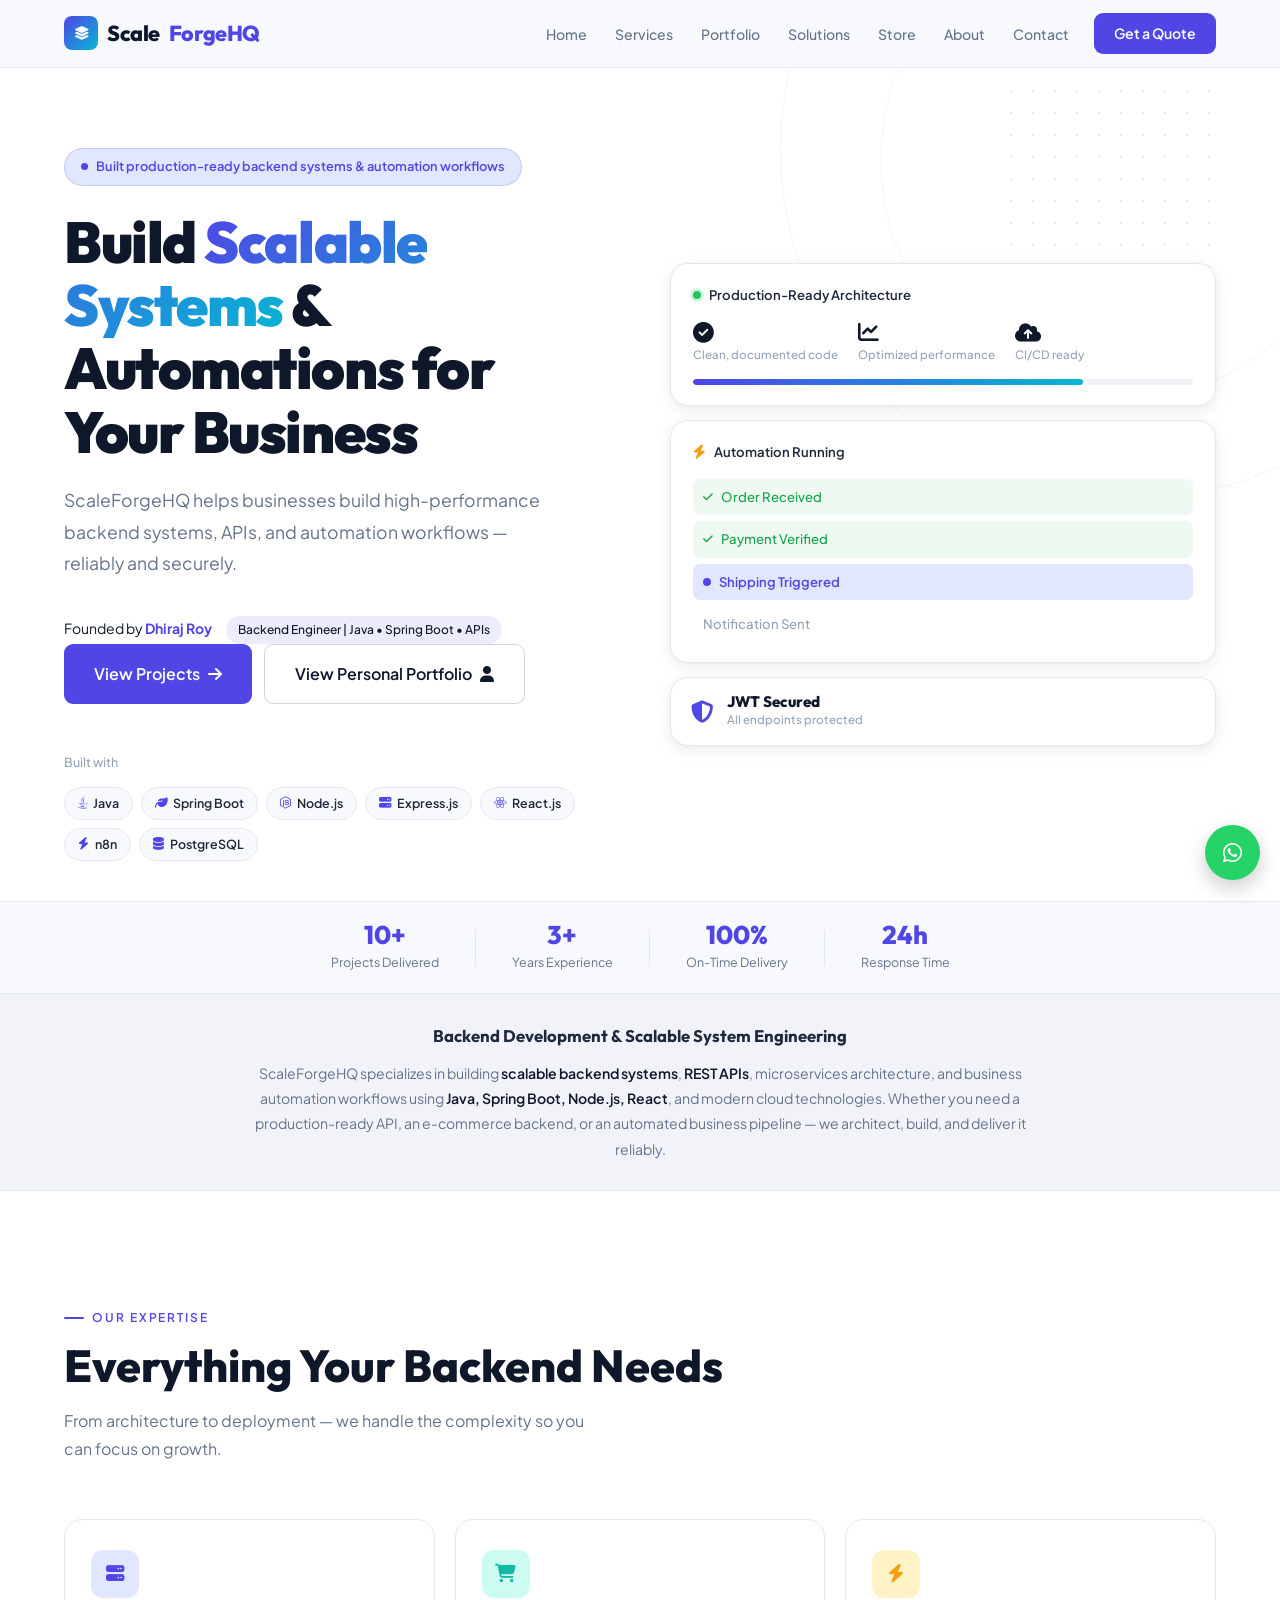
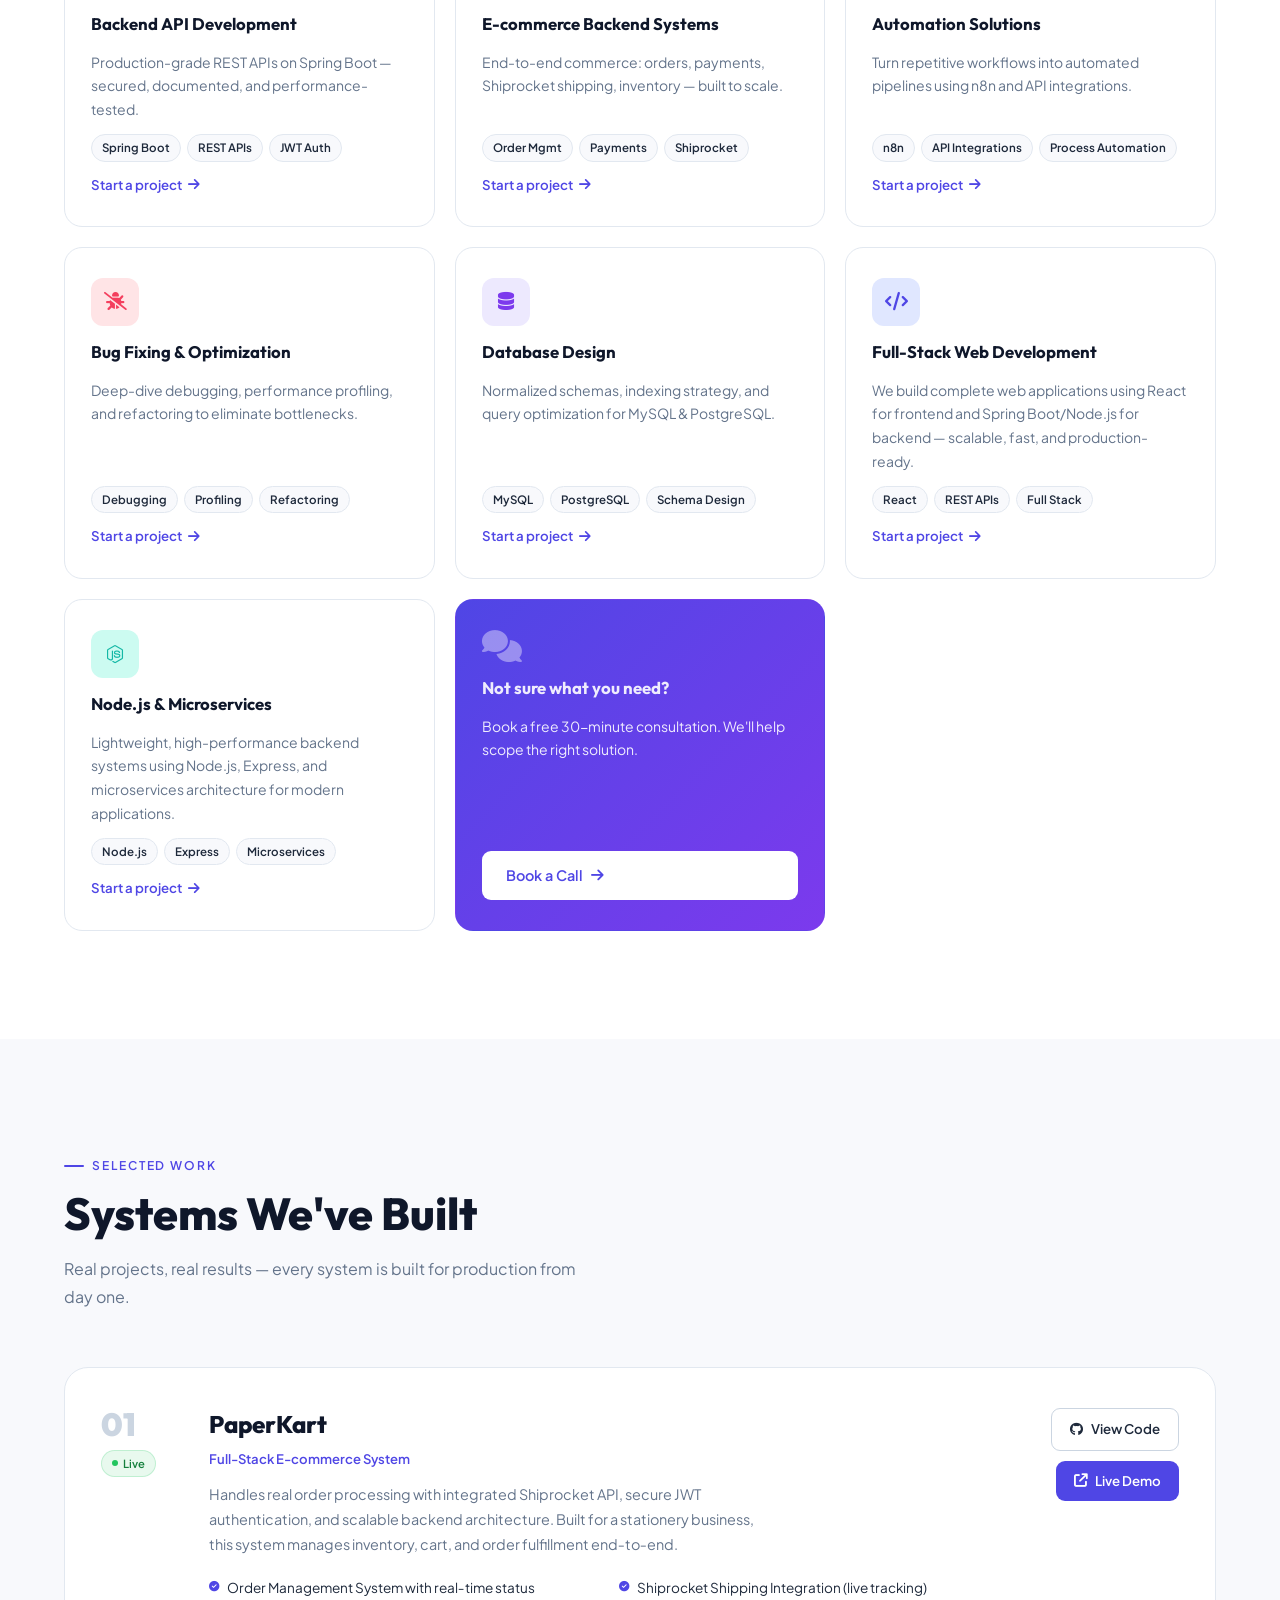
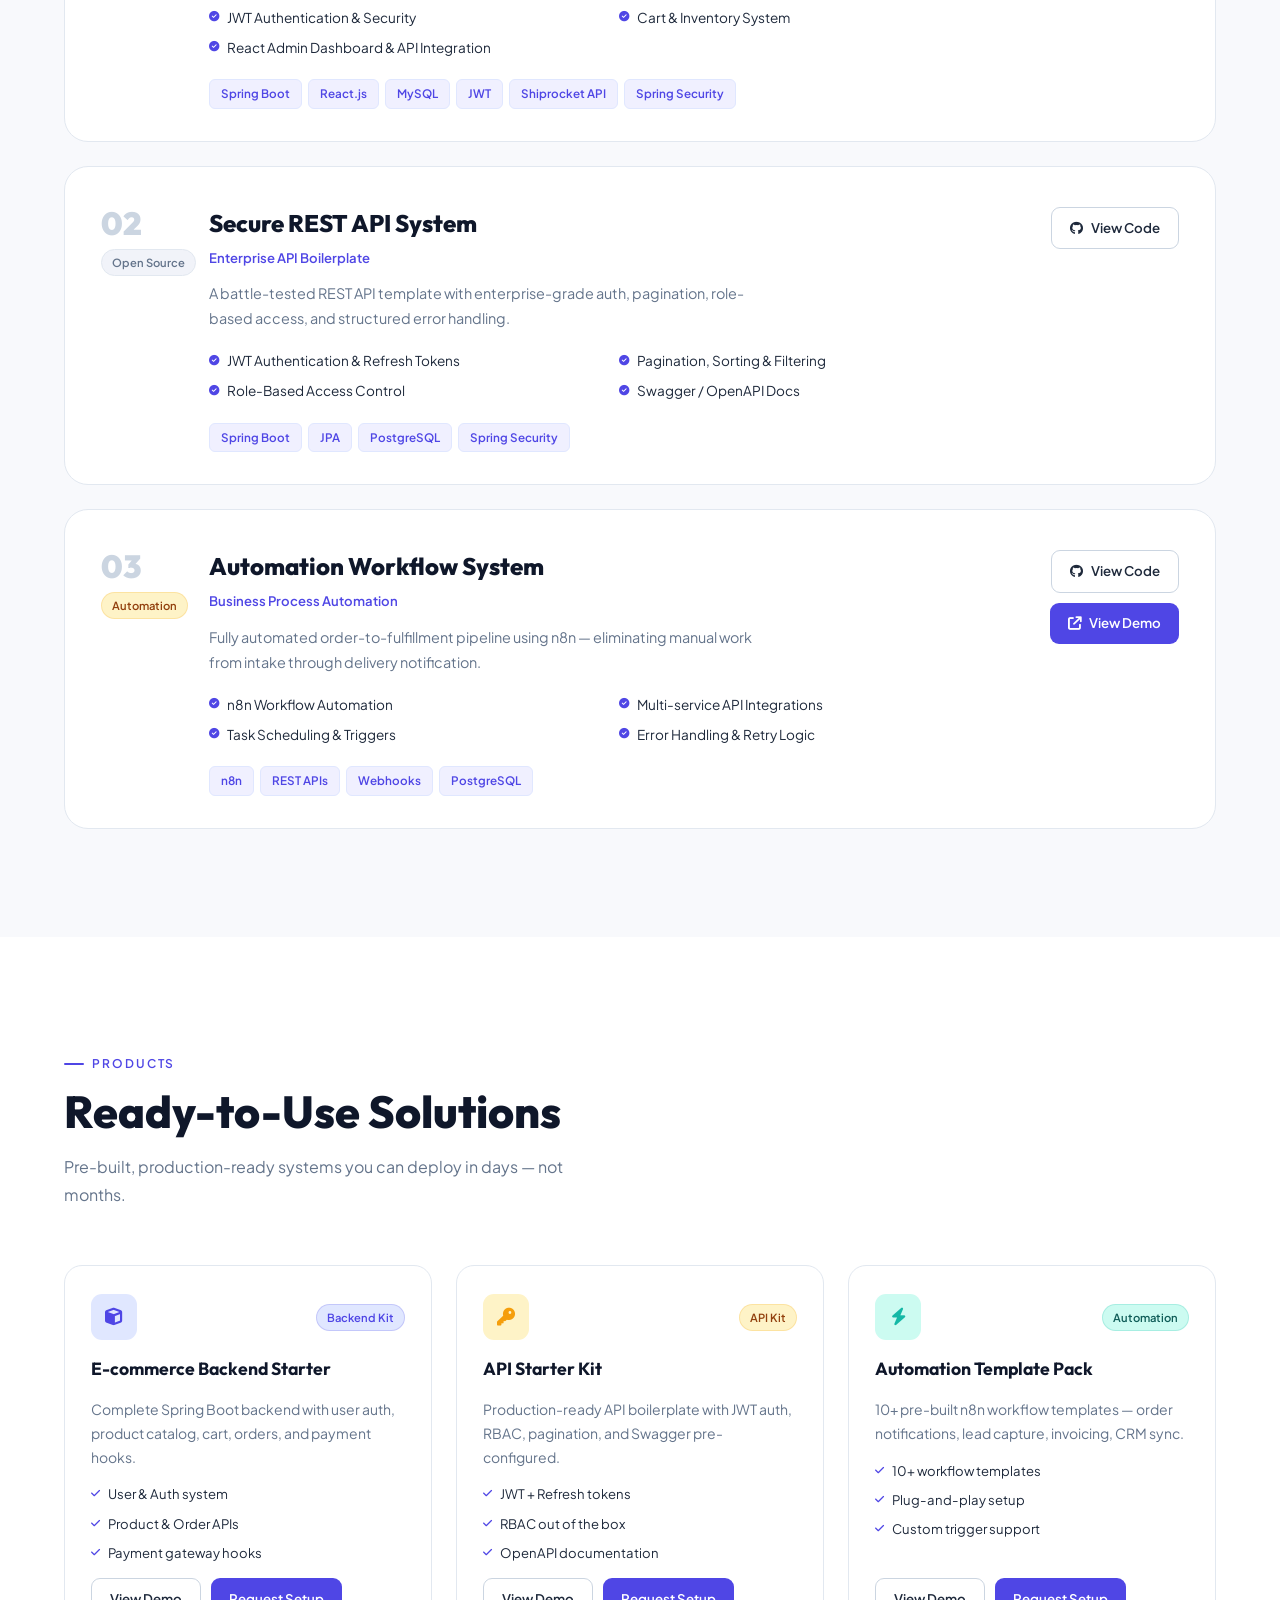
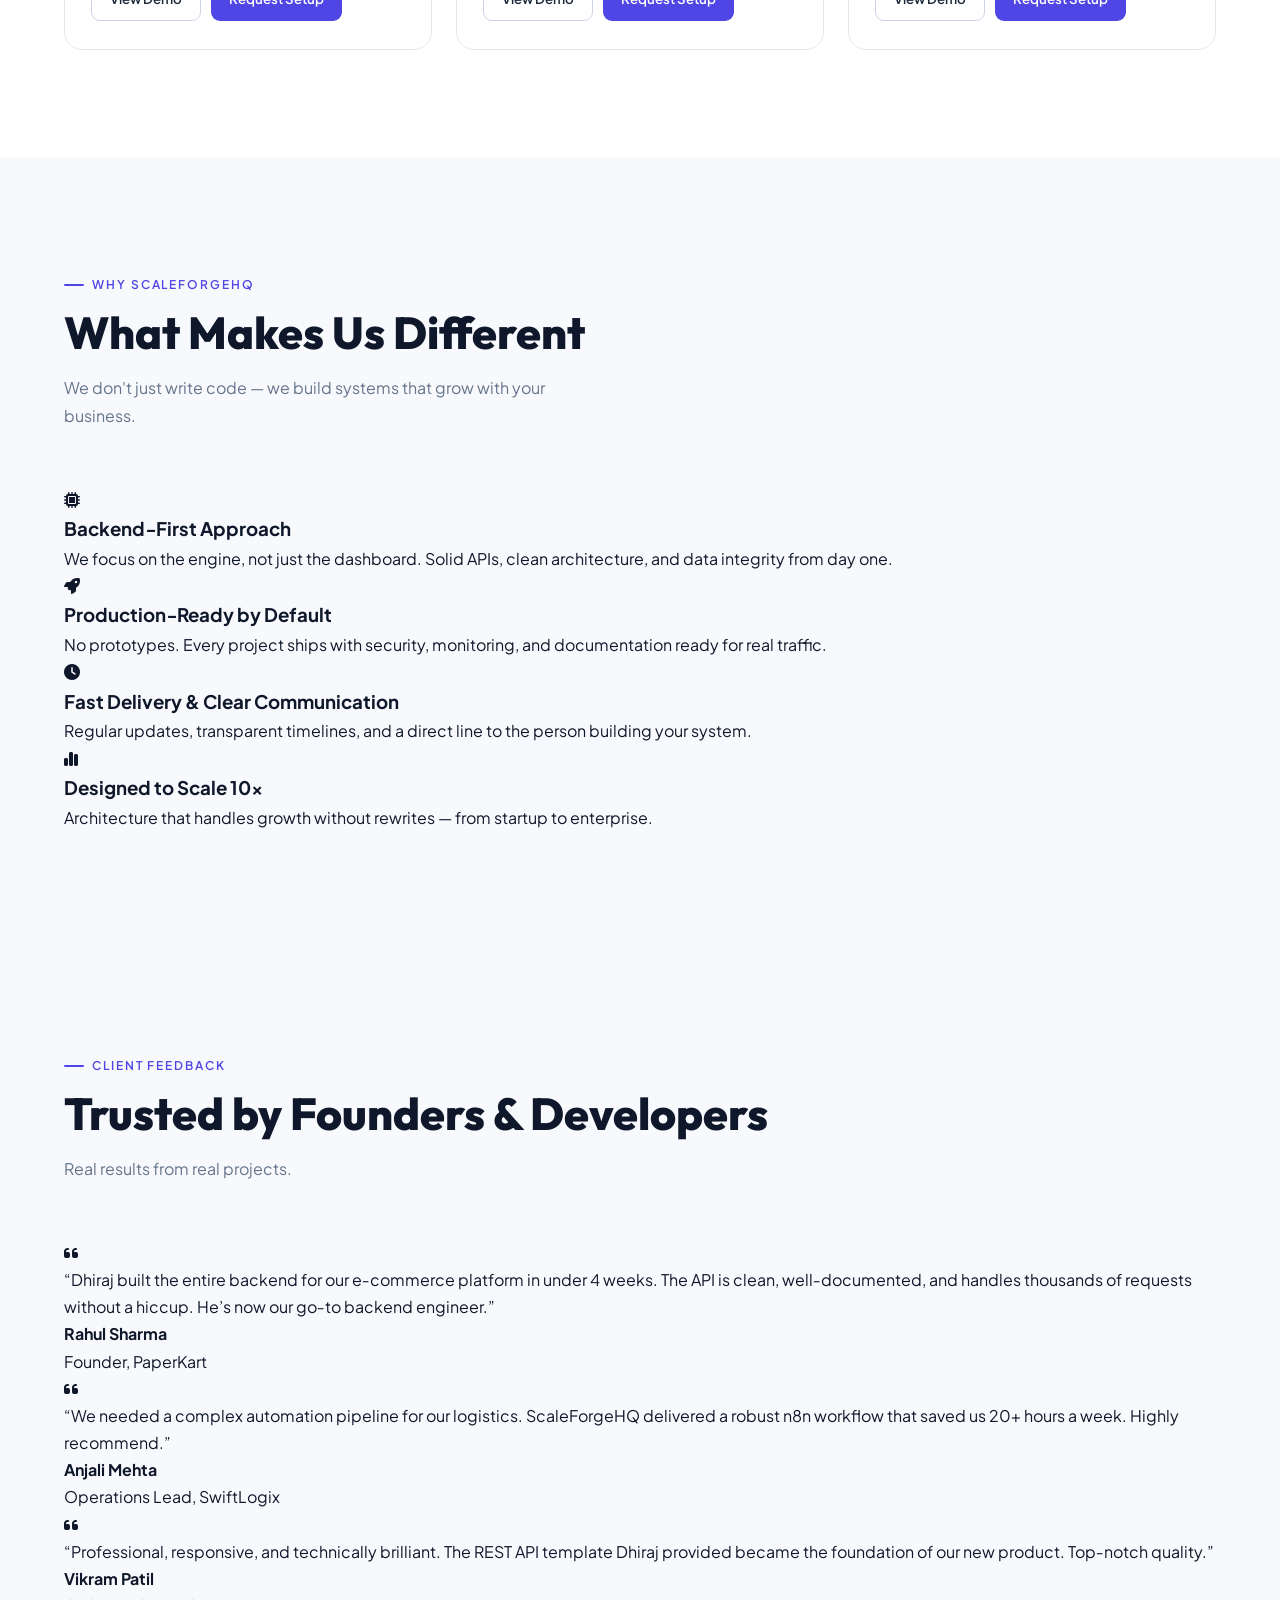
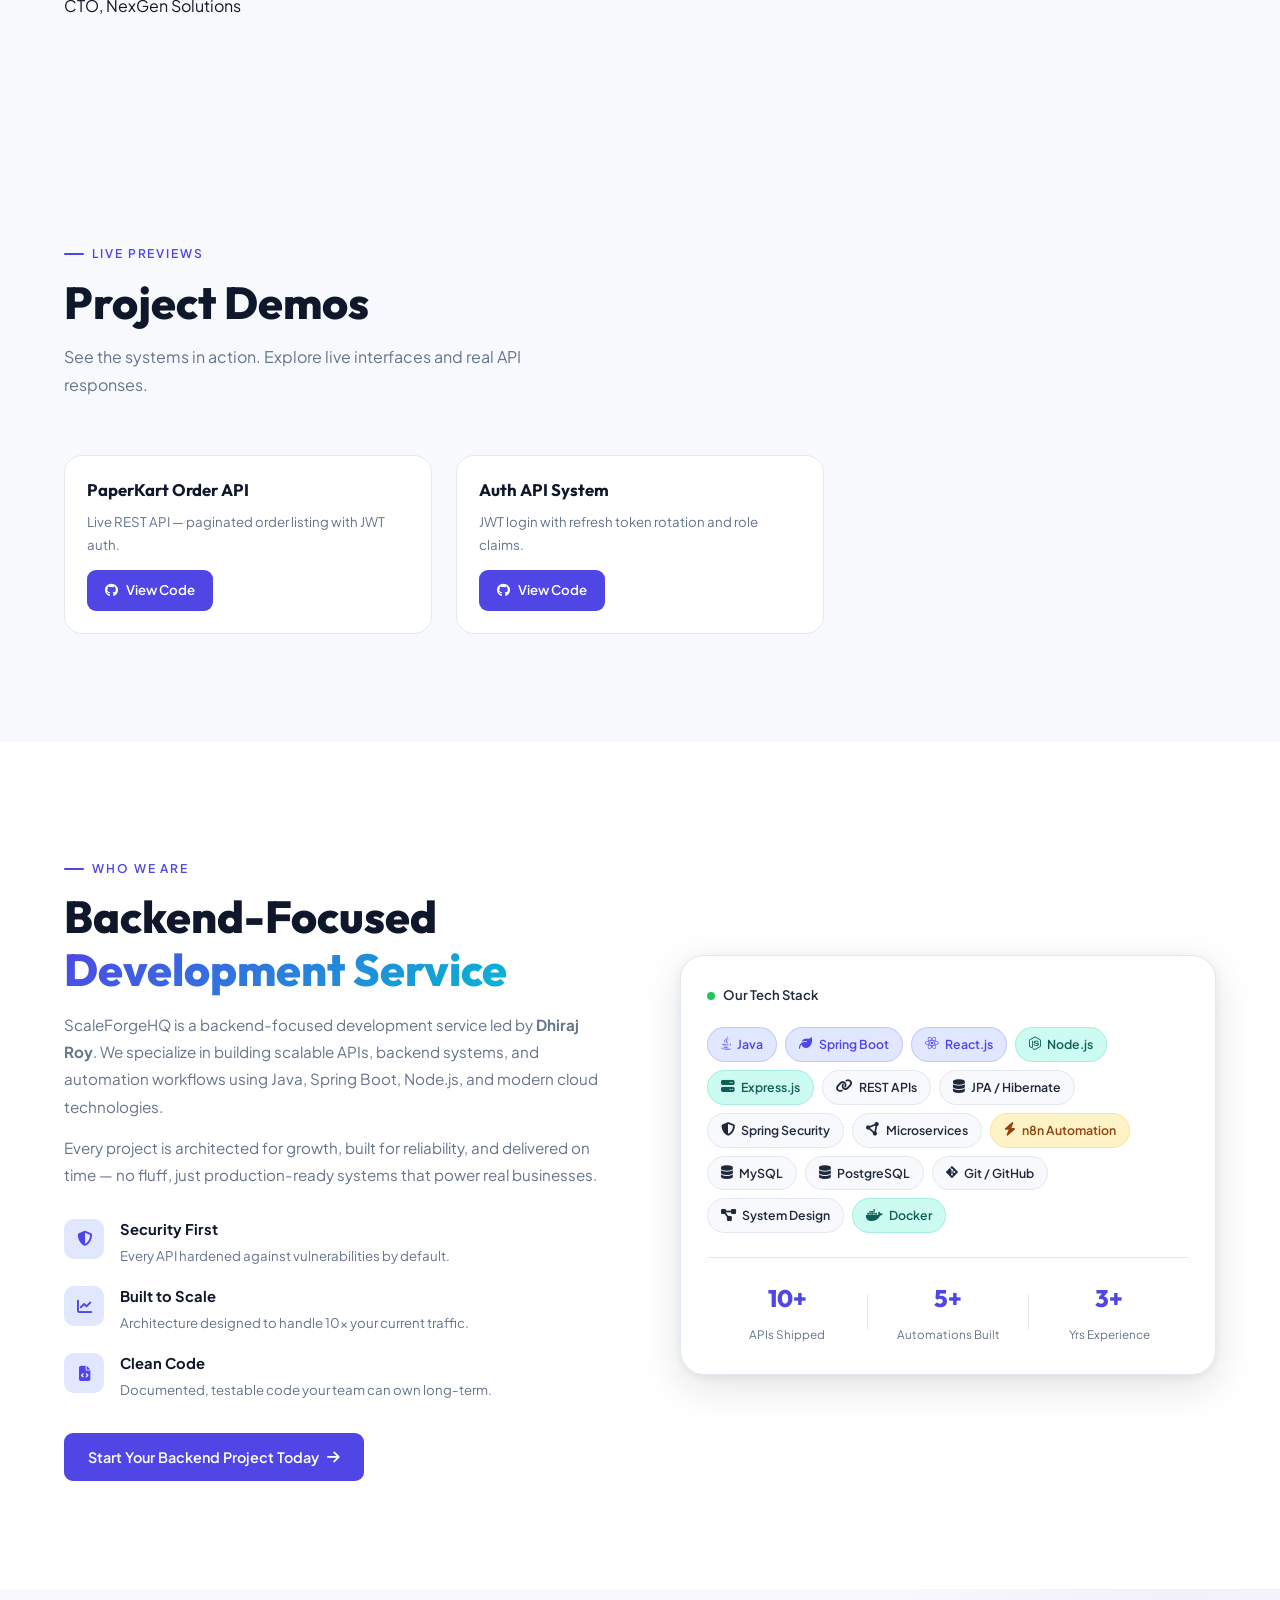
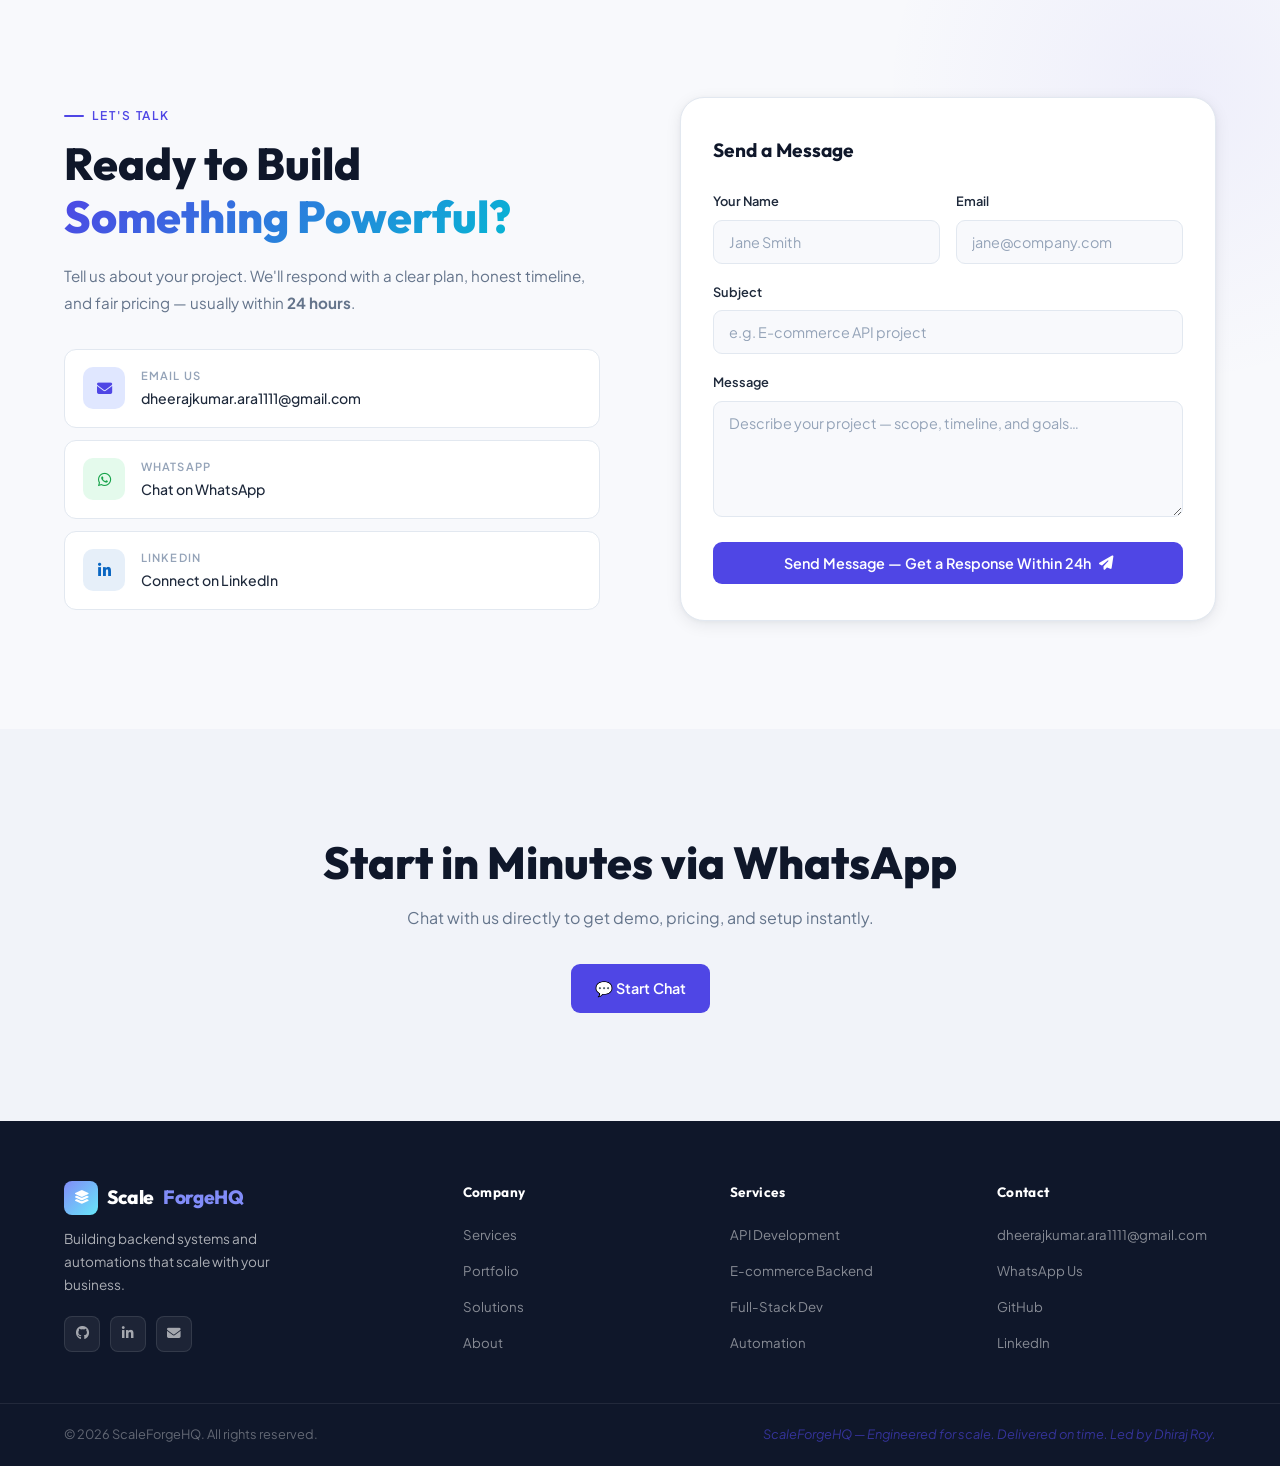
<file: index.html>
<!DOCTYPE html>
<html lang="en">
  <head>
    <meta charset="UTF-8" />
    <meta name="viewport" content="width=device-width, initial-scale=1.0" />

    <!-- Title -->
    <title>ScaleForgeHQ — Backend Systems & Automation by Dhiraj Roy</title>

    <!-- Primary SEO -->
    <meta
      name="description"
      content="ScaleForgeHQ helps businesses build scalable backend systems, REST APIs, and automation workflows. Led by backend engineer Dhiraj Roy — Java, Spring Boot, Node.js."
    />
    <meta name="robots" content="index, follow" />
    <meta name="author" content="Dhiraj Roy" />
    <meta
      name="keywords"
      content="backend development, Spring Boot, REST API, Node.js, React, automation, n8n, microservices, Java, PostgreSQL, freelance backend developer, Dhiraj Roy"
    />

    <!-- Canonical -->
    <link rel="canonical" href="https://www.scaleforgehq.com/" />

    <!-- Open Graph -->
    <meta
      property="og:title"
      content="ScaleForgeHQ — Backend Systems & Automation by Dhiraj Roy"
    />
    <meta
      property="og:description"
      content="We build scalable backend systems, REST APIs, and automation workflows. Led by experienced backend engineer Dhiraj Roy."
    />
    <meta property="og:url" content="https://www.scaleforgehq.com/" />
    <meta property="og:type" content="website" />
    <meta
      property="og:image"
      content="https://www.scaleforgehq.com/og-image.png"
    />

    <!-- Twitter -->
    <meta name="twitter:card" content="summary_large_image" />
    <meta
      name="twitter:title"
      content="ScaleForgeHQ — Backend Systems & Automation"
    />
    <meta
      name="twitter:description"
      content="Scalable backend systems, REST APIs, and automation built with Spring Boot, Node.js, and React. Led by Dhiraj Roy."
    />
    <meta
      name="twitter:image"
      content="https://www.scaleforgehq.com/og-image.png"
    />

    <!-- Security / HTTPS enforcement -->
    <meta
      http-equiv="Content-Security-Policy"
      content="upgrade-insecure-requests"
    />

    <!-- FAVICONS -->
    <link rel="icon" href="/favicon.ico" sizes="any" />
    <link rel="icon" type="image/png" href="/favicon-32x32.png" sizes="32x32" />
    <link rel="icon" type="image/png" href="/favicon-16x16.png" sizes="16x16" />
    <link rel="apple-touch-icon" href="/apple-touch-icon.png" />
    <link rel="manifest" href="/site.webmanifest" />
    <link
      rel="icon"
      type="image/png"
      sizes="192x192"
      href="/android-chrome-192x192.png"
    />
    <link
      rel="icon"
      type="image/png"
      sizes="512x512"
      href="/android-chrome-512x512.png"
    />

    <!-- Fonts -->
    <link rel="preconnect" href="https://fonts.googleapis.com" />
    <link rel="preconnect" href="https://fonts.gstatic.com" crossorigin />
    <link
      href="https://fonts.googleapis.com/css2?family=Outfit:wght@300;400;500;600;700;800;900&family=Plus+Jakarta+Sans:ital,wght@0,300;0,400;0,500;0,600;1,300&display=swap"
      rel="stylesheet"
    />

    <!-- Icons -->
    <link
      rel="stylesheet"
      href="https://cdnjs.cloudflare.com/ajax/libs/font-awesome/6.5.1/css/all.min.css"
    />

    <!-- Styles -->
    <link rel="stylesheet" href="styles.css" />
  </head>
  <body>
    <!-- ===================== NAVBAR ===================== -->
    <nav class="navbar" id="navbar">
      <div class="nav-inner">
        <a href="#home" class="logo">
          <div class="logo-mark"><i class="fa-solid fa-layer-group"></i></div>
          Scale<span>ForgeHQ</span>
        </a>

        <ul class="nav-links" id="navLinks">
          <li><a href="/#home" class="nav-link active">Home</a></li>
          <li><a href="/#services" class="nav-link">Services</a></li>
          <li><a href="/#portfolio" class="nav-link">Portfolio</a></li>
          <li><a href="/#solutions" class="nav-link">Solutions</a></li>
          <li><a href="/store" class="nav-link">Store</a></li>
          <li><a href="/#about" class="nav-link">About</a></li>
          <li><a href="/#contact" class="nav-link">Contact</a></li>
          <li class="nav-cta-wrap">
            <a href="/#contact" class="btn btn--nav">Get a Quote</a>
          </li>
        </ul>

        <button class="hamburger" id="hamburger" aria-label="Toggle menu">
          <span></span><span></span><span></span>
        </button>
      </div>
    </nav>

    <!-- ===================== HERO ===================== -->
    <section class="hero" id="home">
      <div class="hero-geo hero-geo--ring1"></div>
      <div class="hero-geo hero-geo--ring2"></div>
      <div class="hero-dots"></div>

      <div class="container hero__body">
        <div class="hero__left">
          <div class="hero-pill fade-in">
            <span class="pill-dot"></span>
            Built production-ready backend systems & automation workflows
          </div>

          <h1 class="hero-title fade-in fd2">
            Build <span class="grad-text">Scalable Systems</span> &amp;
            Automations<br class="brk" />
            for Your Business
          </h1>

          <p class="hero-sub fade-in fd3">
            ScaleForgeHQ helps businesses build high-performance backend systems,
            APIs, and automation workflows — reliably and securely.
          </p>

          <!-- Founder Identity (Hero) -->
          <p style="margin-top: 12px; font-size: 14px; opacity: 0.85;" class="fade-in fd3">
            Founded by <a href="https://dhirajroy.com" target="_blank" style="font-weight: 700; color: var(--indigo); text-decoration: none;"><strong>Dhiraj Roy</strong></a>
            <span style="display: inline-block; margin-left: 12px; padding: 4px 12px; background: rgba(79, 70, 229, 0.1); border-radius: 40px; font-size: 12px; font-weight: 500;">Backend Engineer | Java • Spring Boot • APIs</span>
          </p>

          <div class="hero-actions fade-in fd4">
            <a href="#portfolio" class="btn btn--primary btn--lg">
              View Projects <i class="fa-solid fa-arrow-right"></i>
            </a>
            <a href="https://dhirajroy.com" target="_blank" class="btn btn--outline-dark btn--lg">
              View Personal Portfolio <i class="fa-solid fa-user"></i>
            </a>
          </div>

          <div class="hero-trust fade-in fd5">
            <span class="trust-label">Built with</span>
            <div class="trust-chips">
              <span><i class="fa-brands fa-java"></i> Java</span>
              <span><i class="fa-solid fa-leaf"></i> Spring Boot</span>
              <span><i class="fa-brands fa-node-js"></i> Node.js</span>
              <span><i class="fa-solid fa-server"></i> Express.js</span>
              <span><i class="fa-brands fa-react"></i> React.js</span>
              <span><i class="fa-solid fa-bolt"></i> n8n</span>
              <span><i class="fa-solid fa-database"></i> PostgreSQL</span>
            </div>
          </div>
        </div>

        <div class="hero__right fade-in fd3">
          <div class="hcard-stack">
            <div class="hcard hcard--main">
              <div class="hcard-head">
                <span class="hdot hdot--green"></span>
                <span class="hcard-label">Production-Ready Architecture</span>
              </div>
              <div class="hcard-metrics">
                <div class="hm">
                  <span class="hm-val"><i class="fa-solid fa-check-circle"></i></span>
                  <span class="hm-key">Clean, documented code</span>
                </div>
                <div class="hm">
                  <span class="hm-val"><i class="fa-solid fa-chart-line"></i></span>
                  <span class="hm-key">Optimized performance</span>
                </div>
                <div class="hm">
                  <span class="hm-val"><i class="fa-solid fa-cloud-upload-alt"></i></span>
                  <span class="hm-key">CI/CD ready</span>
                </div>
              </div>
              <div class="hcard-bar"><div class="hcard-bar-fill"></div></div>
            </div>

            <div class="hcard hcard--flow">
              <div class="hcard-head">
                <i class="fa-solid fa-bolt hc-ico"></i>
                <span>Automation Running</span>
              </div>
              <div class="flow-steps">
                <div class="fs fs--done">
                  <i class="fa-solid fa-check"></i> Order Received
                </div>
                <div class="fs fs--done">
                  <i class="fa-solid fa-check"></i> Payment Verified
                </div>
                <div class="fs fs--active">
                  <span class="pulse-ring"></span> Shipping Triggered
                </div>
                <div class="fs fs--idle">Notification Sent</div>
              </div>
            </div>

            <div class="hcard hcard--mini">
              <i class="fa-solid fa-shield-halved hc-ico hc-ico--indigo"></i>
              <div>
                <p class="hm-val" style="font-size: 0.95rem; margin: 0">
                  JWT Secured
                </p>
                <p class="hm-key" style="margin: 0">All endpoints protected</p>
              </div>
            </div>
          </div>
        </div>
      </div>

      <div class="hero-statsbar fade-in fd6">
        <div class="container statsbar-inner">
          <div class="sbi">
            <strong>10+</strong><span>Projects Delivered</span>
          </div>
          <div class="sbi-sep"></div>
          <div class="sbi">
            <strong>3+</strong><span>Years Experience</span>
          </div>
          <div class="sbi-sep"></div>
          <div class="sbi">
            <strong>100%</strong><span>On-Time Delivery</span>
          </div>
          <div class="sbi-sep"></div>
          <div class="sbi"><strong>24h</strong><span>Response Time</span></div>
        </div>
      </div>
    </section>

    <!-- ===================== SEO KEYWORD SECTION ===================== -->
    <section class="seo-section" id="seo-intro">
      <div class="container seo-inner">
        <h2>Backend Development &amp; Scalable System Engineering</h2>
        <p>
          ScaleForgeHQ specializes in building
          <strong>scalable backend systems</strong>, <strong>REST APIs</strong>,
          microservices architecture, and business automation workflows using
          <strong>Java, Spring Boot, Node.js, React</strong>, and modern cloud
          technologies. Whether you need a production-ready API, an e-commerce
          backend, or an automated business pipeline — we architect, build, and
          deliver it reliably.
        </p>
      </div>
    </section>

    <!-- ===================== SERVICES ===================== -->
    <section class="services section" id="services">
      <div class="container">
        <div class="sec-tag reveal">Our Expertise</div>
        <div class="sec-head reveal rd1">
          <h2 class="sec-title">Everything Your Backend Needs</h2>
          <p class="sec-sub">
            From architecture to deployment — we handle the complexity so you
            can focus on growth.
          </p>
        </div>

        <div class="svc-grid">
          <div class="svc-card reveal">
            <div class="svc-icon ico--indigo">
              <i class="fa-solid fa-server"></i>
            </div>
            <h3>Backend API Development</h3>
            <p>
              Production-grade REST APIs on Spring Boot — secured, documented,
              and performance-tested.
            </p>
            <ul class="svc-tags">
              <li>Spring Boot</li>
              <li>REST APIs</li>
              <li>JWT Auth</li>
            </ul>
            <a href="#contact" class="svc-link"
              >Start a project <i class="fa-solid fa-arrow-right"></i
            ></a>
          </div>

          <div class="svc-card reveal rd1">
            <div class="svc-icon ico--teal">
              <i class="fa-solid fa-cart-shopping"></i>
            </div>
            <h3>E-commerce Backend Systems</h3>
            <p>
              End-to-end commerce: orders, payments, Shiprocket shipping,
              inventory — built to scale.
            </p>
            <ul class="svc-tags">
              <li>Order Mgmt</li>
              <li>Payments</li>
              <li>Shiprocket</li>
            </ul>
            <a href="#contact" class="svc-link"
              >Start a project <i class="fa-solid fa-arrow-right"></i
            ></a>
          </div>

          <div class="svc-card reveal rd2">
            <div class="svc-icon ico--amber">
              <i class="fa-solid fa-bolt"></i>
            </div>
            <h3>Automation Solutions</h3>
            <p>
              Turn repetitive workflows into automated pipelines using n8n and
              API integrations.
            </p>
            <ul class="svc-tags">
              <li>n8n</li>
              <li>API Integrations</li>
              <li>Process Automation</li>
            </ul>
            <a href="#contact" class="svc-link"
              >Start a project <i class="fa-solid fa-arrow-right"></i
            ></a>
          </div>

          <div class="svc-card reveal">
            <div class="svc-icon ico--rose">
              <i class="fa-solid fa-bug-slash"></i>
            </div>
            <h3>Bug Fixing &amp; Optimization</h3>
            <p>
              Deep-dive debugging, performance profiling, and refactoring to
              eliminate bottlenecks.
            </p>
            <ul class="svc-tags">
              <li>Debugging</li>
              <li>Profiling</li>
              <li>Refactoring</li>
            </ul>
            <a href="#contact" class="svc-link"
              >Start a project <i class="fa-solid fa-arrow-right"></i
            ></a>
          </div>

          <div class="svc-card reveal rd1">
            <div class="svc-icon ico--violet">
              <i class="fa-solid fa-database"></i>
            </div>
            <h3>Database Design</h3>
            <p>
              Normalized schemas, indexing strategy, and query optimization for
              MySQL &amp; PostgreSQL.
            </p>
            <ul class="svc-tags">
              <li>MySQL</li>
              <li>PostgreSQL</li>
              <li>Schema Design</li>
            </ul>
            <a href="#contact" class="svc-link"
              >Start a project <i class="fa-solid fa-arrow-right"></i
            ></a>
          </div>

          <div class="svc-card reveal rd2">
            <div class="svc-icon ico--indigo">
              <i class="fa-solid fa-code"></i>
            </div>
            <h3>Full-Stack Web Development</h3>
            <p>
              We build complete web applications using React for frontend and
              Spring Boot/Node.js for backend — scalable, fast, and
              production-ready.
            </p>
            <ul class="svc-tags">
              <li>React</li>
              <li>REST APIs</li>
              <li>Full Stack</li>
            </ul>
            <a href="#contact" class="svc-link"
              >Start a project <i class="fa-solid fa-arrow-right"></i
            ></a>
          </div>

          <div class="svc-card reveal">
            <div class="svc-icon ico--teal">
              <i class="fa-brands fa-node-js"></i>
            </div>
            <h3>Node.js &amp; Microservices</h3>
            <p>
              Lightweight, high-performance backend systems using Node.js,
              Express, and microservices architecture for modern applications.
            </p>
            <ul class="svc-tags">
              <li>Node.js</li>
              <li>Express</li>
              <li>Microservices</li>
            </ul>
            <a href="#contact" class="svc-link"
              >Start a project <i class="fa-solid fa-arrow-right"></i
            ></a>
          </div>

          <div class="svc-card svc-card--cta reveal rd1">
            <i class="fa-solid fa-comments svc-cta-ico"></i>
            <h3>Not sure what you need?</h3>
            <p>
              Book a free 30-minute consultation. We'll help scope the right
              solution.
            </p>
            <a href="#contact" class="btn btn--primary" style="margin-top: auto"
              >Book a Call <i class="fa-solid fa-arrow-right"></i
            ></a>
          </div>
        </div>
      </div>
    </section>

    <!-- ===================== PORTFOLIO ===================== -->
    <section class="portfolio section" id="portfolio">
      <div class="container">
        <div class="sec-tag reveal">Selected Work</div>
        <div class="sec-head reveal rd1">
          <h2 class="sec-title">Systems We've Built</h2>
          <p class="sec-sub">
            Real projects, real results — every system is built for production
            from day one.
          </p>
        </div>

        <div class="proj-list">
          <div class="proj-card reveal">
            <div class="proj-meta">
              <span class="proj-num">01</span>
              <span class="proj-badge proj-badge--live"
                ><span class="live-dot"></span> Live</span
              >
            </div>
            <div class="proj-body">
              <h3>PaperKart</h3>
              <p class="proj-type">Full-Stack E-commerce System</p>
              <p class="proj-desc">
                Handles real order processing with integrated Shiprocket API,
                secure JWT authentication, and scalable backend architecture.
                Built for a stationery business, this system manages inventory,
                cart, and order fulfillment end‑to‑end.
              </p>
              <ul class="proj-features">
                <li>
                  <i class="fa-solid fa-circle-check"></i> Order Management
                  System with real‑time status
                </li>
                <li>
                  <i class="fa-solid fa-circle-check"></i> Shiprocket Shipping
                  Integration (live tracking)
                </li>
                <li>
                  <i class="fa-solid fa-circle-check"></i> JWT Authentication
                  &amp; Security
                </li>
                <li>
                  <i class="fa-solid fa-circle-check"></i> Cart &amp; Inventory
                  System
                </li>
                <li>
                  <i class="fa-solid fa-circle-check"></i> React Admin Dashboard
                  &amp; API Integration
                </li>
              </ul>
              <div class="proj-stack">
                <span>Spring Boot</span><span>React.js</span><span>MySQL</span
                ><span>JWT</span><span>Shiprocket API</span
                ><span>Spring Security</span>
              </div>
            </div>
            <div class="proj-actions">
              <a
                href="https://github.com/dhirajkumarroy/paperkart"
                target="_blank"
                class="btn btn--outline btn--sm"
                ><i class="fa-brands fa-github"></i> View Code</a
              >
              <a href="#demos" class="btn btn--primary btn--sm"
                ><i class="fa-solid fa-arrow-up-right-from-square"></i> Live
                Demo</a
              >
            </div>
          </div>

          <div class="proj-card reveal rd1">
            <div class="proj-meta">
              <span class="proj-num">02</span>
              <span class="proj-badge">Open Source</span>
            </div>
            <div class="proj-body">
              <h3>Secure REST API System</h3>
              <p class="proj-type">Enterprise API Boilerplate</p>
              <p class="proj-desc">
                A battle-tested REST API template with enterprise-grade auth,
                pagination, role-based access, and structured error handling.
              </p>
              <ul class="proj-features">
                <li>
                  <i class="fa-solid fa-circle-check"></i> JWT Authentication
                  &amp; Refresh Tokens
                </li>
                <li>
                  <i class="fa-solid fa-circle-check"></i> Pagination, Sorting
                  &amp; Filtering
                </li>
                <li>
                  <i class="fa-solid fa-circle-check"></i> Role-Based Access
                  Control
                </li>
                <li>
                  <i class="fa-solid fa-circle-check"></i> Swagger / OpenAPI
                  Docs
                </li>
              </ul>
              <div class="proj-stack">
                <span>Spring Boot</span><span>JPA</span><span>PostgreSQL</span
                ><span>Spring Security</span>
              </div>
            </div>
            <div class="proj-actions">
              <a
                href="https://github.com/dhirajkumarroy/secure-rest-api"
                target="_blank"
                class="btn btn--outline btn--sm"
                ><i class="fa-brands fa-github"></i> View Code</a
              >
            </div>
          </div>

          <div class="proj-card reveal rd2">
            <div class="proj-meta">
              <span class="proj-num">03</span>
              <span class="proj-badge proj-badge--amber">Automation</span>
            </div>
            <div class="proj-body">
              <h3>Automation Workflow System</h3>
              <p class="proj-type">Business Process Automation</p>
              <p class="proj-desc">
                Fully automated order-to-fulfillment pipeline using n8n —
                eliminating manual work from intake through delivery
                notification.
              </p>
              <ul class="proj-features">
                <li>
                  <i class="fa-solid fa-circle-check"></i> n8n Workflow
                  Automation
                </li>
                <li>
                  <i class="fa-solid fa-circle-check"></i> Multi-service API
                  Integrations
                </li>
                <li>
                  <i class="fa-solid fa-circle-check"></i> Task Scheduling &amp;
                  Triggers
                </li>
                <li>
                  <i class="fa-solid fa-circle-check"></i> Error Handling &amp;
                  Retry Logic
                </li>
              </ul>
              <div class="proj-stack">
                <span>n8n</span><span>REST APIs</span><span>Webhooks</span
                ><span>PostgreSQL</span>
              </div>
            </div>
            <div class="proj-actions">
              <a
                href="https://github.com/dhirajkumarroy/automation-system"
                target="_blank"
                class="btn btn--outline btn--sm"
                ><i class="fa-brands fa-github"></i> View Code</a
              >
              <a href="#demos" class="btn btn--primary btn--sm"
                ><i class="fa-solid fa-arrow-up-right-from-square"></i> View
                Demo</a
              >
            </div>
          </div>
        </div>
      </div>
    </section>

    <!-- ===================== SOLUTIONS ===================== -->
    <section class="solutions section" id="solutions">
      <div class="container">
        <div class="sec-tag reveal">Products</div>
        <div class="sec-head reveal rd1">
          <h2 class="sec-title">Ready-to-Use Solutions</h2>
          <p class="sec-sub">
            Pre-built, production-ready systems you can deploy in days — not
            months.
          </p>
        </div>

        <div class="sol-grid">
          <div class="sol-card reveal">
            <div class="sol-top">
              <div class="sol-icon"><i class="fa-solid fa-cube"></i></div>
              <span class="sol-badge">Backend Kit</span>
            </div>
            <h3>E-commerce Backend Starter</h3>
            <p>
              Complete Spring Boot backend with user auth, product catalog,
              cart, orders, and payment hooks.
            </p>
            <ul class="sol-feats">
              <li><i class="fa-solid fa-check"></i> User &amp; Auth system</li>
              <li>
                <i class="fa-solid fa-check"></i> Product &amp; Order APIs
              </li>
              <li><i class="fa-solid fa-check"></i> Payment gateway hooks</li>
            </ul>
            <div class="sol-actions">
              <a href="#demos" class="btn btn--outline btn--sm">View Demo</a>
              <a href="#contact" class="btn btn--primary btn--sm"
                >Request Setup</a
              >
            </div>
          </div>

          <div class="sol-card reveal rd1">
            <div class="sol-top">
              <div class="sol-icon sol-icon--amber">
                <i class="fa-solid fa-key"></i>
              </div>
              <span class="sol-badge sol-badge--amber">API Kit</span>
            </div>
            <h3>API Starter Kit</h3>
            <p>
              Production-ready API boilerplate with JWT auth, RBAC, pagination,
              and Swagger pre-configured.
            </p>
            <ul class="sol-feats">
              <li><i class="fa-solid fa-check"></i> JWT + Refresh tokens</li>
              <li><i class="fa-solid fa-check"></i> RBAC out of the box</li>
              <li><i class="fa-solid fa-check"></i> OpenAPI documentation</li>
            </ul>
            <div class="sol-actions">
              <a href="#demos" class="btn btn--outline btn--sm">View Demo</a>
              <a href="#contact" class="btn btn--primary btn--sm"
                >Request Setup</a
              >
            </div>
          </div>

          <div class="sol-card reveal rd2">
            <div class="sol-top">
              <div class="sol-icon sol-icon--teal">
                <i class="fa-solid fa-bolt"></i>
              </div>
              <span class="sol-badge sol-badge--teal">Automation</span>
            </div>
            <h3>Automation Template Pack</h3>
            <p>
              10+ pre-built n8n workflow templates — order notifications, lead
              capture, invoicing, CRM sync.
            </p>
            <ul class="sol-feats">
              <li><i class="fa-solid fa-check"></i> 10+ workflow templates</li>
              <li><i class="fa-solid fa-check"></i> Plug-and-play setup</li>
              <li><i class="fa-solid fa-check"></i> Custom trigger support</li>
            </ul>
            <div class="sol-actions">
              <a href="#demos" class="btn btn--outline btn--sm">View Demo</a>
              <a href="#contact" class="btn btn--primary btn--sm"
                >Request Setup</a
              >
            </div>
          </div>
        </div>
      </div>
    </section>

    <!-- ===================== WHY CHOOSE SCALEFORGEHQ (NEW) ===================== -->
    <section class="why-us section" id="why-us">
      <div class="container">
        <div class="sec-tag reveal">Why ScaleForgeHQ</div>
        <div class="sec-head reveal rd1">
          <h2 class="sec-title">What Makes Us Different</h2>
          <p class="sec-sub">
            We don't just write code — we build systems that grow with your business.
          </p>
        </div>
        <div class="why-grid">
          <div class="why-card reveal">
            <div class="why-icon"><i class="fa-solid fa-microchip"></i></div>
            <h3>Backend‑First Approach</h3>
            <p>We focus on the engine, not just the dashboard. Solid APIs, clean architecture, and data integrity from day one.</p>
          </div>
          <div class="why-card reveal rd1">
            <div class="why-icon"><i class="fa-solid fa-rocket"></i></div>
            <h3>Production‑Ready by Default</h3>
            <p>No prototypes. Every project ships with security, monitoring, and documentation ready for real traffic.</p>
          </div>
          <div class="why-card reveal rd2">
            <div class="why-icon"><i class="fa-solid fa-clock"></i></div>
            <h3>Fast Delivery & Clear Communication</h3>
            <p>Regular updates, transparent timelines, and a direct line to the person building your system.</p>
          </div>
          <div class="why-card reveal">
            <div class="why-icon"><i class="fa-solid fa-chart-simple"></i></div>
            <h3>Designed to Scale 10x</h3>
            <p>Architecture that handles growth without rewrites — from startup to enterprise.</p>
          </div>
        </div>
      </div>
    </section>

    <!-- ===================== TESTIMONIALS (REALISTIC PLACEHOLDER) ===================== -->
    <section class="testimonials section" id="testimonials">
      <div class="container">
        <div class="sec-tag reveal">Client Feedback</div>
        <div class="sec-head reveal rd1">
          <h2 class="sec-title">Trusted by Founders & Developers</h2>
          <p class="sec-sub">
            Real results from real projects.
          </p>
        </div>
        <div class="testimonial-grid">
          <div class="testimonial-card reveal">
            <div class="quote-icon"><i class="fa-solid fa-quote-left"></i></div>
            <p class="testimonial-text">“Dhiraj built the entire backend for our e‑commerce platform in under 4 weeks. The API is clean, well‑documented, and handles thousands of requests without a hiccup. He’s now our go‑to backend engineer.”</p>
            <div class="testimonial-author">
              <div><strong>Rahul Sharma</strong><br />Founder, PaperKart</div>
            </div>
          </div>
          <div class="testimonial-card reveal rd1">
            <div class="quote-icon"><i class="fa-solid fa-quote-left"></i></div>
            <p class="testimonial-text">“We needed a complex automation pipeline for our logistics. ScaleForgeHQ delivered a robust n8n workflow that saved us 20+ hours a week. Highly recommend.”</p>
            <div class="testimonial-author">
              <div><strong>Anjali Mehta</strong><br />Operations Lead, SwiftLogix</div>
            </div>
          </div>
          <div class="testimonial-card reveal rd2">
            <div class="quote-icon"><i class="fa-solid fa-quote-left"></i></div>
            <p class="testimonial-text">“Professional, responsive, and technically brilliant. The REST API template Dhiraj provided became the foundation of our new product. Top‑notch quality.”</p>
            <div class="testimonial-author">
              <div><strong>Vikram Patil</strong><br />CTO, NexGen Solutions</div>
            </div>
          </div>
        </div>
      </div>
    </section>

    <!-- ===================== DEMOS ===================== -->
    <section class="demos section" id="demos">
      <div class="container">
        <div class="sec-tag reveal">Live Previews</div>
        <div class="sec-head reveal rd1">
          <h2 class="sec-title">Project Demos</h2>
          <p class="sec-sub">
            See the systems in action. Explore live interfaces and real API
            responses.
          </p>
        </div>
        <div class="demos-grid">
          <div class="demo-card reveal">
            <div class="demo-info">
              <h3>PaperKart Order API</h3>
              <p>Live REST API — paginated order listing with JWT auth.</p>
              <div class="demo-btns">
                <a
                  href="https://github.com/dhirajkumarroy/paperkart"
                  target="_blank"
                  class="btn btn--primary btn--sm"
                  ><i class="fa-brands fa-github"></i> View Code</a
                >
              </div>
            </div>
          </div>
          <div class="demo-card reveal rd1">
            <div class="demo-info">
              <h3>Auth API System</h3>
              <p>JWT login with refresh token rotation and role claims.</p>
              <div class="demo-btns">
                <a
                  href="https://github.com/dhirajkumarroy/secure-rest-api"
                  target="_blank"
                  class="btn btn--primary btn--sm"
                  ><i class="fa-brands fa-github"></i> View Code</a
                >
              </div>
            </div>
          </div>
        </div>
      </div>
    </section>

    <!-- ===================== ABOUT ===================== -->
    <section class="about section" id="about">
      <div class="container about-grid">
        <div class="about-left reveal">
          <div class="sec-tag">Who We Are</div>
          <h2 class="sec-title">
            Backend-Focused<br /><span class="grad-text">Development Service</span>
          </h2>
          <p class="about-text">
            ScaleForgeHQ is a backend-focused development service led by <strong>Dhiraj Roy</strong>.
            We specialize in building scalable APIs, backend systems, and automation workflows
            using Java, Spring Boot, Node.js, and modern cloud technologies.
          </p>
          <p class="about-text">
            Every project is architected for growth, built for reliability, and delivered on time — 
            no fluff, just production-ready systems that power real businesses.
          </p>

          <div class="values">
            <div class="val-item">
              <div class="val-ico">
                <i class="fa-solid fa-shield-halved"></i>
              </div>
              <div>
                <strong>Security First</strong>
                <p>Every API hardened against vulnerabilities by default.</p>
              </div>
            </div>
            <div class="val-item">
              <div class="val-ico"><i class="fa-solid fa-chart-line"></i></div>
              <div>
                <strong>Built to Scale</strong>
                <p>Architecture designed to handle 10x your current traffic.</p>
              </div>
            </div>
            <div class="val-item">
              <div class="val-ico"><i class="fa-solid fa-file-code"></i></div>
              <div>
                <strong>Clean Code</strong>
                <p>Documented, testable code your team can own long-term.</p>
              </div>
            </div>
          </div>

          <a href="#contact" class="btn btn--primary" style="margin-top: 32px"
            >Start Your Backend Project Today <i class="fa-solid fa-arrow-right"></i
          ></a>
        </div>

        <div class="about-right reveal rd2">
          <div class="skills-board">
            <div class="sb-header">
              <span class="sbd sbd--green"></span>
              <span>Our Tech Stack</span>
            </div>
            <div class="skill-chips">
              <div class="sc sc--indigo"><i class="fa-brands fa-java"></i> Java</div>
              <div class="sc sc--indigo"><i class="fa-solid fa-leaf"></i> Spring Boot</div>
              <div class="sc sc--indigo"><i class="fa-brands fa-react"></i> React.js</div>
              <div class="sc sc--teal"><i class="fa-brands fa-node-js"></i> Node.js</div>
              <div class="sc sc--teal"><i class="fa-solid fa-server"></i> Express.js</div>
              <div class="sc"><i class="fa-solid fa-link"></i> REST APIs</div>
              <div class="sc"><i class="fa-solid fa-database"></i> JPA / Hibernate</div>
              <div class="sc"><i class="fa-solid fa-shield-halved"></i> Spring Security</div>
              <div class="sc"><i class="fa-solid fa-circle-nodes"></i> Microservices</div>
              <div class="sc sc--amber"><i class="fa-solid fa-bolt"></i> n8n Automation</div>
              <div class="sc"><i class="fa-solid fa-database"></i> MySQL</div>
              <div class="sc"><i class="fa-solid fa-database"></i> PostgreSQL</div>
              <div class="sc"><i class="fa-brands fa-git-alt"></i> Git / GitHub</div>
              <div class="sc"><i class="fa-solid fa-diagram-project"></i> System Design</div>
              <div class="sc sc--teal"><i class="fa-brands fa-docker"></i> Docker</div>
            </div>
            <div class="sb-metrics">
              <div class="sbm"><span class="sbm-val">10+</span><span class="sbm-key">APIs Shipped</span></div>
              <div class="sbm-sep"></div>
              <div class="sbm"><span class="sbm-val">5+</span><span class="sbm-key">Automations Built</span></div>
              <div class="sbm-sep"></div>
              <div class="sbm"><span class="sbm-val">3+</span><span class="sbm-key">Yrs Experience</span></div>
            </div>
          </div>
        </div>
      </div>
    </section>

    <!-- ===================== CONTACT (URGENCY BOOSTED) ===================== -->
    <section class="contact section" id="contact">
      <div class="contact-blob"></div>
      <div class="container contact-grid">
        <div class="contact-left reveal">
          <div class="sec-tag">Let's Talk</div>
          <h2 class="sec-title">
            Ready to Build<br /><span class="grad-text">Something Powerful?</span>
          </h2>
          <p class="contact-intro">
            Tell us about your project. We'll respond with a clear plan, honest
            timeline, and fair pricing — usually within <strong>24 hours</strong>.
          </p>

          <div class="channels">
            <a href="mailto:dheerajkumar.ara1111@gmail.com" class="ch-card">
              <div class="ch-ico"><i class="fa-solid fa-envelope"></i></div>
              <div>
                <p class="ch-label">Email Us</p>
                <p class="ch-val">dheerajkumar.ara1111@gmail.com</p>
              </div>
            </a>
            <a href="https://wa.me/917889074622?text=Hi%20I%20want%20to%20know%20more%20about%20your%20services" target="_blank" class="ch-card ch-card--wa">
              <div class="ch-ico ch-ico--wa"><i class="fa-brands fa-whatsapp"></i></div>
              <div>
                <p class="ch-label">WhatsApp</p>
                <p class="ch-val">Chat on WhatsApp</p>
              </div>
            </a>
            <a href="https://www.linkedin.com/in/dhiraj-kumar-roy/" target="_blank" class="ch-card ch-card--li">
              <div class="ch-ico ch-ico--li"><i class="fa-brands fa-linkedin-in"></i></div>
              <div>
                <p class="ch-label">LinkedIn</p>
                <p class="ch-val">Connect on LinkedIn</p>
              </div>
            </a>
          </div>
        </div>

        <div class="contact-right reveal rd2">
          <div class="form-card">
            <h3 class="form-title">Send a Message</h3>
            <form id="contactForm" novalidate>
              <div class="field-row">
                <div class="field">
                  <label for="fname">Your Name</label>
                  <input type="text" id="fname" name="name" placeholder="Jane Smith" required />
                  <span class="field-err" id="fnameErr">Please enter your name.</span>
                </div>
                <div class="field">
                  <label for="femail">Email</label>
                  <input type="email" id="femail" name="email" placeholder="jane@company.com" required />
                  <span class="field-err" id="femailErr">Enter a valid email.</span>
                </div>
              </div>
              <div class="field">
                <label for="fsubject">Subject</label>
                <input type="text" id="fsubject" name="subject" placeholder="e.g. E-commerce API project" />
              </div>
              <div class="field">
                <label for="fmessage">Message</label>
                <textarea id="fmessage" name="message" rows="5" placeholder="Describe your project — scope, timeline, and goals…" required></textarea>
                <span class="field-err" id="fmessageErr">Please describe your project.</span>
              </div>
              <button type="submit" class="btn btn--primary btn--full" id="submitBtn">
                <span id="btnLabel">Send Message — Get a Response Within 24h</span>
                <i class="fa-solid fa-paper-plane" id="btnIco"></i>
              </button>
              <div class="form-success" id="formSuccess">
                <i class="fa-solid fa-circle-check"></i>
                <p>Message received! We'll reply within 24 hours.</p>
              </div>
            </form>
          </div>
        </div>
      </div>
    </section>

    <!-- ===================== WHATSAPP CTA ===================== -->
    <section class="whatsapp-cta section" style="background: var(--bg-2); text-align: center;">
      <div class="container">
        <h2 class="sec-title">Start in Minutes via WhatsApp</h2>
        <p class="sec-sub" style="margin: 0 auto 32px; max-width: 600px;">Chat with us directly to get demo, pricing, and setup instantly.</p>
        <a href="https://wa.me/917889074622?text=Hi%20I%20am%20interested%20in%20your%20services" class="btn btn--primary" target="_blank">
          💬 Start Chat
        </a>
      </div>
    </section>

    <!-- ===================== FOOTER ===================== -->
    <footer class="footer">
      <div class="container footer-inner">
        <div class="footer-brand">
          <a href="/#home" class="logo logo--footer">
            <div class="logo-mark"><i class="fa-solid fa-layer-group"></i></div>
            Scale<span>ForgeHQ</span>
          </a>
          <p>Building backend systems and automations that scale with your business.</p>
          <div class="footer-socials">
            <a href="https://github.com/dhirajkumarroy" target="_blank" aria-label="GitHub"><i class="fa-brands fa-github"></i></a>
            <a href="https://www.linkedin.com/in/dhiraj-kumar-roy/" target="_blank" aria-label="LinkedIn"><i class="fa-brands fa-linkedin-in"></i></a>
            <a href="mailto:dheerajkumar.ara1111@gmail.com" aria-label="Email"><i class="fa-solid fa-envelope"></i></a>
          </div>
        </div>

        <div class="footer-col">
          <h4>Company</h4>
          <ul>
            <li><a href="/#services">Services</a></li>
            <li><a href="/#portfolio">Portfolio</a></li>
            <li><a href="/#solutions">Solutions</a></li>
            <li><a href="/#about">About</a></li>
          </ul>
        </div>

        <div class="footer-col">
          <h4>Services</h4>
          <ul>
            <li><a href="/#services">API Development</a></li>
            <li><a href="/#services">E-commerce Backend</a></li>
            <li><a href="/#services">Full-Stack Dev</a></li>
            <li><a href="/#services">Automation</a></li>
          </ul>
        </div>

        <div class="footer-col">
          <h4>Contact</h4>
          <ul>
            <li><a href="mailto:dheerajkumar.ara1111@gmail.com">dheerajkumar.ara1111@gmail.com</a></li>
            <li><a href="https://wa.me/917889074622?text=Hi%20I%20want%20to%20know%20more%20about%20your%20services" target="_blank">WhatsApp Us</a></li>
            <li><a href="https://github.com/dhirajkumarroy" target="_blank">GitHub</a></li>
            <li><a href="https://www.linkedin.com/in/dhiraj-kumar-roy/" target="_blank">LinkedIn</a></li>
          </ul>
        </div>
      </div>

      <div class="footer-bottom">
        <div class="container footer-bottom-inner">
          <p>&copy; <span id="year"></span> ScaleForgeHQ. All rights reserved.</p>
          <p class="ft-tagline">ScaleForgeHQ — Engineered for scale. Delivered on time. Led by Dhiraj Roy.</p>
        </div>
      </div>
    </footer>

    <script src="script.js"></script>

    <!-- WhatsApp Floating Button -->
    <a href="https://wa.me/917889074622?text=Hi%20I%20am%20interested%20in%20your%20services"
       class="whatsapp-float"
       target="_blank"
       aria-label="Chat on WhatsApp">
       <i class="fa-brands fa-whatsapp"></i>
    </a>
  </body>
</html>
</file>
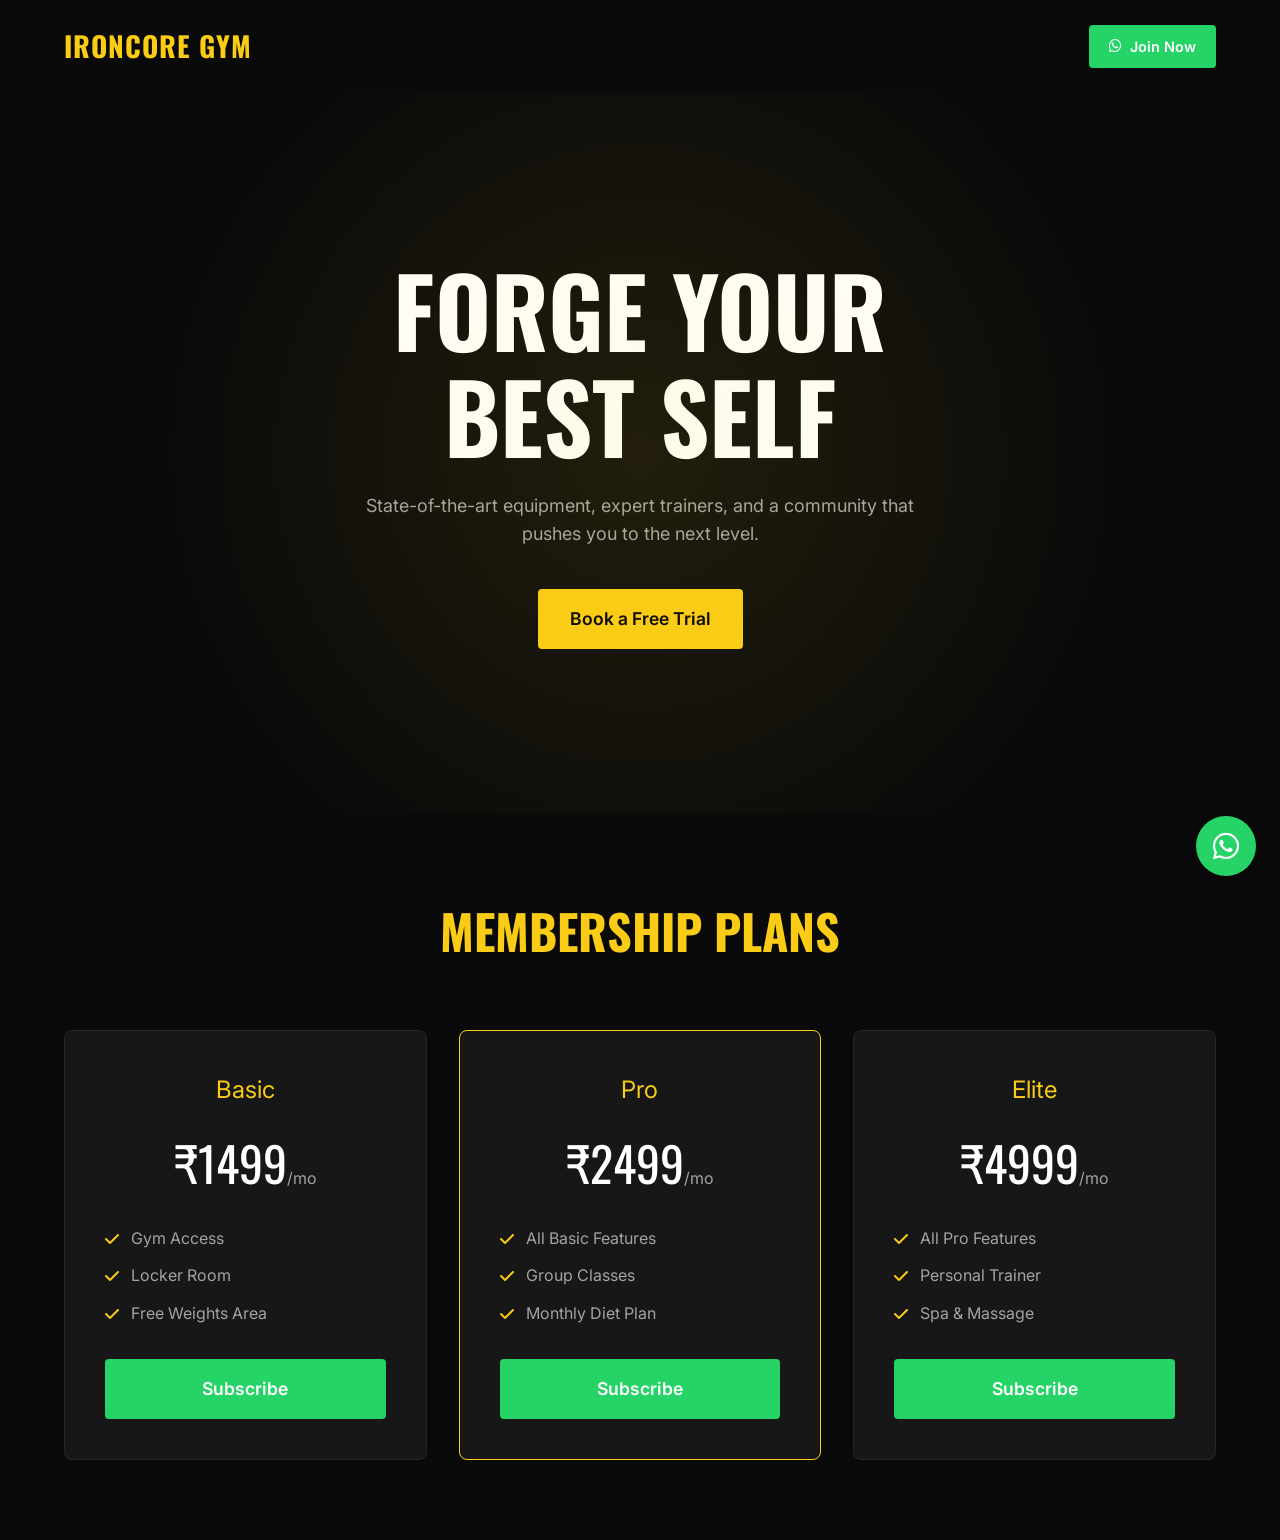
<file: portfolios/p1/index.html>
<!DOCTYPE html>
<html lang="en">
<head>
  <meta charset="UTF-8">
  <meta name="viewport" content="width=device-width, initial-scale=1.0">
  <title>IronCore Gym</title>
  <link href="https://fonts.googleapis.com/css2?family=Oswald:wght@500;700&family=Inter:wght@400;500;600&display=swap" rel="stylesheet">
  <link rel="stylesheet" href="https://cdnjs.cloudflare.com/ajax/libs/font-awesome/6.4.0/css/all.min.css">
  <style>
    :root {
      --bg: #0a0a0a;
      --surface: #171717;
      --primary: #facc15;
      --text: #ffffff;
      --text-muted: #a3a3a3;
    }
    * { margin: 0; padding: 0; box-sizing: border-box; }
    body { font-family: 'Inter', sans-serif; background: var(--bg); color: var(--text); line-height: 1.6; }
    h1, h2, h3, .nav-logo { font-family: 'Oswald', sans-serif; text-transform: uppercase; }
    a { text-decoration: none; color: inherit; }
    .container { max-width: 1200px; margin: 0 auto; padding: 0 24px; }
    
    /* Nav */
    nav { padding: 24px 0; display: flex; justify-content: space-between; align-items: center; }
    .nav-logo { font-size: 28px; font-weight: 700; color: var(--primary); letter-spacing: 1px; }
    
    /* Hero */
    .hero { min-height: 80vh; display: flex; flex-direction: column; justify-content: center; align-items: center; text-align: center; position: relative; }
    .hero::before { content: ''; position: absolute; inset: 0; background: radial-gradient(circle at center, rgba(250,204,21,0.1) 0%, transparent 70%); pointer-events: none; }
    .hero h1 { font-size: clamp(3rem, 8vw, 6rem); line-height: 1.1; margin-bottom: 24px; }
    .hero p { font-size: 1.125rem; color: var(--text-muted); max-width: 600px; margin-bottom: 40px; }
    
    /* Button */
    .btn { display: inline-flex; align-items: center; gap: 8px; background: var(--primary); color: #000; padding: 16px 32px; border-radius: 4px; font-weight: 600; font-size: 1.1rem; transition: transform 0.2s, box-shadow 0.2s; }
    .btn:hover { transform: translateY(-2px); box-shadow: 0 10px 20px rgba(250,204,21,0.2); }
    .btn--wa { background: #25D366; color: white; }
    .btn--wa:hover { box-shadow: 0 10px 20px rgba(37,211,102,0.2); }
    
    /* Section */
    section { padding: 80px 0; }
    .sec-title { font-size: 3rem; text-align: center; margin-bottom: 60px; color: var(--primary); }
    
    /* Plans */
    .plans-grid { display: grid; grid-template-columns: repeat(auto-fit, minmax(300px, 1fr)); gap: 32px; }
    .plan-card { background: var(--surface); padding: 40px; border-radius: 8px; text-align: center; border: 1px solid #262626; transition: border-color 0.3s; }
    .plan-card:hover { border-color: var(--primary); }
    .plan-name { font-size: 1.5rem; color: var(--primary); margin-bottom: 16px; }
    .plan-price { font-size: 3rem; font-family: 'Oswald', sans-serif; margin-bottom: 24px; }
    .plan-price span { font-size: 1rem; color: var(--text-muted); font-family: 'Inter', sans-serif; font-weight: 400; }
    .plan-features { list-style: none; margin-bottom: 32px; text-align: left; }
    .plan-features li { margin-bottom: 12px; display: flex; align-items: center; gap: 12px; color: var(--text-muted); }
    .plan-features i { color: var(--primary); }
    
    /* Floating WA */
    .wa-float { position: fixed; bottom: 24px; right: 24px; width: 60px; height: 60px; background: #25D366; color: white; border-radius: 50%; display: flex; align-items: center; justify-content: center; font-size: 30px; box-shadow: 0 10px 20px rgba(0,0,0,0.3); transition: transform 0.2s; z-index: 100; }
    .wa-float:hover { transform: scale(1.1); }
  </style>
</head>
<body>
  <div class="container">
    <nav>
      <div class="nav-logo">IRONCORE GYM</div>
      <a href="https://wa.me/917889074622?text=Hi%20I%20want%20to%20join%20the%20gym" target="_blank" class="btn btn--wa" style="padding: 10px 20px; font-size: 0.9rem;">
        <i class="fa-brands fa-whatsapp"></i> Join Now
      </a>
    </nav>
    
    <section class="hero">
      <h1>Forge Your<br>Best Self</h1>
      <p>State-of-the-art equipment, expert trainers, and a community that pushes you to the next level.</p>
      <a href="https://wa.me/917889074622?text=Hi%20I%20want%20to%20book%20a%20free%20trial" target="_blank" class="btn">
        Book a Free Trial
      </a>
    </section>

    <section>
      <h2 class="sec-title">Membership Plans</h2>
      <div class="plans-grid">
        <div class="plan-card">
          <div class="plan-name">Basic</div>
          <div class="plan-price">₹1499<span>/mo</span></div>
          <ul class="plan-features">
            <li><i class="fa-solid fa-check"></i> Gym Access</li>
            <li><i class="fa-solid fa-check"></i> Locker Room</li>
            <li><i class="fa-solid fa-check"></i> Free Weights Area</li>
          </ul>
          <a href="https://wa.me/917889074622?text=Hi%20I%20want%20to%20buy%20the%20Basic%20Plan" target="_blank" class="btn btn--wa" style="width: 100%; justify-content: center;">Subscribe</a>
        </div>
        <div class="plan-card" style="border-color: var(--primary);">
          <div class="plan-name">Pro</div>
          <div class="plan-price">₹2499<span>/mo</span></div>
          <ul class="plan-features">
            <li><i class="fa-solid fa-check"></i> All Basic Features</li>
            <li><i class="fa-solid fa-check"></i> Group Classes</li>
            <li><i class="fa-solid fa-check"></i> Monthly Diet Plan</li>
          </ul>
          <a href="https://wa.me/917889074622?text=Hi%20I%20want%20to%20buy%20the%20Pro%20Plan" target="_blank" class="btn btn--wa" style="width: 100%; justify-content: center;">Subscribe</a>
        </div>
        <div class="plan-card">
          <div class="plan-name">Elite</div>
          <div class="plan-price">₹4999<span>/mo</span></div>
          <ul class="plan-features">
            <li><i class="fa-solid fa-check"></i> All Pro Features</li>
            <li><i class="fa-solid fa-check"></i> Personal Trainer</li>
            <li><i class="fa-solid fa-check"></i> Spa & Massage</li>
          </ul>
          <a href="https://wa.me/917889074622?text=Hi%20I%20want%20to%20buy%20the%20Elite%20Plan" target="_blank" class="btn btn--wa" style="width: 100%; justify-content: center;">Subscribe</a>
        </div>
      </div>
    </section>
  </div>
  
  <a href="https://wa.me/917889074622?text=Hi%20I%20have%20an%20enquiry" target="_blank" class="wa-float" aria-label="Chat on WhatsApp">
    <i class="fa-brands fa-whatsapp"></i>
  </a>
</body>
</html>
</file>
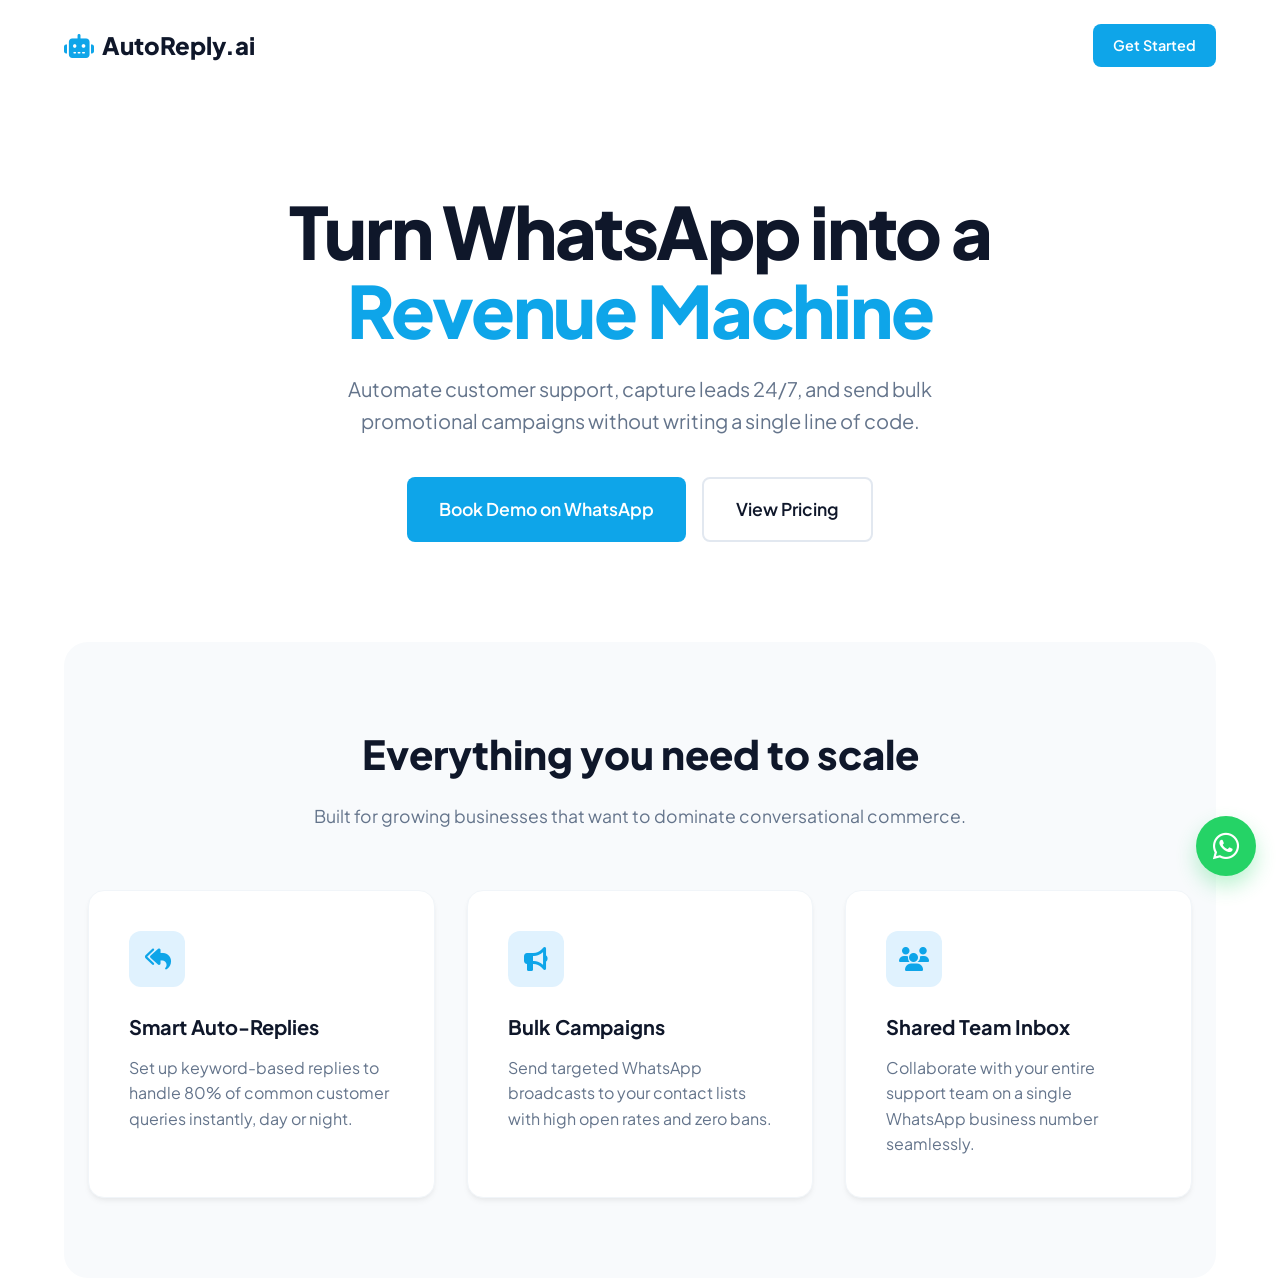
<file: portfolios/p2/index.html>
<!DOCTYPE html>
<html lang="en">
<head>
  <meta charset="UTF-8">
  <meta name="viewport" content="width=device-width, initial-scale=1.0">
  <title>AutoReply.ai - WhatsApp Automation SaaS</title>
  <link href="https://fonts.googleapis.com/css2?family=Plus+Jakarta+Sans:wght@400;500;600;700;800&display=swap" rel="stylesheet">
  <link rel="stylesheet" href="https://cdnjs.cloudflare.com/ajax/libs/font-awesome/6.4.0/css/all.min.css">
  <style>
    :root {
      --bg: #ffffff;
      --surface: #f8fafc;
      --primary: #0ea5e9;
      --primary-dark: #0284c7;
      --text: #0f172a;
      --text-muted: #64748b;
      --wa: #25D366;
    }
    * { margin: 0; padding: 0; box-sizing: border-box; }
    body { font-family: 'Plus Jakarta Sans', sans-serif; background: var(--bg); color: var(--text); line-height: 1.6; }
    a { text-decoration: none; color: inherit; }
    .container { max-width: 1200px; margin: 0 auto; padding: 0 24px; }
    
    /* Nav */
    nav { padding: 24px 0; display: flex; justify-content: space-between; align-items: center; }
    .nav-logo { font-size: 24px; font-weight: 800; color: var(--text); display: flex; align-items: center; gap: 8px; }
    .nav-logo i { color: var(--primary); }
    
    /* Hero */
    .hero { padding: 100px 0; text-align: center; }
    .hero h1 { font-size: clamp(2.5rem, 6vw, 4.5rem); font-weight: 800; line-height: 1.1; margin-bottom: 24px; letter-spacing: -0.03em; }
    .hero h1 span { color: var(--primary); }
    .hero p { font-size: 1.25rem; color: var(--text-muted); max-width: 700px; margin: 0 auto 40px; }
    
    /* Button */
    .btn { display: inline-flex; align-items: center; gap: 8px; background: var(--primary); color: white; padding: 16px 32px; border-radius: 8px; font-weight: 600; font-size: 1.1rem; transition: background 0.2s, transform 0.2s; border: none; cursor: pointer; }
    .btn:hover { background: var(--primary-dark); transform: translateY(-2px); }
    .btn--outline { background: transparent; color: var(--text); border: 2px solid #e2e8f0; }
    .btn--outline:hover { background: #f1f5f9; transform: translateY(-2px); }
    
    .hero-btns { display: flex; justify-content: center; gap: 16px; }

    /* Features */
    section { padding: 80px 0; }
    .sec-header { text-align: center; margin-bottom: 60px; }
    .sec-title { font-size: 2.5rem; font-weight: 800; margin-bottom: 16px; }
    .sec-sub { font-size: 1.1rem; color: var(--text-muted); }
    
    .grid { display: grid; grid-template-columns: repeat(auto-fit, minmax(300px, 1fr)); gap: 32px; }
    .card { background: white; padding: 40px; border-radius: 16px; box-shadow: 0 4px 6px -1px rgba(0,0,0,0.05), 0 2px 4px -1px rgba(0,0,0,0.03); border: 1px solid #f1f5f9; transition: transform 0.3s; }
    .card:hover { transform: translateY(-5px); }
    .card-icon { width: 56px; height: 56px; background: #e0f2fe; color: var(--primary); border-radius: 12px; display: flex; align-items: center; justify-content: center; font-size: 24px; margin-bottom: 24px; }
    .card h3 { font-size: 1.25rem; font-weight: 700; margin-bottom: 12px; }
    .card p { color: var(--text-muted); }
    
    /* Floating WA */
    .wa-float { position: fixed; bottom: 24px; right: 24px; width: 60px; height: 60px; background: var(--wa); color: white; border-radius: 50%; display: flex; align-items: center; justify-content: center; font-size: 30px; box-shadow: 0 10px 20px rgba(37,211,102,0.3); transition: transform 0.2s; z-index: 100; }
    .wa-float:hover { transform: scale(1.1); }
  </style>
</head>
<body>
  <div class="container">
    <nav>
      <div class="nav-logo"><i class="fa-solid fa-robot"></i> AutoReply.ai</div>
      <a href="https://wa.me/917889074622?text=Hi%20I%20want%20to%20know%20more%20about%20the%20SaaS" target="_blank" class="btn" style="padding: 10px 20px; font-size: 0.9rem;">
        Get Started
      </a>
    </nav>
    
    <section class="hero">
      <h1>Turn WhatsApp into a <br><span>Revenue Machine</span></h1>
      <p>Automate customer support, capture leads 24/7, and send bulk promotional campaigns without writing a single line of code.</p>
      <div class="hero-btns">
        <a href="https://wa.me/917889074622?text=Hi%20I%20want%20to%20book%20a%20SaaS%20Demo" target="_blank" class="btn">
          Book Demo on WhatsApp
        </a>
        <a href="https://wa.me/917889074622?text=Hi%20I%20want%20to%20know%20pricing" target="_blank" class="btn btn--outline">
          View Pricing
        </a>
      </div>
    </section>

    <section style="background: var(--surface); border-radius: 24px;">
      <div class="container">
        <div class="sec-header">
          <h2 class="sec-title">Everything you need to scale</h2>
          <p class="sec-sub">Built for growing businesses that want to dominate conversational commerce.</p>
        </div>
        <div class="grid">
          <div class="card">
            <div class="card-icon"><i class="fa-solid fa-reply-all"></i></div>
            <h3>Smart Auto-Replies</h3>
            <p>Set up keyword-based replies to handle 80% of common customer queries instantly, day or night.</p>
          </div>
          <div class="card">
            <div class="card-icon"><i class="fa-solid fa-bullhorn"></i></div>
            <h3>Bulk Campaigns</h3>
            <p>Send targeted WhatsApp broadcasts to your contact lists with high open rates and zero bans.</p>
          </div>
          <div class="card">
            <div class="card-icon"><i class="fa-solid fa-users"></i></div>
            <h3>Shared Team Inbox</h3>
            <p>Collaborate with your entire support team on a single WhatsApp business number seamlessly.</p>
          </div>
        </div>
      </div>
    </section>
  </div>
  
  <a href="https://wa.me/917889074622?text=Hi%20I%20have%20an%20enquiry%20about%20AutoReply.ai" target="_blank" class="wa-float" aria-label="Chat on WhatsApp">
    <i class="fa-brands fa-whatsapp"></i>
  </a>
</body>
</html>
</file>
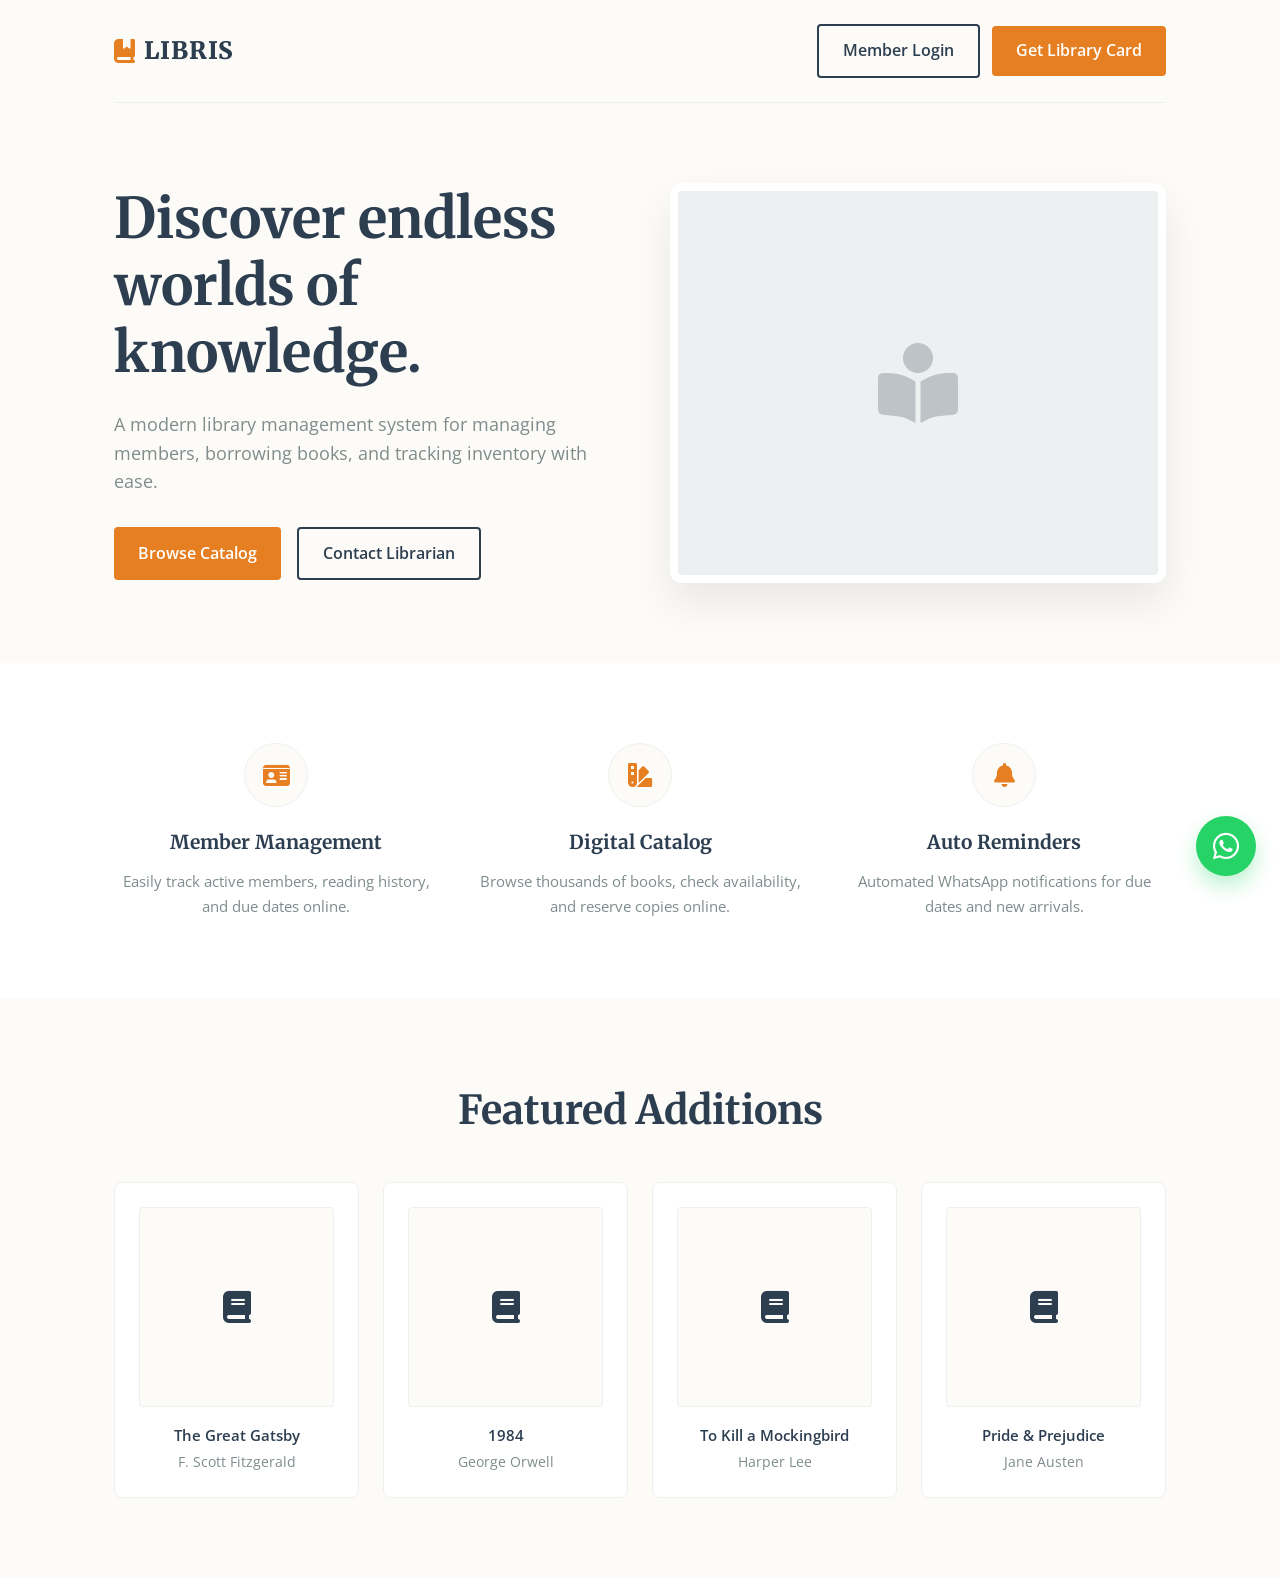
<file: portfolios/p3/index.html>
<!DOCTYPE html>
<html lang="en">
<head>
  <meta charset="UTF-8">
  <meta name="viewport" content="width=device-width, initial-scale=1.0">
  <title>Libris - Library Management System</title>
  <link href="https://fonts.googleapis.com/css2?family=Merriweather:wght@400;700;900&family=Open+Sans:wght@400;600&display=swap" rel="stylesheet">
  <link rel="stylesheet" href="https://cdnjs.cloudflare.com/ajax/libs/font-awesome/6.4.0/css/all.min.css">
  <style>
    :root {
      --bg: #fdfbf7;
      --surface: #ffffff;
      --primary: #2c3e50;
      --accent: #e67e22;
      --text: #34495e;
      --text-muted: #7f8c8d;
    }
    * { margin: 0; padding: 0; box-sizing: border-box; }
    body { font-family: 'Open Sans', sans-serif; background: var(--bg); color: var(--text); line-height: 1.6; }
    h1, h2, h3, .nav-logo { font-family: 'Merriweather', serif; color: var(--primary); }
    a { text-decoration: none; color: inherit; }
    .container { max-width: 1100px; margin: 0 auto; padding: 0 24px; }
    
    /* Nav */
    nav { padding: 24px 0; display: flex; justify-content: space-between; align-items: center; border-bottom: 1px solid #ecf0f1; }
    .nav-logo { font-size: 24px; font-weight: 900; letter-spacing: 1px; display: flex; align-items: center; gap: 8px; }
    .nav-logo i { color: var(--accent); }
    
    /* Button */
    .btn { display: inline-flex; align-items: center; gap: 8px; background: var(--accent); color: white; padding: 12px 24px; border-radius: 4px; font-weight: 600; font-size: 1rem; transition: background 0.2s; border: none; cursor: pointer; }
    .btn:hover { background: #d35400; }
    .btn--outline { background: transparent; color: var(--primary); border: 2px solid var(--primary); }
    .btn--outline:hover { background: var(--primary); color: white; }
    
    /* Hero */
    .hero { padding: 80px 0; display: flex; align-items: center; gap: 60px; }
    .hero-content { flex: 1; }
    .hero h1 { font-size: 3.5rem; line-height: 1.2; margin-bottom: 24px; }
    .hero p { font-size: 1.1rem; color: var(--text-muted); margin-bottom: 32px; }
    .hero-img { flex: 1; display: flex; justify-content: center; }
    .book-mockup { width: 100%; height: 400px; background: #ecf0f1; border-radius: 12px; display: flex; align-items: center; justify-content: center; font-size: 80px; color: #bdc3c7; border: 8px solid white; box-shadow: 0 20px 40px rgba(0,0,0,0.08); }
    
    /* Features */
    .features { padding: 80px 0; background: var(--surface); }
    .features-grid { display: grid; grid-template-columns: repeat(3, 1fr); gap: 40px; text-align: center; }
    .feat-icon { width: 64px; height: 64px; background: #fdfbf7; color: var(--accent); border-radius: 50%; display: flex; align-items: center; justify-content: center; font-size: 24px; margin: 0 auto 20px; border: 1px solid #ecf0f1; }
    .feat-card h3 { margin-bottom: 12px; font-size: 1.2rem; }
    .feat-card p { color: var(--text-muted); font-size: 0.95rem; }

    /* Catalog Preview */
    .catalog { padding: 80px 0; text-align: center; }
    .catalog h2 { font-size: 2.5rem; margin-bottom: 40px; }
    .books-grid { display: grid; grid-template-columns: repeat(4, 1fr); gap: 24px; }
    .book-card { background: white; padding: 24px; border-radius: 8px; border: 1px solid #ecf0f1; transition: box-shadow 0.3s; }
    .book-card:hover { box-shadow: 0 10px 20px rgba(0,0,0,0.05); }
    .book-cover { height: 200px; background: #fdfbf7; margin-bottom: 16px; border-radius: 4px; border: 1px solid #ecf0f1; display: flex; align-items: center; justify-content: center; color: var(--primary); font-size: 32px; }
    .book-title { font-weight: 600; color: var(--primary); margin-bottom: 4px; font-size: 0.95rem; }
    .book-author { font-size: 0.85rem; color: var(--text-muted); }

    /* Floating WA */
    .wa-float { position: fixed; bottom: 24px; right: 24px; width: 60px; height: 60px; background: #25D366; color: white; border-radius: 50%; display: flex; align-items: center; justify-content: center; font-size: 30px; box-shadow: 0 10px 20px rgba(37,211,102,0.3); transition: transform 0.2s; z-index: 100; }
    .wa-float:hover { transform: scale(1.1); }
  </style>
</head>
<body>
  <div class="container">
    <nav>
      <div class="nav-logo"><i class="fa-solid fa-book-bookmark"></i> LIBRIS</div>
      <div>
        <a href="https://wa.me/917889074622?text=Hi%20I%20want%20to%20register%20as%20a%20member" target="_blank" class="btn btn--outline" style="margin-right: 8px;">Member Login</a>
        <a href="https://wa.me/917889074622?text=Hi%20I%20want%20to%20get%20a%20library%20card" target="_blank" class="btn">Get Library Card</a>
      </div>
    </nav>
    
    <section class="hero">
      <div class="hero-content">
        <h1>Discover endless worlds of knowledge.</h1>
        <p>A modern library management system for managing members, borrowing books, and tracking inventory with ease.</p>
        <div style="display: flex; gap: 16px;">
          <a href="#catalog" class="btn">Browse Catalog</a>
          <a href="https://wa.me/917889074622?text=Hi%20I%20need%20help%20finding%20a%20book" target="_blank" class="btn btn--outline">Contact Librarian</a>
        </div>
      </div>
      <div class="hero-img">
        <div class="book-mockup"><i class="fa-solid fa-book-open-reader"></i></div>
      </div>
    </section>
  </div>

  <section class="features">
    <div class="container">
      <div class="features-grid">
        <div class="feat-card">
          <div class="feat-icon"><i class="fa-solid fa-id-card"></i></div>
          <h3>Member Management</h3>
          <p>Easily track active members, reading history, and due dates online.</p>
        </div>
        <div class="feat-card">
          <div class="feat-icon"><i class="fa-solid fa-swatchbook"></i></div>
          <h3>Digital Catalog</h3>
          <p>Browse thousands of books, check availability, and reserve copies online.</p>
        </div>
        <div class="feat-card">
          <div class="feat-icon"><i class="fa-solid fa-bell"></i></div>
          <h3>Auto Reminders</h3>
          <p>Automated WhatsApp notifications for due dates and new arrivals.</p>
        </div>
      </div>
    </div>
  </section>

  <section class="catalog" id="catalog">
    <div class="container">
      <h2>Featured Additions</h2>
      <div class="books-grid">
        <div class="book-card">
          <div class="book-cover"><i class="fa-solid fa-book"></i></div>
          <div class="book-title">The Great Gatsby</div>
          <div class="book-author">F. Scott Fitzgerald</div>
        </div>
        <div class="book-card">
          <div class="book-cover"><i class="fa-solid fa-book"></i></div>
          <div class="book-title">1984</div>
          <div class="book-author">George Orwell</div>
        </div>
        <div class="book-card">
          <div class="book-cover"><i class="fa-solid fa-book"></i></div>
          <div class="book-title">To Kill a Mockingbird</div>
          <div class="book-author">Harper Lee</div>
        </div>
        <div class="book-card">
          <div class="book-cover"><i class="fa-solid fa-book"></i></div>
          <div class="book-title">Pride & Prejudice</div>
          <div class="book-author">Jane Austen</div>
        </div>
      </div>
    </div>
  </section>

  <a href="https://wa.me/917889074622?text=Hi%20I%20have%20a%20query%20about%20the%20library" target="_blank" class="wa-float" aria-label="Chat on WhatsApp">
    <i class="fa-brands fa-whatsapp"></i>
  </a>
</body>
</html>
</file>
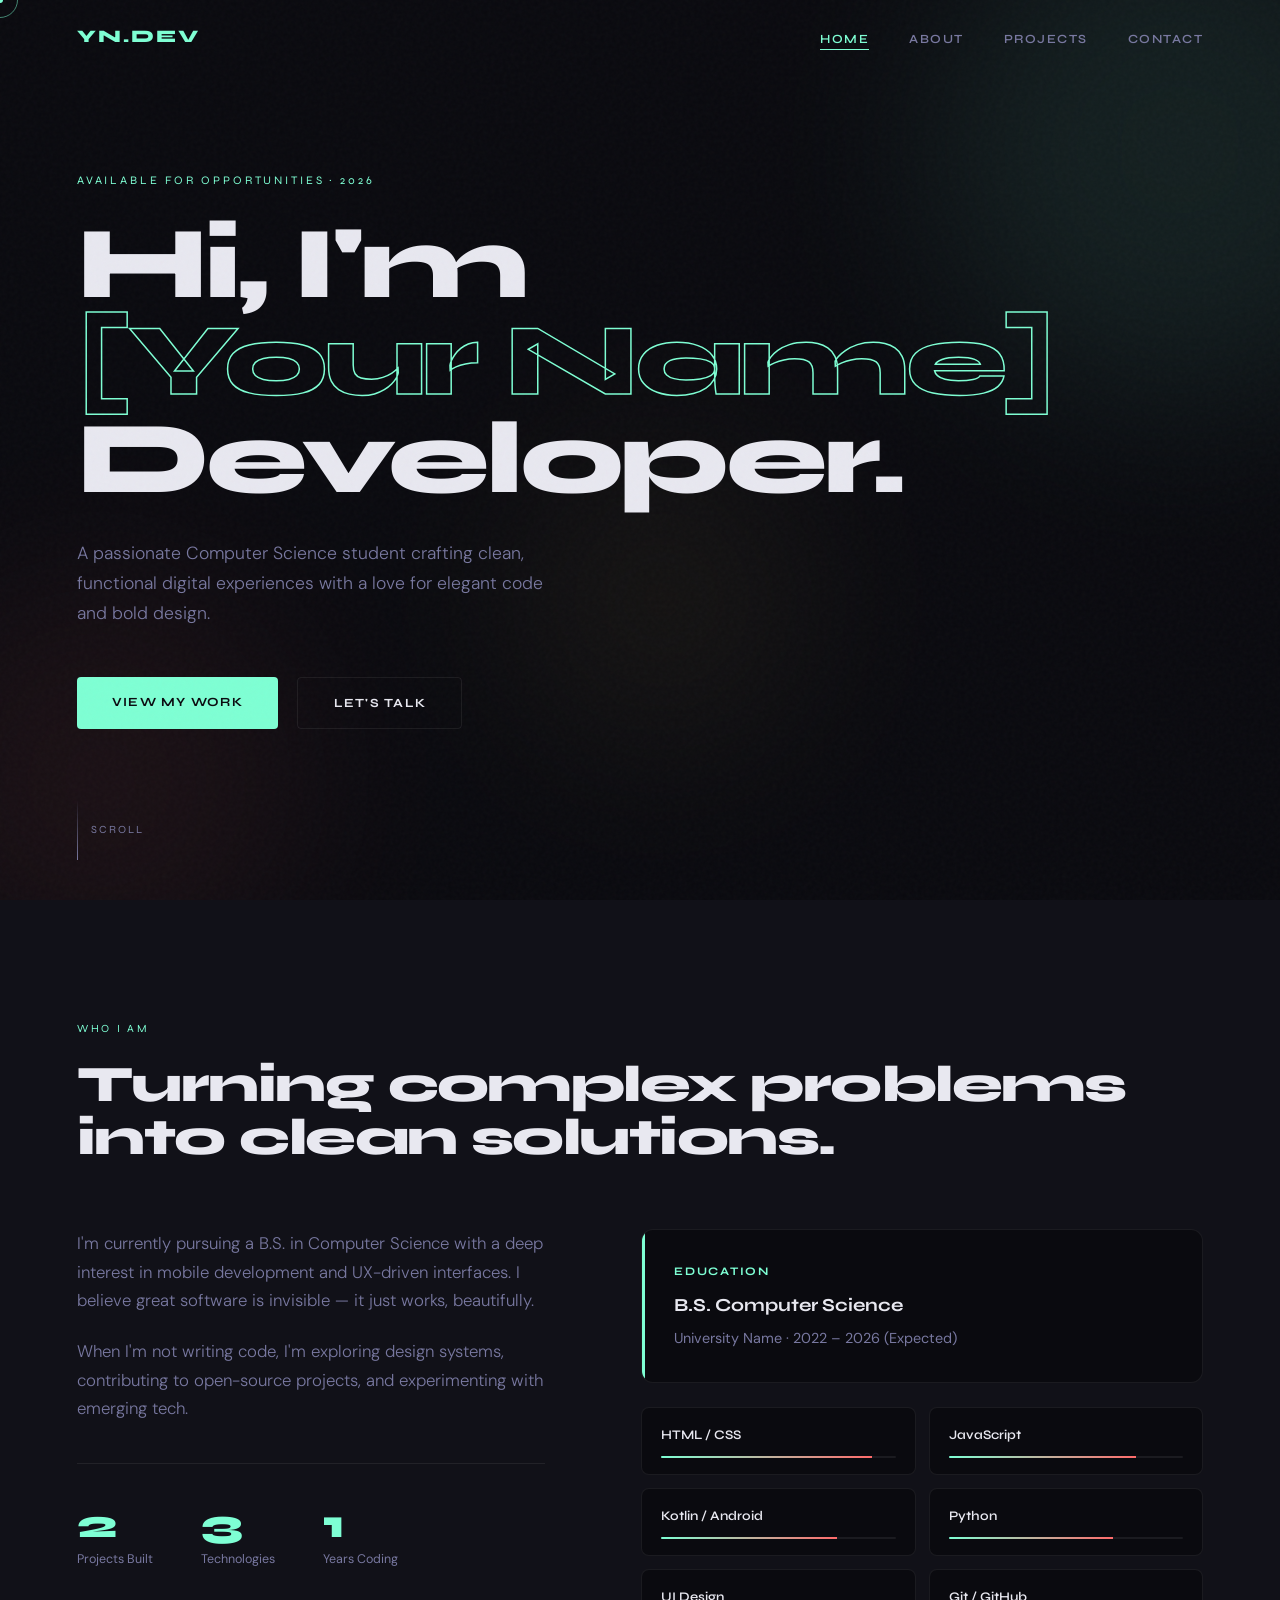
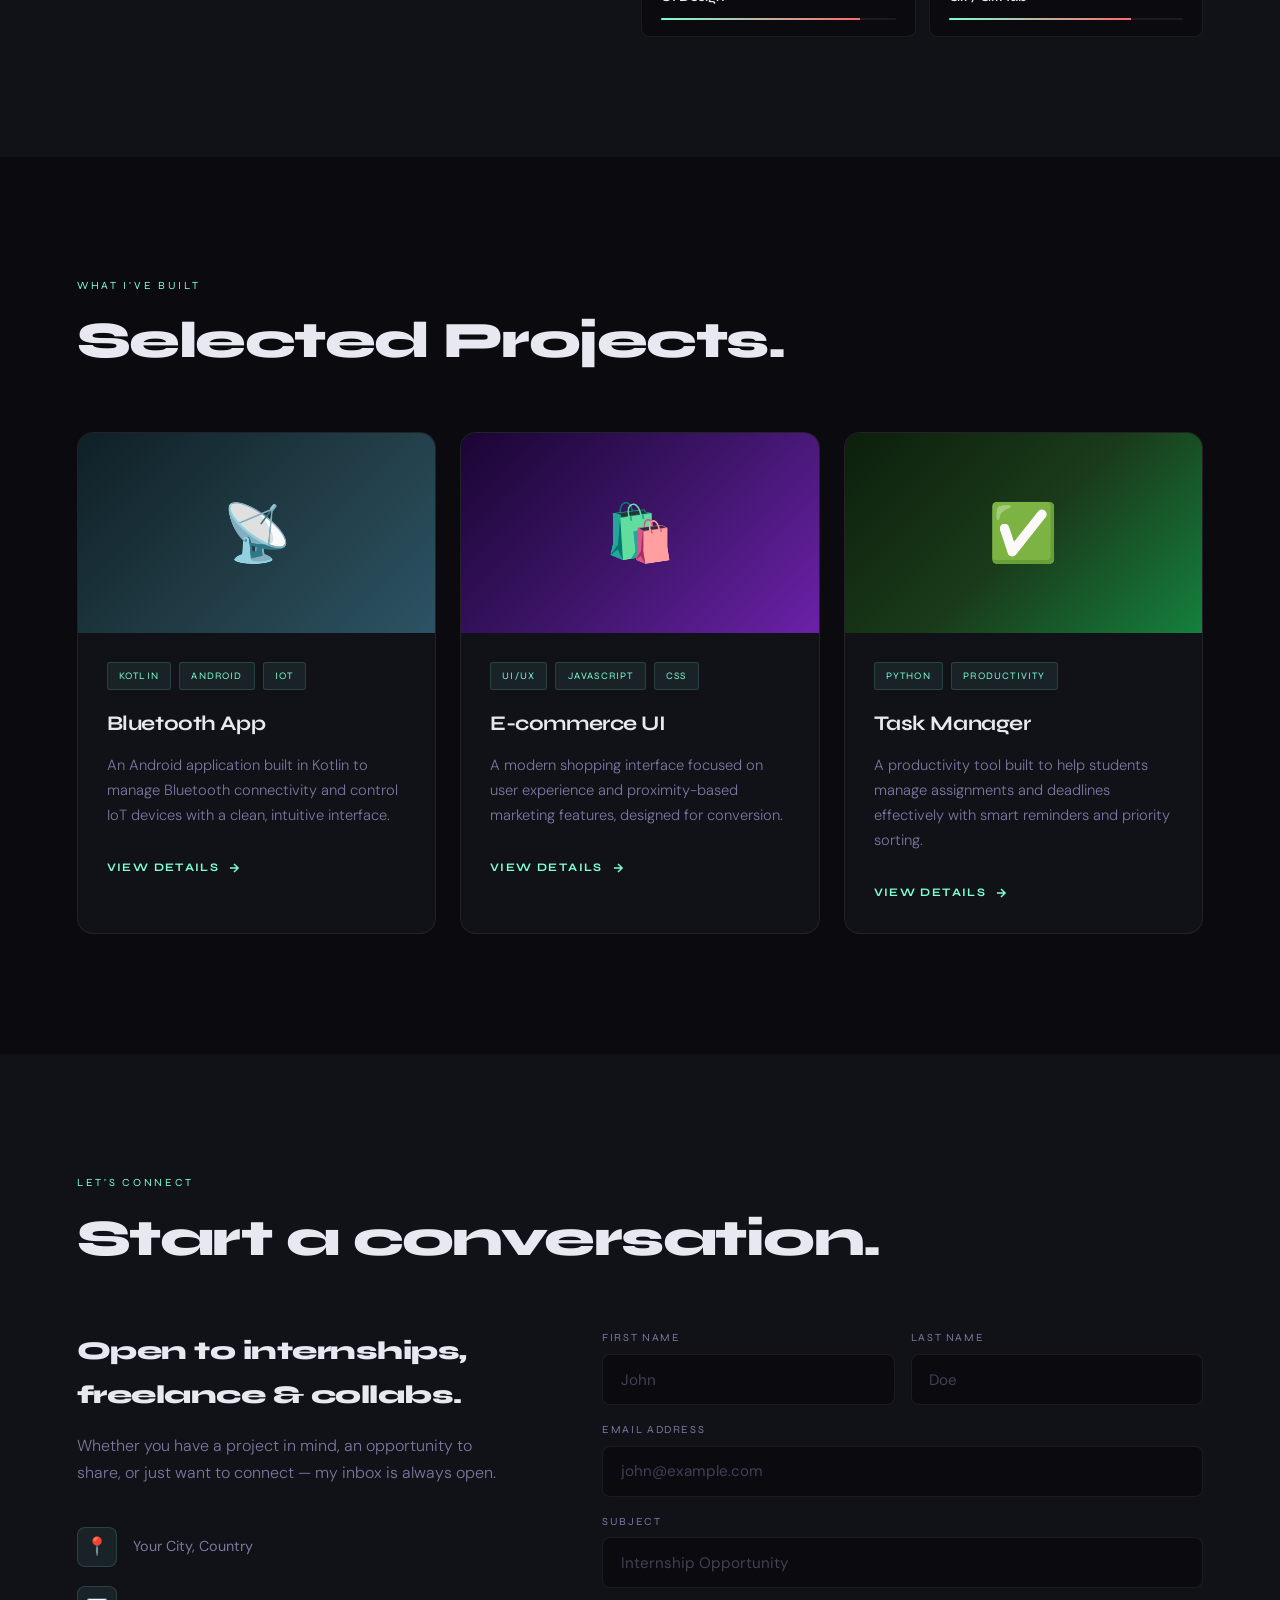
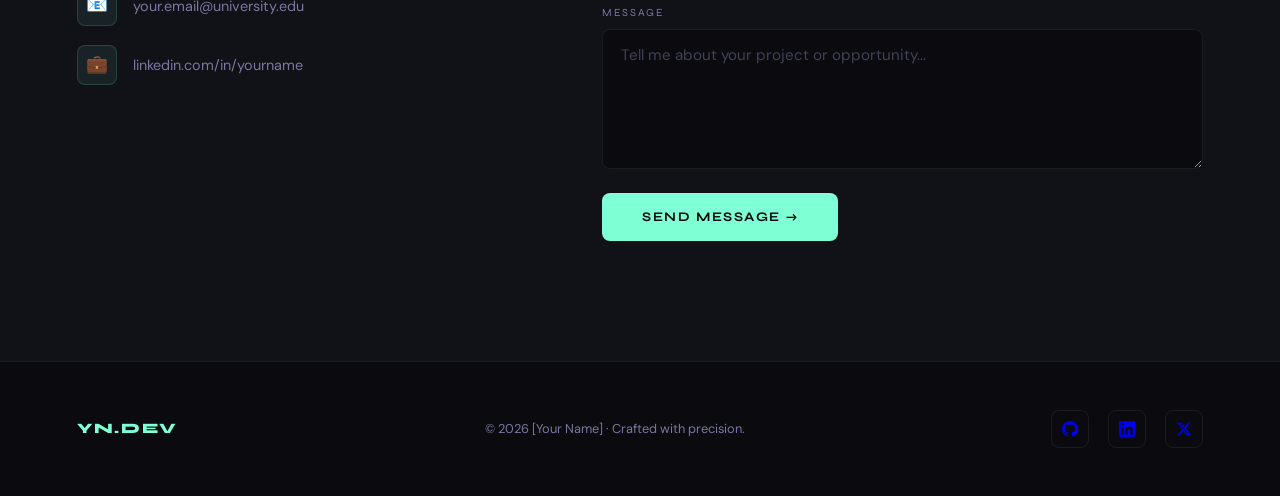
<file: portfolios/p4/index.html>
<!DOCTYPE html>
<html lang="en">
<head>
  <meta charset="UTF-8" />
  <meta name="viewport" content="width=device-width, initial-scale=1.0" />
  <title>Portfolio — Creative Developer</title>
  <link rel="preconnect" href="https://fonts.googleapis.com" />
  <link href="https://fonts.googleapis.com/css2?family=Syne:wght@400;600;700;800&family=DM+Sans:ital,wght@0,300;0,400;0,500;1,300&display=swap" rel="stylesheet" />

  <style>
    /* ─── RESET & TOKENS ─────────────────────────────── */
    *, *::before, *::after { margin:0; padding:0; box-sizing:border-box; }

    :root {
      --bg:        #0a0a0f;
      --surface:   #111118;
      --border:    rgba(255,255,255,0.07);
      --text:      #e8e8f0;
      --muted:     #7878a0;
      --accent:    #7effd4;
      --accent2:   #ff6b6b;
      --accent3:   #ffdb70;
      --glow:      rgba(126,255,212,0.18);
      --ff-head:   'Syne', sans-serif;
      --ff-body:   'DM Sans', sans-serif;
      --ease:      cubic-bezier(0.22,1,0.36,1);
    }

    html { scroll-behavior: smooth; }

    body {
      background: var(--bg);
      color: var(--text);
      font-family: var(--ff-body);
      font-size: 16px;
      line-height: 1.7;
      overflow-x: hidden;
      cursor: none;
    }

    /* ─── CUSTOM CURSOR ──────────────────────────────── */
    #cursor-dot, #cursor-ring {
      position: fixed;
      border-radius: 50%;
      pointer-events: none;
      z-index: 9999;
      transition: opacity 0.3s;
    }
    #cursor-dot {
      width: 6px; height: 6px;
      background: var(--accent);
      top: -3px; left: -3px;
      transition: transform 0.1s var(--ease);
    }
    #cursor-ring {
      width: 36px; height: 36px;
      border: 1.5px solid var(--accent);
      top: -18px; left: -18px;
      opacity: 0.5;
      transition: transform 0.18s var(--ease), width 0.3s var(--ease), height 0.3s var(--ease), border-color 0.3s;
    }
    body.hovering #cursor-ring {
      width: 56px; height: 56px;
      top: -28px; left: -28px;
      border-color: var(--accent2);
      opacity: 0.8;
    }

    /* ─── NOISE OVERLAY ──────────────────────────────── */
    body::before {
      content:'';
      position: fixed;
      inset: 0;
      background-image: url("data:image/svg+xml,%3Csvg viewBox='0 0 256 256' xmlns='http://www.w3.org/2000/svg'%3E%3Cfilter id='noise'%3E%3CfeTurbulence type='fractalNoise' baseFrequency='0.9' numOctaves='4' stitchTiles='stitch'/%3E%3C/filter%3E%3Crect width='100%25' height='100%25' filter='url(%23noise)' opacity='1'/%3E%3C/svg%3E");
      opacity: 0.03;
      pointer-events: none;
      z-index: 9998;
    }

    /* ─── NAV ────────────────────────────────────────── */
    nav {
      position: fixed;
      top: 0; left: 0; right: 0;
      padding: 1.4rem 6%;
      display: flex;
      justify-content: space-between;
      align-items: center;
      z-index: 900;
      transition: background 0.4s, padding 0.3s;
    }
    nav.scrolled {
      background: rgba(10,10,15,0.85);
      backdrop-filter: blur(20px);
      padding: 0.8rem 6%;
      border-bottom: 1px solid var(--border);
    }
    .logo {
      font-family: var(--ff-head);
      font-size: 1.1rem;
      font-weight: 800;
      letter-spacing: 0.12em;
      color: var(--accent);
      text-transform: uppercase;
    }
    .nav-links {
      list-style: none;
      display: flex;
      gap: 2.5rem;
    }
    .nav-links a {
      font-family: var(--ff-head);
      font-size: 0.78rem;
      font-weight: 600;
      letter-spacing: 0.12em;
      text-transform: uppercase;
      color: var(--muted);
      text-decoration: none;
      transition: color 0.25s;
      position: relative;
    }
    .nav-links a::after {
      content:'';
      position: absolute;
      bottom: -4px; left: 0;
      width: 0; height: 1px;
      background: var(--accent);
      transition: width 0.3s var(--ease);
    }
    .nav-links a:hover { color: var(--text); }
    .nav-links a:hover::after { width: 100%; }

    /* ─── HAMBURGER ──────────────────────────────────── */
    .hamburger {
      display: none;
      flex-direction: column;
      gap: 5px;
      cursor: none;
      background: none;
      border: none;
    }
    .hamburger span {
      display: block;
      width: 24px; height: 1.5px;
      background: var(--text);
      transition: transform 0.3s, opacity 0.3s;
    }
    .hamburger.open span:nth-child(1) { transform: translateY(6.5px) rotate(45deg); }
    .hamburger.open span:nth-child(2) { opacity:0; }
    .hamburger.open span:nth-child(3) { transform: translateY(-6.5px) rotate(-45deg); }

    /* ─── MOBILE MENU ────────────────────────────────── */
    .mobile-menu {
      position: fixed;
      inset: 0;
      background: var(--bg);
      z-index: 800;
      display: flex;
      flex-direction: column;
      justify-content: center;
      align-items: center;
      gap: 2.5rem;
      transform: translateX(100%);
      transition: transform 0.5s var(--ease);
    }
    .mobile-menu.open { transform: translateX(0); }
    .mobile-menu a {
      font-family: var(--ff-head);
      font-size: 2.5rem;
      font-weight: 800;
      color: var(--text);
      text-decoration: none;
      letter-spacing: -0.02em;
      transition: color 0.2s;
    }
    .mobile-menu a:hover { color: var(--accent); }

    /* ─── HERO ───────────────────────────────────────── */
    .hero {
      min-height: 100vh;
      display: flex;
      flex-direction: column;
      justify-content: center;
      padding: 0 6%;
      position: relative;
      overflow: hidden;
    }

    /* Animated gradient orbs */
    .orb {
      position: absolute;
      border-radius: 50%;
      filter: blur(90px);
      opacity: 0.35;
      animation: drift 12s ease-in-out infinite alternate;
    }
    .orb-1 { width: 500px; height: 500px; background: rgba(126,255,212,0.25); top: -100px; right: -150px; animation-delay: 0s; }
    .orb-2 { width: 400px; height: 400px; background: rgba(255,107,107,0.2); bottom: -80px; left: -100px; animation-delay: -4s; }
    .orb-3 { width: 300px; height: 300px; background: rgba(255,219,112,0.15); top: 50%; left: 40%; animation-delay: -8s; }

    @keyframes drift {
      from { transform: translate(0,0) scale(1); }
      to   { transform: translate(40px,30px) scale(1.08); }
    }

    .hero-eyebrow {
      font-family: var(--ff-head);
      font-size: 0.72rem;
      letter-spacing: 0.25em;
      text-transform: uppercase;
      color: var(--accent);
      margin-bottom: 1.5rem;
      opacity: 0;
      animation: slideUp 0.8s 0.3s var(--ease) forwards;
    }

    .hero h1 {
      font-family: var(--ff-head);
      font-size: clamp(3rem, 8vw, 7.5rem);
      font-weight: 800;
      line-height: 0.95;
      letter-spacing: -0.035em;
      margin-bottom: 2rem;
      opacity: 0;
      animation: slideUp 0.9s 0.5s var(--ease) forwards;
    }

    .hero h1 .line { display: block; }
    .hero h1 .highlight {
      color: transparent;
      -webkit-text-stroke: 1.5px var(--accent);
    }

    .hero-sub {
      font-size: 1.1rem;
      color: var(--muted);
      max-width: 480px;
      margin-bottom: 3rem;
      font-weight: 300;
      opacity: 0;
      animation: slideUp 0.9s 0.7s var(--ease) forwards;
    }

    .hero-actions {
      display: flex;
      gap: 1.2rem;
      flex-wrap: wrap;
      opacity: 0;
      animation: slideUp 0.9s 0.9s var(--ease) forwards;
    }

    .btn-primary {
      padding: 0.9rem 2.2rem;
      background: var(--accent);
      color: #0a0a0f;
      border: none;
      border-radius: 4px;
      font-family: var(--ff-head);
      font-size: 0.78rem;
      font-weight: 700;
      letter-spacing: 0.1em;
      text-transform: uppercase;
      text-decoration: none;
      cursor: none;
      transition: transform 0.25s var(--ease), box-shadow 0.25s;
    }
    .btn-primary:hover {
      transform: translateY(-3px);
      box-shadow: 0 12px 30px rgba(126,255,212,0.35);
    }

    .btn-ghost {
      padding: 0.9rem 2.2rem;
      background: transparent;
      color: var(--text);
      border: 1px solid var(--border);
      border-radius: 4px;
      font-family: var(--ff-head);
      font-size: 0.78rem;
      font-weight: 700;
      letter-spacing: 0.1em;
      text-transform: uppercase;
      text-decoration: none;
      cursor: none;
      transition: border-color 0.25s, color 0.25s, transform 0.25s var(--ease);
    }
    .btn-ghost:hover {
      border-color: var(--accent);
      color: var(--accent);
      transform: translateY(-3px);
    }

    /* Scroll indicator */
    .scroll-cue {
      position: absolute;
      bottom: 2.5rem;
      left: 6%;
      display: flex;
      align-items: center;
      gap: 0.8rem;
      font-family: var(--ff-head);
      font-size: 0.68rem;
      letter-spacing: 0.2em;
      text-transform: uppercase;
      color: var(--muted);
      opacity: 0;
      animation: fadeIn 1s 1.4s forwards;
    }
    .scroll-cue::before {
      content:'';
      display: block;
      width: 1px;
      height: 60px;
      background: linear-gradient(to bottom, transparent, var(--muted));
      animation: scrollPulse 2s infinite;
    }
    @keyframes scrollPulse {
      0%,100% { opacity:0.4; }
      50% { opacity:1; }
    }

    /* ─── SECTION BASE ───────────────────────────────── */
    section { padding: 120px 6%; }

    .section-label {
      font-family: var(--ff-head);
      font-size: 0.68rem;
      letter-spacing: 0.25em;
      text-transform: uppercase;
      color: var(--accent);
      margin-bottom: 1.2rem;
    }

    .section-title {
      font-family: var(--ff-head);
      font-size: clamp(2rem, 4vw, 3.2rem);
      font-weight: 800;
      letter-spacing: -0.03em;
      line-height: 1.05;
      margin-bottom: 4rem;
    }

    /* ─── ABOUT ──────────────────────────────────────── */
    #about { background: var(--surface); }

    .about-grid {
      display: grid;
      grid-template-columns: 1fr 1.2fr;
      gap: 6rem;
      align-items: start;
    }

    .about-left p {
      font-size: 1.05rem;
      color: var(--muted);
      font-weight: 300;
      margin-bottom: 1.4rem;
    }

    .stat-row {
      display: flex;
      gap: 3rem;
      margin-top: 2.5rem;
      padding-top: 2.5rem;
      border-top: 1px solid var(--border);
    }
    .stat-item {}
    .stat-num {
      font-family: var(--ff-head);
      font-size: 2.5rem;
      font-weight: 800;
      color: var(--accent);
      line-height: 1;
    }
    .stat-label {
      font-size: 0.78rem;
      color: var(--muted);
      margin-top: 0.3rem;
    }

    .about-right {}

    .edu-card {
      background: var(--bg);
      border: 1px solid var(--border);
      border-radius: 12px;
      padding: 2rem;
      margin-bottom: 1.5rem;
      position: relative;
      overflow: hidden;
      transition: border-color 0.3s;
    }
    .edu-card::before {
      content:'';
      position: absolute;
      top:0; left:0;
      width: 3px; height: 100%;
      background: var(--accent);
    }
    .edu-card:hover { border-color: rgba(126,255,212,0.3); }
    .edu-card h4 {
      font-family: var(--ff-head);
      font-size: 0.72rem;
      letter-spacing: 0.15em;
      text-transform: uppercase;
      color: var(--accent);
      margin-bottom: 0.5rem;
    }
    .edu-card h3 {
      font-family: var(--ff-head);
      font-size: 1.15rem;
      font-weight: 700;
      margin-bottom: 0.3rem;
    }
    .edu-card p { font-size: 0.9rem; color: var(--muted); }

    /* Skills */
    .skills-grid {
      display: grid;
      grid-template-columns: repeat(2, 1fr);
      gap: 0.8rem;
      margin-top: 1.5rem;
    }
    .skill-item {
      background: var(--bg);
      border: 1px solid var(--border);
      border-radius: 8px;
      padding: 1rem 1.2rem;
      transition: border-color 0.3s, transform 0.3s;
    }
    .skill-item:hover {
      border-color: rgba(126,255,212,0.4);
      transform: translateX(4px);
    }
    .skill-name {
      font-family: var(--ff-head);
      font-size: 0.82rem;
      font-weight: 600;
      margin-bottom: 0.6rem;
    }
    .skill-bar {
      height: 2px;
      background: var(--border);
      border-radius: 2px;
      overflow: hidden;
    }
    .skill-fill {
      height: 100%;
      background: linear-gradient(90deg, var(--accent), var(--accent2));
      width: 0;
      transition: width 1.2s var(--ease);
    }

    /* ─── PROJECTS ───────────────────────────────────── */
    #projects {}

    .projects-grid {
      display: grid;
      grid-template-columns: repeat(auto-fit, minmax(340px,1fr));
      gap: 1.5rem;
    }

    .project-card {
      background: var(--surface);
      border: 1px solid var(--border);
      border-radius: 16px;
      overflow: hidden;
      transition: transform 0.4s var(--ease), border-color 0.3s, box-shadow 0.4s;
      position: relative;
    }
    .project-card:hover {
      transform: translateY(-8px);
      border-color: rgba(126,255,212,0.25);
      box-shadow: 0 30px 60px rgba(0,0,0,0.4);
    }

    .project-thumb {
      height: 200px;
      display: flex;
      align-items: center;
      justify-content: center;
      font-size: 4rem;
      position: relative;
      overflow: hidden;
    }
    .project-thumb-1 { background: linear-gradient(135deg, #0f2027, #203a43, #2c5364); }
    .project-thumb-2 { background: linear-gradient(135deg, #1a0533, #3d1568, #6b21a8); }
    .project-thumb-3 { background: linear-gradient(135deg, #0c1f0c, #1a3a1a, #15803d); }

    .project-thumb-inner {
      position: relative;
      z-index: 1;
      font-size: 3.5rem;
      transition: transform 0.4s var(--ease);
    }
    .project-card:hover .project-thumb-inner { transform: scale(1.15) rotate(-5deg); }

    .project-body { padding: 1.8rem; }
    .project-tags {
      display: flex;
      gap: 0.5rem;
      flex-wrap: wrap;
      margin-bottom: 1rem;
    }
    .project-tag {
      font-family: var(--ff-head);
      font-size: 0.62rem;
      letter-spacing: 0.12em;
      text-transform: uppercase;
      padding: 0.3rem 0.7rem;
      border-radius: 3px;
      background: rgba(126,255,212,0.08);
      color: var(--accent);
      border: 1px solid rgba(126,255,212,0.15);
    }
    .project-body h3 {
      font-family: var(--ff-head);
      font-size: 1.3rem;
      font-weight: 700;
      letter-spacing: -0.02em;
      margin-bottom: 0.7rem;
    }
    .project-body p {
      font-size: 0.92rem;
      color: var(--muted);
      margin-bottom: 1.5rem;
      font-weight: 300;
    }
    .project-link {
      display: inline-flex;
      align-items: center;
      gap: 0.5rem;
      font-family: var(--ff-head);
      font-size: 0.72rem;
      font-weight: 700;
      letter-spacing: 0.12em;
      text-transform: uppercase;
      color: var(--accent);
      text-decoration: none;
      transition: gap 0.25s;
      cursor: none;
    }
    .project-link:hover { gap: 0.9rem; }
    .project-link svg { transition: transform 0.25s; }
    .project-link:hover svg { transform: translateX(3px); }

    /* ─── CONTACT ────────────────────────────────────── */
    #contact { background: var(--surface); }

    .contact-wrap {
      display: grid;
      grid-template-columns: 1fr 1.4fr;
      gap: 6rem;
      align-items: start;
    }

    .contact-left h3 {
      font-family: var(--ff-head);
      font-size: 1.6rem;
      font-weight: 800;
      letter-spacing: -0.02em;
      margin-bottom: 1rem;
    }
    .contact-left p {
      color: var(--muted);
      font-weight: 300;
      margin-bottom: 2.5rem;
    }
    .contact-info-item {
      display: flex;
      align-items: center;
      gap: 1rem;
      margin-bottom: 1.2rem;
      font-size: 0.9rem;
    }
    .contact-info-item .icon {
      width: 40px; height: 40px;
      background: rgba(126,255,212,0.08);
      border: 1px solid rgba(126,255,212,0.15);
      border-radius: 8px;
      display: flex;
      align-items: center;
      justify-content: center;
      font-size: 1.1rem;
      flex-shrink: 0;
    }
    .contact-info-item span { color: var(--muted); }

    /* Form */
    .contact-form {
      display: flex;
      flex-direction: column;
      gap: 1rem;
    }

    .form-row { display: grid; grid-template-columns: 1fr 1fr; gap: 1rem; }

    .form-group {
      display: flex;
      flex-direction: column;
      gap: 0.4rem;
    }
    .form-group label {
      font-family: var(--ff-head);
      font-size: 0.68rem;
      letter-spacing: 0.15em;
      text-transform: uppercase;
      color: var(--muted);
    }
    .form-group input,
    .form-group textarea,
    .form-group select {
      background: var(--bg);
      border: 1px solid var(--border);
      border-radius: 8px;
      padding: 0.9rem 1.1rem;
      color: var(--text);
      font-family: var(--ff-body);
      font-size: 0.95rem;
      outline: none;
      transition: border-color 0.25s, box-shadow 0.25s;
      cursor: none;
    }
    .form-group input::placeholder,
    .form-group textarea::placeholder { color: rgba(120,120,160,0.5); }
    .form-group input:focus,
    .form-group textarea:focus {
      border-color: rgba(126,255,212,0.4);
      box-shadow: 0 0 0 3px rgba(126,255,212,0.06);
    }
    .form-group textarea { resize: vertical; min-height: 140px; }

    .form-submit {
      margin-top: 0.5rem;
      padding: 1rem 2.5rem;
      background: var(--accent);
      color: #0a0a0f;
      border: none;
      border-radius: 8px;
      font-family: var(--ff-head);
      font-size: 0.82rem;
      font-weight: 700;
      letter-spacing: 0.12em;
      text-transform: uppercase;
      cursor: none;
      transition: transform 0.25s var(--ease), box-shadow 0.25s;
      align-self: flex-start;
      position: relative;
      overflow: hidden;
    }
    .form-submit::after {
      content:'';
      position: absolute;
      inset: 0;
      background: rgba(255,255,255,0);
      transition: background 0.25s;
    }
    .form-submit:hover {
      transform: translateY(-3px);
      box-shadow: 0 12px 30px rgba(126,255,212,0.4);
    }
    .form-submit:active { transform: translateY(0); }

    /* Toast */
    .toast {
      position: fixed;
      bottom: 2rem; right: 2rem;
      background: var(--accent);
      color: #0a0a0f;
      padding: 1rem 1.8rem;
      border-radius: 8px;
      font-family: var(--ff-head);
      font-size: 0.82rem;
      font-weight: 700;
      letter-spacing: 0.08em;
      z-index: 9000;
      transform: translateY(100px);
      opacity: 0;
      transition: transform 0.4s var(--ease), opacity 0.4s;
    }
    .toast.show { transform: translateY(0); opacity: 1; }

    /* ─── FOOTER ─────────────────────────────────────── */
    footer {
      padding: 3rem 6%;
      border-top: 1px solid var(--border);
      display: flex;
      justify-content: space-between;
      align-items: center;
      flex-wrap: wrap;
      gap: 1rem;
    }
    .footer-logo {
      font-family: var(--ff-head);
      font-weight: 800;
      font-size: 0.9rem;
      letter-spacing: 0.12em;
      text-transform: uppercase;
      color: var(--accent);
    }
    footer p {
      font-size: 0.8rem;
      color: var(--muted);
    }
    .social-links { display: flex; gap: 1.2rem; }
    .social-link {
      width: 38px; height: 38px;
      border: 1px solid var(--border);
      border-radius: 8px;
      display: flex;
      align-items: center;
      justify-content: center;
      font-size: 1rem;
      text-decoration: none;
      transition: border-color 0.25s, transform 0.25s;
      cursor: none;
    }
    .social-link:hover {
      border-color: var(--accent);
      transform: translateY(-3px);
    }

    /* ─── ANIMATIONS ─────────────────────────────────── */
    @keyframes slideUp {
      from { opacity:0; transform: translateY(28px); }
      to   { opacity:1; transform: translateY(0); }
    }
    @keyframes fadeIn {
      to { opacity:1; }
    }

    .reveal {
      opacity: 0;
      transform: translateY(40px);
      transition: opacity 0.8s var(--ease), transform 0.8s var(--ease);
    }
    .reveal.visible {
      opacity: 1;
      transform: translateY(0);
    }
    .reveal-delay-1 { transition-delay: 0.1s; }
    .reveal-delay-2 { transition-delay: 0.2s; }
    .reveal-delay-3 { transition-delay: 0.3s; }
    .reveal-delay-4 { transition-delay: 0.4s; }

    /* ─── ACTIVE NAV ─────────────────────────────────── */
    .nav-links a.active { color: var(--accent); }
    .nav-links a.active::after { width: 100%; }

    /* ─── MOBILE ─────────────────────────────────────── */
    @media (max-width: 900px) {
      .nav-links { display: none; }
      .hamburger { display: flex; }
      .about-grid { grid-template-columns: 1fr; gap: 3rem; }
      .contact-wrap { grid-template-columns: 1fr; gap: 3rem; }
      .form-row { grid-template-columns: 1fr; }
      section { padding: 80px 5%; }
      footer { flex-direction: column; text-align: center; }
    }

    @media (max-width: 480px) {
      .skills-grid { grid-template-columns: 1fr; }
      .stat-row { gap: 1.5rem; }
    }

    /* Selection */
    ::selection { background: rgba(126,255,212,0.25); }
  </style>
</head>
<body>

<!-- CURSOR -->
<div id="cursor-dot"></div>
<div id="cursor-ring"></div>

<!-- MOBILE MENU -->
<nav id="nav">
  <div class="logo">YN.DEV</div>
  <ul class="nav-links" id="navLinks">
    <li><a href="#home">Home</a></li>
    <li><a href="#about">About</a></li>
    <li><a href="#projects">Projects</a></li>
    <li><a href="#contact">Contact</a></li>
  </ul>
  <button class="hamburger" id="hamburger" aria-label="Menu">
    <span></span><span></span><span></span>
  </button>
</nav>

<div class="mobile-menu" id="mobileMenu">
  <a href="#home" class="mob-link">Home</a>
  <a href="#about" class="mob-link">About</a>
  <a href="#projects" class="mob-link">Projects</a>
  <a href="#contact" class="mob-link">Contact</a>
</div>

<!-- ─── HERO ─── -->
<section class="hero" id="home">
  <div class="orb orb-1"></div>
  <div class="orb orb-2"></div>
  <div class="orb orb-3"></div>

  <p class="hero-eyebrow">Available for opportunities · 2026</p>
  <h1>
    <span class="line">Hi, I'm</span>
    <span class="line highlight">[Your Name]</span>
    <span class="line">Developer.</span>
  </h1>
  <p class="hero-sub">A passionate Computer Science student crafting clean, functional digital experiences with a love for elegant code and bold design.</p>
  <div class="hero-actions">
    <a href="#projects" class="btn-primary">View My Work</a>
    <a href="#contact" class="btn-ghost">Let's Talk</a>
  </div>

  <div class="scroll-cue">Scroll</div>
</section>

<!-- ─── ABOUT ─── -->
<section id="about">
  <div class="reveal">
    <p class="section-label">Who I Am</p>
    <h2 class="section-title">Turning complex problems<br>into clean solutions.</h2>
  </div>

  <div class="about-grid">
    <div class="about-left reveal reveal-delay-1">
      <p>I'm currently pursuing a B.S. in Computer Science with a deep interest in mobile development and UX-driven interfaces. I believe great software is invisible — it just works, beautifully.</p>
      <p>When I'm not writing code, I'm exploring design systems, contributing to open-source projects, and experimenting with emerging tech.</p>

      <div class="stat-row">
        <div class="stat-item">
          <div class="stat-num" data-count="3">0</div>
          <div class="stat-label">Projects Built</div>
        </div>
        <div class="stat-item">
          <div class="stat-num" data-count="5">0</div>
          <div class="stat-label">Technologies</div>
        </div>
        <div class="stat-item">
          <div class="stat-num" data-count="2">0</div>
          <div class="stat-label">Years Coding</div>
        </div>
      </div>
    </div>

    <div class="about-right">
      <div class="edu-card reveal reveal-delay-2">
        <h4>Education</h4>
        <h3>B.S. Computer Science</h3>
        <p>University Name · 2022 – 2026 (Expected)</p>
      </div>

      <div class="skills-grid reveal reveal-delay-3">
        <div class="skill-item">
          <div class="skill-name">HTML / CSS</div>
          <div class="skill-bar"><div class="skill-fill" data-w="90"></div></div>
        </div>
        <div class="skill-item">
          <div class="skill-name">JavaScript</div>
          <div class="skill-bar"><div class="skill-fill" data-w="80"></div></div>
        </div>
        <div class="skill-item">
          <div class="skill-name">Kotlin / Android</div>
          <div class="skill-bar"><div class="skill-fill" data-w="75"></div></div>
        </div>
        <div class="skill-item">
          <div class="skill-name">Python</div>
          <div class="skill-bar"><div class="skill-fill" data-w="70"></div></div>
        </div>
        <div class="skill-item">
          <div class="skill-name">UI Design</div>
          <div class="skill-bar"><div class="skill-fill" data-w="85"></div></div>
        </div>
        <div class="skill-item">
          <div class="skill-name">Git / GitHub</div>
          <div class="skill-bar"><div class="skill-fill" data-w="78"></div></div>
        </div>
      </div>
    </div>
  </div>
</section>

<!-- ─── PROJECTS ─── -->
<section id="projects">
  <div class="reveal">
    <p class="section-label">What I've Built</p>
    <h2 class="section-title">Selected Projects.</h2>
  </div>

  <div class="projects-grid">
    <div class="project-card reveal reveal-delay-1">
      <div class="project-thumb project-thumb-1">
        <div class="project-thumb-inner">📡</div>
      </div>
      <div class="project-body">
        <div class="project-tags">
          <span class="project-tag">Kotlin</span>
          <span class="project-tag">Android</span>
          <span class="project-tag">IoT</span>
        </div>
        <h3>Bluetooth App</h3>
        <p>An Android application built in Kotlin to manage Bluetooth connectivity and control IoT devices with a clean, intuitive interface.</p>
        <a href="#" class="project-link">
          View Details
          <svg width="14" height="14" viewBox="0 0 24 24" fill="none" stroke="currentColor" stroke-width="2.5"><path d="M5 12h14M12 5l7 7-7 7"/></svg>
        </a>
      </div>
    </div>

    <div class="project-card reveal reveal-delay-2">
      <div class="project-thumb project-thumb-2">
        <div class="project-thumb-inner">🛍️</div>
      </div>
      <div class="project-body">
        <div class="project-tags">
          <span class="project-tag">UI/UX</span>
          <span class="project-tag">JavaScript</span>
          <span class="project-tag">CSS</span>
        </div>
        <h3>E-commerce UI</h3>
        <p>A modern shopping interface focused on user experience and proximity-based marketing features, designed for conversion.</p>
        <a href="#" class="project-link">
          View Details
          <svg width="14" height="14" viewBox="0 0 24 24" fill="none" stroke="currentColor" stroke-width="2.5"><path d="M5 12h14M12 5l7 7-7 7"/></svg>
        </a>
      </div>
    </div>

    <div class="project-card reveal reveal-delay-3">
      <div class="project-thumb project-thumb-3">
        <div class="project-thumb-inner">✅</div>
      </div>
      <div class="project-body">
        <div class="project-tags">
          <span class="project-tag">Python</span>
          <span class="project-tag">Productivity</span>
        </div>
        <h3>Task Manager</h3>
        <p>A productivity tool built to help students manage assignments and deadlines effectively with smart reminders and priority sorting.</p>
        <a href="#" class="project-link">
          View Details
          <svg width="14" height="14" viewBox="0 0 24 24" fill="none" stroke="currentColor" stroke-width="2.5"><path d="M5 12h14M12 5l7 7-7 7"/></svg>
        </a>
      </div>
    </div>
  </div>
</section>

<!-- ─── CONTACT ─── -->
<section id="contact">
  <div class="reveal">
    <p class="section-label">Let's Connect</p>
    <h2 class="section-title">Start a conversation.</h2>
  </div>

  <div class="contact-wrap">
    <div class="contact-left reveal reveal-delay-1">
      <h3>Open to internships,<br>freelance & collabs.</h3>
      <p>Whether you have a project in mind, an opportunity to share, or just want to connect — my inbox is always open.</p>
      <div class="contact-info-item">
        <div class="icon">📍</div>
        <span>Your City, Country</span>
      </div>
      <div class="contact-info-item">
        <div class="icon">📧</div>
        <span>your.email@university.edu</span>
      </div>
      <div class="contact-info-item">
        <div class="icon">💼</div>
        <span>linkedin.com/in/yourname</span>
      </div>
    </div>

    <form class="contact-form reveal reveal-delay-2" id="contactForm" novalidate>
      <div class="form-row">
        <div class="form-group">
          <label for="fname">First Name</label>
          <input type="text" id="fname" placeholder="John" required />
        </div>
        <div class="form-group">
          <label for="lname">Last Name</label>
          <input type="text" id="lname" placeholder="Doe" required />
        </div>
      </div>
      <div class="form-group">
        <label for="email">Email Address</label>
        <input type="email" id="email" placeholder="john@example.com" required />
      </div>
      <div class="form-group">
        <label for="subject">Subject</label>
        <input type="text" id="subject" placeholder="Internship Opportunity" />
      </div>
      <div class="form-group">
        <label for="message">Message</label>
        <textarea id="message" placeholder="Tell me about your project or opportunity..." required></textarea>
      </div>
      <button type="submit" class="form-submit">Send Message →</button>
    </form>
  </div>
</section>

<!-- ─── FOOTER ─── -->
<footer>
  <div class="footer-logo">YN.DEV</div>
  <p>© 2026 [Your Name] · Crafted with precision.</p>
  <div class="social-links">
    <a href="#" class="social-link" aria-label="GitHub">
      <svg width="16" height="16" fill="currentColor" viewBox="0 0 24 24"><path d="M12 0C5.37 0 0 5.37 0 12c0 5.31 3.435 9.795 8.205 11.385.6.105.825-.255.825-.57 0-.285-.015-1.23-.015-2.235-3.015.555-3.795-.735-4.035-1.41-.135-.345-.72-1.41-1.23-1.695-.42-.225-1.02-.78-.015-.795.945-.015 1.62.87 1.845 1.23 1.08 1.815 2.805 1.305 3.495.99.105-.78.42-1.305.765-1.605-2.67-.3-5.46-1.335-5.46-5.925 0-1.305.465-2.385 1.23-3.225-.12-.3-.54-1.53.12-3.18 0 0 1.005-.315 3.3 1.23.96-.27 1.98-.405 3-.405s2.04.135 3 .405c2.295-1.56 3.3-1.23 3.3-1.23.66 1.65.24 2.88.12 3.18.765.84 1.23 1.905 1.23 3.225 0 4.605-2.805 5.625-5.475 5.925.435.375.81 1.095.81 2.22 0 1.605-.015 2.895-.015 3.3 0 .315.225.69.825.57A12.02 12.02 0 0 0 24 12c0-6.63-5.37-12-12-12z"/></svg>
    </a>
    <a href="#" class="social-link" aria-label="LinkedIn">
      <svg width="16" height="16" fill="currentColor" viewBox="0 0 24 24"><path d="M20.447 20.452h-3.554v-5.569c0-1.328-.027-3.037-1.852-3.037-1.853 0-2.136 1.445-2.136 2.939v5.667H9.351V9h3.414v1.561h.046c.477-.9 1.637-1.85 3.37-1.85 3.601 0 4.267 2.37 4.267 5.455v6.286zM5.337 7.433a2.062 2.062 0 0 1-2.063-2.065 2.064 2.064 0 1 1 2.063 2.065zm1.782 13.019H3.555V9h3.564v11.452zM22.225 0H1.771C.792 0 0 .774 0 1.729v20.542C0 23.227.792 24 1.771 24h20.451C23.2 24 24 23.227 24 22.271V1.729C24 .774 23.2 0 22.222 0h.003z"/></svg>
    </a>
    <a href="#" class="social-link" aria-label="Twitter/X">
      <svg width="16" height="16" fill="currentColor" viewBox="0 0 24 24"><path d="M18.244 2.25h3.308l-7.227 8.26 8.502 11.24H16.17l-5.214-6.817L4.99 21.75H1.68l7.73-8.835L1.254 2.25H8.08l4.713 6.231zm-1.161 17.52h1.833L7.084 4.126H5.117z"/></svg>
    </a>
  </div>
</footer>

<!-- TOAST -->
<div class="toast" id="toast">✓ Message sent successfully!</div>

<script>
/* ─── CUSTOM CURSOR ─────────────────────────── */
const dot  = document.getElementById('cursor-dot');
const ring = document.getElementById('cursor-ring');
let mx=0, my=0, rx=0, ry=0;

document.addEventListener('mousemove', e => { mx=e.clientX; my=e.clientY; });

function animateCursor() {
  dot.style.transform  = `translate(${mx}px,${my}px)`;
  rx += (mx - rx) * 0.12;
  ry += (my - ry) * 0.12;
  ring.style.transform = `translate(${rx}px,${ry}px)`;
  requestAnimationFrame(animateCursor);
}
animateCursor();

document.querySelectorAll('a,button,.project-card,.skill-item').forEach(el => {
  el.addEventListener('mouseenter', () => document.body.classList.add('hovering'));
  el.addEventListener('mouseleave', () => document.body.classList.remove('hovering'));
});

/* ─── STICKY NAV ────────────────────────────── */
const nav = document.getElementById('nav');
window.addEventListener('scroll', () => {
  nav.classList.toggle('scrolled', window.scrollY > 60);
});

/* ─── HAMBURGER ─────────────────────────────── */
const ham = document.getElementById('hamburger');
const mob = document.getElementById('mobileMenu');
ham.addEventListener('click', () => {
  ham.classList.toggle('open');
  mob.classList.toggle('open');
});
document.querySelectorAll('.mob-link').forEach(l => {
  l.addEventListener('click', () => {
    ham.classList.remove('open');
    mob.classList.remove('open');
  });
});

/* ─── ACTIVE NAV ─────────────────────────────── */
const sections = document.querySelectorAll('section[id]');
const navAs    = document.querySelectorAll('.nav-links a');
const io = new IntersectionObserver(entries => {
  entries.forEach(e => {
    if (e.isIntersecting) {
      navAs.forEach(a => {
        a.classList.toggle('active', a.getAttribute('href') === '#' + e.target.id);
      });
    }
  });
}, { threshold: 0.4 });
sections.forEach(s => io.observe(s));

/* ─── SCROLL REVEAL ─────────────────────────── */
const revealObs = new IntersectionObserver(entries => {
  entries.forEach(e => {
    if (e.isIntersecting) {
      e.target.classList.add('visible');
      // Trigger skill bars
      e.target.querySelectorAll('.skill-fill').forEach(bar => {
        bar.style.width = bar.dataset.w + '%';
      });
      revealObs.unobserve(e.target);
    }
  });
}, { threshold: 0.15 });
document.querySelectorAll('.reveal').forEach(el => revealObs.observe(el));

/* ─── COUNTER ANIMATION ─────────────────────── */
function animateCounter(el, target) {
  let start = 0;
  const dur = 1400;
  const step = timestamp => {
    if (!start) start = timestamp;
    const prog = Math.min((timestamp - start) / dur, 1);
    el.textContent = Math.round(prog * target);
    if (prog < 1) requestAnimationFrame(step);
  };
  requestAnimationFrame(step);
}

const counterObs = new IntersectionObserver(entries => {
  entries.forEach(e => {
    if (e.isIntersecting) {
      e.target.querySelectorAll('[data-count]').forEach(el => {
        animateCounter(el, parseInt(el.dataset.count));
      });
      counterObs.unobserve(e.target);
    }
  });
}, { threshold: 0.5 });
document.querySelectorAll('.stat-row').forEach(el => counterObs.observe(el));

/* ─── CONTACT FORM ──────────────────────────── */
document.getElementById('contactForm').addEventListener('submit', function(e) {
  e.preventDefault();
  const btn = this.querySelector('.form-submit');
  btn.textContent = 'Sending…';
  btn.disabled = true;

  setTimeout(() => {
    btn.textContent = 'Send Message →';
    btn.disabled = false;
    this.reset();

    const toast = document.getElementById('toast');
    toast.classList.add('show');
    setTimeout(() => toast.classList.remove('show'), 3500);
  }, 1200);
});

/* ─── PARALLAX ORBS ─────────────────────────── */
window.addEventListener('mousemove', e => {
  const xFrac = (e.clientX / window.innerWidth  - 0.5);
  const yFrac = (e.clientY / window.innerHeight - 0.5);
  document.querySelectorAll('.orb').forEach((orb, i) => {
    const depth = (i + 1) * 18;
    orb.style.transform = `translate(${xFrac*depth}px,${yFrac*depth}px)`;
  });
});
</script>
</body>
</html>
</file>
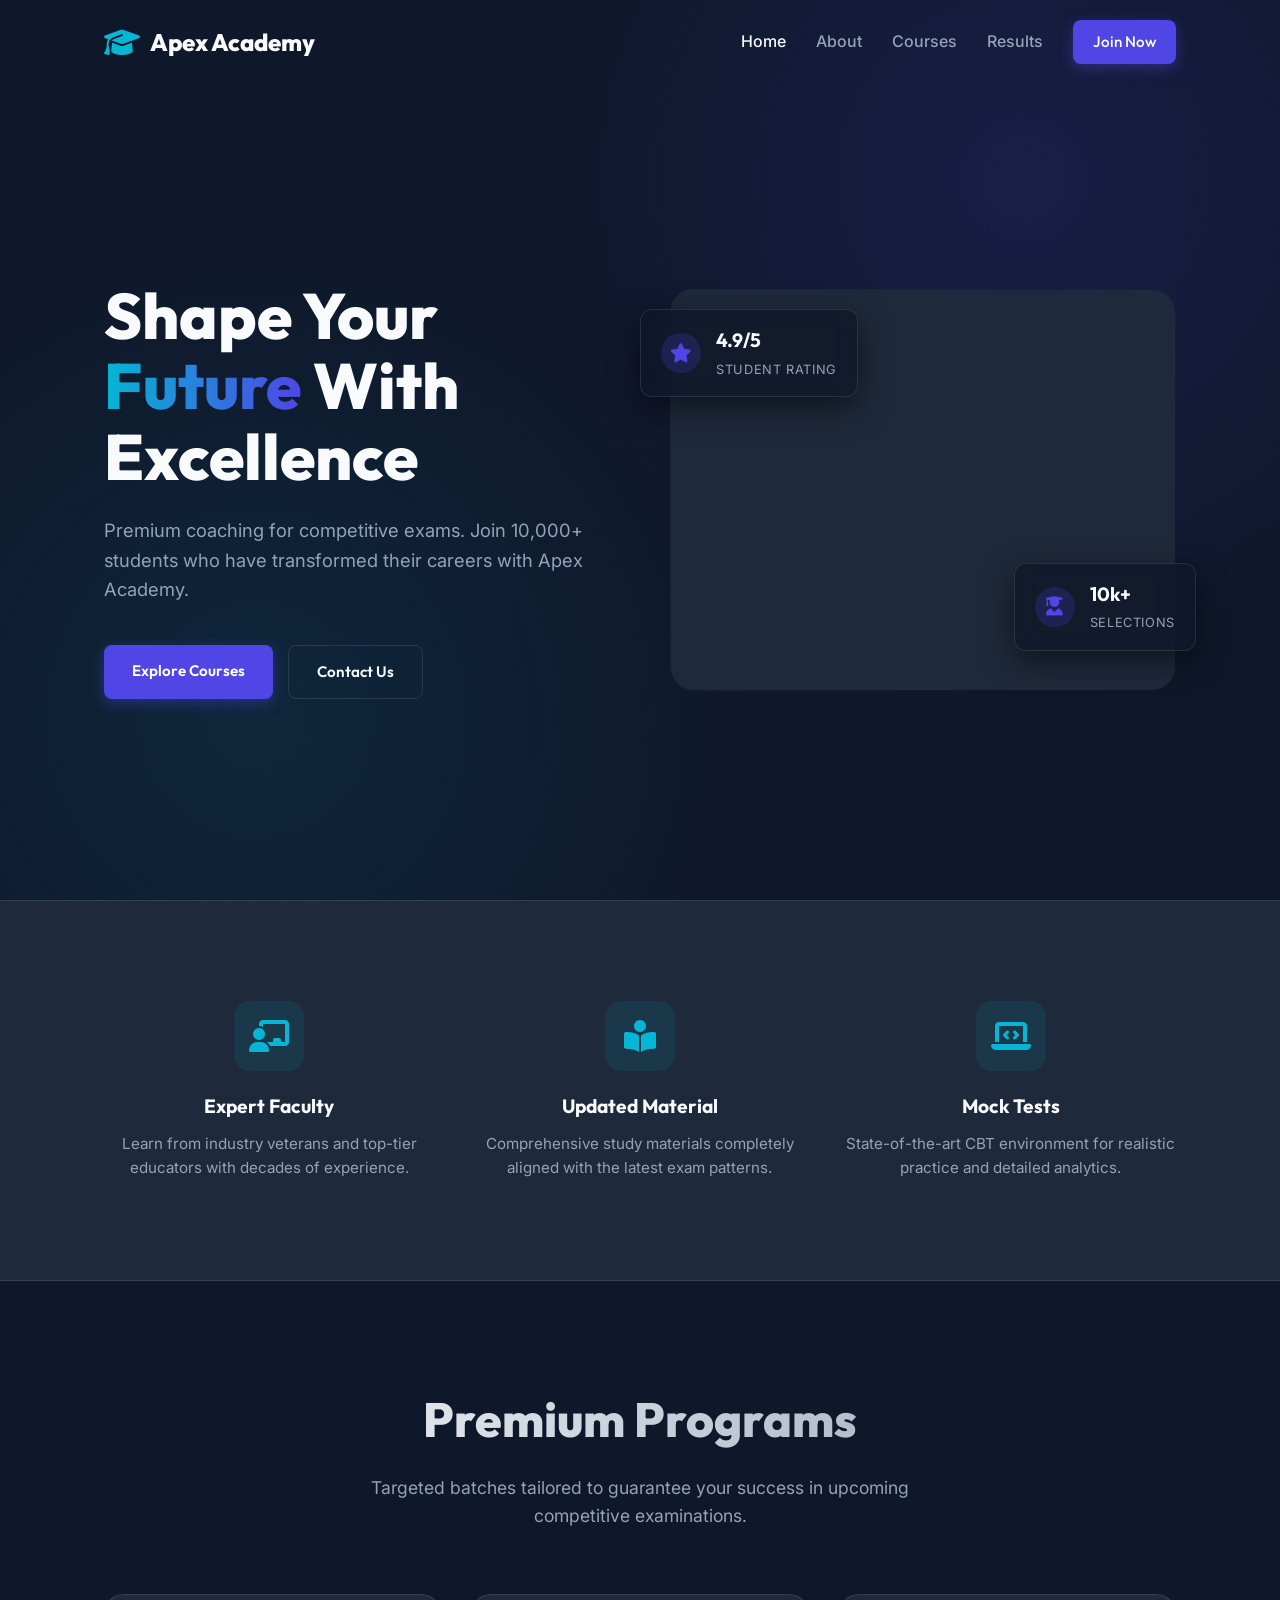
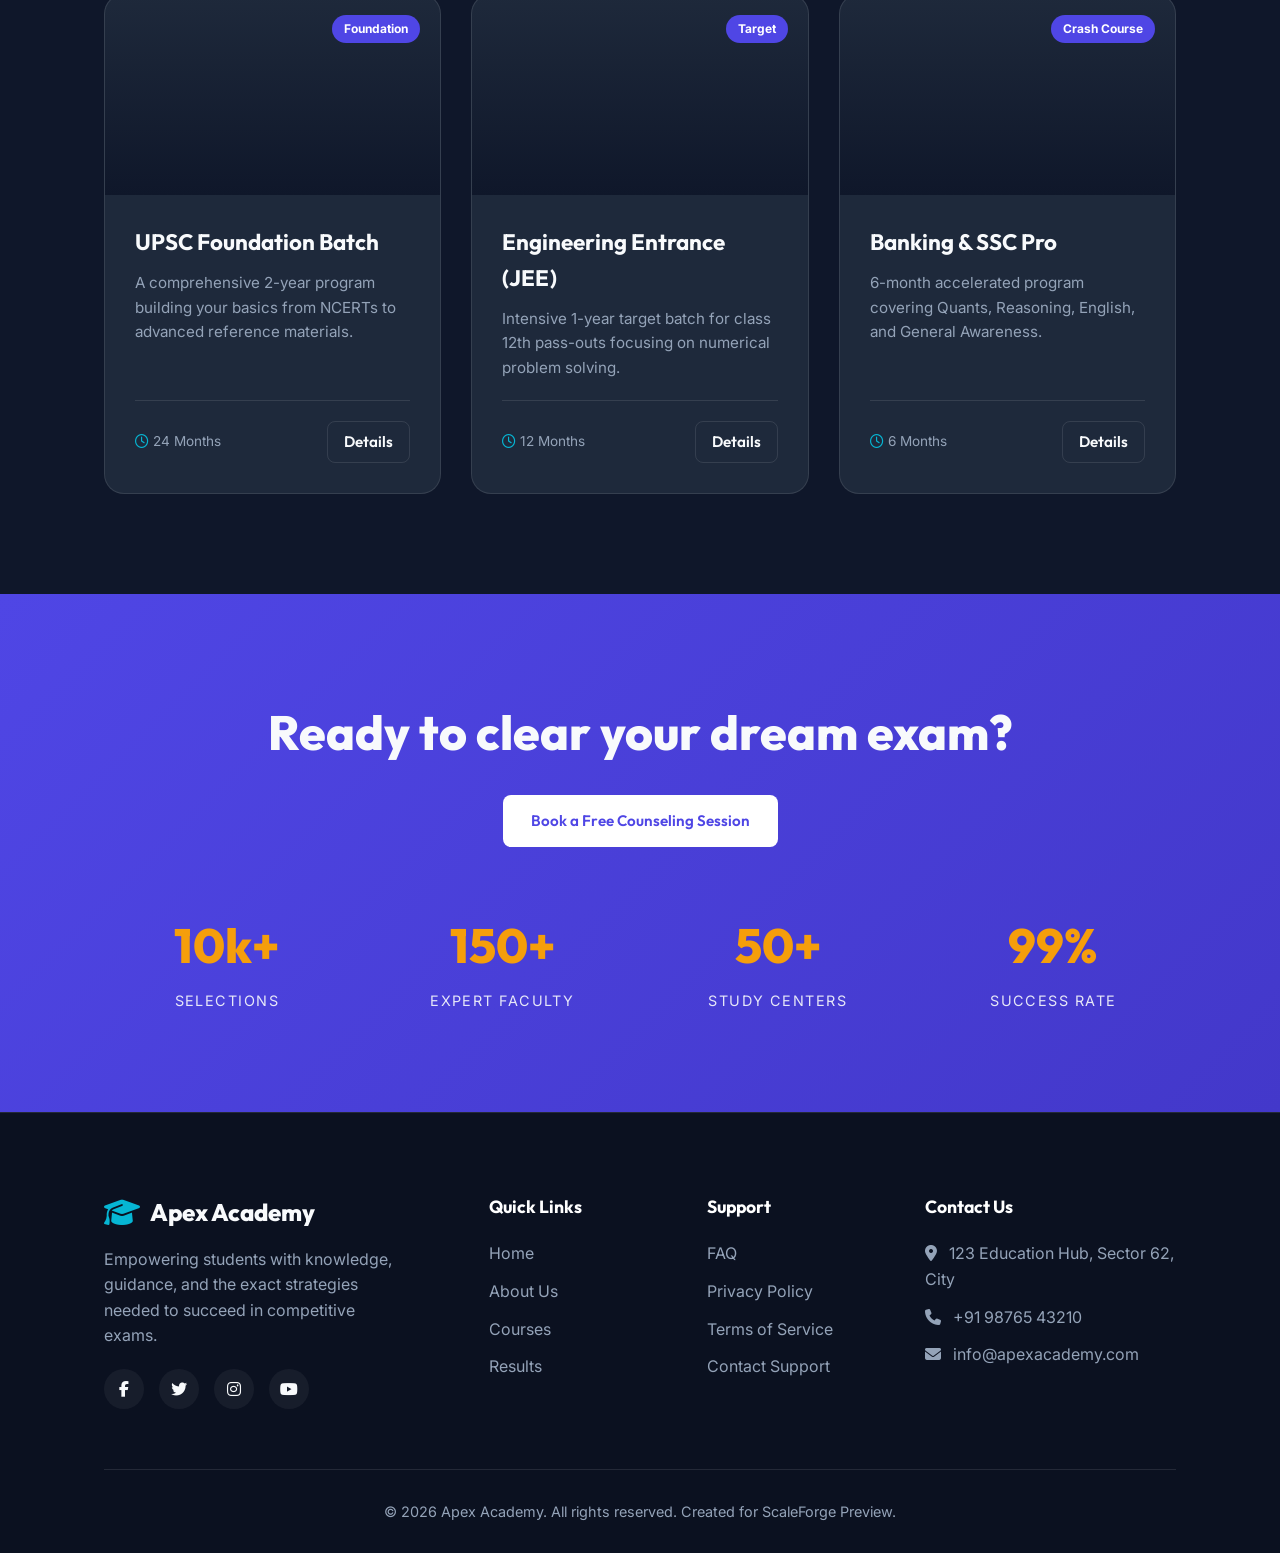
<file: portfolios/p6/index.html>
<!DOCTYPE html>
<html lang="en">
<head>
  <meta charset="UTF-8" />
  <meta name="viewport" content="width=device-width, initial-scale=1.0" />
  <title>Apex Academy | Elevating Potential</title>
  <meta name="description" content="Premier coaching institute for competitive exams and skill development." />

  <!-- Google Fonts -->
  <link rel="preconnect" href="https://fonts.googleapis.com" />
  <link rel="preconnect" href="https://fonts.gstatic.com" crossorigin />
  <link href="https://fonts.googleapis.com/css2?family=Inter:wght@300;400;500;600;700;800&family=Outfit:wght@400;500;600;700;800;900&display=swap" rel="stylesheet" />
  
  <!-- FontAwesome -->
  <link rel="stylesheet" href="https://cdnjs.cloudflare.com/ajax/libs/font-awesome/6.5.1/css/all.min.css" />

  <style>
    :root {
      --primary: #4F46E5;
      --primary-hover: #4338CA;
      --secondary: #06B6D4;
      --accent: #F59E0B;
      --bg-dark: #0F172A;
      --bg-card: #1E293B;
      --text-main: #F8FAFC;
      --text-muted: #94A3B8;
      --border: rgba(255, 255, 255, 0.1);
      --font-display: 'Outfit', sans-serif;
      --font-body: 'Inter', sans-serif;
      --ease: cubic-bezier(0.4, 0, 0.2, 1);
    }

    * { margin: 0; padding: 0; box-sizing: border-box; }

    body {
      font-family: var(--font-body);
      background-color: var(--bg-dark);
      color: var(--text-main);
      line-height: 1.6;
      overflow-x: hidden;
    }

    ::selection { background: rgba(79, 70, 229, 0.3); color: #fff; }
    a { text-decoration: none; color: inherit; }
    ul { list-style: none; }

    /* ════════════════════════════════
       REUSABLE UTILITIES
    ════════════════════════════════ */
    .container {
      width: 100%;
      max-width: 1200px;
      margin: 0 auto;
      padding: 0 5%;
    }

    .section { padding: 100px 0; }
    
    .btn {
      display: inline-block;
      padding: 14px 28px;
      font-family: var(--font-display);
      font-weight: 600;
      font-size: 0.95rem;
      border-radius: 8px;
      transition: all 0.3s var(--ease);
      cursor: pointer;
      border: none;
    }
    
    .btn--primary {
      background: var(--primary);
      color: #fff;
      box-shadow: 0 4px 14px rgba(79, 70, 229, 0.4);
    }
    
    .btn--primary:hover {
      background: var(--primary-hover);
      transform: translateY(-2px);
      box-shadow: 0 6px 20px rgba(79, 70, 229, 0.6);
    }

    .btn--outline {
      background: transparent;
      color: var(--text-main);
      border: 1px solid var(--border);
    }

    .btn--outline:hover {
      background: rgba(255, 255, 255, 0.05);
      border-color: rgba(255, 255, 255, 0.2);
    }

    .section-title {
      font-family: var(--font-display);
      font-size: clamp(2rem, 4vw, 3rem);
      font-weight: 800;
      text-align: center;
      margin-bottom: 1rem;
      background: linear-gradient(to right, #fff, #94A3B8);
      -webkit-background-clip: text;
      -webkit-text-fill-color: transparent;
    }

    .section-subtitle {
      text-align: center;
      color: var(--text-muted);
      max-width: 600px;
      margin: 0 auto 4rem;
      font-size: 1.1rem;
    }

    .reveal {
      opacity: 0;
      transform: translateY(30px);
      transition: all 0.8s var(--ease);
    }

    .reveal.active {
      opacity: 1;
      transform: translateY(0);
    }

    /* ════════════════════════════════
       NAVBAR
    ════════════════════════════════ */
    .navbar {
      position: fixed;
      top: 0; left: 0; width: 100%;
      z-index: 1000;
      padding: 20px 0;
      transition: all 0.3s var(--ease);
      border-bottom: 1px solid transparent;
    }

    .navbar.scrolled {
      background: rgba(15, 23, 42, 0.85);
      backdrop-filter: blur(12px);
      padding: 15px 0;
      border-bottom: 1px solid var(--border);
    }

    .nav-inner {
      display: flex;
      justify-content: space-between;
      align-items: center;
    }

    .logo {
      font-family: var(--font-display);
      font-size: 1.5rem;
      font-weight: 800;
      display: flex;
      align-items: center;
      gap: 10px;
    }

    .logo i {
      color: var(--secondary);
      font-size: 1.8rem;
    }

    .nav-links {
      display: flex;
      gap: 30px;
      align-items: center;
    }

    .nav-links a {
      font-weight: 500;
      color: var(--text-muted);
      transition: color 0.2s;
    }

    .nav-links a:hover, .nav-links a.active {
      color: var(--text-main);
    }

    .hamburger {
      display: none;
      font-size: 1.5rem;
      cursor: pointer;
      color: var(--text-main);
    }

    /* ════════════════════════════════
       HERO SECTION
    ════════════════════════════════ */
    .hero {
      position: relative;
      min-height: 100vh;
      display: flex;
      align-items: center;
      padding-top: 80px;
      overflow: hidden;
    }

    .hero-bg {
      position: absolute;
      inset: 0;
      background: radial-gradient(circle at 80% 20%, rgba(79, 70, 229, 0.15) 0%, transparent 40%),
                  radial-gradient(circle at 20% 80%, rgba(6, 182, 212, 0.1) 0%, transparent 40%);
      z-index: -1;
    }

    .hero-inner {
      display: grid;
      grid-template-columns: 1fr 1fr;
      gap: 60px;
      align-items: center;
    }

    .hero-content h1 {
      font-family: var(--font-display);
      font-size: clamp(2.5rem, 5vw, 4.5rem);
      font-weight: 800;
      line-height: 1.1;
      margin-bottom: 1.5rem;
    }

    .hero-content h1 span {
      background: linear-gradient(to right, var(--secondary), var(--primary));
      -webkit-background-clip: text;
      -webkit-text-fill-color: transparent;
    }

    .hero-content p {
      font-size: 1.15rem;
      color: var(--text-muted);
      margin-bottom: 2.5rem;
      max-width: 500px;
    }

    .hero-btns {
      display: flex;
      gap: 15px;
      flex-wrap: wrap;
    }

    .hero-visual {
      position: relative;
    }

    .hero-img-wrap {
      position: relative;
      border-radius: 24px;
      overflow: hidden;
      background: linear-gradient(145deg, #1E293B, #0F172A);
      padding: 1px;
    }

    .hero-img-inner {
      background: var(--bg-card);
      border-radius: 23px;
      padding: 40px;
      display: flex;
      justify-content: center;
      align-items: center;
      min-height: 400px;
      position: relative;
      overflow: hidden;
    }

    .hero-img-inner::before {
      content: '';
      position: absolute;
      inset: 0;
      background: url('https://images.unsplash.com/photo-1523240795612-9a054b0db644?q=80&w=2070&auto=format&fit=crop') center/cover;
      opacity: 0.4;
      filter: grayscale(80%) contrast(1.2);
    }

    .floating-badge {
      position: absolute;
      background: rgba(15, 23, 42, 0.8);
      backdrop-filter: blur(10px);
      border: 1px solid var(--border);
      padding: 15px 20px;
      border-radius: 12px;
      display: flex;
      align-items: center;
      gap: 15px;
      box-shadow: 0 10px 30px rgba(0,0,0,0.5);
      animation: float 6s ease-in-out infinite;
    }

    .badge-1 { top: 20px; left: -30px; animation-delay: 0s; }
    .badge-2 { bottom: 40px; right: -20px; animation-delay: -3s; }

    .badge-icon {
      width: 40px; height: 40px;
      border-radius: 50%;
      background: rgba(79, 70, 229, 0.2);
      color: var(--primary);
      display: flex;
      align-items: center;
      justify-content: center;
      font-size: 1.2rem;
    }

    .badge-text strong {
      display: block; font-family: var(--font-display); font-size: 1.2rem;
    }
    .badge-text span {
      font-size: 0.8rem; color: var(--text-muted); text-transform: uppercase; letter-spacing: 0.05em;
    }

    @keyframes float {
      0%, 100% { transform: translateY(0); }
      50% { transform: translateY(-15px); }
    }

    /* ════════════════════════════════
       FEATURES
    ════════════════════════════════ */
    .features {
      background: var(--bg-card);
      border-top: 1px solid var(--border);
      border-bottom: 1px solid var(--border);
    }

    .features-grid {
      display: grid;
      grid-template-columns: repeat(auto-fit, minmax(250px, 1fr));
      gap: 40px;
    }

    .feature-card {
      text-align: center;
    }

    .feature-icon {
      width: 70px; height: 70px;
      margin: 0 auto 20px;
      border-radius: 16px;
      background: rgba(6, 182, 212, 0.1);
      color: var(--secondary);
      display: flex;
      align-items: center;
      justify-content: center;
      font-size: 2rem;
      transition: transform 0.3s var(--ease);
    }

    .feature-card:hover .feature-icon {
      transform: scale(1.1) rotate(5deg);
    }

    .feature-card h3 {
      font-family: var(--font-display);
      font-size: 1.2rem;
      margin-bottom: 10px;
    }

    .feature-card p {
      color: var(--text-muted);
      font-size: 0.95rem;
    }

    /* ════════════════════════════════
       COURSES
    ════════════════════════════════ */
    .courses-grid {
      display: grid;
      grid-template-columns: repeat(auto-fit, minmax(320px, 1fr));
      gap: 30px;
    }

    .course-card {
      background: var(--bg-card);
      border: 1px solid var(--border);
      border-radius: 20px;
      overflow: hidden;
      transition: all 0.3s var(--ease);
      display: flex;
      flex-direction: column;
    }

    .course-card:hover {
      transform: translateY(-10px);
      border-color: rgba(79, 70, 229, 0.4);
      box-shadow: 0 20px 40px rgba(0,0,0,0.4);
    }

    .course-img {
      height: 200px;
      position: relative;
      background: #111;
    }

    .course-img::before {
      content: '';
      position: absolute;
      inset: 0;
      background: linear-gradient(to top, rgba(15, 23, 42, 1), transparent);
      z-index: 1;
    }

    .course-1 { background: url('https://images.unsplash.com/photo-1501504905252-473c47e087f8?q=80&w=1974&auto=format&fit=crop') center/cover; }
    .course-2 { background: url('https://images.unsplash.com/photo-1516321318423-f06f85e504b3?q=80&w=2070&auto=format&fit=crop') center/cover; }
    .course-3 { background: url('https://images.unsplash.com/photo-1434030216411-0b793f4b4173?q=80&w=2070&auto=format&fit=crop') center/cover; }

    .course-tag {
      position: absolute;
      top: 20px; right: 20px;
      background: var(--primary);
      color: #fff;
      padding: 4px 12px;
      border-radius: 100px;
      font-size: 0.75rem;
      font-weight: 700;
      z-index: 2;
    }

    .course-content {
      padding: 30px;
      flex: 1;
      display: flex;
      flex-direction: column;
    }

    .course-title {
      font-family: var(--font-display);
      font-size: 1.4rem;
      margin-bottom: 10px;
    }

    .course-desc {
      color: var(--text-muted);
      font-size: 0.95rem;
      margin-bottom: 20px;
      flex: 1;
    }

    .course-footer {
      display: flex;
      justify-content: space-between;
      align-items: center;
      padding-top: 20px;
      border-top: 1px solid var(--border);
    }

    .course-info {
      display: flex;
      gap: 15px;
      color: var(--text-muted);
      font-size: 0.85rem;
    }

    .course-info i { color: var(--secondary); }

    /* ════════════════════════════════
       STATS & CTA
    ════════════════════════════════ */
    .cta-section {
      background: linear-gradient(135deg, var(--primary) 0%, var(--primary-hover) 100%);
      text-align: center;
      position: relative;
      overflow: hidden;
    }

    .cta-section::before {
      content: '';
      position: absolute;
      inset: 0;
      background: url('https://www.transparenttextures.com/patterns/cubes.png');
      opacity: 0.1;
    }

    .cta-inner {
      position: relative;
      z-index: 2;
    }

    .cta-title {
      font-family: var(--font-display);
      font-size: clamp(2rem, 4vw, 3rem);
      margin-bottom: 1.5rem;
      font-weight: 800;
    }

    .stats-grid {
      display: grid;
      grid-template-columns: repeat(4, 1fr);
      gap: 30px;
      margin-top: 60px;
    }

    .stat-item h4 {
      font-family: var(--font-display);
      font-size: 3rem;
      font-weight: 800;
      margin-bottom: 5px;
      color: var(--accent);
    }

    .stat-item p {
      font-size: 0.9rem;
      text-transform: uppercase;
      letter-spacing: 0.1em;
      opacity: 0.9;
    }

    /* ════════════════════════════════
       FOOTER
    ════════════════════════════════ */
    .footer {
      background: #0B1120;
      padding: 80px 0 30px;
      border-top: 1px solid var(--border);
    }

    .footer-grid {
      display: grid;
      grid-template-columns: 2fr 1fr 1fr 1.5fr;
      gap: 50px;
      margin-bottom: 60px;
    }

    .footer-brand p {
      color: var(--text-muted);
      margin-top: 15px;
      max-width: 300px;
    }

    .footer-title {
      font-family: var(--font-display);
      font-size: 1.1rem;
      margin-bottom: 20px;
      color: #fff;
    }

    .footer-links li { margin-bottom: 12px; }
    .footer-links a {
      color: var(--text-muted);
      transition: color 0.2s;
    }
    .footer-links a:hover { color: var(--secondary); }

    .social-links {
      display: flex;
      gap: 15px;
      margin-top: 20px;
    }

    .social-links a {
      width: 40px; height: 40px;
      border-radius: 50%;
      background: rgba(255, 255, 255, 0.05);
      display: flex;
      align-items: center;
      justify-content: center;
      transition: all 0.3s;
    }

    .social-links a:hover {
      background: var(--primary);
      transform: translateY(-3px);
    }

    .footer-bottom {
      text-align: center;
      padding-top: 30px;
      border-top: 1px solid var(--border);
      color: var(--text-muted);
      font-size: 0.9rem;
    }

    /* ════════════════════════════════
       RESPONSIVE
    ════════════════════════════════ */
    @media (max-width: 992px) {
      .hero-inner { grid-template-columns: 1fr; text-align: center; }
      .hero-content p { margin: 0 auto 2.5rem; }
      .hero-btns { justify-content: center; }
      .hero-visual { margin-top: 40px; }
      .stats-grid { grid-template-columns: repeat(2, 1fr); }
      .footer-grid { grid-template-columns: 1fr 1fr; }
    }

    @media (max-width: 768px) {
      .nav-links {
        display: none;
        position: absolute;
        top: 100%; left: 0; width: 100%;
        background: var(--bg-card);
        flex-direction: column;
        padding: 20px;
        border-bottom: 1px solid var(--border);
      }
      .nav-links.active { display: flex; }
      .hamburger { display: block; }
      .footer-grid { grid-template-columns: 1fr; }
      .badge-1, .badge-2 { display: none; }
    }
  </style>
</head>
<body>

  <!-- NAVBAR -->
  <nav class="navbar" id="navbar">
    <div class="container nav-inner">
      <a href="#" class="logo">
        <i class="fa-solid fa-graduation-cap"></i> Apex Academy
      </a>
      <div class="nav-links" id="navLinks">
        <a href="#home" class="active">Home</a>
        <a href="#about">About</a>
        <a href="#courses">Courses</a>
        <a href="#results">Results</a>
        <a href="#contact" class="btn btn--primary" style="padding: 10px 20px; color: #fff;">Join Now</a>
      </div>
      <div class="hamburger" id="hamburger">
        <i class="fa-solid fa-bars"></i>
      </div>
    </div>
  </nav>

  <!-- HERO -->
  <section class="hero" id="home">
    <div class="hero-bg"></div>
    <div class="container hero-inner">
      <div class="hero-content reveal">
        <h1>Shape Your <span>Future</span> With Excellence</h1>
        <p>Premium coaching for competitive exams. Join 10,000+ students who have transformed their careers with Apex Academy.</p>
        <div class="hero-btns">
          <a href="#courses" class="btn btn--primary">Explore Courses</a>
          <a href="#contact" class="btn btn--outline">Contact Us</a>
        </div>
      </div>
      <div class="hero-visual reveal" style="transition-delay: 0.2s;">
        <div class="hero-img-wrap">
          <div class="hero-img-inner"></div>
        </div>
        <!-- Floating Badges -->
        <div class="floating-badge badge-1">
          <div class="badge-icon"><i class="fa-solid fa-star"></i></div>
          <div class="badge-text">
            <strong>4.9/5</strong>
            <span>Student Rating</span>
          </div>
        </div>
        <div class="floating-badge badge-2">
          <div class="badge-icon"><i class="fa-solid fa-user-graduate"></i></div>
          <div class="badge-text">
            <strong>10k+</strong>
            <span>Selections</span>
          </div>
        </div>
      </div>
    </div>
  </section>

  <!-- FEATURES -->
  <section class="section features" id="about">
    <div class="container">
      <div class="features-grid">
        <div class="feature-card reveal">
          <div class="feature-icon"><i class="fa-solid fa-chalkboard-user"></i></div>
          <h3>Expert Faculty</h3>
          <p>Learn from industry veterans and top-tier educators with decades of experience.</p>
        </div>
        <div class="feature-card reveal" style="transition-delay: 0.1s;">
          <div class="feature-icon"><i class="fa-solid fa-book-open-reader"></i></div>
          <h3>Updated Material</h3>
          <p>Comprehensive study materials completely aligned with the latest exam patterns.</p>
        </div>
        <div class="feature-card reveal" style="transition-delay: 0.2s;">
          <div class="feature-icon"><i class="fa-solid fa-laptop-code"></i></div>
          <h3>Mock Tests</h3>
          <p>State-of-the-art CBT environment for realistic practice and detailed analytics.</p>
        </div>
      </div>
    </div>
  </section>

  <!-- COURSES -->
  <section class="section" id="courses">
    <div class="container">
      <h2 class="section-title reveal">Premium Programs</h2>
      <p class="section-subtitle reveal">Targeted batches tailored to guarantee your success in upcoming competitive examinations.</p>
      
      <div class="courses-grid">
        <!-- Course 1 -->
        <div class="course-card reveal">
          <div class="course-img course-1">
            <div class="course-tag">Foundation</div>
          </div>
          <div class="course-content">
            <h3 class="course-title">UPSC Foundation Batch</h3>
            <p class="course-desc">A comprehensive 2-year program building your basics from NCERTs to advanced reference materials.</p>
            <div class="course-footer">
              <div class="course-info">
                <span><i class="fa-regular fa-clock"></i> 24 Months</span>
              </div>
              <a href="#" class="btn btn--outline" style="padding: 8px 16px;">Details</a>
            </div>
          </div>
        </div>
        <!-- Course 2 -->
        <div class="course-card reveal" style="transition-delay: 0.1s;">
          <div class="course-img course-2">
            <div class="course-tag">Target</div>
          </div>
          <div class="course-content">
            <h3 class="course-title">Engineering Entrance (JEE)</h3>
            <p class="course-desc">Intensive 1-year target batch for class 12th pass-outs focusing on numerical problem solving.</p>
            <div class="course-footer">
              <div class="course-info">
                <span><i class="fa-regular fa-clock"></i> 12 Months</span>
              </div>
              <a href="#" class="btn btn--outline" style="padding: 8px 16px;">Details</a>
            </div>
          </div>
        </div>
        <!-- Course 3 -->
        <div class="course-card reveal" style="transition-delay: 0.2s;">
          <div class="course-img course-3">
            <div class="course-tag">Crash Course</div>
          </div>
          <div class="course-content">
            <h3 class="course-title">Banking & SSC Pro</h3>
            <p class="course-desc">6-month accelerated program covering Quants, Reasoning, English, and General Awareness.</p>
            <div class="course-footer">
              <div class="course-info">
                <span><i class="fa-regular fa-clock"></i> 6 Months</span>
              </div>
              <a href="#" class="btn btn--outline" style="padding: 8px 16px;">Details</a>
            </div>
          </div>
        </div>
      </div>
    </div>
  </section>

  <!-- CTA / STATS -->
  <section class="section cta-section" id="results">
    <div class="container cta-inner reveal">
      <h2 class="cta-title">Ready to clear your dream exam?</h2>
      <a href="#" class="btn btn--outline" style="background: #fff; color: var(--primary); border: none;">Book a Free Counseling Session</a>
      
      <div class="stats-grid">
        <div class="stat-item">
          <h4>10k+</h4>
          <p>Selections</p>
        </div>
        <div class="stat-item">
          <h4>150+</h4>
          <p>Expert Faculty</p>
        </div>
        <div class="stat-item">
          <h4>50+</h4>
          <p>Study Centers</p>
        </div>
        <div class="stat-item">
          <h4>99%</h4>
          <p>Success Rate</p>
        </div>
      </div>
    </div>
  </section>

  <!-- FOOTER -->
  <footer class="footer" id="contact">
    <div class="container">
      <div class="footer-grid">
        <div class="footer-brand">
          <a href="#" class="logo">
            <i class="fa-solid fa-graduation-cap"></i> Apex Academy
          </a>
          <p>Empowering students with knowledge, guidance, and the exact strategies needed to succeed in competitive exams.</p>
          <div class="social-links">
            <a href="#"><i class="fa-brands fa-facebook-f"></i></a>
            <a href="#"><i class="fa-brands fa-twitter"></i></a>
            <a href="#"><i class="fa-brands fa-instagram"></i></a>
            <a href="#"><i class="fa-brands fa-youtube"></i></a>
          </div>
        </div>
        
        <div>
          <h4 class="footer-title">Quick Links</h4>
          <ul class="footer-links">
            <li><a href="#home">Home</a></li>
            <li><a href="#about">About Us</a></li>
            <li><a href="#courses">Courses</a></li>
            <li><a href="#results">Results</a></li>
          </ul>
        </div>

        <div>
          <h4 class="footer-title">Support</h4>
          <ul class="footer-links">
            <li><a href="#">FAQ</a></li>
            <li><a href="#">Privacy Policy</a></li>
            <li><a href="#">Terms of Service</a></li>
            <li><a href="#">Contact Support</a></li>
          </ul>
        </div>

        <div>
          <h4 class="footer-title">Contact Us</h4>
          <ul class="footer-links">
            <li><a href="#"><i class="fa-solid fa-location-dot" style="margin-right: 8px;"></i> 123 Education Hub, Sector 62, City</a></li>
            <li><a href="#"><i class="fa-solid fa-phone" style="margin-right: 8px;"></i> +91 98765 43210</a></li>
            <li><a href="#"><i class="fa-solid fa-envelope" style="margin-right: 8px;"></i> info@apexacademy.com</a></li>
          </ul>
        </div>
      </div>
      
      <div class="footer-bottom">
        <p>&copy; 2026 Apex Academy. All rights reserved. Created for ScaleForge Preview.</p>
      </div>
    </div>
  </footer>

  <script>
    // Navbar Scroll
    const navbar = document.getElementById('navbar');
    window.addEventListener('scroll', () => {
      if (window.scrollY > 50) {
        navbar.classList.add('scrolled');
      } else {
        navbar.classList.remove('scrolled');
      }
    });

    // Mobile Menu
    const hamburger = document.getElementById('hamburger');
    const navLinks = document.getElementById('navLinks');
    hamburger.addEventListener('click', () => {
      navLinks.classList.toggle('active');
    });

    // Scroll Reveal
    function reveal() {
      var reveals = document.querySelectorAll(".reveal");
      for (var i = 0; i < reveals.length; i++) {
        var windowHeight = window.innerHeight;
        var elementTop = reveals[i].getBoundingClientRect().top;
        var elementVisible = 100;
        if (elementTop < windowHeight - elementVisible) {
          reveals[i].classList.add("active");
        }
      }
    }
    window.addEventListener("scroll", reveal);
    reveal(); // Trigger on load
  </script>
</body>
</html>
</file>
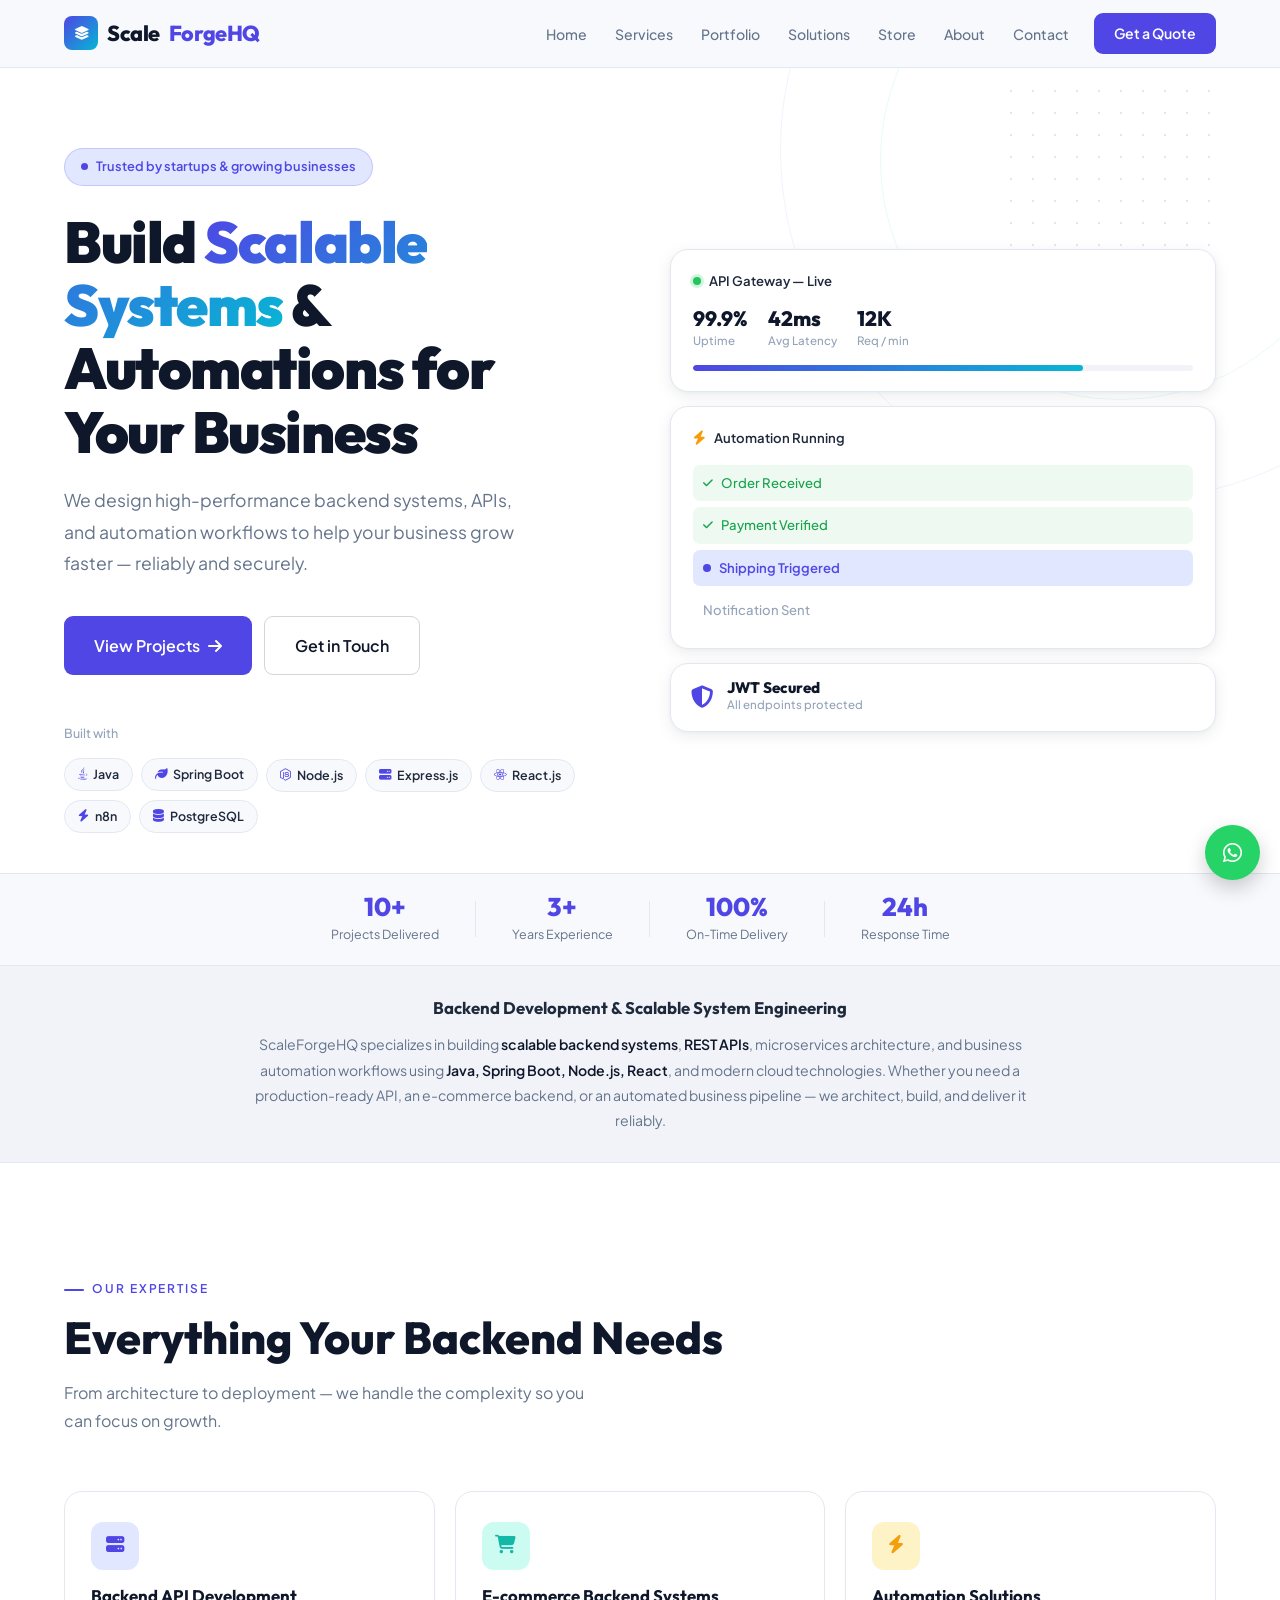
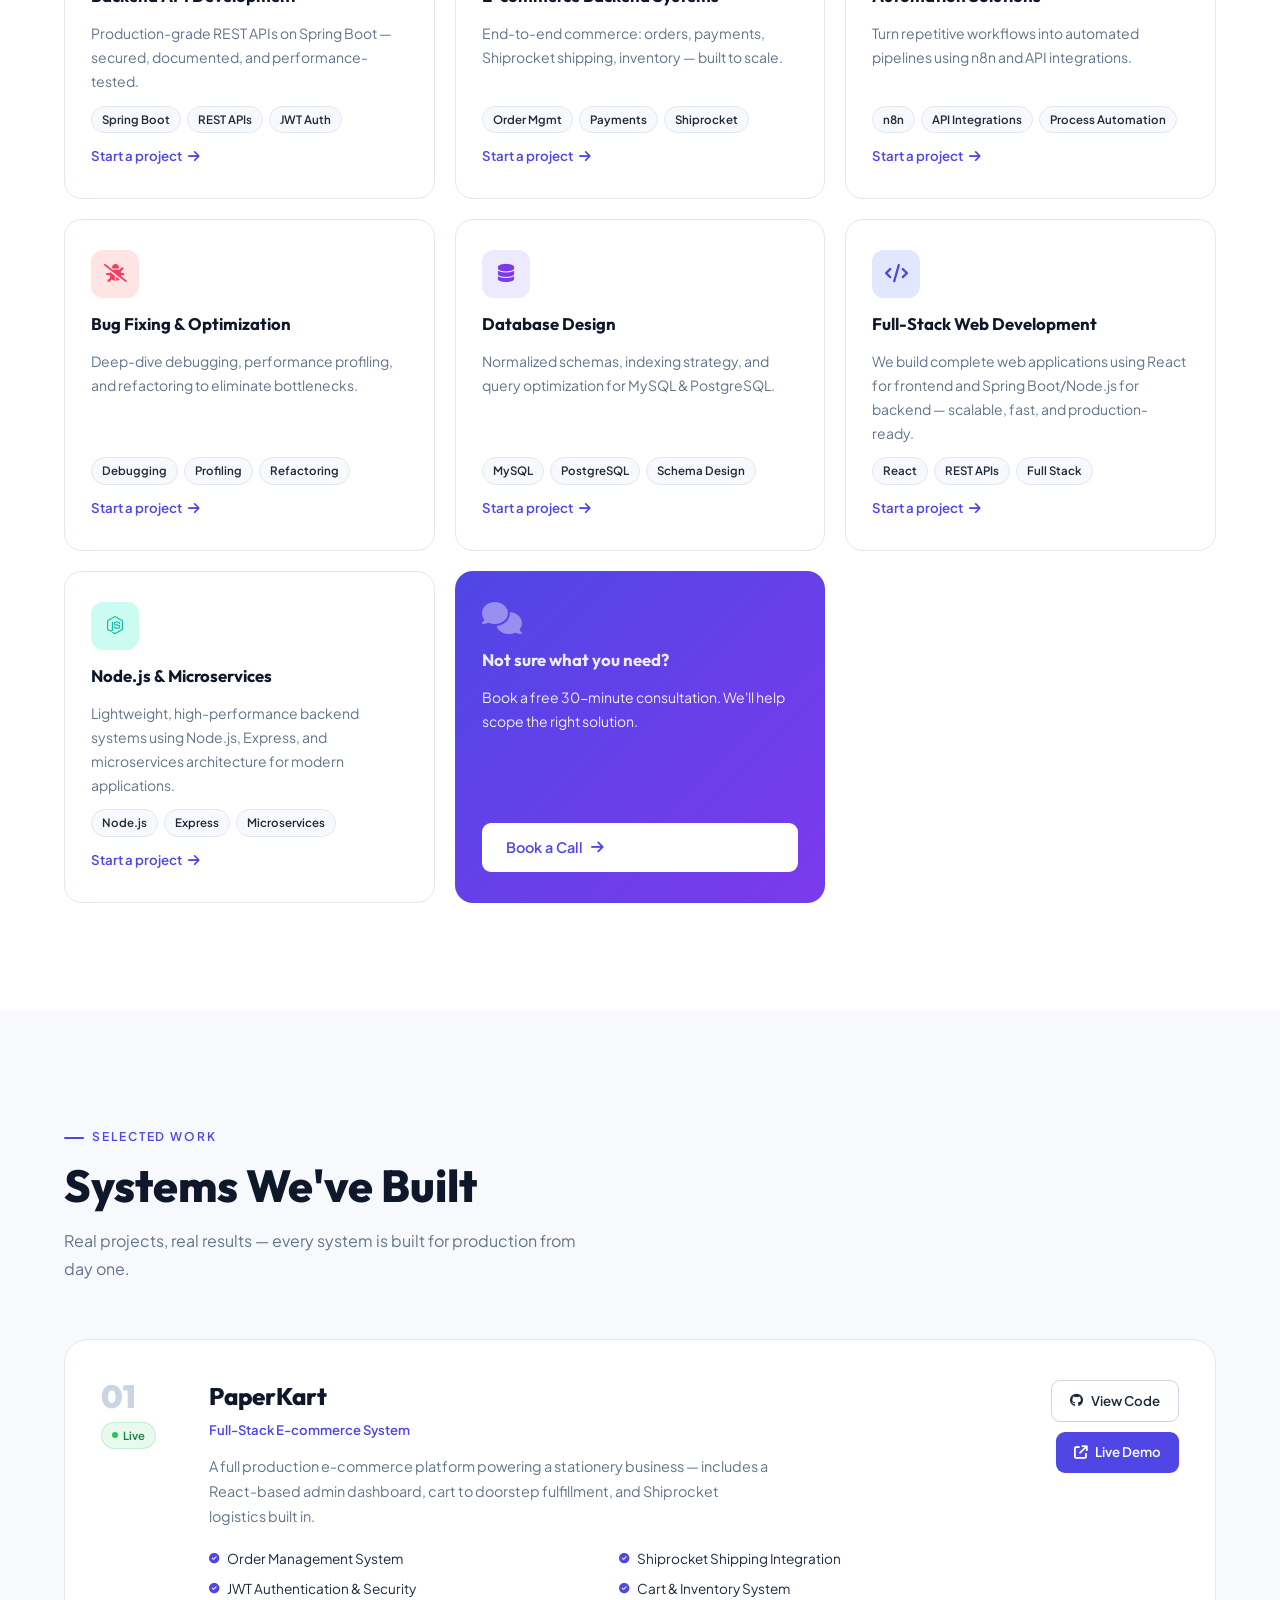
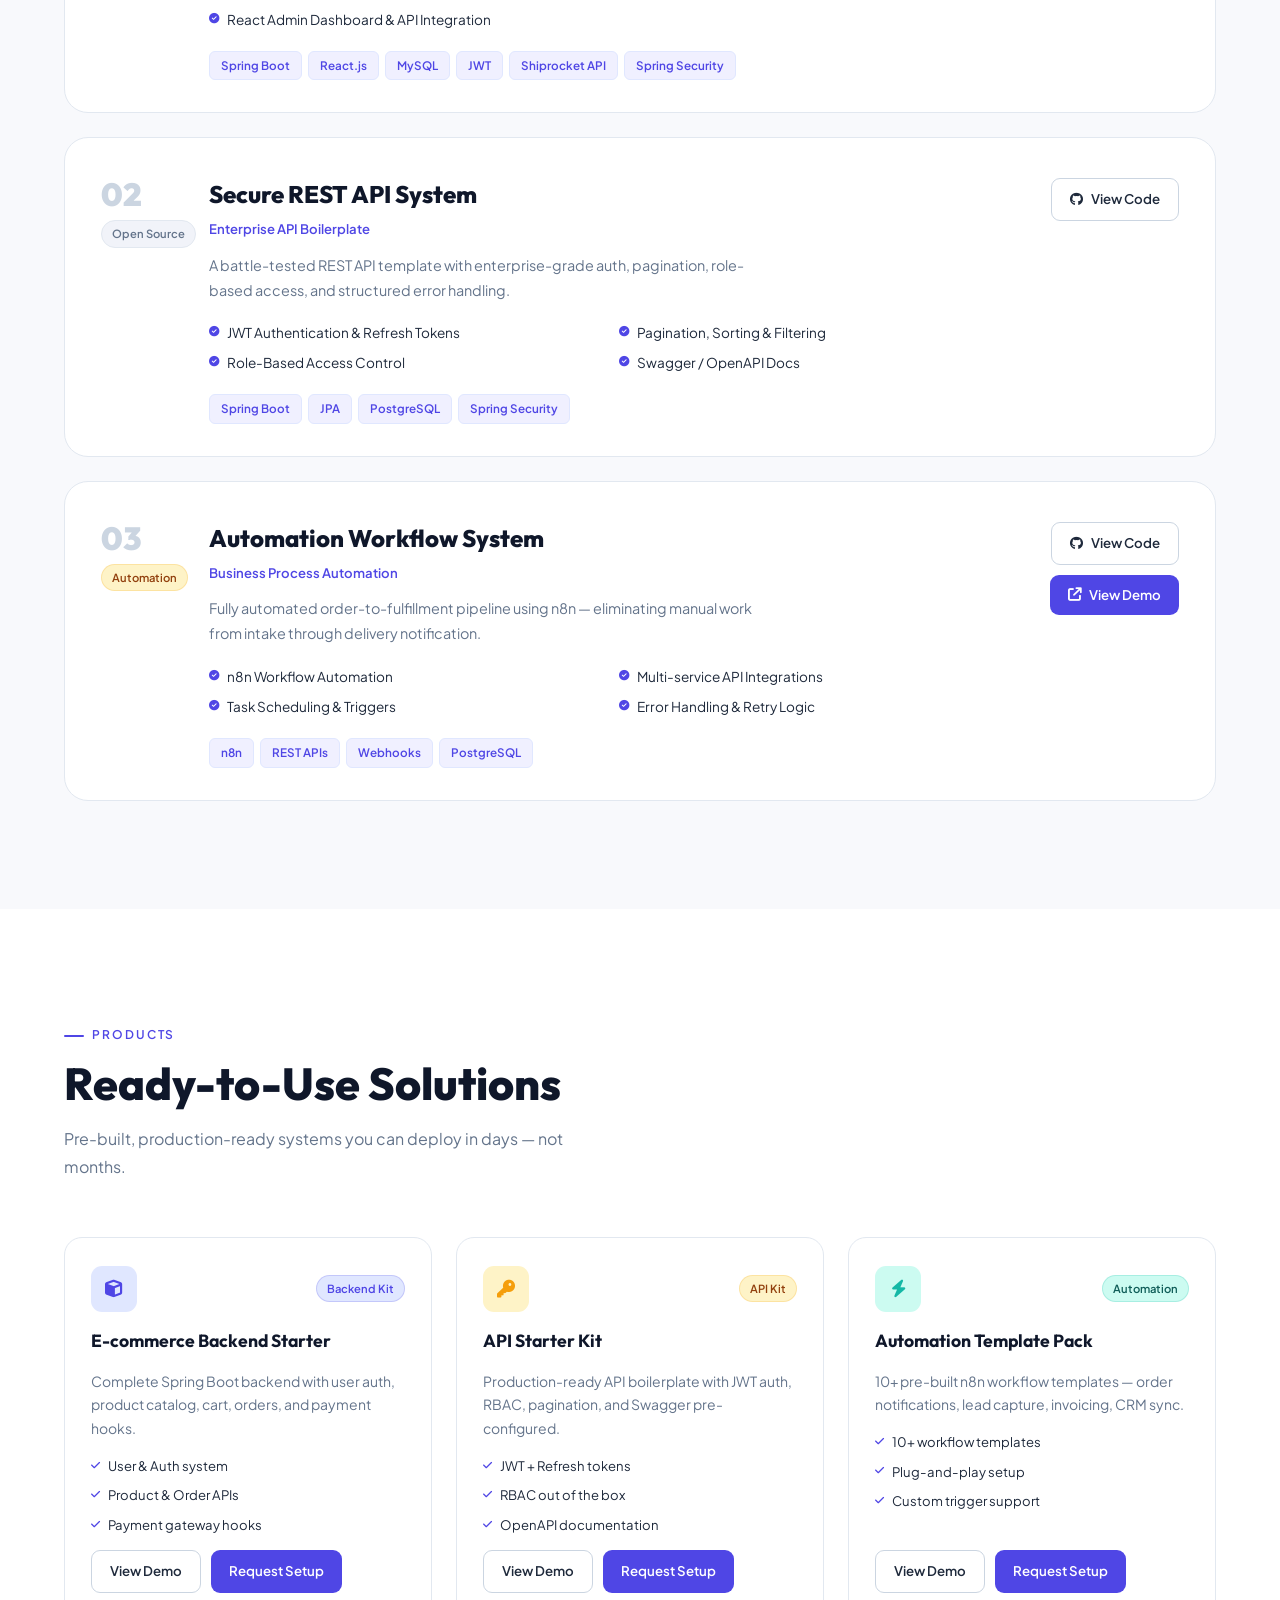
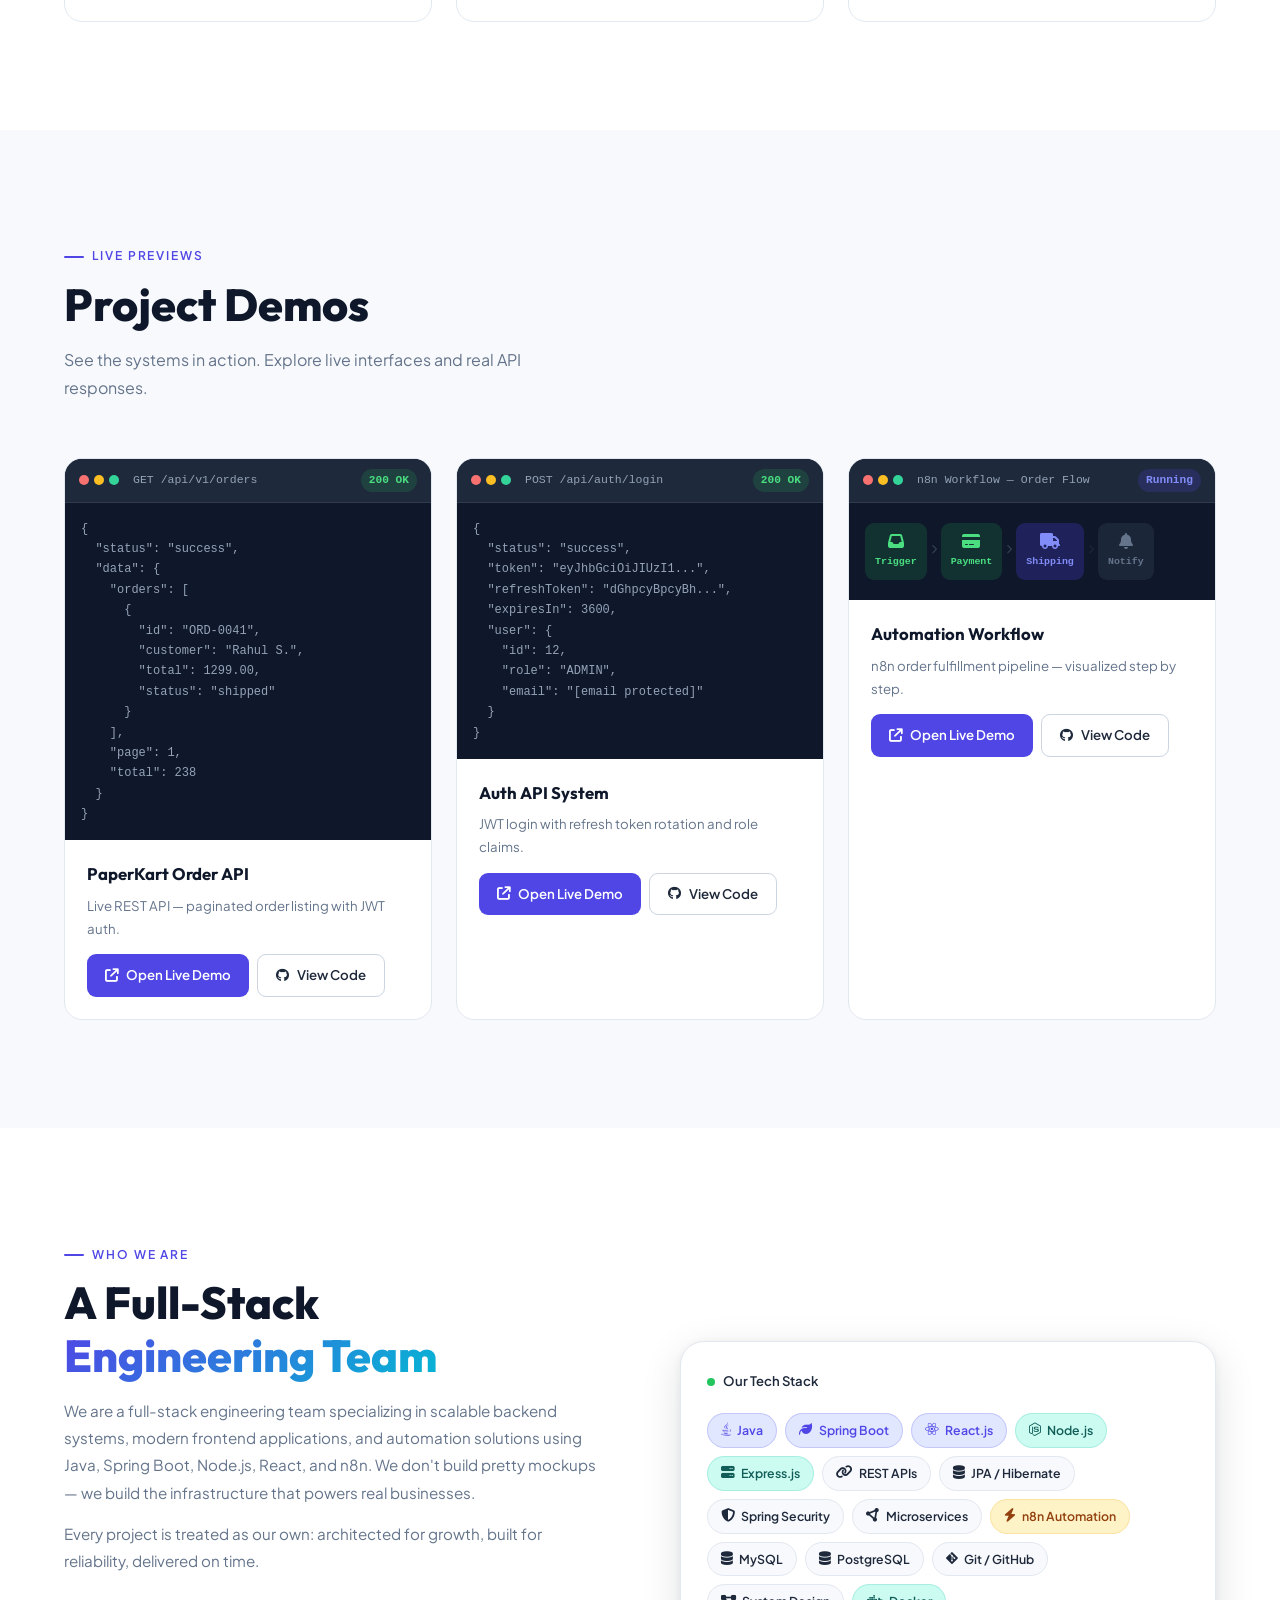
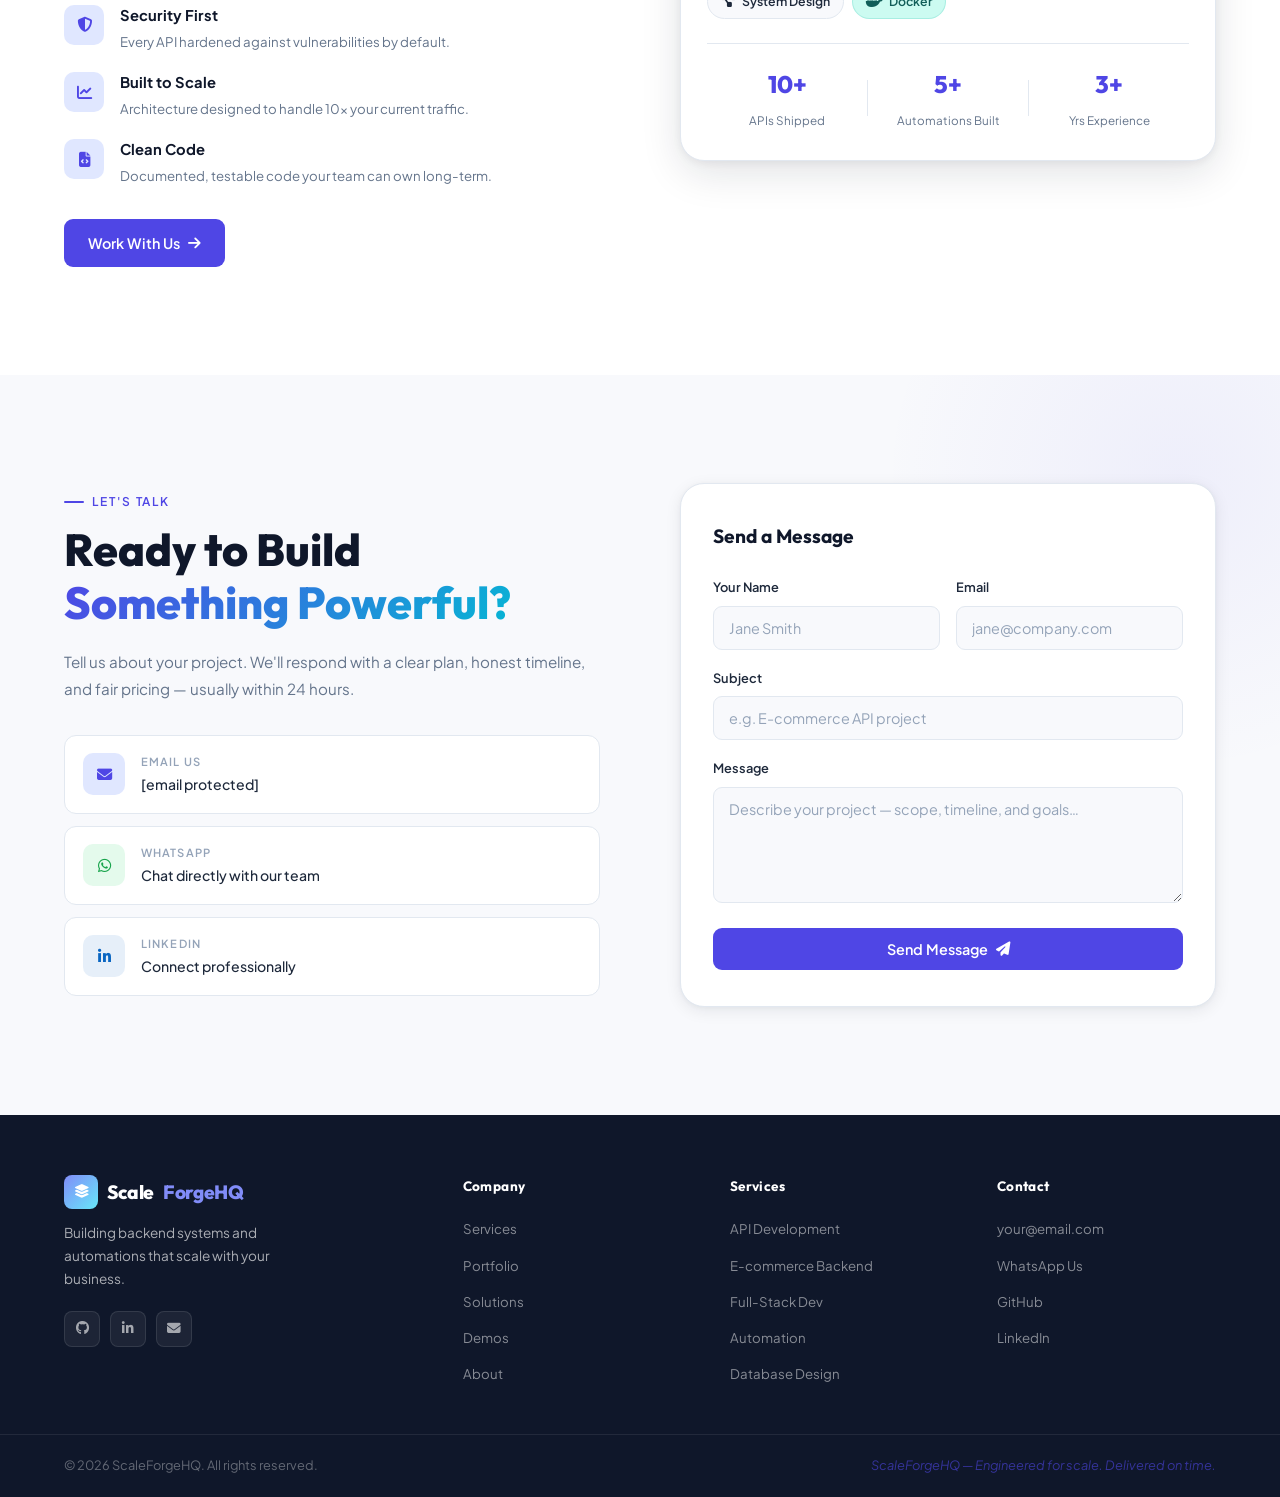
<file: index2.html>
<!doctype html>
<html lang="en">
  <head>
    <meta charset="UTF-8" />
    <meta name="viewport" content="width=device-width, initial-scale=1.0" />

    <!-- Title -->
    <title>ScaleForgeHQ — Backend Systems & Automation</title>

    <!-- Primary SEO -->
    <meta
      name="description"
      content="ScaleForgeHQ builds scalable backend systems, full-stack applications, REST APIs, and automation workflows for growing businesses."
    />
    <meta name="robots" content="index, follow" />
    <meta name="author" content="ScaleForgeHQ" />
    <meta
      name="keywords"
      content="backend development, Spring Boot, REST API, Node.js, React, automation, n8n, microservices, Java, PostgreSQL, freelance backend developer"
    />

    <!-- Canonical (IMPORTANT: pick one domain and stick to it) -->
    <link rel="canonical" href="https://www.scaleforgehq.com/" />

    <!-- Open Graph (for LinkedIn, WhatsApp, Facebook) -->
    <meta
      property="og:title"
      content="ScaleForgeHQ — Backend Systems & Automation"
    />
    <meta
      property="og:description"
      content="We build scalable backend systems, REST APIs, and automation workflows using Java, Spring Boot, Node.js, and React."
    />
    <meta property="og:url" content="https://www.scaleforgehq.com/" />
    <meta property="og:type" content="website" />
    <meta
      property="og:image"
      content="https://www.scaleforgehq.com/og-image.png"
    />

    <!-- Twitter -->
    <meta name="twitter:card" content="summary_large_image" />
    <meta
      name="twitter:title"
      content="ScaleForgeHQ — Backend Systems & Automation"
    />
    <meta
      name="twitter:description"
      content="Scalable backend systems, REST APIs, and automation built with Spring Boot, Node.js, and React."
    />
    <meta
      name="twitter:image"
      content="https://www.scaleforgehq.com/og-image.png"
    />

    <!-- Security / HTTPS enforcement -->
    <meta
      http-equiv="Content-Security-Policy"
      content="upgrade-insecure-requests"
    />

    <!-- FAVICONS (FIXED ✅) -->
    <link rel="icon" href="/favicon.ico" sizes="any" />
    <link rel="icon" type="image/png" href="/favicon-32x32.png" sizes="32x32" />
    <link rel="icon" type="image/png" href="/favicon-16x16.png" sizes="16x16" />
    <link rel="apple-touch-icon" href="/apple-touch-icon.png" />
    <link rel="manifest" href="/site.webmanifest" />

    <!-- Android Chrome -->
    <link
      rel="icon"
      type="image/png"
      sizes="192x192"
      href="/android-chrome-192x192.png"
    />
    <link
      rel="icon"
      type="image/png"
      sizes="512x512"
      href="/android-chrome-512x512.png"
    />

    <!-- Performance: Fonts -->
    <link rel="preconnect" href="https://fonts.googleapis.com" />
    <link rel="preconnect" href="https://fonts.gstatic.com" crossorigin />
    <link
      href="https://fonts.googleapis.com/css2?family=Outfit:wght@300;400;500;600;700;800;900&family=Plus+Jakarta+Sans:ital,wght@0,300;0,400;0,500;0,600;1,300&display=swap"
      rel="stylesheet"
    />

    <!-- Icons -->
    <link
      rel="stylesheet"
      href="https://cdnjs.cloudflare.com/ajax/libs/font-awesome/6.5.1/css/all.min.css"
    />

    <!-- Styles -->
    <link rel="stylesheet" href="styles.css" />
  </head>
  <body>
    <!-- ===================== NAVBAR ===================== -->
    <nav class="navbar" id="navbar">
      <div class="nav-inner">
        <a href="#home" class="logo">
          <div class="logo-mark"><i class="fa-solid fa-layer-group"></i></div>
          Scale<span>ForgeHQ</span>
        </a>

        <ul class="nav-links" id="navLinks">
          <li><a href="/#home" class="nav-link active">Home</a></li>
          <li><a href="/#services" class="nav-link">Services</a></li>
          <li><a href="/#portfolio" class="nav-link">Portfolio</a></li>
          <li><a href="/#solutions" class="nav-link">Solutions</a></li>
          <li><a href="/store" class="nav-link">Store</a></li>
          <li><a href="/#about" class="nav-link">About</a></li>
          <li><a href="/#contact" class="nav-link">Contact</a></li>
          <li class="nav-cta-wrap">
            <a href="/#contact" class="btn btn--nav">Get a Quote</a>
          </li>
        </ul>

        <button class="hamburger" id="hamburger" aria-label="Toggle menu">
          <span></span><span></span><span></span>
        </button>
      </div>
    </nav>

    <!-- ===================== HERO ===================== -->
    <section class="hero" id="home">
      <div class="hero-geo hero-geo--ring1"></div>
      <div class="hero-geo hero-geo--ring2"></div>
      <div class="hero-dots"></div>

      <div class="container hero__body">
        <div class="hero__left">
          <div class="hero-pill fade-in">
            <span class="pill-dot"></span>
            Trusted by startups &amp; growing businesses
          </div>

          <h1 class="hero-title fade-in fd2">
            Build <span class="grad-text">Scalable Systems</span> &amp;
            Automations<br class="brk" />
            for Your Business
          </h1>

          <p class="hero-sub fade-in fd3">
            We design high-performance backend systems, APIs, and automation
            workflows to help your business grow faster — reliably and securely.
          </p>

          <div class="hero-actions fade-in fd4">
            <a href="#portfolio" class="btn btn--primary btn--lg">
              View Projects <i class="fa-solid fa-arrow-right"></i>
            </a>
            <a href="#contact" class="btn btn--outline-dark btn--lg"
              >Get in Touch</a
            >
          </div>

          <div class="hero-trust fade-in fd5">
            <span class="trust-label">Built with</span>
            <div class="trust-chips">
              <span><i class="fa-brands fa-java"></i> Java</span>
              <span><i class="fa-solid fa-leaf"></i> Spring Boot</span>
              <span><i class="fa-brands fa-node-js"></i> Node.js</span>
              <span><i class="fa-solid fa-server"></i> Express.js</span>
              <span><i class="fa-brands fa-react"></i> React.js</span>
              <span><i class="fa-solid fa-bolt"></i> n8n</span>
              <span><i class="fa-solid fa-database"></i> PostgreSQL</span>
            </div>
          </div>
        </div>

        <div class="hero__right fade-in fd3">
          <div class="hcard-stack">
            <div class="hcard hcard--main">
              <div class="hcard-head">
                <span class="hdot hdot--green"></span>
                <span class="hcard-label">API Gateway — Live</span>
              </div>
              <div class="hcard-metrics">
                <div class="hm">
                  <span class="hm-val">99.9%</span
                  ><span class="hm-key">Uptime</span>
                </div>
                <div class="hm">
                  <span class="hm-val">42ms</span
                  ><span class="hm-key">Avg Latency</span>
                </div>
                <div class="hm">
                  <span class="hm-val">12K</span
                  ><span class="hm-key">Req / min</span>
                </div>
              </div>
              <div class="hcard-bar"><div class="hcard-bar-fill"></div></div>
            </div>

            <div class="hcard hcard--flow">
              <div class="hcard-head">
                <i class="fa-solid fa-bolt hc-ico"></i>
                <span>Automation Running</span>
              </div>
              <div class="flow-steps">
                <div class="fs fs--done">
                  <i class="fa-solid fa-check"></i> Order Received
                </div>
                <div class="fs fs--done">
                  <i class="fa-solid fa-check"></i> Payment Verified
                </div>
                <div class="fs fs--active">
                  <span class="pulse-ring"></span> Shipping Triggered
                </div>
                <div class="fs fs--idle">Notification Sent</div>
              </div>
            </div>

            <div class="hcard hcard--mini">
              <i class="fa-solid fa-shield-halved hc-ico hc-ico--indigo"></i>
              <div>
                <p class="hm-val" style="font-size: 0.95rem; margin: 0">
                  JWT Secured
                </p>
                <p class="hm-key" style="margin: 0">All endpoints protected</p>
              </div>
            </div>
          </div>
        </div>
      </div>

      <div class="hero-statsbar fade-in fd6">
        <div class="container statsbar-inner">
          <div class="sbi">
            <strong>10+</strong><span>Projects Delivered</span>
          </div>
          <div class="sbi-sep"></div>
          <div class="sbi">
            <strong>3+</strong><span>Years Experience</span>
          </div>
          <div class="sbi-sep"></div>
          <div class="sbi">
            <strong>100%</strong><span>On-Time Delivery</span>
          </div>
          <div class="sbi-sep"></div>
          <div class="sbi"><strong>24h</strong><span>Response Time</span></div>
        </div>
      </div>
    </section>

    <!-- ===================== SEO KEYWORD SECTION ===================== -->
    <section class="seo-section" id="seo-intro">
      <div class="container seo-inner">
        <h2>Backend Development &amp; Scalable System Engineering</h2>
        <p>
          ScaleForgeHQ specializes in building
          <strong>scalable backend systems</strong>, <strong>REST APIs</strong>,
          microservices architecture, and business automation workflows using
          <strong>Java, Spring Boot, Node.js, React</strong>, and modern cloud
          technologies. Whether you need a production-ready API, an e-commerce
          backend, or an automated business pipeline — we architect, build, and
          deliver it reliably.
        </p>
      </div>
    </section>

    <!-- ===================== SERVICES ===================== -->
    <section class="services section" id="services">
      <div class="container">
        <div class="sec-tag reveal">Our Expertise</div>
        <div class="sec-head reveal rd1">
          <h2 class="sec-title">Everything Your Backend Needs</h2>
          <p class="sec-sub">
            From architecture to deployment — we handle the complexity so you
            can focus on growth.
          </p>
        </div>

        <div class="svc-grid">
          <div class="svc-card reveal">
            <div class="svc-icon ico--indigo">
              <i class="fa-solid fa-server"></i>
            </div>
            <h3>Backend API Development</h3>
            <p>
              Production-grade REST APIs on Spring Boot — secured, documented,
              and performance-tested.
            </p>
            <ul class="svc-tags">
              <li>Spring Boot</li>
              <li>REST APIs</li>
              <li>JWT Auth</li>
            </ul>
            <a href="#contact" class="svc-link"
              >Start a project <i class="fa-solid fa-arrow-right"></i
            ></a>
          </div>

          <div class="svc-card reveal rd1">
            <div class="svc-icon ico--teal">
              <i class="fa-solid fa-cart-shopping"></i>
            </div>
            <h3>E-commerce Backend Systems</h3>
            <p>
              End-to-end commerce: orders, payments, Shiprocket shipping,
              inventory — built to scale.
            </p>
            <ul class="svc-tags">
              <li>Order Mgmt</li>
              <li>Payments</li>
              <li>Shiprocket</li>
            </ul>
            <a href="#contact" class="svc-link"
              >Start a project <i class="fa-solid fa-arrow-right"></i
            ></a>
          </div>

          <div class="svc-card reveal rd2">
            <div class="svc-icon ico--amber">
              <i class="fa-solid fa-bolt"></i>
            </div>
            <h3>Automation Solutions</h3>
            <p>
              Turn repetitive workflows into automated pipelines using n8n and
              API integrations.
            </p>
            <ul class="svc-tags">
              <li>n8n</li>
              <li>API Integrations</li>
              <li>Process Automation</li>
            </ul>
            <a href="#contact" class="svc-link"
              >Start a project <i class="fa-solid fa-arrow-right"></i
            ></a>
          </div>

          <div class="svc-card reveal">
            <div class="svc-icon ico--rose">
              <i class="fa-solid fa-bug-slash"></i>
            </div>
            <h3>Bug Fixing &amp; Optimization</h3>
            <p>
              Deep-dive debugging, performance profiling, and refactoring to
              eliminate bottlenecks.
            </p>
            <ul class="svc-tags">
              <li>Debugging</li>
              <li>Profiling</li>
              <li>Refactoring</li>
            </ul>
            <a href="#contact" class="svc-link"
              >Start a project <i class="fa-solid fa-arrow-right"></i
            ></a>
          </div>

          <div class="svc-card reveal rd1">
            <div class="svc-icon ico--violet">
              <i class="fa-solid fa-database"></i>
            </div>
            <h3>Database Design</h3>
            <p>
              Normalized schemas, indexing strategy, and query optimization for
              MySQL &amp; PostgreSQL.
            </p>
            <ul class="svc-tags">
              <li>MySQL</li>
              <li>PostgreSQL</li>
              <li>Schema Design</li>
            </ul>
            <a href="#contact" class="svc-link"
              >Start a project <i class="fa-solid fa-arrow-right"></i
            ></a>
          </div>

          <div class="svc-card reveal rd2">
            <div class="svc-icon ico--indigo">
              <i class="fa-solid fa-code"></i>
            </div>
            <h3>Full-Stack Web Development</h3>
            <p>
              We build complete web applications using React for frontend and
              Spring Boot/Node.js for backend — scalable, fast, and
              production-ready.
            </p>
            <ul class="svc-tags">
              <li>React</li>
              <li>REST APIs</li>
              <li>Full Stack</li>
            </ul>
            <a href="#contact" class="svc-link"
              >Start a project <i class="fa-solid fa-arrow-right"></i
            ></a>
          </div>

          <div class="svc-card reveal">
            <div class="svc-icon ico--teal">
              <i class="fa-brands fa-node-js"></i>
            </div>
            <h3>Node.js &amp; Microservices</h3>
            <p>
              Lightweight, high-performance backend systems using Node.js,
              Express, and microservices architecture for modern applications.
            </p>
            <ul class="svc-tags">
              <li>Node.js</li>
              <li>Express</li>
              <li>Microservices</li>
            </ul>
            <a href="#contact" class="svc-link"
              >Start a project <i class="fa-solid fa-arrow-right"></i
            ></a>
          </div>

          <div class="svc-card svc-card--cta reveal rd1">
            <i class="fa-solid fa-comments svc-cta-ico"></i>
            <h3>Not sure what you need?</h3>
            <p>
              Book a free 30-minute consultation. We'll help scope the right
              solution.
            </p>
            <a href="#contact" class="btn btn--primary" style="margin-top: auto"
              >Book a Call <i class="fa-solid fa-arrow-right"></i
            ></a>
          </div>
        </div>
      </div>
    </section>

    <!-- ===================== PORTFOLIO ===================== -->
    <section class="portfolio section" id="portfolio">
      <div class="container">
        <div class="sec-tag reveal">Selected Work</div>
        <div class="sec-head reveal rd1">
          <h2 class="sec-title">Systems We've Built</h2>
          <p class="sec-sub">
            Real projects, real results — every system is built for production
            from day one.
          </p>
        </div>

        <div class="proj-list">
          <div class="proj-card reveal">
            <div class="proj-meta">
              <span class="proj-num">01</span>
              <span class="proj-badge proj-badge--live"
                ><span class="live-dot"></span> Live</span
              >
            </div>
            <div class="proj-body">
              <h3>PaperKart</h3>
              <p class="proj-type">Full-Stack E-commerce System</p>
              <p class="proj-desc">
                A full production e-commerce platform powering a stationery
                business — includes a React-based admin dashboard, cart to
                doorstep fulfillment, and Shiprocket logistics built in.
              </p>
              <ul class="proj-features">
                <li>
                  <i class="fa-solid fa-circle-check"></i> Order Management
                  System
                </li>
                <li>
                  <i class="fa-solid fa-circle-check"></i> Shiprocket Shipping
                  Integration
                </li>
                <li>
                  <i class="fa-solid fa-circle-check"></i> JWT Authentication
                  &amp; Security
                </li>
                <li>
                  <i class="fa-solid fa-circle-check"></i> Cart &amp; Inventory
                  System
                </li>
                <li>
                  <i class="fa-solid fa-circle-check"></i> React Admin Dashboard
                  &amp; API Integration
                </li>
              </ul>
              <div class="proj-stack">
                <span>Spring Boot</span><span>React.js</span><span>MySQL</span
                ><span>JWT</span><span>Shiprocket API</span
                ><span>Spring Security</span>
              </div>
            </div>
            <div class="proj-actions">
              <!-- REPLACE: add your GitHub + live demo links -->
              <a
                href="https://github.com/yourorg/paperkart"
                target="_blank"
                class="btn btn--outline btn--sm"
                ><i class="fa-brands fa-github"></i> View Code</a
              >
              <a href="#demos" class="btn btn--primary btn--sm"
                ><i class="fa-solid fa-arrow-up-right-from-square"></i> Live
                Demo</a
              >
            </div>
          </div>

          <div class="proj-card reveal rd1">
            <div class="proj-meta">
              <span class="proj-num">02</span>
              <span class="proj-badge">Open Source</span>
            </div>
            <div class="proj-body">
              <h3>Secure REST API System</h3>
              <p class="proj-type">Enterprise API Boilerplate</p>
              <p class="proj-desc">
                A battle-tested REST API template with enterprise-grade auth,
                pagination, role-based access, and structured error handling.
              </p>
              <ul class="proj-features">
                <li>
                  <i class="fa-solid fa-circle-check"></i> JWT Authentication
                  &amp; Refresh Tokens
                </li>
                <li>
                  <i class="fa-solid fa-circle-check"></i> Pagination, Sorting
                  &amp; Filtering
                </li>
                <li>
                  <i class="fa-solid fa-circle-check"></i> Role-Based Access
                  Control
                </li>
                <li>
                  <i class="fa-solid fa-circle-check"></i> Swagger / OpenAPI
                  Docs
                </li>
              </ul>
              <div class="proj-stack">
                <span>Spring Boot</span><span>JPA</span><span>PostgreSQL</span
                ><span>Spring Security</span>
              </div>
            </div>
            <div class="proj-actions">
              <!-- REPLACE: add your GitHub link -->
              <a
                href="https://github.com/yourorg/secure-rest-api"
                target="_blank"
                class="btn btn--outline btn--sm"
                ><i class="fa-brands fa-github"></i> View Code</a
              >
            </div>
          </div>

          <div class="proj-card reveal rd2">
            <div class="proj-meta">
              <span class="proj-num">03</span>
              <span class="proj-badge proj-badge--amber">Automation</span>
            </div>
            <div class="proj-body">
              <h3>Automation Workflow System</h3>
              <p class="proj-type">Business Process Automation</p>
              <p class="proj-desc">
                Fully automated order-to-fulfillment pipeline using n8n —
                eliminating manual work from intake through delivery
                notification.
              </p>
              <ul class="proj-features">
                <li>
                  <i class="fa-solid fa-circle-check"></i> n8n Workflow
                  Automation
                </li>
                <li>
                  <i class="fa-solid fa-circle-check"></i> Multi-service API
                  Integrations
                </li>
                <li>
                  <i class="fa-solid fa-circle-check"></i> Task Scheduling &amp;
                  Triggers
                </li>
                <li>
                  <i class="fa-solid fa-circle-check"></i> Error Handling &amp;
                  Retry Logic
                </li>
              </ul>
              <div class="proj-stack">
                <span>n8n</span><span>REST APIs</span><span>Webhooks</span
                ><span>PostgreSQL</span>
              </div>
            </div>
            <div class="proj-actions">
              <!-- REPLACE: add your links -->
              <a
                href="https://github.com/yourorg/automation-system"
                target="_blank"
                class="btn btn--outline btn--sm"
                ><i class="fa-brands fa-github"></i> View Code</a
              >
              <a href="#demos" class="btn btn--primary btn--sm"
                ><i class="fa-solid fa-arrow-up-right-from-square"></i> View
                Demo</a
              >
            </div>
          </div>
        </div>
      </div>
    </section>

    <!-- ===================== SOLUTIONS ===================== -->
    <section class="solutions section" id="solutions">
      <div class="container">
        <div class="sec-tag reveal">Products</div>
        <div class="sec-head reveal rd1">
          <h2 class="sec-title">Ready-to-Use Solutions</h2>
          <p class="sec-sub">
            Pre-built, production-ready systems you can deploy in days — not
            months.
          </p>
        </div>

        <div class="sol-grid">
          <div class="sol-card reveal">
            <div class="sol-top">
              <div class="sol-icon"><i class="fa-solid fa-cube"></i></div>
              <span class="sol-badge">Backend Kit</span>
            </div>
            <h3>E-commerce Backend Starter</h3>
            <p>
              Complete Spring Boot backend with user auth, product catalog,
              cart, orders, and payment hooks.
            </p>
            <ul class="sol-feats">
              <li><i class="fa-solid fa-check"></i> User &amp; Auth system</li>
              <li>
                <i class="fa-solid fa-check"></i> Product &amp; Order APIs
              </li>
              <li><i class="fa-solid fa-check"></i> Payment gateway hooks</li>
            </ul>
            <div class="sol-actions">
              <a href="#demos" class="btn btn--outline btn--sm">View Demo</a>
              <a href="#contact" class="btn btn--primary btn--sm"
                >Request Setup</a
              >
            </div>
          </div>

          <div class="sol-card reveal rd1">
            <div class="sol-top">
              <div class="sol-icon sol-icon--amber">
                <i class="fa-solid fa-key"></i>
              </div>
              <span class="sol-badge sol-badge--amber">API Kit</span>
            </div>
            <h3>API Starter Kit</h3>
            <p>
              Production-ready API boilerplate with JWT auth, RBAC, pagination,
              and Swagger pre-configured.
            </p>
            <ul class="sol-feats">
              <li><i class="fa-solid fa-check"></i> JWT + Refresh tokens</li>
              <li><i class="fa-solid fa-check"></i> RBAC out of the box</li>
              <li><i class="fa-solid fa-check"></i> OpenAPI documentation</li>
            </ul>
            <div class="sol-actions">
              <a href="#demos" class="btn btn--outline btn--sm">View Demo</a>
              <a href="#contact" class="btn btn--primary btn--sm"
                >Request Setup</a
              >
            </div>
          </div>

          <div class="sol-card reveal rd2">
            <div class="sol-top">
              <div class="sol-icon sol-icon--teal">
                <i class="fa-solid fa-bolt"></i>
              </div>
              <span class="sol-badge sol-badge--teal">Automation</span>
            </div>
            <h3>Automation Template Pack</h3>
            <p>
              10+ pre-built n8n workflow templates — order notifications, lead
              capture, invoicing, CRM sync.
            </p>
            <ul class="sol-feats">
              <li><i class="fa-solid fa-check"></i> 10+ workflow templates</li>
              <li><i class="fa-solid fa-check"></i> Plug-and-play setup</li>
              <li><i class="fa-solid fa-check"></i> Custom trigger support</li>
            </ul>
            <div class="sol-actions">
              <a href="#demos" class="btn btn--outline btn--sm">View Demo</a>
              <a href="#contact" class="btn btn--primary btn--sm"
                >Request Setup</a
              >
            </div>
          </div>
        </div>
      </div>
    </section>

    <!-- ===================== DEMOS ===================== -->
    <section class="demos section" id="demos">
      <div class="container">
        <div class="sec-tag reveal">Live Previews</div>
        <div class="sec-head reveal rd1">
          <h2 class="sec-title">Project Demos</h2>
          <p class="sec-sub">
            See the systems in action. Explore live interfaces and real API
            responses.
          </p>
        </div>

        <div class="demos-grid">
          <div class="demo-card reveal">
            <div class="demo-preview">
              <div class="mock-term">
                <div class="mock-bar">
                  <div class="mock-dots">
                    <span class="md r"></span><span class="md y"></span
                    ><span class="md g"></span>
                  </div>
                  <span class="mock-url">GET /api/v1/orders</span>
                  <span class="mock-status s-ok">200 OK</span>
                </div>
                <pre class="mock-code">
{
  "status": "success",
  "data": {
    "orders": [
      {
        "id": "ORD-0041",
        "customer": "Rahul S.",
        "total": 1299.00,
        "status": "shipped"
      }
    ],
    "page": 1,
    "total": 238
  }
}</pre
                >
              </div>
            </div>
            <div class="demo-info">
              <h3>PaperKart Order API</h3>
              <p>Live REST API — paginated order listing with JWT auth.</p>
              <div class="demo-btns">
                <!-- REPLACE: add your live demo URL -->
                <a
                  href="https://demo.yoursite.com/paperkart"
                  target="_blank"
                  class="btn btn--primary btn--sm"
                  ><i class="fa-solid fa-arrow-up-right-from-square"></i> Open
                  Live Demo</a
                >
                <a
                  href="https://github.com/yourorg/paperkart"
                  target="_blank"
                  class="btn btn--outline btn--sm"
                  ><i class="fa-brands fa-github"></i> View Code</a
                >
              </div>
            </div>
          </div>

          <div class="demo-card reveal rd1">
            <div class="demo-preview">
              <div class="mock-term">
                <div class="mock-bar">
                  <div class="mock-dots">
                    <span class="md r"></span><span class="md y"></span
                    ><span class="md g"></span>
                  </div>
                  <span class="mock-url">POST /api/auth/login</span>
                  <span class="mock-status s-ok">200 OK</span>
                </div>
                <pre class="mock-code">{
  "status": "success",
  "token": "eyJhbGciOiJIUzI1...",
  "refreshToken": "dGhpcyBpcyBh...",
  "expiresIn": 3600,
  "user": {
    "id": 12,
    "role": "ADMIN",
    "email": "<a href="/cdn-cgi/l/email-protection" class="__cf_email__" data-cfemail="dda8aeb8af9dbeb2f3beb2b0">[email&#160;protected]</a>"
  }
}</pre>
              </div>
            </div>
            <div class="demo-info">
              <h3>Auth API System</h3>
              <p>JWT login with refresh token rotation and role claims.</p>
              <div class="demo-btns">
                <!-- REPLACE: add your live demo URL -->
                <a
                  href="https://demo.yoursite.com/auth-api"
                  target="_blank"
                  class="btn btn--primary btn--sm"
                  ><i class="fa-solid fa-arrow-up-right-from-square"></i> Open
                  Live Demo</a
                >
                <a
                  href="https://github.com/yourorg/secure-rest-api"
                  target="_blank"
                  class="btn btn--outline btn--sm"
                  ><i class="fa-brands fa-github"></i> View Code</a
                >
              </div>
            </div>
          </div>

          <div class="demo-card reveal rd2">
            <div class="demo-preview">
              <div class="mock-term">
                <div class="mock-bar">
                  <div class="mock-dots">
                    <span class="md r"></span><span class="md y"></span
                    ><span class="md g"></span>
                  </div>
                  <span class="mock-url">n8n Workflow — Order Flow</span>
                  <span class="mock-status s-active">Running</span>
                </div>
                <div class="flow-vis">
                  <div class="fv fv--done">
                    <i class="fa-solid fa-inbox"></i><span>Trigger</span>
                  </div>
                  <div class="fv-arr">
                    <i class="fa-solid fa-chevron-right"></i>
                  </div>
                  <div class="fv fv--done">
                    <i class="fa-solid fa-credit-card"></i><span>Payment</span>
                  </div>
                  <div class="fv-arr">
                    <i class="fa-solid fa-chevron-right"></i>
                  </div>
                  <div class="fv fv--active">
                    <i class="fa-solid fa-truck"></i><span>Shipping</span>
                  </div>
                  <div class="fv-arr fv-arr--dim">
                    <i class="fa-solid fa-chevron-right"></i>
                  </div>
                  <div class="fv fv--idle">
                    <i class="fa-solid fa-bell"></i><span>Notify</span>
                  </div>
                </div>
              </div>
            </div>
            <div class="demo-info">
              <h3>Automation Workflow</h3>
              <p>n8n order fulfillment pipeline — visualized step by step.</p>
              <div class="demo-btns">
                <!-- REPLACE: add your live demo URL -->
                <a
                  href="https://demo.yoursite.com/automation"
                  target="_blank"
                  class="btn btn--primary btn--sm"
                  ><i class="fa-solid fa-arrow-up-right-from-square"></i> Open
                  Live Demo</a
                >
                <a
                  href="https://github.com/yourorg/automation-system"
                  target="_blank"
                  class="btn btn--outline btn--sm"
                  ><i class="fa-brands fa-github"></i> View Code</a
                >
              </div>
            </div>
          </div>
        </div>
      </div>
    </section>

    <!-- ===================== ABOUT ===================== -->
    <section class="about section" id="about">
      <div class="container about-grid">
        <div class="about-left reveal">
          <div class="sec-tag">Who We Are</div>
          <h2 class="sec-title">
            A Full-Stack<br /><span class="grad-text">Engineering Team</span>
          </h2>
          <p class="about-text">
            We are a full-stack engineering team specializing in scalable
            backend systems, modern frontend applications, and automation
            solutions using Java, Spring Boot, Node.js, React, and n8n. We don't
            build pretty mockups — we build the infrastructure that powers real
            businesses.
          </p>
          <p class="about-text">
            Every project is treated as our own: architected for growth, built
            for reliability, delivered on time.
          </p>

          <div class="values">
            <div class="val-item">
              <div class="val-ico">
                <i class="fa-solid fa-shield-halved"></i>
              </div>
              <div>
                <strong>Security First</strong>
                <p>Every API hardened against vulnerabilities by default.</p>
              </div>
            </div>
            <div class="val-item">
              <div class="val-ico"><i class="fa-solid fa-chart-line"></i></div>
              <div>
                <strong>Built to Scale</strong>
                <p>Architecture designed to handle 10x your current traffic.</p>
              </div>
            </div>
            <div class="val-item">
              <div class="val-ico"><i class="fa-solid fa-file-code"></i></div>
              <div>
                <strong>Clean Code</strong>
                <p>Documented, testable code your team can own long-term.</p>
              </div>
            </div>
          </div>

          <a href="#contact" class="btn btn--primary" style="margin-top: 32px"
            >Work With Us <i class="fa-solid fa-arrow-right"></i
          ></a>
        </div>

        <div class="about-right reveal rd2">
          <div class="skills-board">
            <div class="sb-header">
              <span class="sbd sbd--green"></span>
              <span>Our Tech Stack</span>
            </div>
            <div class="skill-chips">
              <div class="sc sc--indigo">
                <i class="fa-brands fa-java"></i> Java
              </div>
              <div class="sc sc--indigo">
                <i class="fa-solid fa-leaf"></i> Spring Boot
              </div>
              <div class="sc sc--indigo">
                <i class="fa-brands fa-react"></i> React.js
              </div>
              <div class="sc sc--teal">
                <i class="fa-brands fa-node-js"></i> Node.js
              </div>
              <div class="sc sc--teal">
                <i class="fa-solid fa-server"></i> Express.js
              </div>
              <div class="sc"><i class="fa-solid fa-link"></i> REST APIs</div>
              <div class="sc">
                <i class="fa-solid fa-database"></i> JPA / Hibernate
              </div>
              <div class="sc">
                <i class="fa-solid fa-shield-halved"></i> Spring Security
              </div>
              <div class="sc">
                <i class="fa-solid fa-circle-nodes"></i> Microservices
              </div>
              <div class="sc sc--amber">
                <i class="fa-solid fa-bolt"></i> n8n Automation
              </div>
              <div class="sc"><i class="fa-solid fa-database"></i> MySQL</div>
              <div class="sc">
                <i class="fa-solid fa-database"></i> PostgreSQL
              </div>
              <div class="sc">
                <i class="fa-brands fa-git-alt"></i> Git / GitHub
              </div>
              <div class="sc">
                <i class="fa-solid fa-diagram-project"></i> System Design
              </div>
              <div class="sc sc--teal">
                <i class="fa-brands fa-docker"></i> Docker
              </div>
            </div>
            <div class="sb-metrics">
              <div class="sbm">
                <span class="sbm-val">10+</span
                ><span class="sbm-key">APIs Shipped</span>
              </div>
              <div class="sbm-sep"></div>
              <div class="sbm">
                <span class="sbm-val">5+</span
                ><span class="sbm-key">Automations Built</span>
              </div>
              <div class="sbm-sep"></div>
              <div class="sbm">
                <span class="sbm-val">3+</span
                ><span class="sbm-key">Yrs Experience</span>
              </div>
            </div>
          </div>
        </div>
      </div>
    </section>

    <!-- ===================== CONTACT ===================== -->
    <section class="contact section" id="contact">
      <div class="contact-blob"></div>
      <div class="container contact-grid">
        <div class="contact-left reveal">
          <div class="sec-tag">Let's Talk</div>
          <h2 class="sec-title">
            Ready to Build<br /><span class="grad-text"
              >Something Powerful?</span
            >
          </h2>
          <p class="contact-intro">
            Tell us about your project. We'll respond with a clear plan, honest
            timeline, and fair pricing — usually within 24 hours.
          </p>

          <div class="channels">
            <!-- REPLACE: update email -->
            <a
              href="/cdn-cgi/l/email-protection#7801170d0a381d15191114561b1715"
              class="ch-card"
            >
              <div class="ch-ico"><i class="fa-solid fa-envelope"></i></div>
              <div>
                <p class="ch-label">Email Us</p>
                <p class="ch-val">
                  <span
                    class="__cf_email__"
                    data-cfemail="235a4c565163464e424a4f0d404c4e"
                    >[email&#160;protected]</span
                  >
                </p>
              </div>
            </a>
            <!-- REPLACE: update WhatsApp number -->
            <a
              href="https://wa.me/917889074622?text=Hi%20I%20want%20to%20know%20more%20about%20your%20services"
              target="_blank"
              class="ch-card ch-card--wa"
            >
              <div class="ch-ico ch-ico--wa">
                <i class="fa-brands fa-whatsapp"></i>
              </div>
              <div>
                <p class="ch-label">WhatsApp</p>
                <p class="ch-val">Chat directly with our team</p>
              </div>
            </a>
            <!-- REPLACE: update LinkedIn URL -->
            <a
              href="https://linkedin.com/company/yourcompany"
              target="_blank"
              class="ch-card ch-card--li"
            >
              <div class="ch-ico ch-ico--li">
                <i class="fa-brands fa-linkedin-in"></i>
              </div>
              <div>
                <p class="ch-label">LinkedIn</p>
                <p class="ch-val">Connect professionally</p>
              </div>
            </a>
          </div>
        </div>

        <div class="contact-right reveal rd2">
          <div class="form-card">
            <h3 class="form-title">Send a Message</h3>
            <form id="contactForm" novalidate>
              <div class="field-row">
                <div class="field">
                  <label for="fname">Your Name</label>
                  <input
                    type="text"
                    id="fname"
                    name="name"
                    placeholder="Jane Smith"
                    required
                  />
                  <span class="field-err" id="fnameErr"
                    >Please enter your name.</span
                  >
                </div>
                <div class="field">
                  <label for="femail">Email</label>
                  <input
                    type="email"
                    id="femail"
                    name="email"
                    placeholder="jane@company.com"
                    required
                  />
                  <span class="field-err" id="femailErr"
                    >Enter a valid email.</span
                  >
                </div>
              </div>
              <div class="field">
                <label for="fsubject">Subject</label>
                <input
                  type="text"
                  id="fsubject"
                  name="subject"
                  placeholder="e.g. E-commerce API project"
                />
              </div>
              <div class="field">
                <label for="fmessage">Message</label>
                <textarea
                  id="fmessage"
                  name="message"
                  rows="5"
                  placeholder="Describe your project — scope, timeline, and goals…"
                  required
                ></textarea>
                <span class="field-err" id="fmessageErr"
                  >Please describe your project.</span
                >
              </div>
              <button
                type="submit"
                class="btn btn--primary btn--full"
                id="submitBtn"
              >
                <span id="btnLabel">Send Message</span>
                <i class="fa-solid fa-paper-plane" id="btnIco"></i>
              </button>
              <div class="form-success" id="formSuccess">
                <i class="fa-solid fa-circle-check"></i>
                <p>Message received! We'll reply within 24 hours.</p>
              </div>
            </form>
          </div>
        </div>
      </div>
    </section>

    <!-- ===================== FOOTER ===================== -->
    <footer class="footer">
      <div class="container footer-inner">
        <!-- BRAND -->
        <div class="footer-brand">
          <a href="/#home" class="logo logo--footer">
            <div class="logo-mark"><i class="fa-solid fa-layer-group"></i></div>
            Scale<span>ForgeHQ</span>
          </a>
          <p>
            Building backend systems and automations that scale with your
            business.
          </p>

          <div class="footer-socials">
            <a
              href="https://github.com/yourorg"
              target="_blank"
              aria-label="GitHub"
            >
              <i class="fa-brands fa-github"></i>
            </a>
            <a
              href="https://linkedin.com/company/yourcompany"
              target="_blank"
              aria-label="LinkedIn"
            >
              <i class="fa-brands fa-linkedin-in"></i>
            </a>
            <a href="mailto:your@email.com" aria-label="Email">
              <i class="fa-solid fa-envelope"></i>
            </a>
          </div>
        </div>

        <!-- COMPANY -->
        <div class="footer-col">
          <h4>Company</h4>
          <ul>
            <li><a href="/#services">Services</a></li>
            <li><a href="/#portfolio">Portfolio</a></li>
            <li><a href="/#solutions">Solutions</a></li>
            <li><a href="/#demos">Demos</a></li>
            <li><a href="/#about">About</a></li>
          </ul>
        </div>

        <!-- SERVICES -->
        <div class="footer-col">
          <h4>Services</h4>
          <ul>
            <li><a href="/#services">API Development</a></li>
            <li><a href="/#services">E-commerce Backend</a></li>
            <li><a href="/#services">Full-Stack Dev</a></li>
            <li><a href="/#services">Automation</a></li>
            <li><a href="/#services">Database Design</a></li>
          </ul>
        </div>

        <!-- CONTACT -->
        <div class="footer-col">
          <h4>Contact</h4>
          <ul>
            <li>
              <a href="mailto:your@email.com">your@email.com</a>
            </li>
            <li>
              <a href="https://wa.me/917889074622?text=Hi%20I%20want%20to%20know%20more%20about%20your%20services" target="_blank"
                >WhatsApp Us</a
              >
            </li>
            <li>
              <a href="https://github.com/yourorg" target="_blank">GitHub</a>
            </li>
            <li>
              <a href="https://linkedin.com/company/yourcompany" target="_blank"
                >LinkedIn</a
              >
            </li>
          </ul>
        </div>
      </div>

      <!-- BOTTOM -->
      <div class="footer-bottom">
        <div class="container footer-bottom-inner">
          <p>
            &copy; <span id="year"></span> ScaleForgeHQ. All rights reserved.
          </p>
          <p class="ft-tagline">
            ScaleForgeHQ — Engineered for scale. Delivered on time.
          </p>
        </div>
      </div>
    </footer>

    <script src="script.js"></script>

    <!-- WhatsApp Floating Button -->
    <a href="https://wa.me/917889074622?text=Hi%20I%20am%20interested%20in%20your%20services"
       class="whatsapp-float"
       target="_blank"
       aria-label="Chat on WhatsApp">
       <i class="fa-brands fa-whatsapp"></i>
    </a>
  </body>
</html>
</file>
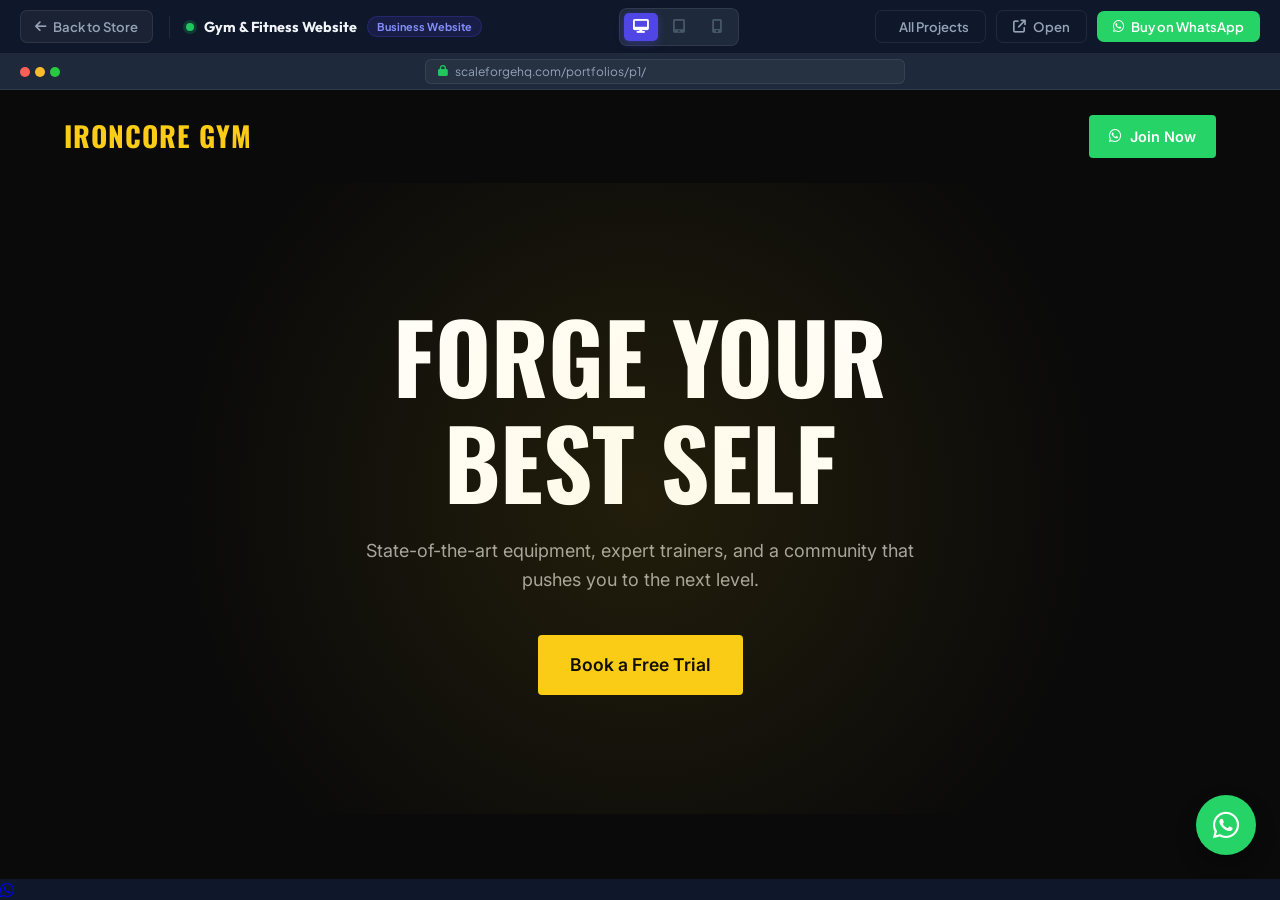
<file: preview.html>
<!doctype html>
<html lang="en">
  <head>
    <meta charset="UTF-8" />
    <meta name="viewport" content="width=device-width, initial-scale=1.0" />
    <title>Preview — ScaleForge</title>

    <link rel="preconnect" href="https://fonts.googleapis.com" />
    <link rel="preconnect" href="https://fonts.gstatic.com" crossorigin />
    <link
      href="https://fonts.googleapis.com/css2?family=Outfit:wght@500;600;700;800&family=Plus+Jakarta+Sans:wght@400;500;600&display=swap"
      rel="stylesheet"
    />
    <link
      rel="stylesheet"
      href="https://cdnjs.cloudflare.com/ajax/libs/font-awesome/6.5.1/css/all.min.css"
    />
    <link rel="icon" href="/favicon.ico" />
    <link rel="apple-touch-icon" href="/favicon.png" />

    <style>
      /* ── Reset ── */
      *,
      *::before,
      *::after {
        box-sizing: border-box;
        margin: 0;
        padding: 0;
      }

      :root {
        --bar-h: 54px;
        --indigo: #4f46e5;
        --indigo-d: #3730a3;
        --cyan: #06b6d4;
        --amber: #f59e0b;
        --bg: #0f172a;
        --bg-2: #1e293b;
        --border: rgba(255, 255, 255, 0.08);
        --text: #f1f5f9;
        --muted: #94a3b8;
        --faint: #475569;
        --green: #22c55e;
        --font-d: "Outfit", sans-serif;
        --font-b: "Plus Jakarta Sans", sans-serif;
        --ease: cubic-bezier(0.4, 0, 0.2, 1);
      }

      body {
        font-family: var(--font-b);
        background: var(--bg);
        color: var(--text);
        height: 100vh;
        display: flex;
        flex-direction: column;
        overflow: hidden;
      }

      /* ══════════════════════════════════════
       TOP BAR
    ══════════════════════════════════════ */
      .preview-bar {
        height: var(--bar-h);
        background: var(--bg);
        border-bottom: 1px solid var(--border);
        display: flex;
        align-items: center;
        justify-content: space-between;
        padding: 0 20px;
        gap: 16px;
        flex-shrink: 0;
        z-index: 100;
      }

      /* Left: back + project info */
      .bar-left {
        display: flex;
        align-items: center;
        gap: 16px;
        min-width: 0;
      }

      .back-btn {
        display: inline-flex;
        align-items: center;
        gap: 7px;
        padding: 7px 14px;
        background: rgba(255, 255, 255, 0.05);
        border: 1px solid var(--border);
        border-radius: 7px;
        color: var(--muted);
        font-size: 0.82rem;
        font-weight: 600;
        text-decoration: none;
        white-space: nowrap;
        transition: all 0.2s var(--ease);
      }
      .back-btn:hover {
        background: rgba(255, 255, 255, 0.09);
        color: var(--text);
        border-color: rgba(255, 255, 255, 0.15);
      }

      .bar-divider {
        width: 1px;
        height: 22px;
        background: var(--border);
        flex-shrink: 0;
      }

      .project-info {
        display: flex;
        align-items: center;
        gap: 10px;
        min-width: 0;
      }
      .project-dot {
        width: 8px;
        height: 8px;
        border-radius: 50%;
        background: var(--green);
        flex-shrink: 0;
        box-shadow: 0 0 0 3px rgba(34, 197, 94, 0.2);
        animation: livePulse 2s ease-in-out infinite;
      }
      @keyframes livePulse {
        0%,
        100% {
          box-shadow: 0 0 0 3px rgba(34, 197, 94, 0.2);
        }
        50% {
          box-shadow: 0 0 0 6px rgba(34, 197, 94, 0);
        }
      }
      .project-name {
        font-family: var(--font-d);
        font-size: 0.9rem;
        font-weight: 700;
        color: var(--text);
        white-space: nowrap;
        overflow: hidden;
        text-overflow: ellipsis;
      }
      .project-tag {
        padding: 3px 9px;
        background: rgba(79, 70, 229, 0.15);
        border: 1px solid rgba(79, 70, 229, 0.25);
        border-radius: 100px;
        font-size: 0.68rem;
        font-weight: 700;
        color: #818cf8;
        white-space: nowrap;
      }

      /* Center: viewport switcher */
      .bar-center {
        display: flex;
        align-items: center;
        gap: 4px;
        background: var(--bg-2);
        border: 1px solid var(--border);
        border-radius: 8px;
        padding: 4px;
      }

      .vp-btn {
        display: flex;
        align-items: center;
        justify-content: center;
        width: 34px;
        height: 28px;
        border-radius: 5px;
        border: none;
        background: transparent;
        color: var(--faint);
        font-size: 0.85rem;
        cursor: pointer;
        transition: all 0.2s var(--ease);
      }
      .vp-btn:hover {
        color: var(--muted);
        background: rgba(255, 255, 255, 0.05);
      }
      .vp-btn.active {
        background: var(--indigo);
        color: #fff;
        box-shadow: 0 2px 8px rgba(79, 70, 229, 0.4);
      }

      /* Right: actions */
      .bar-right {
        display: flex;
        align-items: center;
        gap: 10px;
        flex-shrink: 0;
      }

      .bar-btn {
        display: inline-flex;
        align-items: center;
        gap: 7px;
        padding: 7px 16px;
        border-radius: 7px;
        font-family: var(--font-b);
        font-size: 0.82rem;
        font-weight: 600;
        cursor: pointer;
        text-decoration: none;
        transition: all 0.2s var(--ease);
        border: none;
      }
      .bar-btn--ghost {
        background: transparent;
        border: 1px solid var(--border);
        color: var(--muted);
      }
      .bar-btn--ghost:hover {
        color: var(--text);
        border-color: rgba(255, 255, 255, 0.15);
        background: rgba(255, 255, 255, 0.05);
      }
      .bar-btn--primary {
        background: var(--indigo);
        color: #fff;
      }
      .bar-btn--primary:hover {
        background: var(--indigo-d);
        box-shadow: 0 4px 16px rgba(79, 70, 229, 0.35);
      }
      .bar-btn--wa {
        background: #25d366;
        color: #fff;
      }
      .bar-btn--wa:hover {
        background: #1fbe59;
        box-shadow: 0 4px 16px rgba(37, 211, 102, 0.3);
      }

      /* ══════════════════════════════════════
       URL BAR (address strip)
    ══════════════════════════════════════ */
      .url-bar {
        height: 36px;
        background: var(--bg-2);
        border-bottom: 1px solid var(--border);
        display: flex;
        align-items: center;
        padding: 0 20px;
        gap: 10px;
        flex-shrink: 0;
      }
      .url-dots {
        display: flex;
        gap: 5px;
      }
      .url-dot {
        width: 10px;
        height: 10px;
        border-radius: 50%;
      }
      .url-dot:nth-child(1) {
        background: #ff5f57;
      }
      .url-dot:nth-child(2) {
        background: #febc2e;
      }
      .url-dot:nth-child(3) {
        background: #28c840;
      }

      .url-field {
        flex: 1;
        max-width: 480px;
        display: flex;
        align-items: center;
        gap: 7px;
        background: rgba(255, 255, 255, 0.04);
        border: 1px solid var(--border);
        border-radius: 6px;
        padding: 4px 12px;
        font-size: 0.75rem;
        color: var(--muted);
        margin: 0 auto;
      }
      .url-field i {
        color: var(--green);
        font-size: 0.7rem;
      }
      #urlText {
        overflow: hidden;
        text-overflow: ellipsis;
        white-space: nowrap;
      }

      /* ══════════════════════════════════════
       IFRAME WRAPPER
    ══════════════════════════════════════ */
      .iframe-wrap {
        flex: 1;
        display: flex;
        align-items: center;
        justify-content: center;
        background: #0a0d14;
        overflow: hidden;
        position: relative;
        transition: all 0.35s var(--ease);
      }

      /* Viewport size containers */
      .iframe-wrap.vp-desktop {
        padding: 0;
      }
      .iframe-wrap.vp-tablet {
        padding: 24px;
      }
      .iframe-wrap.vp-mobile {
        padding: 24px;
      }

      .iframe-device {
        position: relative;
        width: 100%;
        height: 100%;
        transition: all 0.35s var(--ease);
        display: flex;
        align-items: stretch;
      }
      .vp-tablet .iframe-device {
        max-width: 768px;
        max-height: 100%;
        border-radius: 12px;
        overflow: hidden;
        box-shadow:
          0 0 0 1px var(--border),
          0 24px 80px rgba(0, 0, 0, 0.6);
      }
      .vp-mobile .iframe-device {
        max-width: 390px;
        max-height: 100%;
        border-radius: 16px;
        overflow: hidden;
        box-shadow:
          0 0 0 1px var(--border),
          0 24px 80px rgba(0, 0, 0, 0.7);
      }

      #previewFrame {
        width: 100%;
        height: 100%;
        border: none;
        background: #fff;
        display: block;
      }

      /* Loading overlay */
      .loading-overlay {
        position: absolute;
        inset: 0;
        background: var(--bg);
        display: flex;
        flex-direction: column;
        align-items: center;
        justify-content: center;
        gap: 16px;
        z-index: 10;
        transition: opacity 0.4s ease;
      }
      .loading-overlay.hidden {
        opacity: 0;
        pointer-events: none;
      }

      .loading-spinner {
        width: 40px;
        height: 40px;
        border: 3px solid var(--border);
        border-top-color: var(--indigo);
        border-radius: 50%;
        animation: spin 0.7s linear infinite;
      }
      @keyframes spin {
        to {
          transform: rotate(360deg);
        }
      }

      .loading-text {
        font-size: 0.85rem;
        color: var(--muted);
        font-weight: 500;
      }

      /* Error state */
      .error-screen {
        position: absolute;
        inset: 0;
        display: none;
        flex-direction: column;
        align-items: center;
        justify-content: center;
        gap: 14px;
        text-align: center;
        padding: 40px;
      }
      .error-screen.show {
        display: flex;
      }
      .error-screen i {
        font-size: 2.5rem;
        color: var(--faint);
      }
      .error-screen h3 {
        font-family: var(--font-d);
        font-size: 1.1rem;
        color: var(--text);
      }
      .error-screen p {
        font-size: 0.85rem;
        color: var(--muted);
        max-width: 360px;
        line-height: 1.7;
      }

      /* ══════════════════════════════════════
       PROJECT SELECTOR DRAWER
    ══════════════════════════════════════ */
      .drawer-overlay {
        position: fixed;
        inset: 0;
        background: rgba(0, 0, 0, 0.6);
        backdrop-filter: blur(4px);
        z-index: 200;
        opacity: 0;
        pointer-events: none;
        transition: opacity 0.3s ease;
      }
      .drawer-overlay.open {
        opacity: 1;
        pointer-events: all;
      }

      .drawer {
        position: fixed;
        top: 0;
        right: 0;
        width: 320px;
        height: 100%;
        background: #0f1729;
        border-left: 1px solid var(--border);
        z-index: 201;
        transform: translateX(100%);
        transition: transform 0.35s var(--ease);
        display: flex;
        flex-direction: column;
      }
      .drawer.open {
        transform: translateX(0);
      }

      .drawer-header {
        padding: 20px;
        border-bottom: 1px solid var(--border);
        display: flex;
        align-items: center;
        justify-content: space-between;
      }
      .drawer-header h3 {
        font-family: var(--font-d);
        font-size: 0.95rem;
        font-weight: 700;
      }
      .drawer-close {
        width: 30px;
        height: 30px;
        border-radius: 6px;
        background: rgba(255, 255, 255, 0.05);
        border: 1px solid var(--border);
        color: var(--muted);
        display: flex;
        align-items: center;
        justify-content: center;
        cursor: pointer;
        font-size: 0.85rem;
        transition: all 0.2s;
      }
      .drawer-close:hover {
        background: rgba(255, 255, 255, 0.1);
        color: var(--text);
      }

      .drawer-list {
        overflow-y: auto;
        flex: 1;
        padding: 12px;
        display: flex;
        flex-direction: column;
        gap: 8px;
      }

      .drawer-item {
        display: flex;
        align-items: center;
        gap: 12px;
        padding: 12px 14px;
        border-radius: 9px;
        border: 1px solid var(--border);
        background: rgba(255, 255, 255, 0.02);
        cursor: pointer;
        transition: all 0.2s var(--ease);
        text-decoration: none;
        color: inherit;
      }
      .drawer-item:hover {
        background: rgba(255, 255, 255, 0.06);
        border-color: rgba(255, 255, 255, 0.12);
      }
      .drawer-item.active {
        background: rgba(79, 70, 229, 0.12);
        border-color: rgba(79, 70, 229, 0.3);
      }

      .di-icon {
        width: 38px;
        height: 38px;
        border-radius: 8px;
        display: flex;
        align-items: center;
        justify-content: center;
        font-size: 1rem;
        flex-shrink: 0;
      }
      .di-icon--indigo {
        background: rgba(79, 70, 229, 0.15);
        color: #818cf8;
      }
      .di-icon--teal {
        background: rgba(6, 182, 212, 0.12);
        color: #22d3ee;
      }
      .di-icon--amber {
        background: rgba(245, 158, 11, 0.12);
        color: #fbbf24;
      }

      .di-info {
        flex: 1;
        min-width: 0;
      }
      .di-name {
        font-size: 0.85rem;
        font-weight: 600;
        color: var(--text);
      }
      .di-type {
        font-size: 0.72rem;
        color: var(--muted);
        margin-top: 2px;
      }
      .di-arrow {
        color: var(--faint);
        font-size: 0.75rem;
      }

      /* ══════════════════════════════════════
       RESPONSIVE
    ══════════════════════════════════════ */
      @media (max-width: 640px) {
        .bar-center {
          display: none;
        }
        .project-tag {
          display: none;
        }
        .bar-btn span {
          display: none;
        }
        .bar-btn {
          padding: 7px 10px;
        }
      }
    </style>
  </head>
  <body>
    <!-- ══════════ TOP BAR ══════════ -->
    <div class="preview-bar">
      <div class="bar-left">
        <!-- <a href="store.html" class="back-btn"> -->
        <a href="/store" class="back-btn">
          <i class="fa-solid fa-arrow-left"></i>
          <span>Back to Store</span>
        </a>
        <div class="bar-divider"></div>
        <div class="project-info">
          <span class="project-dot"></span>
          <span class="project-name" id="projectName">Loading…</span>
          <span class="project-tag" id="projectTag">Preview</span>
        </div>
      </div>

      <!-- Viewport switcher -->
      <div class="bar-center">
        <button class="vp-btn active" data-vp="desktop" title="Desktop">
          <i class="fa-solid fa-desktop"></i>
        </button>
        <button class="vp-btn" data-vp="tablet" title="Tablet">
          <i class="fa-solid fa-tablet-screen-button"></i>
        </button>
        <button class="vp-btn" data-vp="mobile" title="Mobile">
          <i class="fa-solid fa-mobile-screen"></i>
        </button>
      </div>

      <div class="bar-right">
        <button
          class="bar-btn bar-btn--ghost"
          id="allProjectsBtn"
          title="Browse all projects"
        >
          <i class="fa-solid fa-grid-2"></i>
          <span>All Projects</span>
        </button>
        <a
          href="#"
          class="bar-btn bar-btn--ghost"
          id="openTabBtn"
          title="Open in new tab"
          target="_blank"
        >
          <i class="fa-solid fa-arrow-up-right-from-square"></i>
          <span>Open</span>
        </a>
        <!-- REPLACE: update WhatsApp number in the href below -->
        <a
          href="https://wa.me/917889074622?text=Hi%20I%20want%20to%20buy%20this%20system%20from%20ScaleforgeHQ"
          target="_blank"
          class="bar-btn bar-btn--wa"
          id="buyBtn"
        >
          <i class="fa-brands fa-whatsapp"></i>
          <span>Buy on WhatsApp</span>
        </a>
      </div>
    </div>

    <!-- ══════════ URL BAR ══════════ -->
    <div class="url-bar">
      <div class="url-dots">
        <div class="url-dot"></div>
        <div class="url-dot"></div>
        <div class="url-dot"></div>
      </div>
      <div class="url-field">
        <i class="fa-solid fa-lock"></i>
        <span id="urlText">scaleforgehq.com/portfolios/…</span>
      </div>
    </div>

    <!-- ══════════ IFRAME AREA ══════════ -->
    <div class="iframe-wrap vp-desktop" id="iframeWrap">
      <div class="iframe-device" id="iframeDevice">
        <!-- Loading state -->
        <div class="loading-overlay" id="loadingOverlay">
          <div class="loading-spinner"></div>
          <p class="loading-text">Loading preview…</p>
        </div>

        <!-- Error state -->
        <div class="error-screen" id="errorScreen">
          <i class="fa-solid fa-triangle-exclamation"></i>
          <h3>Preview Not Found</h3>
          <p>
            The project folder <code id="errorPath"></code> doesn't exist yet.
            Create <code>portfolios/pX/index.html</code> to enable this preview.
          </p>
          <a
            href="store.html"
            class="bar-btn bar-btn--primary"
            style="margin-top: 8px"
          >
            <i class="fa-solid fa-arrow-left"></i> Back to Store
          </a>
        </div>

        <iframe
          id="previewFrame"
          title="Project Preview"
          sandbox="allow-scripts allow-same-origin allow-forms allow-popups"
        ></iframe>
      </div>
    </div>

    <!-- ══════════ PROJECTS DRAWER ══════════ -->
    <div class="drawer-overlay" id="drawerOverlay"></div>
    <div class="drawer" id="drawer">
      <div class="drawer-header">
        <h3>All Projects</h3>
        <button class="drawer-close" id="drawerClose">
          <i class="fa-solid fa-xmark"></i>
        </button>
      </div>
      <div class="drawer-list" id="drawerList">
        <!-- Populated by JS from PROJECT_CATALOG -->
      </div>
    </div>

    <script>
      /* ═══════════════════════════════════════════════════
       PROJECT CATALOG
       Add / remove projects here — the whole UI updates
       automatically.
       ═══════════════════════════════════════════════════ */
      const PROJECT_CATALOG = [
        {
          id: "p6",
          name: "Coaching Institute System",
          type: "Education Platform",
          icon: "fa-graduation-cap",
          color: "indigo",
          waMsg:
            "Hi%20I%20am%20interested%20in%20the%20Coaching%20Institute%20System",
        },
        {
          id: "p1",
          name: "Gym & Fitness Website",
          type: "Business Website",
          icon: "fa-dumbbell",
          color: "amber",
          waMsg:
            "Hi%20I%20am%20interested%20in%20the%20Gym%20and%20Fitness%20Website",
        },
        {
          id: "p3",
          name: "Library Management Website",
          type: "Education Platform",
          icon: "fa-book-open",
          color: "teal",
          waMsg:
            "Hi%20I%20am%20interested%20in%20the%20Library%20Management%20Website",
        },
        {
          id: "p4",
          name: "Personal Portfolio Website",
          type: "Portfolio",
          icon: "fa-user-tie",
          color: "violet",
          waMsg:
            "Hi%20I%20am%20interested%20in%20the%20Personal%20Portfolio%20Website",
        },
        {
          id: "p2",
          name: "WhatsApp Automation System",
          type: "Business Workflow",
          icon: "fa-whatsapp",
          color: "teal",
          waMsg:
            "Hi%20I%20am%20interested%20in%20the%20WhatsApp%20Automation%20System",
        },
      ];

      /* ─────────────────────────────────────
       WHATSAPP BASE NUMBER
       REPLACE: update your number here
    ───────────────────────────────────── */
      const WA_NUMBER = "917889074622"; // e.g. '919304730973'

      /* ═══════════════════════════════════════════════════
       INIT
    ═══════════════════════════════════════════════════ */
      const frame = document.getElementById("previewFrame");
      const loadingOverlay = document.getElementById("loadingOverlay");
      const errorScreen = document.getElementById("errorScreen");
      const errorPath = document.getElementById("errorPath");
      const projectName = document.getElementById("projectName");
      const projectTag = document.getElementById("projectTag");
      const urlText = document.getElementById("urlText");
      const openTabBtn = document.getElementById("openTabBtn");
      const buyBtn = document.getElementById("buyBtn");
      const iframeWrap = document.getElementById("iframeWrap");

      /* Read ?project=pX from URL */
      const params = new URLSearchParams(window.location.search);
      const projectId = params.get("project") || "p1";
      const project =
        PROJECT_CATALOG.find((p) => p.id === projectId) || PROJECT_CATALOG[0];
      const srcPath = `portfolios/${project.id}/index.html`;

      /* Update UI with project info */
      document.title = `${project.name} — ScaleForge Preview`;
      projectName.textContent = project.name;
      projectTag.textContent = project.type;
      // urlText.textContent     = `scaleforge.com/portfolios/${project.id}/`;
      urlText.textContent = `scaleforgehq.com/portfolios/${project.id}/`;
      // openTabBtn.href         = srcPath;
      openTabBtn.href = `/preview?project=${project.id}`;
      buyBtn.href = `https://wa.me/${WA_NUMBER}?text=${project.waMsg}`;

      /* Load iframe */
      frame.addEventListener("load", () => {
        loadingOverlay.classList.add("hidden");
      });

      frame.addEventListener("error", () => {
        loadingOverlay.classList.add("hidden");
        errorScreen.classList.add("show");
        errorPath.textContent = srcPath;
      });

      /* Slight delay then load so loading spinner is visible */
      setTimeout(() => {
        frame.src = srcPath;
      }, 300);

      /* ═══════════════════════════════════════════════════
       VIEWPORT SWITCHER
    ═══════════════════════════════════════════════════ */
      document.querySelectorAll(".vp-btn").forEach((btn) => {
        btn.addEventListener("click", () => {
          document
            .querySelectorAll(".vp-btn")
            .forEach((b) => b.classList.remove("active"));
          btn.classList.add("active");
          const vp = btn.dataset.vp;
          iframeWrap.className = `iframe-wrap vp-${vp}`;
        });
      });

      /* ═══════════════════════════════════════════════════
       PROJECTS DRAWER
    ═══════════════════════════════════════════════════ */
      const drawer = document.getElementById("drawer");
      const drawerOverlay = document.getElementById("drawerOverlay");
      const drawerList = document.getElementById("drawerList");
      const allProjectsBtn = document.getElementById("allProjectsBtn");
      const drawerClose = document.getElementById("drawerClose");

      /* Populate drawer from catalog */
      PROJECT_CATALOG.forEach((p) => {
        const item = document.createElement("a");
        item.className = `drawer-item${p.id === projectId ? " active" : ""}`;
        item.href = `/preview?project=${p.id}`;
        item.innerHTML = `
        <div class="di-icon di-icon--${p.color}">
          <i class="fa-solid ${p.icon}"></i>
        </div>
        <div class="di-info">
          <div class="di-name">${p.name}</div>
          <div class="di-type">${p.type}</div>
        </div>
        <i class="fa-solid fa-chevron-right di-arrow"></i>
      `;
        drawerList.appendChild(item);
      });

      function openDrawer() {
        drawer.classList.add("open");
        drawerOverlay.classList.add("open");
        document.body.style.overflow = "hidden";
      }
      function closeDrawer() {
        drawer.classList.remove("open");
        drawerOverlay.classList.remove("open");
        document.body.style.overflow = "";
      }

      allProjectsBtn.addEventListener("click", openDrawer);
      drawerClose.addEventListener("click", closeDrawer);
      drawerOverlay.addEventListener("click", closeDrawer);

      /* Keyboard: Escape closes drawer */
      document.addEventListener("keydown", (e) => {
        if (e.key === "Escape") closeDrawer();
      });
    </script>

    <!-- WhatsApp Floating Button -->
    <a href="https://wa.me/917889074622?text=Hi%20I%20am%20interested%20in%20your%20services"
       class="whatsapp-float"
       target="_blank"
       aria-label="Chat on WhatsApp">
       <i class="fa-brands fa-whatsapp"></i>
    </a>
  </body>
</html>
</file>
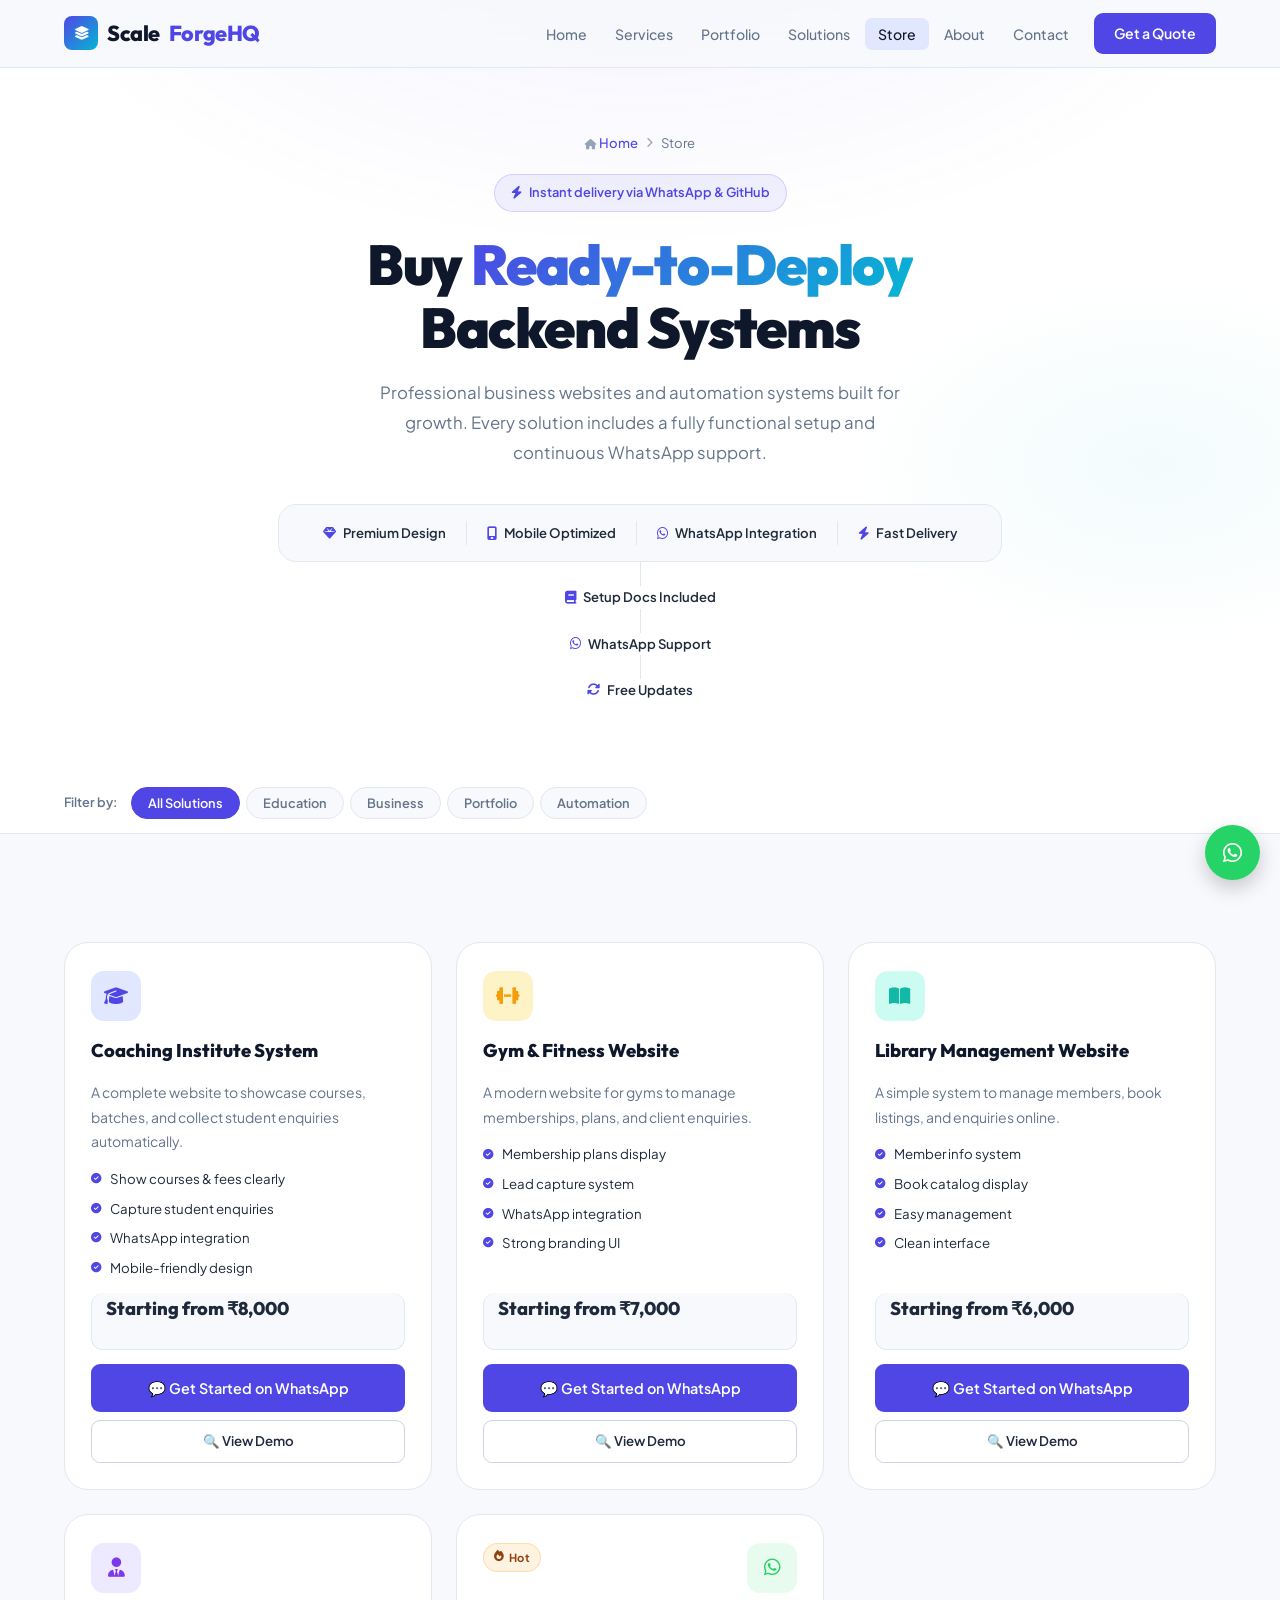
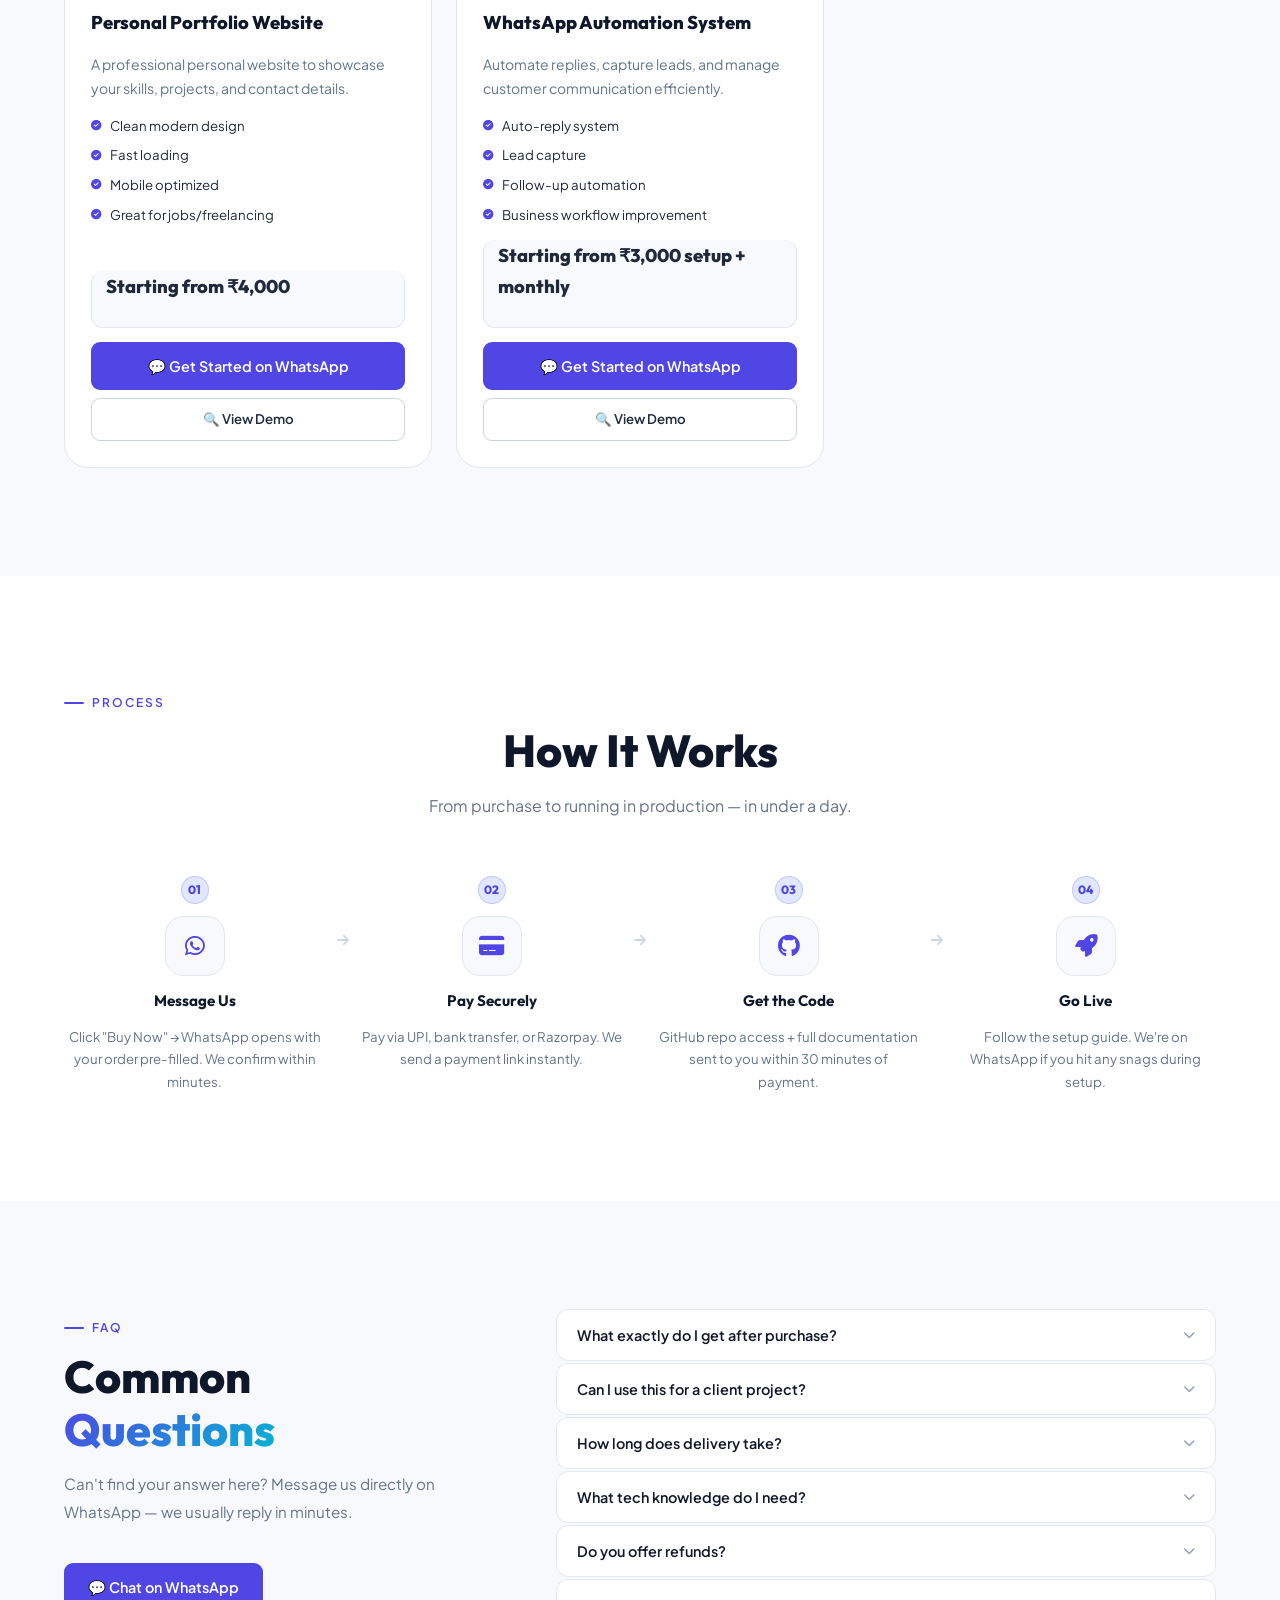
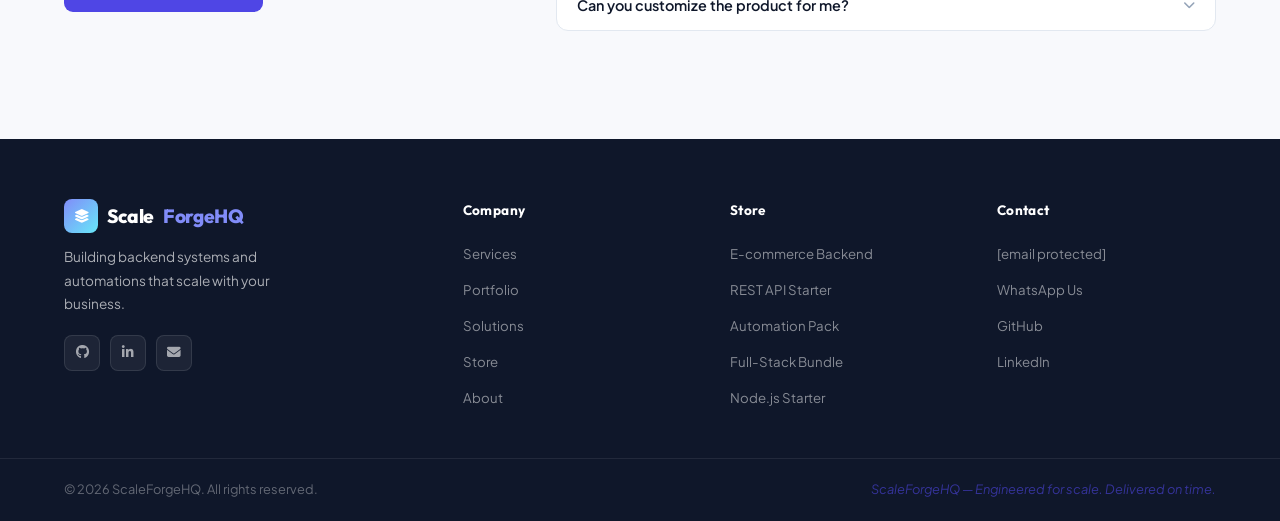
<file: store.html>
<!DOCTYPE html>
<html lang="en">
<head>
  <meta charset="UTF-8" />
  <meta name="viewport" content="width=device-width, initial-scale=1.0" />
  <title>Store — ScaleForgeHQ</title>
  <meta name="description" content="Buy production-ready backend systems, API starter kits, and automation templates from ScaleForgeHQ." />

  <link rel="preconnect" href="https://fonts.googleapis.com" />
  <link rel="preconnect" href="https://fonts.gstatic.com" crossorigin />
  <link href="https://fonts.googleapis.com/css2?family=Outfit:wght@300;400;500;600;700;800;900&family=Plus+Jakarta+Sans:ital,wght@0,300;0,400;0,500;0,600;1,300&display=swap" rel="stylesheet" />
  <link rel="stylesheet" href="https://cdnjs.cloudflare.com/ajax/libs/font-awesome/6.5.1/css/all.min.css" />
  <!-- Favicon: base64 encoded to avoid Live Server parser conflict -->
  <link rel="icon" href="/favicon.ico" sizes="any" />
    <link rel="icon" type="image/png" href="/favicon-32x32.png" sizes="32x32" />
    <link rel="icon" type="image/png" href="/favicon-16x16.png" sizes="16x16" />
    <link rel="apple-touch-icon" href="/apple-touch-icon.png" />
    <link rel="manifest" href="/site.webmanifest" />

  <link rel="stylesheet" href="styles.css" />
  <link rel="stylesheet" href="store.css" />
  <!-- SEO: robots, canonical, Open Graph, Twitter Card -->
  <meta name="robots" content="index, follow" />
  <link rel="canonical" href="https://www.scaleforgehq.com/store" />
  <meta property="og:title" content="Store — ScaleForgeHQ" />
  <meta property="og:description" content="Buy production-ready backend systems, API starter kits, and automation templates from ScaleForgeHQ." />
  <meta property="og:url" content="https://scaleforgehq.com/store.html" />
  <meta property="og:type" content="website" />
  <meta property="og:image" content="https://scaleforgehq.com/og-image.png" />
  <meta name="twitter:card" content="summary_large_image" />
  <meta name="twitter:title" content="Store — ScaleForgeHQ" />
  <meta name="twitter:description" content="Buy production-ready backend systems from ScaleForgeHQ." />
  <meta name="author" content="ScaleForgeHQ" />
  <meta name="keywords" content="buy backend system, Spring Boot template, REST API starter kit, n8n automation, Node.js microservice, student portfolio template, developer tools India" />

</head>
<body>

  <!-- ===================== NAVBAR ===================== -->
  <nav class="navbar" id="navbar">
    <div class="nav-inner">
      <a href="/" class="logo">
        <div class="logo-mark"><i class="fa-solid fa-layer-group"></i></div>
        Scale<span>ForgeHQ</span>
      </a>

      <ul class="nav-links" id="navLinks">
        <li><a href="/#home"      class="nav-link">Home</a></li>
        <li><a href="/#services"  class="nav-link">Services</a></li>
        <li><a href="/#portfolio" class="nav-link">Portfolio</a></li>
        <li><a href="/#solutions" class="nav-link">Solutions</a></li>
        <li><a href="/store"           class="nav-link active">Store</a></li>
        <li><a href="/#about"     class="nav-link">About</a></li>
        <li><a href="/#contact"   class="nav-link">Contact</a></li>
        <li class="nav-cta-wrap"><a href="/#contact" class="btn btn--nav">Get a Quote</a></li>
      </ul>

      <button class="hamburger" id="hamburger" aria-label="Toggle menu">
        <span></span><span></span><span></span>
      </button>
    </div>
  </nav>

  <!-- ===================== STORE HERO ===================== -->
  <section class="store-hero">
    <div class="store-hero-bg"></div>
    <div class="container store-hero__inner">
      <div class="store-breadcrumb fade-in">
        <a href="/"><i class="fa-solid fa-house"></i> Home</a>
        <i class="fa-solid fa-chevron-right"></i>
        <span>Store</span>
      </div>
      <div class="store-pill fade-in fd2">
        <i class="fa-solid fa-bolt"></i>
        Instant delivery via WhatsApp &amp; GitHub
      </div>
      <h1 class="store-title fade-in fd2">
        Buy <span class="grad-text">Ready-to-Deploy</span><br />Backend Systems
      </h1>
      <p class="store-sub fade-in fd3">
        Professional business websites and automation systems built for growth.
        Every solution includes a fully functional setup and continuous WhatsApp support.
      </p>
      <div class="store-trust-row fade-in fd4">
        <div class="str-item"><i class="fa-solid fa-gem"></i> Premium Design</div>
        <div class="str-sep"></div>
        <div class="str-item"><i class="fa-solid fa-mobile-screen"></i> Mobile Optimized</div>
        <div class="str-sep"></div>
        <div class="str-item"><i class="fa-brands fa-whatsapp"></i> WhatsApp Integration</div>
        <div class="str-sep"></div>
        <div class="str-item"><i class="fa-solid fa-bolt"></i> Fast Delivery</div>
      </div>
        <div class="str-sep"></div>
        <div class="str-item"><i class="fa-solid fa-book"></i> Setup Docs Included</div>
        <div class="str-sep"></div>
        <div class="str-item"><i class="fa-brands fa-whatsapp"></i> WhatsApp Support</div>
        <div class="str-sep"></div>
        <div class="str-item"><i class="fa-solid fa-rotate"></i> Free Updates</div>
      </div>
    </div>
  </section>

  <!-- ===================== FILTER BAR ===================== -->
  <div class="filter-bar">
    <div class="container filter-inner">
      <span class="filter-label">Filter by:</span>
      <div class="filter-btns">
        <button class="fbtn fbtn--active" data-filter="all">All Solutions</button>
        <button class="fbtn" data-filter="education">Education</button>
        <button class="fbtn" data-filter="business">Business</button>
        <button class="fbtn" data-filter="portfolio">Portfolio</button>
        <button class="fbtn" data-filter="automation">Automation</button>
      </div>
    </div>
  </div>

  <!-- ===================== PRODUCTS GRID ===================== -->
  <section class="store-products section">
    <div class="container">

      <div class="products-grid" id="productsGrid">

        <!-- ── Product 1: Coaching Website ── -->
        <div class="product-card reveal" data-category="education">
          <div class="pc-top">
            <div class="pc-icon pc-icon--indigo">
              <i class="fa-solid fa-graduation-cap"></i>
            </div>
          </div>
          <h3 class="pc-title">Coaching Institute System</h3>
          <p class="pc-desc">A complete website to showcase courses, batches, and collect student enquiries automatically.</p>

          <ul class="pc-features">
            <li><i class="fa-solid fa-circle-check"></i> Show courses &amp; fees clearly</li>
            <li><i class="fa-solid fa-circle-check"></i> Capture student enquiries</li>
            <li><i class="fa-solid fa-circle-check"></i> WhatsApp integration</li>
            <li><i class="fa-solid fa-circle-check"></i> Mobile-friendly design</li>
          </ul>

          <div class="pc-pricing" style="border-top: none; padding-top: 0; padding-bottom: 24px;">
            <div class="pc-price">
              <span class="price-curr" style="font-size: 1.15rem; color: var(--text-2);">Starting from ₹8,000</span>
            </div>
          </div>

          <div class="pc-actions">
            <a href="https://wa.me/917889074622?text=Hi%20I%20am%20interested%20in%20the%20Coaching%20Institute%20System" 
               target="_blank" class="btn btn--primary btn--full">
              💬 Get Started on WhatsApp
            </a>
            <a href="/preview?project=p6" class="btn btn--outline btn--full btn--sm" target="_blank">
              🔍 View Demo
            </a>
          </div>
        </div>

        <!-- ── Product 2: Gym Website ── -->
        <div class="product-card reveal rd1" data-category="business">
          <div class="pc-top">
            <div class="pc-icon pc-icon--amber">
              <i class="fa-solid fa-dumbbell"></i>
            </div>
          </div>
          <h3 class="pc-title">Gym &amp; Fitness Website</h3>
          <p class="pc-desc">A modern website for gyms to manage memberships, plans, and client enquiries.</p>

          <ul class="pc-features">
            <li><i class="fa-solid fa-circle-check"></i> Membership plans display</li>
            <li><i class="fa-solid fa-circle-check"></i> Lead capture system</li>
            <li><i class="fa-solid fa-circle-check"></i> WhatsApp integration</li>
            <li><i class="fa-solid fa-circle-check"></i> Strong branding UI</li>
          </ul>

          <div class="pc-pricing" style="border-top: none; padding-top: 0; padding-bottom: 24px;">
            <div class="pc-price">
              <span class="price-curr" style="font-size: 1.15rem; color: var(--text-2);">Starting from ₹7,000</span>
            </div>
          </div>

          <div class="pc-actions">
            <a href="https://wa.me/917889074622?text=Hi%20I%20am%20interested%20in%20the%20Gym%20and%20Fitness%20Website" 
               target="_blank" class="btn btn--primary btn--full">
              💬 Get Started on WhatsApp
            </a>
            <a href="/preview?project=p1" class="btn btn--outline btn--full btn--sm" target="_blank">
              🔍 View Demo
            </a>
          </div>
        </div>

        <!-- ── Product 3: Library Website ── -->
        <div class="product-card reveal rd2" data-category="education business">
          <div class="pc-top">
            <div class="pc-icon pc-icon--teal">
              <i class="fa-solid fa-book-open"></i>
            </div>
          </div>
          <h3 class="pc-title">Library Management Website</h3>
          <p class="pc-desc">A simple system to manage members, book listings, and enquiries online.</p>

          <ul class="pc-features">
            <li><i class="fa-solid fa-circle-check"></i> Member info system</li>
            <li><i class="fa-solid fa-circle-check"></i> Book catalog display</li>
            <li><i class="fa-solid fa-circle-check"></i> Easy management</li>
            <li><i class="fa-solid fa-circle-check"></i> Clean interface</li>
          </ul>

          <div class="pc-pricing" style="border-top: none; padding-top: 0; padding-bottom: 24px;">
            <div class="pc-price">
              <span class="price-curr" style="font-size: 1.15rem; color: var(--text-2);">Starting from ₹6,000</span>
            </div>
          </div>

          <div class="pc-actions">
            <a href="https://wa.me/917889074622?text=Hi%20I%20am%20interested%20in%20the%20Library%20Management%20Website" 
               target="_blank" class="btn btn--primary btn--full">
              💬 Get Started on WhatsApp
            </a>
            <a href="/preview?project=p3" class="btn btn--outline btn--full btn--sm" target="_blank">
              🔍 View Demo
            </a>
          </div>
        </div>

        <!-- ── Product 4: Portfolio Website ── -->
        <div class="product-card reveal" data-category="portfolio">
          <div class="pc-top">
            <div class="pc-icon pc-icon--violet">
              <i class="fa-solid fa-user-tie"></i>
            </div>
          </div>
          <h3 class="pc-title">Personal Portfolio Website</h3>
          <p class="pc-desc">A professional personal website to showcase your skills, projects, and contact details.</p>

          <ul class="pc-features">
            <li><i class="fa-solid fa-circle-check"></i> Clean modern design</li>
            <li><i class="fa-solid fa-circle-check"></i> Fast loading</li>
            <li><i class="fa-solid fa-circle-check"></i> Mobile optimized</li>
            <li><i class="fa-solid fa-circle-check"></i> Great for jobs/freelancing</li>
          </ul>

          <div class="pc-pricing" style="border-top: none; padding-top: 0; padding-bottom: 24px;">
            <div class="pc-price">
              <span class="price-curr" style="font-size: 1.15rem; color: var(--text-2);">Starting from ₹4,000</span>
            </div>
          </div>

          <div class="pc-actions">
            <a href="https://wa.me/917889074622?text=Hi%20I%20am%20interested%20in%20the%20Personal%20Portfolio%20Website" 
               target="_blank" class="btn btn--primary btn--full">
              💬 Get Started on WhatsApp
            </a>
            <a href="/preview?project=p4" class="btn btn--outline btn--full btn--sm" target="_blank">
              🔍 View Demo
            </a>
          </div>
        </div>

        <!-- ── Product 5: WhatsApp Automation ── -->
        <div class="product-card reveal rd1" data-category="automation business">
          <div class="pc-top">
            <div class="pc-badge pc-badge--popular">
              <i class="fa-solid fa-fire"></i> Hot
            </div>
            <div class="pc-icon pc-icon--teal" style="background: rgba(37, 211, 102, 0.1); color: #25D366;">
              <i class="fa-brands fa-whatsapp"></i>
            </div>
          </div>
          <h3 class="pc-title">WhatsApp Automation System</h3>
          <p class="pc-desc">Automate replies, capture leads, and manage customer communication efficiently.</p>

          <ul class="pc-features">
            <li><i class="fa-solid fa-circle-check"></i> Auto-reply system</li>
            <li><i class="fa-solid fa-circle-check"></i> Lead capture</li>
            <li><i class="fa-solid fa-circle-check"></i> Follow-up automation</li>
            <li><i class="fa-solid fa-circle-check"></i> Business workflow improvement</li>
          </ul>

          <div class="pc-pricing" style="border-top: none; padding-top: 0; padding-bottom: 24px;">
            <div class="pc-price">
              <span class="price-curr" style="font-size: 1.15rem; color: var(--text-2);">Starting from ₹3,000 setup + monthly</span>
            </div>
          </div>

          <div class="pc-actions">
            <a href="https://wa.me/917889074622?text=Hi%20I%20am%20interested%20in%20the%20WhatsApp%20Automation%20System" 
               target="_blank" class="btn btn--primary btn--full">
              💬 Get Started on WhatsApp
            </a>
            <a href="/preview?project=p2" class="btn btn--outline btn--full btn--sm" target="_blank">
              🔍 View Demo
            </a>
          </div>
        </div>

      
</div><!-- /products-grid -->

    </div>
  </section>

  <!-- ===================== HOW IT WORKS ===================== -->
  <section class="how-it-works section">
    <div class="container">
      <div class="sec-tag reveal" style="justify-content:center">Process</div>
      <div class="sec-head reveal rd1" style="text-align:center">
        <h2 class="sec-title">How It Works</h2>
        <p class="sec-sub" style="margin:0 auto">From purchase to running in production — in under a day.</p>
      </div>

      <div class="steps-row">
        <div class="step reveal">
          <div class="step-num">01</div>
          <div class="step-ico"><i class="fa-brands fa-whatsapp"></i></div>
          <h4>Message Us</h4>
          <p>Click "Buy Now" → WhatsApp opens with your order pre-filled. We confirm within minutes.</p>
        </div>
        <div class="step-arrow reveal rd1"><i class="fa-solid fa-arrow-right"></i></div>
        <div class="step reveal rd1">
          <div class="step-num">02</div>
          <div class="step-ico"><i class="fa-solid fa-credit-card"></i></div>
          <h4>Pay Securely</h4>
          <p>Pay via UPI, bank transfer, or Razorpay. We send a payment link instantly.</p>
        </div>
        <div class="step-arrow reveal rd2"><i class="fa-solid fa-arrow-right"></i></div>
        <div class="step reveal rd2">
          <div class="step-num">03</div>
          <div class="step-ico"><i class="fa-brands fa-github"></i></div>
          <h4>Get the Code</h4>
          <p>GitHub repo access + full documentation sent to you within 30 minutes of payment.</p>
        </div>
        <div class="step-arrow reveal"><i class="fa-solid fa-arrow-right"></i></div>
        <div class="step reveal rd1">
          <div class="step-num">04</div>
          <div class="step-ico"><i class="fa-solid fa-rocket"></i></div>
          <h4>Go Live</h4>
          <p>Follow the setup guide. We're on WhatsApp if you hit any snags during setup.</p>
        </div>
      </div>
    </div>
  </section>

  <!-- ===================== FAQ ===================== -->
  <section class="faq section">
    <div class="container faq-grid">

      <div class="faq-left reveal">
        <div class="sec-tag">FAQ</div>
        <h2 class="sec-title">Common<br /><span class="grad-text">Questions</span></h2>
        <p class="about-text">Can't find your answer here? Message us directly on WhatsApp — we usually reply in minutes.</p>
        <!-- REPLACE: update WhatsApp number -->
        <a href="https://wa.me/917889074622?text=Hi%20I%20want%20to%20know%20more%20about%20your%20services" 
           target="_blank" class="btn btn--primary" style="margin-top:24px">
          💬 Chat on WhatsApp
        </a>
      </div>

      <div class="faq-right reveal rd1">
        <div class="faq-list" id="faqList">

          <div class="faq-item">
            <button class="faq-q" aria-expanded="false">
              What exactly do I get after purchase?
              <i class="fa-solid fa-chevron-down faq-chevron"></i>
            </button>
            <div class="faq-a">
              You get full source code access via a private GitHub repository, complete setup documentation (README + deployment guide), and direct WhatsApp support for any setup questions.
            </div>
          </div>

          <div class="faq-item">
            <button class="faq-q" aria-expanded="false">
              Can I use this for a client project?
              <i class="fa-solid fa-chevron-down faq-chevron"></i>
            </button>
            <div class="faq-a">
              Yes. All products come with a single-use commercial license. You can deploy one instance for yourself or one client. For agency/multi-client use, contact us for a team license.
            </div>
          </div>

          <div class="faq-item">
            <button class="faq-q" aria-expanded="false">
              How long does delivery take?
              <i class="fa-solid fa-chevron-down faq-chevron"></i>
            </button>
            <div class="faq-a">
              GitHub access is granted within 30 minutes of confirmed payment — usually faster. We're active during IST business hours (9 AM – 9 PM).
            </div>
          </div>

          <div class="faq-item">
            <button class="faq-q" aria-expanded="false">
              What tech knowledge do I need?
              <i class="fa-solid fa-chevron-down faq-chevron"></i>
            </button>
            <div class="faq-a">
              Basic knowledge of Java/Spring Boot or Node.js (depending on the product) and familiarity with running a project locally. The setup guide walks through every step including environment variables and DB setup.
            </div>
          </div>

          <div class="faq-item">
            <button class="faq-q" aria-expanded="false">
              Do you offer refunds?
              <i class="fa-solid fa-chevron-down faq-chevron"></i>
            </button>
            <div class="faq-a">
              We offer full support to resolve any issues first. If the product has a genuine defect we cannot fix, we'll issue a refund. We don't offer refunds for "change of mind" once source code has been delivered.
            </div>
          </div>

          <div class="faq-item">
            <button class="faq-q" aria-expanded="false">
              Can you customize the product for me?
              <i class="fa-solid fa-chevron-down faq-chevron"></i>
            </button>
            <div class="faq-a">
              Yes — customization is available as a paid add-on. Message us on WhatsApp with your requirements and we'll quote a fixed price and timeline before any work begins.
            </div>
          </div>

        </div>
      </div>

    </div>
  </section>

  <!-- ===================== FOOTER ===================== -->
  <footer class="footer">
    <div class="container footer-inner">
      <div class="footer-brand">
        <a href="index.html" class="logo logo--footer">
          <div class="logo-mark"><i class="fa-solid fa-layer-group"></i></div>
          Scale<span>ForgeHQ</span>
        </a>
        <p>Building backend systems and automations that scale with your business.</p>
        <div class="footer-socials">
          <!-- REPLACE: update with your real URLs -->
          <a href="https://github.com/yourorg" target="_blank" aria-label="GitHub"><i class="fa-brands fa-github"></i></a>
          <a href="https://linkedin.com/company/yourcompany" target="_blank" aria-label="LinkedIn"><i class="fa-brands fa-linkedin-in"></i></a>
          <a href="/cdn-cgi/l/email-protection#bec7d1cbccfedbd3dfd7d290ddd1d3" aria-label="Email"><i class="fa-solid fa-envelope"></i></a>
        </div>
      </div>

      <div class="footer-col">
        <h4>Company</h4>
        <ul>
          <li><a href="index.html#services">Services</a></li>
          <li><a href="index.html#portfolio">Portfolio</a></li>
          <li><a href="index.html#solutions">Solutions</a></li>
          <li><a href="/store">Store</a></li>
          <li><a href="index.html#about">About</a></li>
        </ul>
      </div>

      <div class="footer-col">
        <h4>Store</h4>
        <ul>
          <li><a href="store.html">E-commerce Backend</a></li>
          <li><a href="store.html">REST API Starter</a></li>
          <li><a href="store.html">Automation Pack</a></li>
          <li><a href="store.html">Full-Stack Bundle</a></li>
          <li><a href="store.html">Node.js Starter</a></li>
        </ul>
      </div>

      <div class="footer-col">
        <h4>Contact</h4>
        <ul>
          <!-- REPLACE: update with your real details -->
          <li><a href="/cdn-cgi/l/email-protection#f58c9a8087b59098949c99db969a98"><span class="__cf_email__" data-cfemail="e891879d9aa88d85898184c68b8785">[email&#160;protected]</span></a></li>
          <li><a href="https://wa.me/917889074622?text=Hi%20I%20want%20to%20know%20more%20about%20your%20services" target="_blank">WhatsApp Us</a></li>
          <li><a href="https://github.com/yourorg" target="_blank">GitHub</a></li>
          <li><a href="https://linkedin.com/company/yourcompany" target="_blank">LinkedIn</a></li>
        </ul>
      </div>
    </div>
    <div class="footer-bottom">
      <div class="container footer-bottom-inner">
                <p>&copy; <span id="year"></span> ScaleForgeHQ. All rights reserved.</p>
        <p class="ft-tagline">ScaleForgeHQ — Engineered for scale. Delivered on time.</p>
      </div>
    </div>
  </footer>

  <script src="store.js"></script>

  <!-- WhatsApp Floating Button -->
  <a href="https://wa.me/917889074622?text=Hi%20I%20am%20interested%20in%20your%20services"
     class="whatsapp-float"
     target="_blank"
     aria-label="Chat on WhatsApp">
     <i class="fa-brands fa-whatsapp"></i>
  </a>
</body>
</html>
</file>
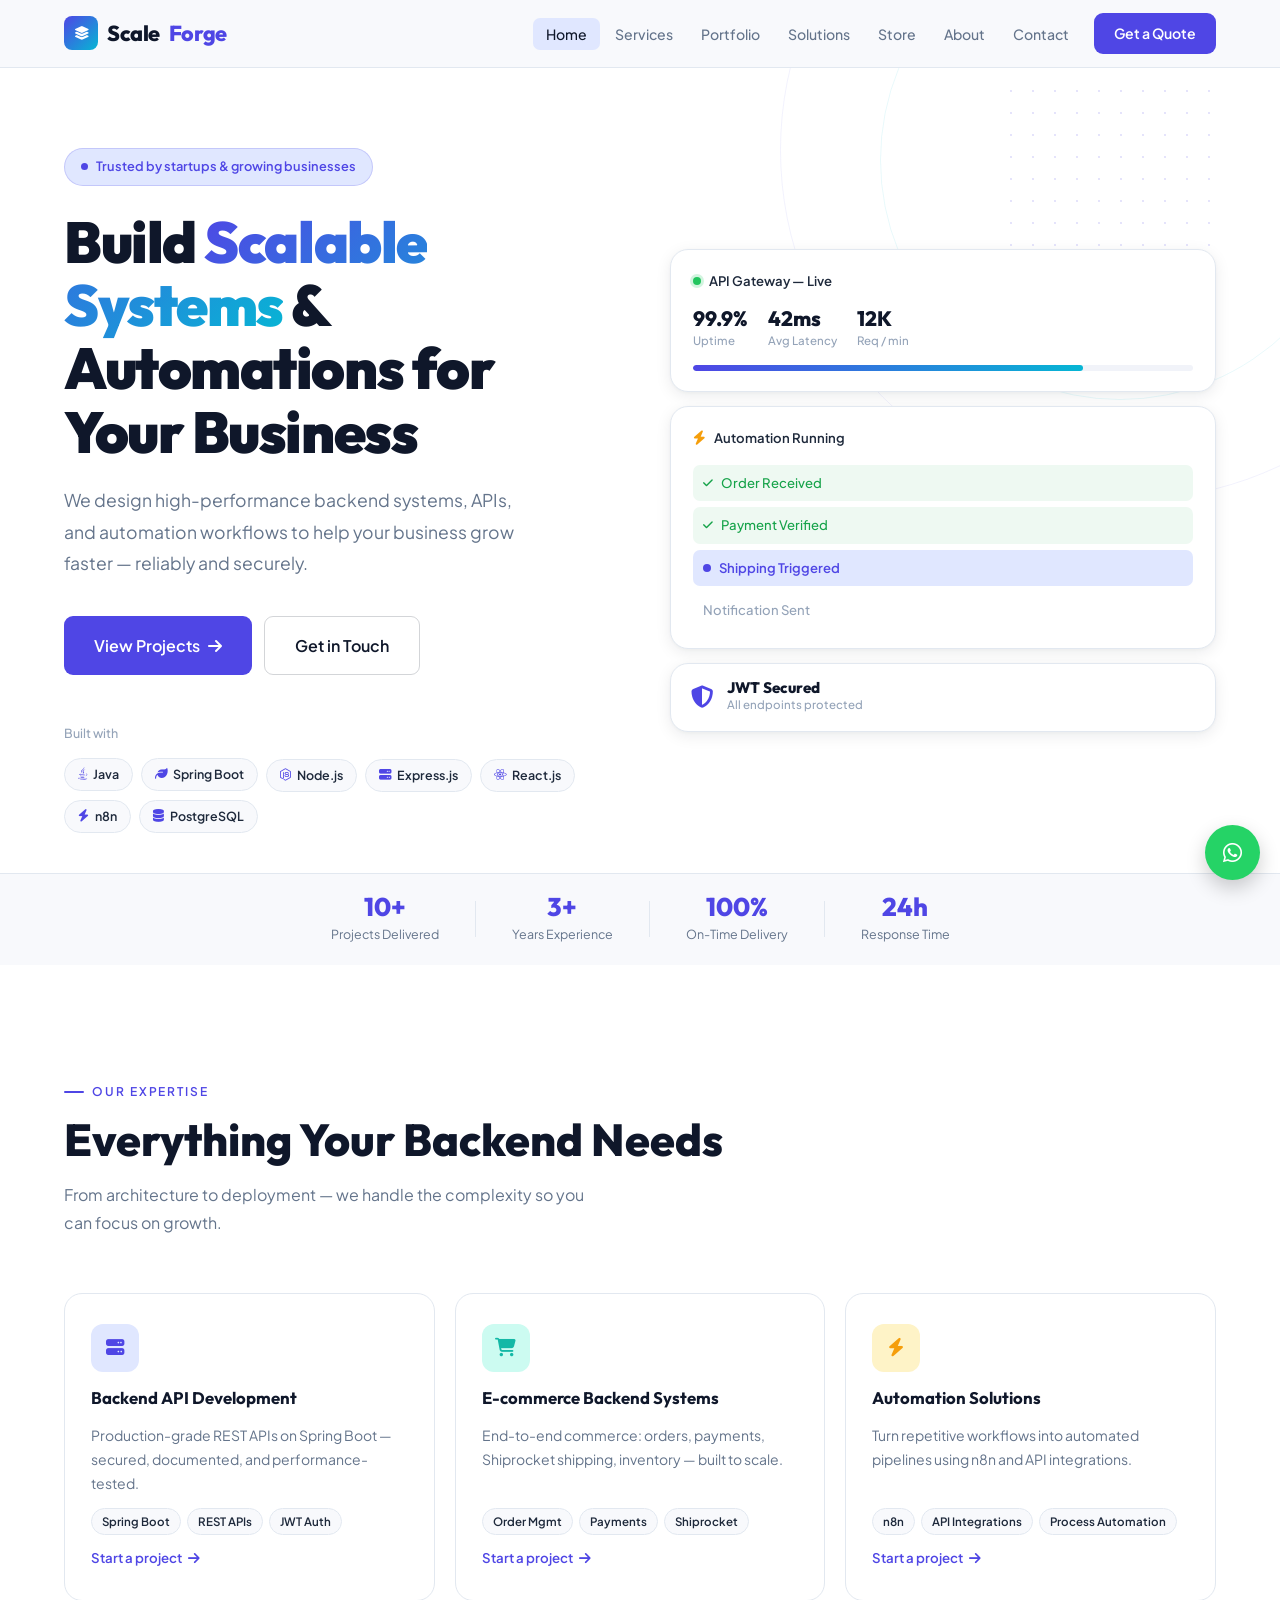
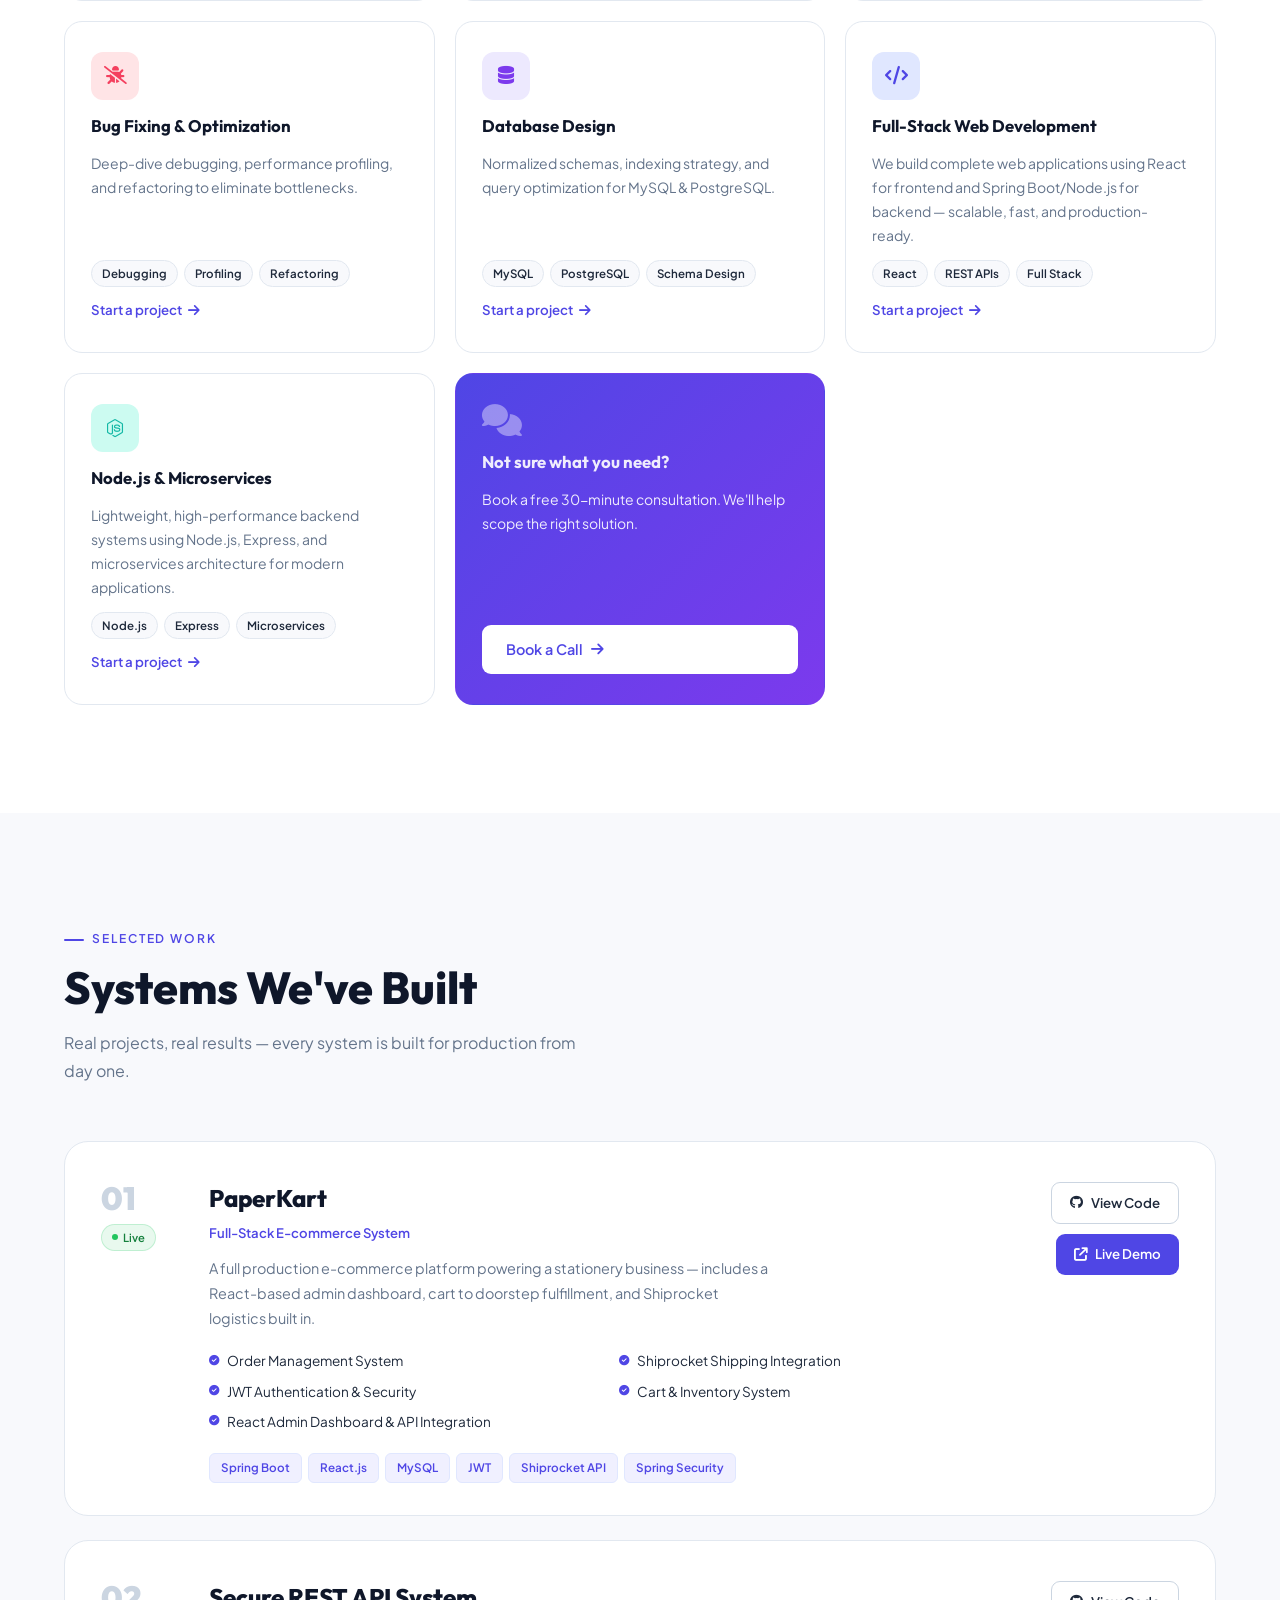
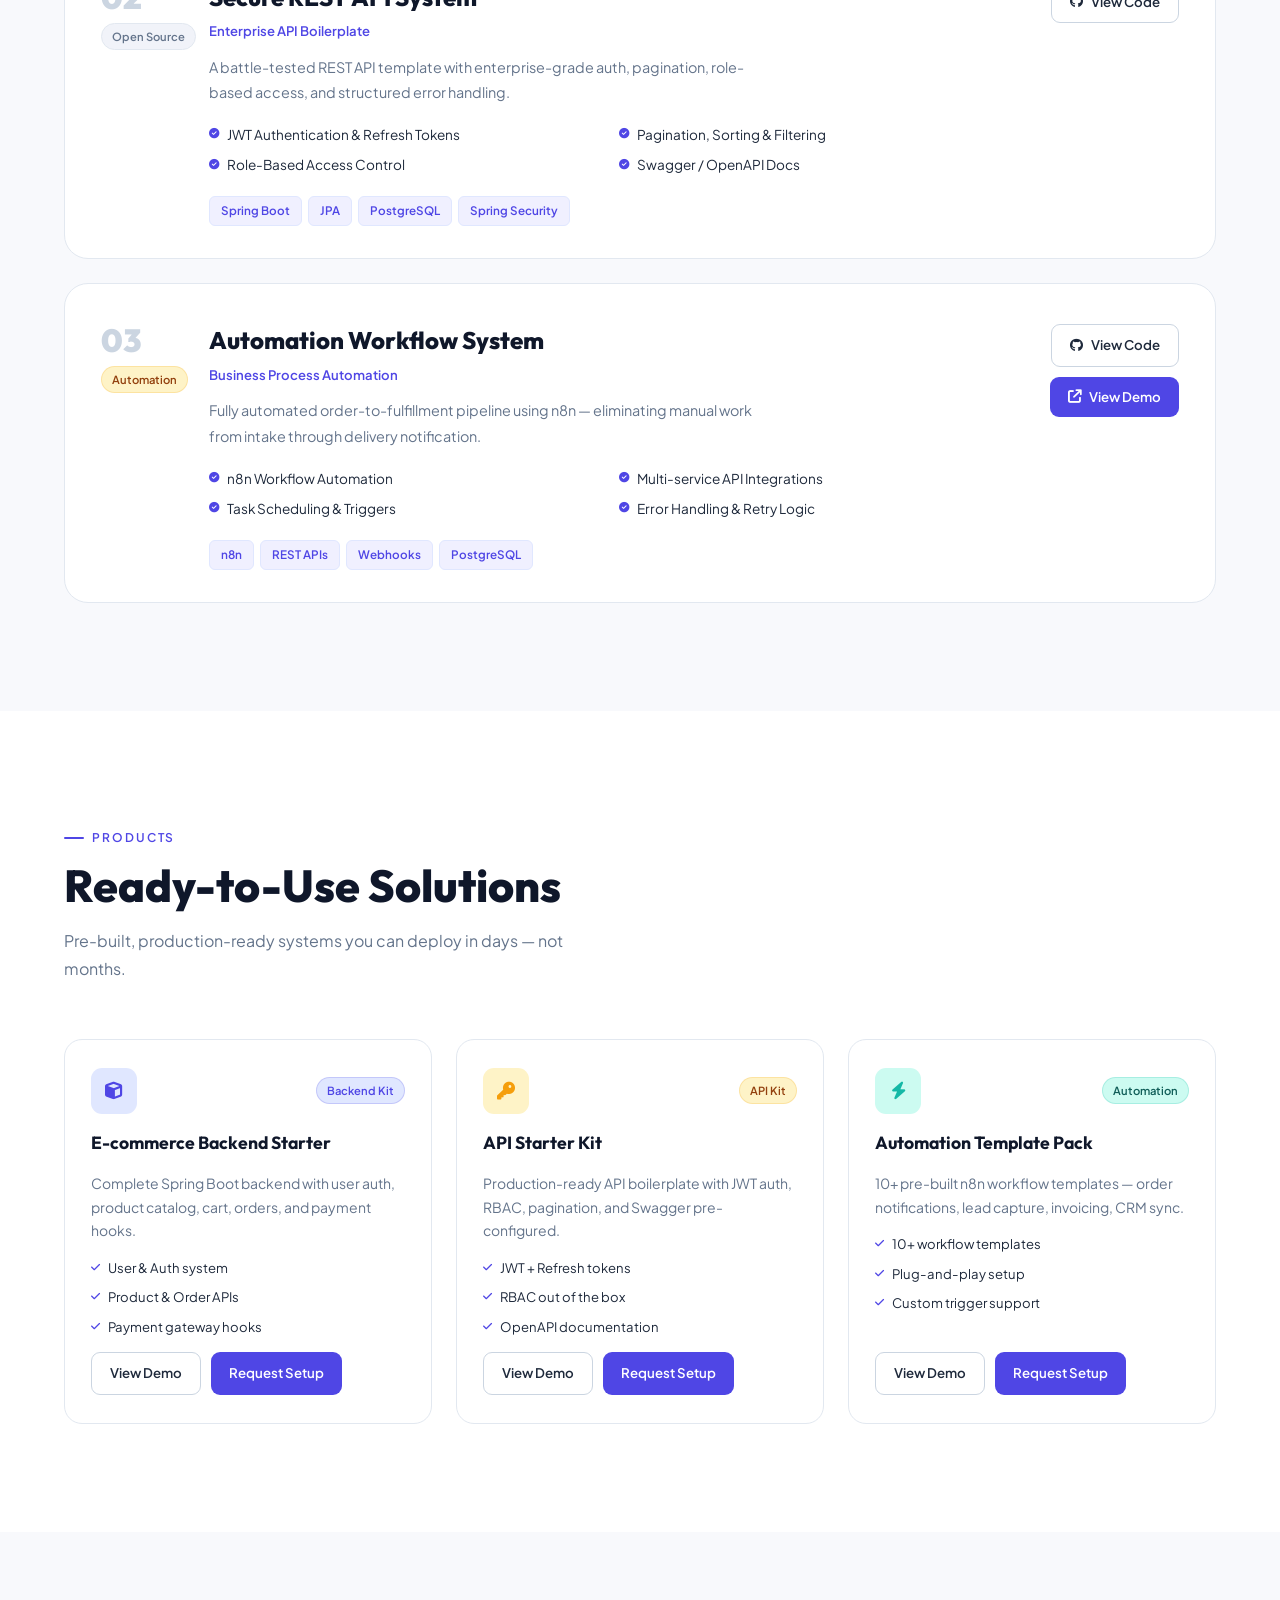
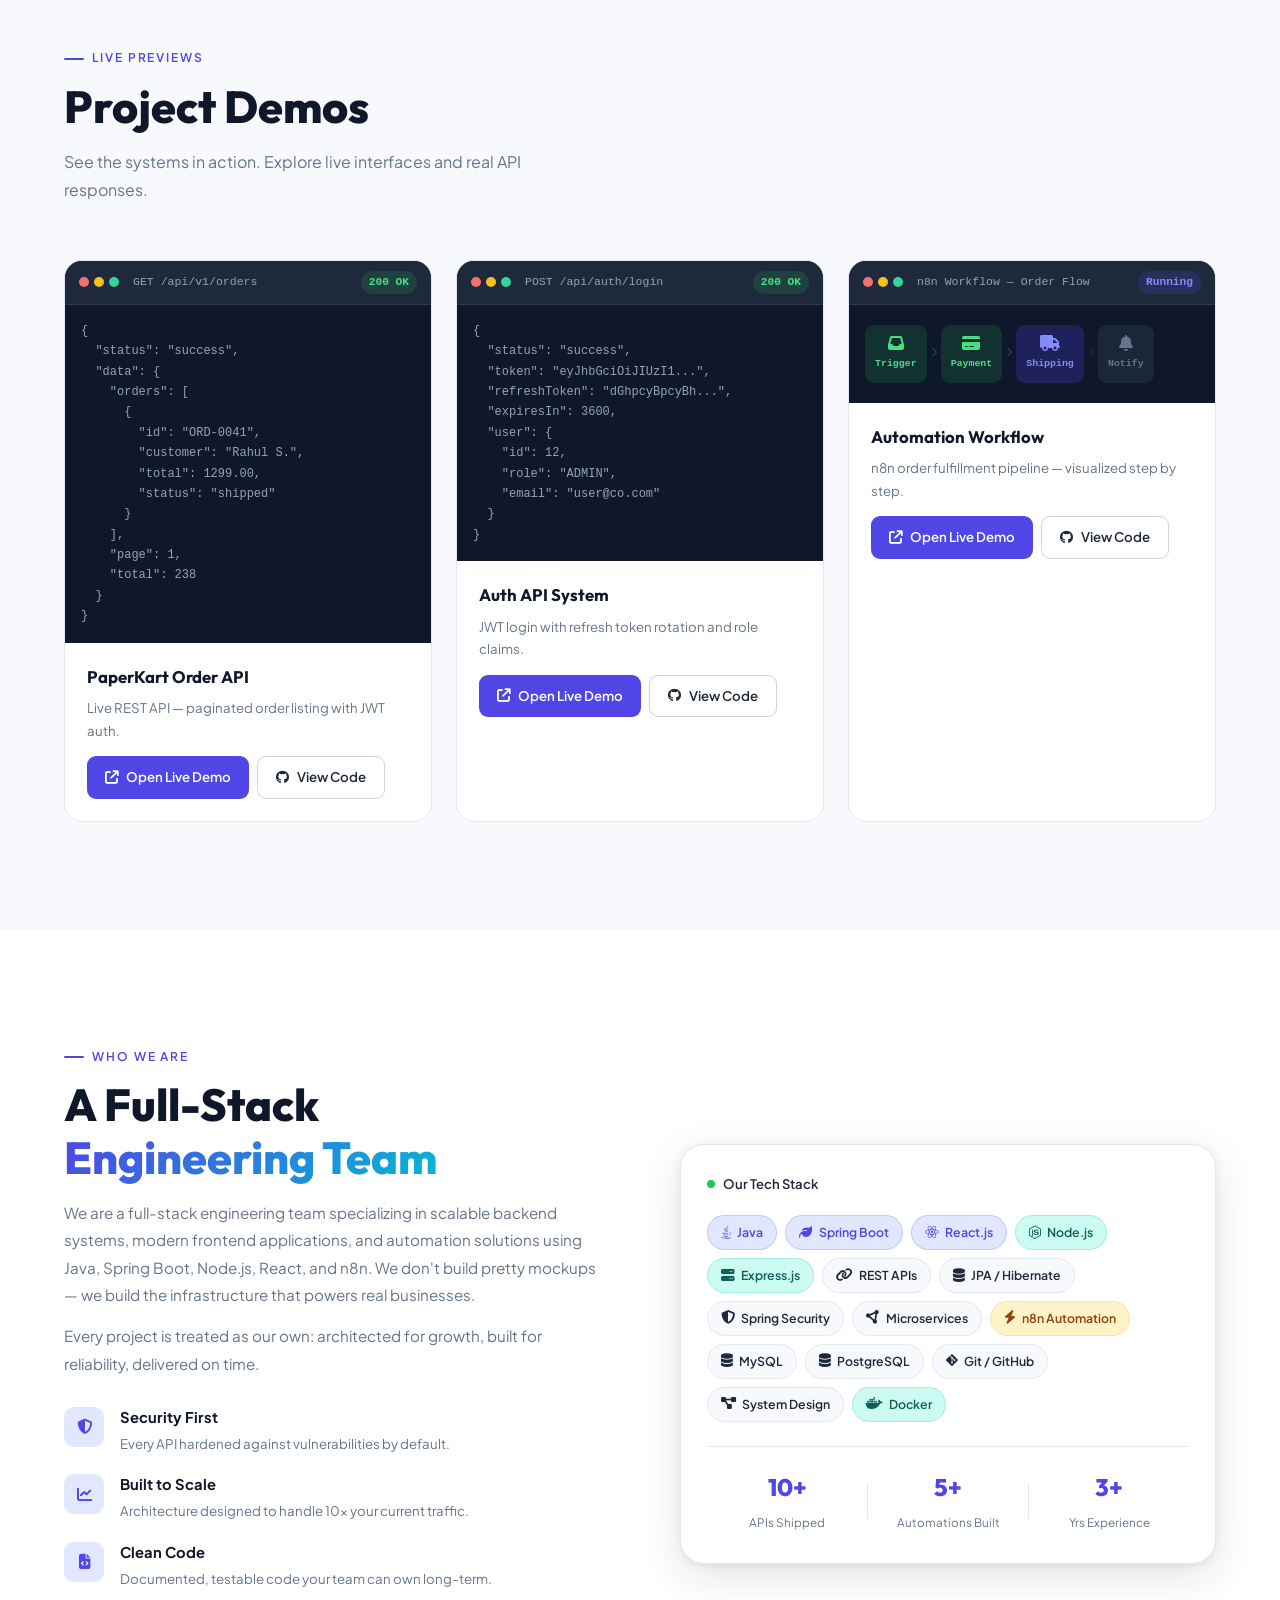
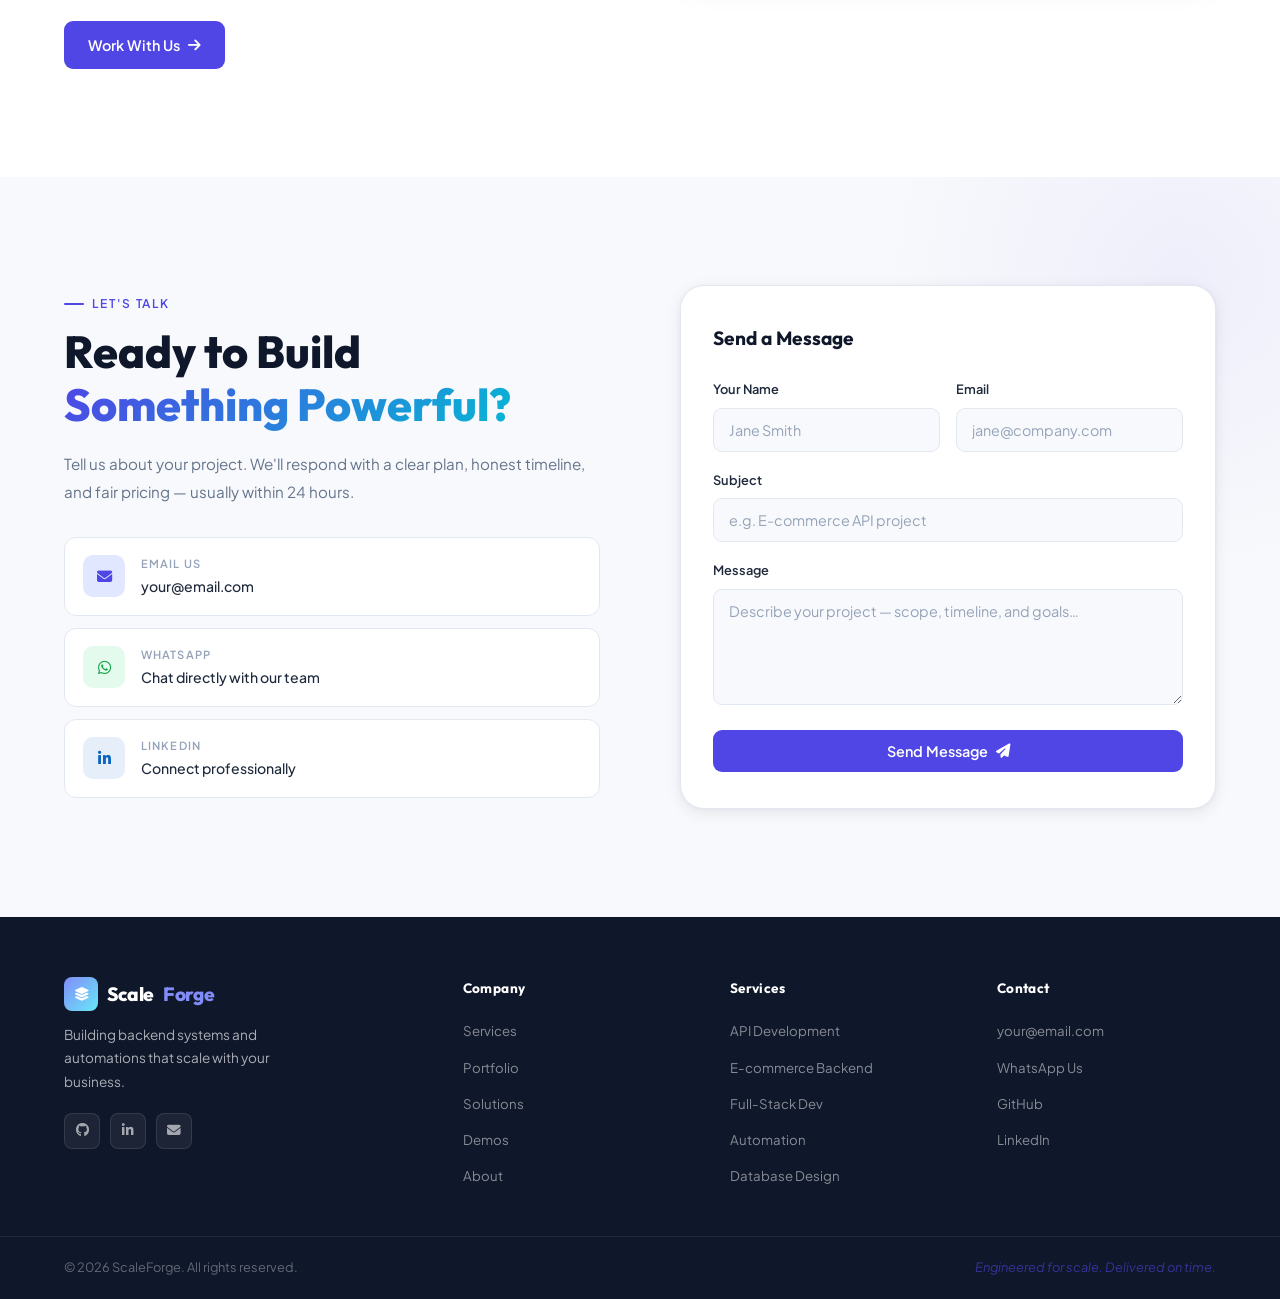
<file: test.html>
<!DOCTYPE html>
<html lang="en">
<head>
  <meta charset="UTF-8" />
  <meta name="viewport" content="width=device-width, initial-scale=1.0" />
  <title>ScaleForge — Backend Systems & Automation</title>
  <meta name="description" content="ScaleForge builds scalable backend systems, full-stack applications, REST APIs, and automation workflows for growing businesses." />

  <!-- Google Fonts -->
  <link rel="preconnect" href="https://fonts.googleapis.com" />
  <link rel="preconnect" href="https://fonts.gstatic.com" crossorigin />
  <link href="https://fonts.googleapis.com/css2?family=Outfit:wght@300;400;500;600;700;800;900&family=Plus+Jakarta+Sans:ital,wght@0,300;0,400;0,500;0,600;1,300&display=swap" rel="stylesheet" />

  <!-- Font Awesome -->
  <link rel="stylesheet" href="https://cdnjs.cloudflare.com/ajax/libs/font-awesome/6.5.1/css/all.min.css" />

  <!-- Favicon: base64 encoded to avoid Live Server parser conflict -->
  <link rel="icon" type="image/svg+xml" href="[data-uri]" />

  <link rel="stylesheet" href="styles.css" />
</head>
<body>

  <!-- ===================== NAVBAR ===================== -->
  <nav class="navbar" id="navbar">
    <div class="nav-inner">
      <a href="#home" class="logo">
        <div class="logo-mark"><i class="fa-solid fa-layer-group"></i></div>
        Scale<span>Forge</span>
      </a>

      <ul class="nav-links" id="navLinks">
        <li><a href="#home"      class="nav-link active">Home</a></li>
        <li><a href="#services"  class="nav-link">Services</a></li>
        <li><a href="#portfolio" class="nav-link">Portfolio</a></li>
        <li><a href="#solutions" class="nav-link">Solutions</a></li>
        <li><a href="store.html" class="nav-link">Store</a></li>
        <li><a href="#about"     class="nav-link">About</a></li>
        <li><a href="#contact"   class="nav-link">Contact</a></li>
        <li class="nav-cta-wrap"><a href="#contact" class="btn btn--nav">Get a Quote</a></li>
      </ul>

      <button class="hamburger" id="hamburger" aria-label="Toggle menu">
        <span></span><span></span><span></span>
      </button>
    </div>
  </nav>

  <!-- ===================== HERO ===================== -->
  <section class="hero" id="home">
    <div class="hero-geo hero-geo--ring1"></div>
    <div class="hero-geo hero-geo--ring2"></div>
    <div class="hero-dots"></div>

    <div class="container hero__body">
      <div class="hero__left">

        <div class="hero-pill fade-in">
          <span class="pill-dot"></span>
          Trusted by startups &amp; growing businesses
        </div>

        <h1 class="hero-title fade-in fd2">
          Build <span class="grad-text">Scalable Systems</span>
          &amp; Automations<br class="brk" />
          for Your Business
        </h1>

        <p class="hero-sub fade-in fd3">
          We design high-performance backend systems, APIs, and automation
          workflows to help your business grow faster — reliably and securely.
        </p>

        <div class="hero-actions fade-in fd4">
          <a href="#portfolio" class="btn btn--primary btn--lg">
            View Projects <i class="fa-solid fa-arrow-right"></i>
          </a>
          <a href="#contact" class="btn btn--outline-dark btn--lg">Get in Touch</a>
        </div>

        <div class="hero-trust fade-in fd5">
          <span class="trust-label">Built with</span>
          <div class="trust-chips">
            <span><i class="fa-brands fa-java"></i> Java</span>
            <span><i class="fa-solid fa-leaf"></i> Spring Boot</span>
            <span><i class="fa-brands fa-node-js"></i> Node.js</span>
            <span><i class="fa-solid fa-server"></i> Express.js</span>
            <span><i class="fa-brands fa-react"></i> React.js</span>
            <span><i class="fa-solid fa-bolt"></i> n8n</span>
            <span><i class="fa-solid fa-database"></i> PostgreSQL</span>
          </div>
        </div>

      </div>

      <div class="hero__right fade-in fd3">
        <div class="hcard-stack">

          <div class="hcard hcard--main">
            <div class="hcard-head">
              <span class="hdot hdot--green"></span>
              <span class="hcard-label">API Gateway — Live</span>
            </div>
            <div class="hcard-metrics">
              <div class="hm"><span class="hm-val">99.9%</span><span class="hm-key">Uptime</span></div>
              <div class="hm"><span class="hm-val">42ms</span><span class="hm-key">Avg Latency</span></div>
              <div class="hm"><span class="hm-val">12K</span><span class="hm-key">Req / min</span></div>
            </div>
            <div class="hcard-bar"><div class="hcard-bar-fill"></div></div>
          </div>

          <div class="hcard hcard--flow">
            <div class="hcard-head">
              <i class="fa-solid fa-bolt hc-ico"></i>
              <span>Automation Running</span>
            </div>
            <div class="flow-steps">
              <div class="fs fs--done"><i class="fa-solid fa-check"></i> Order Received</div>
              <div class="fs fs--done"><i class="fa-solid fa-check"></i> Payment Verified</div>
              <div class="fs fs--active"><span class="pulse-ring"></span> Shipping Triggered</div>
              <div class="fs fs--idle">Notification Sent</div>
            </div>
          </div>

          <div class="hcard hcard--mini">
            <i class="fa-solid fa-shield-halved hc-ico hc-ico--indigo"></i>
            <div>
              <p class="hm-val" style="font-size:.95rem;margin:0">JWT Secured</p>
              <p class="hm-key" style="margin:0">All endpoints protected</p>
            </div>
          </div>

        </div>
      </div>
    </div>

    <div class="hero-statsbar fade-in fd6">
      <div class="container statsbar-inner">
        <div class="sbi"><strong>10+</strong><span>Projects Delivered</span></div>
        <div class="sbi-sep"></div>
        <div class="sbi"><strong>3+</strong><span>Years Experience</span></div>
        <div class="sbi-sep"></div>
        <div class="sbi"><strong>100%</strong><span>On-Time Delivery</span></div>
        <div class="sbi-sep"></div>
        <div class="sbi"><strong>24h</strong><span>Response Time</span></div>
      </div>
    </div>
  </section>

  <!-- ===================== SERVICES ===================== -->
  <section class="services section" id="services">
    <div class="container">

      <div class="sec-tag reveal">Our Expertise</div>
      <div class="sec-head reveal rd1">
        <h2 class="sec-title">Everything Your Backend Needs</h2>
        <p class="sec-sub">From architecture to deployment — we handle the complexity so you can focus on growth.</p>
      </div>

      <div class="svc-grid">

        <div class="svc-card reveal">
          <div class="svc-icon ico--indigo"><i class="fa-solid fa-server"></i></div>
          <h3>Backend API Development</h3>
          <p>Production-grade REST APIs on Spring Boot — secured, documented, and performance-tested.</p>
          <ul class="svc-tags"><li>Spring Boot</li><li>REST APIs</li><li>JWT Auth</li></ul>
          <a href="#contact" class="svc-link">Start a project <i class="fa-solid fa-arrow-right"></i></a>
        </div>

        <div class="svc-card reveal rd1">
          <div class="svc-icon ico--teal"><i class="fa-solid fa-cart-shopping"></i></div>
          <h3>E-commerce Backend Systems</h3>
          <p>End-to-end commerce: orders, payments, Shiprocket shipping, inventory — built to scale.</p>
          <ul class="svc-tags"><li>Order Mgmt</li><li>Payments</li><li>Shiprocket</li></ul>
          <a href="#contact" class="svc-link">Start a project <i class="fa-solid fa-arrow-right"></i></a>
        </div>

        <div class="svc-card reveal rd2">
          <div class="svc-icon ico--amber"><i class="fa-solid fa-bolt"></i></div>
          <h3>Automation Solutions</h3>
          <p>Turn repetitive workflows into automated pipelines using n8n and API integrations.</p>
          <ul class="svc-tags"><li>n8n</li><li>API Integrations</li><li>Process Automation</li></ul>
          <a href="#contact" class="svc-link">Start a project <i class="fa-solid fa-arrow-right"></i></a>
        </div>

        <div class="svc-card reveal">
          <div class="svc-icon ico--rose"><i class="fa-solid fa-bug-slash"></i></div>
          <h3>Bug Fixing &amp; Optimization</h3>
          <p>Deep-dive debugging, performance profiling, and refactoring to eliminate bottlenecks.</p>
          <ul class="svc-tags"><li>Debugging</li><li>Profiling</li><li>Refactoring</li></ul>
          <a href="#contact" class="svc-link">Start a project <i class="fa-solid fa-arrow-right"></i></a>
        </div>

        <div class="svc-card reveal rd1">
          <div class="svc-icon ico--violet"><i class="fa-solid fa-database"></i></div>
          <h3>Database Design</h3>
          <p>Normalized schemas, indexing strategy, and query optimization for MySQL &amp; PostgreSQL.</p>
          <ul class="svc-tags"><li>MySQL</li><li>PostgreSQL</li><li>Schema Design</li></ul>
          <a href="#contact" class="svc-link">Start a project <i class="fa-solid fa-arrow-right"></i></a>
        </div>

        <div class="svc-card reveal rd2">
          <div class="svc-icon ico--indigo"><i class="fa-solid fa-code"></i></div>
          <h3>Full-Stack Web Development</h3>
          <p>We build complete web applications using React for frontend and Spring Boot/Node.js for backend — scalable, fast, and production-ready.</p>
          <ul class="svc-tags"><li>React</li><li>REST APIs</li><li>Full Stack</li></ul>
          <a href="#contact" class="svc-link">Start a project <i class="fa-solid fa-arrow-right"></i></a>
        </div>

        <div class="svc-card reveal">
          <div class="svc-icon ico--teal"><i class="fa-brands fa-node-js"></i></div>
          <h3>Node.js &amp; Microservices</h3>
          <p>Lightweight, high-performance backend systems using Node.js, Express, and microservices architecture for modern applications.</p>
          <ul class="svc-tags"><li>Node.js</li><li>Express</li><li>Microservices</li></ul>
          <a href="#contact" class="svc-link">Start a project <i class="fa-solid fa-arrow-right"></i></a>
        </div>

        <div class="svc-card svc-card--cta reveal rd1">
          <i class="fa-solid fa-comments svc-cta-ico"></i>
          <h3>Not sure what you need?</h3>
          <p>Book a free 30-minute consultation. We'll help scope the right solution.</p>
          <a href="#contact" class="btn btn--primary" style="margin-top:auto">Book a Call <i class="fa-solid fa-arrow-right"></i></a>
        </div>

      </div>
    </div>
  </section>

  <!-- ===================== PORTFOLIO ===================== -->
  <section class="portfolio section" id="portfolio">
    <div class="container">

      <div class="sec-tag reveal">Selected Work</div>
      <div class="sec-head reveal rd1">
        <h2 class="sec-title">Systems We've Built</h2>
        <p class="sec-sub">Real projects, real results — every system is built for production from day one.</p>
      </div>

      <div class="proj-list">

        <div class="proj-card reveal">
          <div class="proj-meta">
            <span class="proj-num">01</span>
            <span class="proj-badge proj-badge--live"><span class="live-dot"></span> Live</span>
          </div>
          <div class="proj-body">
            <h3>PaperKart</h3>
            <p class="proj-type">Full-Stack E-commerce System</p>
            <p class="proj-desc">A full production e-commerce platform powering a stationery business — includes a React-based admin dashboard, cart to doorstep fulfillment, and Shiprocket logistics built in.</p>
            <ul class="proj-features">
              <li><i class="fa-solid fa-circle-check"></i> Order Management System</li>
              <li><i class="fa-solid fa-circle-check"></i> Shiprocket Shipping Integration</li>
              <li><i class="fa-solid fa-circle-check"></i> JWT Authentication &amp; Security</li>
              <li><i class="fa-solid fa-circle-check"></i> Cart &amp; Inventory System</li>
              <li><i class="fa-solid fa-circle-check"></i> React Admin Dashboard &amp; API Integration</li>
            </ul>
            <div class="proj-stack">
              <span>Spring Boot</span><span>React.js</span><span>MySQL</span><span>JWT</span><span>Shiprocket API</span><span>Spring Security</span>
            </div>
          </div>
          <div class="proj-actions">
            <!-- REPLACE: add your GitHub + live demo links -->
            <a href="https://github.com/yourorg/paperkart" target="_blank" class="btn btn--outline btn--sm"><i class="fa-brands fa-github"></i> View Code</a>
            <a href="#demos" class="btn btn--primary btn--sm"><i class="fa-solid fa-arrow-up-right-from-square"></i> Live Demo</a>
          </div>
        </div>

        <div class="proj-card reveal rd1">
          <div class="proj-meta">
            <span class="proj-num">02</span>
            <span class="proj-badge">Open Source</span>
          </div>
          <div class="proj-body">
            <h3>Secure REST API System</h3>
            <p class="proj-type">Enterprise API Boilerplate</p>
            <p class="proj-desc">A battle-tested REST API template with enterprise-grade auth, pagination, role-based access, and structured error handling.</p>
            <ul class="proj-features">
              <li><i class="fa-solid fa-circle-check"></i> JWT Authentication &amp; Refresh Tokens</li>
              <li><i class="fa-solid fa-circle-check"></i> Pagination, Sorting &amp; Filtering</li>
              <li><i class="fa-solid fa-circle-check"></i> Role-Based Access Control</li>
              <li><i class="fa-solid fa-circle-check"></i> Swagger / OpenAPI Docs</li>
            </ul>
            <div class="proj-stack">
              <span>Spring Boot</span><span>JPA</span><span>PostgreSQL</span><span>Spring Security</span>
            </div>
          </div>
          <div class="proj-actions">
            <!-- REPLACE: add your GitHub link -->
            <a href="https://github.com/yourorg/secure-rest-api" target="_blank" class="btn btn--outline btn--sm"><i class="fa-brands fa-github"></i> View Code</a>
          </div>
        </div>

        <div class="proj-card reveal rd2">
          <div class="proj-meta">
            <span class="proj-num">03</span>
            <span class="proj-badge proj-badge--amber">Automation</span>
          </div>
          <div class="proj-body">
            <h3>Automation Workflow System</h3>
            <p class="proj-type">Business Process Automation</p>
            <p class="proj-desc">Fully automated order-to-fulfillment pipeline using n8n — eliminating manual work from intake through delivery notification.</p>
            <ul class="proj-features">
              <li><i class="fa-solid fa-circle-check"></i> n8n Workflow Automation</li>
              <li><i class="fa-solid fa-circle-check"></i> Multi-service API Integrations</li>
              <li><i class="fa-solid fa-circle-check"></i> Task Scheduling &amp; Triggers</li>
              <li><i class="fa-solid fa-circle-check"></i> Error Handling &amp; Retry Logic</li>
            </ul>
            <div class="proj-stack">
              <span>n8n</span><span>REST APIs</span><span>Webhooks</span><span>PostgreSQL</span>
            </div>
          </div>
          <div class="proj-actions">
            <!-- REPLACE: add your links -->
            <a href="https://github.com/yourorg/automation-system" target="_blank" class="btn btn--outline btn--sm"><i class="fa-brands fa-github"></i> View Code</a>
            <a href="#demos" class="btn btn--primary btn--sm"><i class="fa-solid fa-arrow-up-right-from-square"></i> View Demo</a>
          </div>
        </div>

      </div>
    </div>
  </section>

  <!-- ===================== SOLUTIONS ===================== -->
  <section class="solutions section" id="solutions">
    <div class="container">

      <div class="sec-tag reveal">Products</div>
      <div class="sec-head reveal rd1">
        <h2 class="sec-title">Ready-to-Use Solutions</h2>
        <p class="sec-sub">Pre-built, production-ready systems you can deploy in days — not months.</p>
      </div>

      <div class="sol-grid">

        <div class="sol-card reveal">
          <div class="sol-top">
            <div class="sol-icon"><i class="fa-solid fa-cube"></i></div>
            <span class="sol-badge">Backend Kit</span>
          </div>
          <h3>E-commerce Backend Starter</h3>
          <p>Complete Spring Boot backend with user auth, product catalog, cart, orders, and payment hooks.</p>
          <ul class="sol-feats">
            <li><i class="fa-solid fa-check"></i> User &amp; Auth system</li>
            <li><i class="fa-solid fa-check"></i> Product &amp; Order APIs</li>
            <li><i class="fa-solid fa-check"></i> Payment gateway hooks</li>
          </ul>
          <div class="sol-actions">
            <a href="#demos" class="btn btn--outline btn--sm">View Demo</a>
            <a href="#contact" class="btn btn--primary btn--sm">Request Setup</a>
          </div>
        </div>

        <div class="sol-card reveal rd1">
          <div class="sol-top">
            <div class="sol-icon sol-icon--amber"><i class="fa-solid fa-key"></i></div>
            <span class="sol-badge sol-badge--amber">API Kit</span>
          </div>
          <h3>API Starter Kit</h3>
          <p>Production-ready API boilerplate with JWT auth, RBAC, pagination, and Swagger pre-configured.</p>
          <ul class="sol-feats">
            <li><i class="fa-solid fa-check"></i> JWT + Refresh tokens</li>
            <li><i class="fa-solid fa-check"></i> RBAC out of the box</li>
            <li><i class="fa-solid fa-check"></i> OpenAPI documentation</li>
          </ul>
          <div class="sol-actions">
            <a href="#demos" class="btn btn--outline btn--sm">View Demo</a>
            <a href="#contact" class="btn btn--primary btn--sm">Request Setup</a>
          </div>
        </div>

        <div class="sol-card reveal rd2">
          <div class="sol-top">
            <div class="sol-icon sol-icon--teal"><i class="fa-solid fa-bolt"></i></div>
            <span class="sol-badge sol-badge--teal">Automation</span>
          </div>
          <h3>Automation Template Pack</h3>
          <p>10+ pre-built n8n workflow templates — order notifications, lead capture, invoicing, CRM sync.</p>
          <ul class="sol-feats">
            <li><i class="fa-solid fa-check"></i> 10+ workflow templates</li>
            <li><i class="fa-solid fa-check"></i> Plug-and-play setup</li>
            <li><i class="fa-solid fa-check"></i> Custom trigger support</li>
          </ul>
          <div class="sol-actions">
            <a href="#demos" class="btn btn--outline btn--sm">View Demo</a>
            <a href="#contact" class="btn btn--primary btn--sm">Request Setup</a>
          </div>
        </div>

      </div>
    </div>
  </section>

  <!-- ===================== DEMOS ===================== -->
  <section class="demos section" id="demos">
    <div class="container">

      <div class="sec-tag reveal">Live Previews</div>
      <div class="sec-head reveal rd1">
        <h2 class="sec-title">Project Demos</h2>
        <p class="sec-sub">See the systems in action. Explore live interfaces and real API responses.</p>
      </div>

      <div class="demos-grid">

        <div class="demo-card reveal">
          <div class="demo-preview">
            <div class="mock-term">
              <div class="mock-bar">
                <div class="mock-dots"><span class="md r"></span><span class="md y"></span><span class="md g"></span></div>
                <span class="mock-url">GET /api/v1/orders</span>
                <span class="mock-status s-ok">200 OK</span>
              </div>
<pre class="mock-code">{
  "status": "success",
  "data": {
    "orders": [
      {
        "id": "ORD-0041",
        "customer": "Rahul S.",
        "total": 1299.00,
        "status": "shipped"
      }
    ],
    "page": 1,
    "total": 238
  }
}</pre>
            </div>
          </div>
          <div class="demo-info">
            <h3>PaperKart Order API</h3>
            <p>Live REST API — paginated order listing with JWT auth.</p>
            <div class="demo-btns">
              <!-- REPLACE: add your live demo URL -->
              <a href="https://demo.yoursite.com/paperkart" target="_blank" class="btn btn--primary btn--sm"><i class="fa-solid fa-arrow-up-right-from-square"></i> Open Live Demo</a>
              <a href="https://github.com/yourorg/paperkart" target="_blank" class="btn btn--outline btn--sm"><i class="fa-brands fa-github"></i> View Code</a>
            </div>
          </div>
        </div>

        <div class="demo-card reveal rd1">
          <div class="demo-preview">
            <div class="mock-term">
              <div class="mock-bar">
                <div class="mock-dots"><span class="md r"></span><span class="md y"></span><span class="md g"></span></div>
                <span class="mock-url">POST /api/auth/login</span>
                <span class="mock-status s-ok">200 OK</span>
              </div>
<pre class="mock-code">{
  "status": "success",
  "token": "eyJhbGciOiJIUzI1...",
  "refreshToken": "dGhpcyBpcyBh...",
  "expiresIn": 3600,
  "user": {
    "id": 12,
    "role": "ADMIN",
    "email": "user@co.com"
  }
}</pre>
            </div>
          </div>
          <div class="demo-info">
            <h3>Auth API System</h3>
            <p>JWT login with refresh token rotation and role claims.</p>
            <div class="demo-btns">
              <!-- REPLACE: add your live demo URL -->
              <a href="https://demo.yoursite.com/auth-api" target="_blank" class="btn btn--primary btn--sm"><i class="fa-solid fa-arrow-up-right-from-square"></i> Open Live Demo</a>
              <a href="https://github.com/yourorg/secure-rest-api" target="_blank" class="btn btn--outline btn--sm"><i class="fa-brands fa-github"></i> View Code</a>
            </div>
          </div>
        </div>

        <div class="demo-card reveal rd2">
          <div class="demo-preview">
            <div class="mock-term">
              <div class="mock-bar">
                <div class="mock-dots"><span class="md r"></span><span class="md y"></span><span class="md g"></span></div>
                <span class="mock-url">n8n Workflow — Order Flow</span>
                <span class="mock-status s-active">Running</span>
              </div>
              <div class="flow-vis">
                <div class="fv fv--done"><i class="fa-solid fa-inbox"></i><span>Trigger</span></div>
                <div class="fv-arr"><i class="fa-solid fa-chevron-right"></i></div>
                <div class="fv fv--done"><i class="fa-solid fa-credit-card"></i><span>Payment</span></div>
                <div class="fv-arr"><i class="fa-solid fa-chevron-right"></i></div>
                <div class="fv fv--active"><i class="fa-solid fa-truck"></i><span>Shipping</span></div>
                <div class="fv-arr fv-arr--dim"><i class="fa-solid fa-chevron-right"></i></div>
                <div class="fv fv--idle"><i class="fa-solid fa-bell"></i><span>Notify</span></div>
              </div>
            </div>
          </div>
          <div class="demo-info">
            <h3>Automation Workflow</h3>
            <p>n8n order fulfillment pipeline — visualized step by step.</p>
            <div class="demo-btns">
              <!-- REPLACE: add your live demo URL -->
              <a href="https://demo.yoursite.com/automation" target="_blank" class="btn btn--primary btn--sm"><i class="fa-solid fa-arrow-up-right-from-square"></i> Open Live Demo</a>
              <a href="https://github.com/yourorg/automation-system" target="_blank" class="btn btn--outline btn--sm"><i class="fa-brands fa-github"></i> View Code</a>
            </div>
          </div>
        </div>

      </div>
    </div>
  </section>

  <!-- ===================== ABOUT ===================== -->
  <section class="about section" id="about">
    <div class="container about-grid">

      <div class="about-left reveal">
        <div class="sec-tag">Who We Are</div>
        <h2 class="sec-title">A Full-Stack<br /><span class="grad-text">Engineering Team</span></h2>
        <p class="about-text">We are a full-stack engineering team specializing in scalable backend systems, modern frontend applications, and automation solutions using Java, Spring Boot, Node.js, React, and n8n. We don't build pretty mockups — we build the infrastructure that powers real businesses.</p>
        <p class="about-text">Every project is treated as our own: architected for growth, built for reliability, delivered on time.</p>

        <div class="values">
          <div class="val-item">
            <div class="val-ico"><i class="fa-solid fa-shield-halved"></i></div>
            <div><strong>Security First</strong><p>Every API hardened against vulnerabilities by default.</p></div>
          </div>
          <div class="val-item">
            <div class="val-ico"><i class="fa-solid fa-chart-line"></i></div>
            <div><strong>Built to Scale</strong><p>Architecture designed to handle 10x your current traffic.</p></div>
          </div>
          <div class="val-item">
            <div class="val-ico"><i class="fa-solid fa-file-code"></i></div>
            <div><strong>Clean Code</strong><p>Documented, testable code your team can own long-term.</p></div>
          </div>
        </div>

        <a href="#contact" class="btn btn--primary" style="margin-top:32px">Work With Us <i class="fa-solid fa-arrow-right"></i></a>
      </div>

      <div class="about-right reveal rd2">
        <div class="skills-board">
          <div class="sb-header">
            <span class="sbd sbd--green"></span>
            <span>Our Tech Stack</span>
          </div>
          <div class="skill-chips">
            <div class="sc sc--indigo"><i class="fa-brands fa-java"></i> Java</div>
            <div class="sc sc--indigo"><i class="fa-solid fa-leaf"></i> Spring Boot</div>
            <div class="sc sc--indigo"><i class="fa-brands fa-react"></i> React.js</div>
            <div class="sc sc--teal"><i class="fa-brands fa-node-js"></i> Node.js</div>
            <div class="sc sc--teal"><i class="fa-solid fa-server"></i> Express.js</div>
            <div class="sc"><i class="fa-solid fa-link"></i> REST APIs</div>
            <div class="sc"><i class="fa-solid fa-database"></i> JPA / Hibernate</div>
            <div class="sc"><i class="fa-solid fa-shield-halved"></i> Spring Security</div>
            <div class="sc"><i class="fa-solid fa-circle-nodes"></i> Microservices</div>
            <div class="sc sc--amber"><i class="fa-solid fa-bolt"></i> n8n Automation</div>
            <div class="sc"><i class="fa-solid fa-database"></i> MySQL</div>
            <div class="sc"><i class="fa-solid fa-database"></i> PostgreSQL</div>
            <div class="sc"><i class="fa-brands fa-git-alt"></i> Git / GitHub</div>
            <div class="sc"><i class="fa-solid fa-diagram-project"></i> System Design</div>
            <div class="sc sc--teal"><i class="fa-brands fa-docker"></i> Docker</div>
          </div>
          <div class="sb-metrics">
            <div class="sbm"><span class="sbm-val">10+</span><span class="sbm-key">APIs Shipped</span></div>
            <div class="sbm-sep"></div>
            <div class="sbm"><span class="sbm-val">5+</span><span class="sbm-key">Automations Built</span></div>
            <div class="sbm-sep"></div>
            <div class="sbm"><span class="sbm-val">3+</span><span class="sbm-key">Yrs Experience</span></div>
          </div>
        </div>
      </div>

    </div>
  </section>

  <!-- ===================== CONTACT ===================== -->
  <section class="contact section" id="contact">
    <div class="contact-blob"></div>
    <div class="container contact-grid">

      <div class="contact-left reveal">
        <div class="sec-tag">Let's Talk</div>
        <h2 class="sec-title">Ready to Build<br /><span class="grad-text">Something Powerful?</span></h2>
        <p class="contact-intro">Tell us about your project. We'll respond with a clear plan, honest timeline, and fair pricing — usually within 24 hours.</p>

        <div class="channels">
          <!-- REPLACE: update email -->
          <a href="mailto:your@email.com" class="ch-card">
            <div class="ch-ico"><i class="fa-solid fa-envelope"></i></div>
            <div><p class="ch-label">Email Us</p><p class="ch-val">your@email.com</p></div>
          </a>
          <!-- REPLACE: update WhatsApp number -->
          <a href="https://wa.me/917889074622?text=Hi%20I%20want%20to%20know%20more%20about%20your%20services" target="_blank" class="ch-card ch-card--wa">
            <div class="ch-ico ch-ico--wa"><i class="fa-brands fa-whatsapp"></i></div>
            <div><p class="ch-label">WhatsApp</p><p class="ch-val">Chat directly with our team</p></div>
          </a>
          <!-- REPLACE: update LinkedIn URL -->
          <a href="https://linkedin.com/company/yourcompany" target="_blank" class="ch-card ch-card--li">
            <div class="ch-ico ch-ico--li"><i class="fa-brands fa-linkedin-in"></i></div>
            <div><p class="ch-label">LinkedIn</p><p class="ch-val">Connect professionally</p></div>
          </a>
        </div>
      </div>

      <div class="contact-right reveal rd2">
        <div class="form-card">
          <h3 class="form-title">Send a Message</h3>
          <form id="contactForm" novalidate>
            <div class="field-row">
              <div class="field">
                <label for="fname">Your Name</label>
                <input type="text" id="fname" name="name" placeholder="Jane Smith" required />
                <span class="field-err" id="fnameErr">Please enter your name.</span>
              </div>
              <div class="field">
                <label for="femail">Email</label>
                <input type="email" id="femail" name="email" placeholder="jane@company.com" required />
                <span class="field-err" id="femailErr">Enter a valid email.</span>
              </div>
            </div>
            <div class="field">
              <label for="fsubject">Subject</label>
              <input type="text" id="fsubject" name="subject" placeholder="e.g. E-commerce API project" />
            </div>
            <div class="field">
              <label for="fmessage">Message</label>
              <textarea id="fmessage" name="message" rows="5" placeholder="Describe your project — scope, timeline, and goals…" required></textarea>
              <span class="field-err" id="fmessageErr">Please describe your project.</span>
            </div>
            <button type="submit" class="btn btn--primary btn--full" id="submitBtn">
              <span id="btnLabel">Send Message</span>
              <i class="fa-solid fa-paper-plane" id="btnIco"></i>
            </button>
            <div class="form-success" id="formSuccess">
              <i class="fa-solid fa-circle-check"></i>
              <p>Message received! We'll reply within 24 hours.</p>
            </div>
          </form>
        </div>
      </div>

    </div>
  </section>

  <!-- ===================== FOOTER ===================== -->
  <footer class="footer">
    <div class="container footer-inner">

      <div class="footer-brand">
        <a href="#home" class="logo logo--footer">
          <div class="logo-mark"><i class="fa-solid fa-layer-group"></i></div>
          Scale<span>Forge</span>
        </a>
        <p>Building backend systems and automations that scale with your business.</p>
        <div class="footer-socials">
          <!-- REPLACE: update with your real URLs -->
          <a href="https://github.com/yourorg" target="_blank" aria-label="GitHub"><i class="fa-brands fa-github"></i></a>
          <a href="https://linkedin.com/company/yourcompany" target="_blank" aria-label="LinkedIn"><i class="fa-brands fa-linkedin-in"></i></a>
          <a href="mailto:your@email.com" aria-label="Email"><i class="fa-solid fa-envelope"></i></a>
        </div>
      </div>

      <div class="footer-col">
        <h4>Company</h4>
        <ul>
          <li><a href="#services">Services</a></li>
          <li><a href="#portfolio">Portfolio</a></li>
          <li><a href="#solutions">Solutions</a></li>
          <li><a href="#demos">Demos</a></li>
          <li><a href="#about">About</a></li>
        </ul>
      </div>

      <div class="footer-col">
        <h4>Services</h4>
        <ul>
          <li><a href="#services">API Development</a></li>
          <li><a href="#services">E-commerce Backend</a></li>
          <li><a href="#services">Full-Stack Dev</a></li>
          <li><a href="#services">Automation</a></li>
          <li><a href="#services">Database Design</a></li>
        </ul>
      </div>

      <div class="footer-col">
        <h4>Contact</h4>
        <ul>
          <!-- REPLACE: update with your real details -->
          <li><a href="mailto:your@email.com">your@email.com</a></li>
          <li><a href="https://wa.me/917889074622?text=Hi%20I%20want%20to%20know%20more%20about%20your%20services" target="_blank">WhatsApp Us</a></li>
          <li><a href="https://github.com/yourorg" target="_blank">GitHub</a></li>
          <li><a href="https://linkedin.com/company/yourcompany" target="_blank">LinkedIn</a></li>
        </ul>
      </div>

    </div>
    <div class="footer-bottom">
      <div class="container footer-bottom-inner">
        <p>&copy; <span id="year"></span> ScaleForge. All rights reserved.</p>
        <p class="ft-tagline">Engineered for scale. Delivered on time.</p>
      </div>
    </div>
  </footer>

  <script src="script.js"></script>

  <!-- WhatsApp Floating Button -->
  <a href="https://wa.me/917889074622?text=Hi%20I%20am%20interested%20in%20your%20services"
     class="whatsapp-float"
     target="_blank"
     aria-label="Chat on WhatsApp">
     <i class="fa-brands fa-whatsapp"></i>
  </a>
</body>
</html>
</file>
<file: styles.css>
/* =============================================
   SCALEFORGE — AGENCY WEBSITE STYLES
   Theme: Light SaaS / Startup — Indigo + Cyan
   Fonts: Outfit (display) + Plus Jakarta Sans (body)
   ============================================= */

/* ──────────── CSS VARIABLES ──────────── */
:root {
  /* Core palette */
  --indigo:        #4f46e5;
  --indigo-d:      #3730a3;
  --indigo-l:      #e0e7ff;
  --indigo-xl:     #f0f0ff;
  --cyan:          #06b6d4;
  --cyan-l:        #cffafe;
  --amber:         #f59e0b;
  --amber-l:       #fef3c7;
  --teal:          #14b8a6;
  --teal-l:        #ccfbf1;
  --rose:          #f43f5e;
  --rose-l:        #ffe4e6;
  --violet:        #7c3aed;
  --violet-l:      #ede9fe;

  /* Backgrounds */
  --bg:            #f8f9fc;
  --bg-white:      #ffffff;
  --bg-2:          #f1f3f9;

  /* Text */
  --text:          #0f172a;
  --text-2:        #1e293b;
  --text-muted:    #64748b;
  --text-faint:    #94a3b8;

  /* Borders */
  --border:        #e2e8f0;
  --border-d:      #cbd5e1;

  /* Shadows */
  --shadow-sm:     0 1px 3px rgba(15,23,42,.06), 0 1px 2px rgba(15,23,42,.04);
  --shadow:        0 4px 16px rgba(15,23,42,.08), 0 1px 4px rgba(15,23,42,.04);
  --shadow-lg:     0 12px 40px rgba(15,23,42,.12), 0 2px 8px rgba(15,23,42,.06);
  --shadow-indigo: 0 8px 32px rgba(79,70,229,.22);

  /* Typography */
  --font-display: 'Outfit', sans-serif;
  --font-body:    'Plus Jakarta Sans', sans-serif;

  /* Layout */
  --nav-h:        68px;
  --radius:       12px;
  --radius-lg:    18px;
  --radius-xl:    24px;
  --transition:   0.28s cubic-bezier(.4,0,.2,1);
}

/* ──────────── RESET ──────────── */
*, *::before, *::after { box-sizing: border-box; margin: 0; padding: 0; }
html { scroll-behavior: smooth; }
body {
  font-family: var(--font-body);
  background: var(--bg);
  color: var(--text);
  line-height: 1.7;
  overflow-x: hidden;
  -webkit-font-smoothing: antialiased;
}
a { text-decoration: none; color: inherit; }
ul { list-style: none; }
img { max-width: 100%; display: block; }
button { cursor: pointer; border: none; background: none; font-family: inherit; }

/* ──────────── UTILITIES ──────────── */
.container { width: 90%; max-width: 1180px; margin: 0 auto; }
.section { padding: 108px 0; }

.grad-text {
  background: linear-gradient(135deg, var(--indigo), var(--cyan));
  -webkit-background-clip: text;
  -webkit-text-fill-color: transparent;
  background-clip: text;
}

/* ──────────── SECTION HEADER ──────────── */
.sec-tag {
  display: inline-flex;
  align-items: center;
  gap: 8px;
  font-size: 0.75rem;
  font-weight: 600;
  letter-spacing: 0.16em;
  text-transform: uppercase;
  color: var(--indigo);
  margin-bottom: 12px;
}
.sec-tag::before {
  content: '';
  width: 20px; height: 2px;
  background: var(--indigo);
  border-radius: 2px;
}
.sec-head { margin-bottom: 56px; }
.sec-title {
  font-family: var(--font-display);
  font-size: clamp(1.8rem, 4vw, 2.8rem);
  font-weight: 800;
  line-height: 1.18;
  color: var(--text);
  margin-bottom: 14px;
}
.sec-sub {
  font-size: 1rem;
  color: var(--text-muted);
  max-width: 520px;
  line-height: 1.75;
}

/* ──────────── BUTTONS ──────────── */
.btn {
  display: inline-flex;
  align-items: center;
  gap: 8px;
  padding: 12px 24px;
  border-radius: 9px;
  font-family: var(--font-body);
  font-size: 0.9rem;
  font-weight: 600;
  transition: all var(--transition);
  white-space: nowrap;
  cursor: pointer;
}
.btn--lg { padding: 15px 30px; font-size: 1rem; }
.btn--sm { padding: 9px 18px; font-size: 0.83rem; }
.btn--full { width: 100%; justify-content: center; }

.btn--primary {
  background: var(--indigo);
  color: #fff;
  box-shadow: 0 0 0 0 rgba(79,70,229,0);
}
.btn--primary:hover {
  background: var(--indigo-d);
  transform: translateY(-2px);
  box-shadow: var(--shadow-indigo);
}

.btn--outline {
  background: transparent;
  color: var(--text-2);
  border: 1.5px solid var(--border-d);
}
.btn--outline:hover {
  border-color: var(--indigo);
  color: var(--indigo);
  transform: translateY(-2px);
}

.btn--outline-dark {
  background: transparent;
  color: var(--text);
  border: 1.5px solid rgba(15,23,42,.18);
}
.btn--outline-dark:hover {
  border-color: var(--indigo);
  color: var(--indigo);
  background: var(--indigo-xl);
}

.btn--nav {
  background: var(--indigo);
  color: #fff;
  padding: 9px 20px;
  font-size: 0.88rem;
}
.btn--nav:hover {
  background: var(--indigo-d);
  box-shadow: var(--shadow-indigo);
}

.btn--wa {
  background: #25d366;
  color: #fff;
  display: inline-flex;
  align-items: center;
  gap: 8px;
}
.btn--wa:hover { background: #1fbe59; transform: translateY(-2px); }

/* ──────────── ANIMATIONS ──────────── */
.fade-in {
  opacity: 0;
  transform: translateY(22px);
  animation: fadeUp 0.65s ease forwards;
}
.fd2 { animation-delay: 0.12s; }
.fd3 { animation-delay: 0.24s; }
.fd4 { animation-delay: 0.36s; }
.fd5 { animation-delay: 0.48s; }
.fd6 { animation-delay: 0.6s; }

@keyframes fadeUp {
  to { opacity: 1; transform: translateY(0); }
}

.reveal {
  opacity: 0;
  transform: translateY(32px);
  transition: opacity 0.65s ease, transform 0.65s ease;
}
.rd1 { transition-delay: 0.1s; }
.rd2 { transition-delay: 0.2s; }
.reveal.visible { opacity: 1; transform: translateY(0); }

/* =============================================
   NAVBAR
   ============================================= */
.navbar {
  position: fixed;
  top: 0; left: 0; right: 0;
  z-index: 999;
  height: var(--nav-h);
  background: rgba(248,249,252,0.88);
  backdrop-filter: blur(18px);
  -webkit-backdrop-filter: blur(18px);
  border-bottom: 1px solid var(--border);
  transition: box-shadow var(--transition);
}
.navbar.scrolled { box-shadow: var(--shadow); }

.nav-inner {
  display: flex;
  align-items: center;
  justify-content: space-between;
  height: 100%;
  width: 90%;
  max-width: 1180px;
  margin: 0 auto;
}

.logo {
  display: flex;
  align-items: center;
  gap: 9px;
  font-family: var(--font-display);
  font-size: 1.35rem;
  font-weight: 800;
  color: var(--text);
  letter-spacing: -0.02em;
}
.logo span { color: var(--indigo); }
.logo--footer { font-size: 1.2rem; }

.logo-mark {
  width: 34px; height: 34px;
  background: linear-gradient(135deg, var(--indigo), var(--cyan));
  border-radius: 8px;
  display: flex;
  align-items: center;
  justify-content: center;
  color: #fff;
  font-size: 0.85rem;
}

.nav-links {
  display: flex;
  align-items: center;
  gap: 2px;
}
.nav-link {
  padding: 7px 13px;
  font-size: 0.88rem;
  font-weight: 500;
  color: var(--text-muted);
  border-radius: 7px;
  transition: all var(--transition);
}
.nav-link:hover, .nav-link.active {
  color: var(--text);
  background: var(--indigo-l);
}
.nav-cta-wrap { margin-left: 10px; }

.hamburger {
  display: none;
  flex-direction: column;
  gap: 5px;
  padding: 6px;
}
.hamburger span {
  display: block;
  width: 23px; height: 2px;
  background: var(--text-2);
  border-radius: 2px;
  transition: all var(--transition);
}
.hamburger.open span:nth-child(1) { transform: translateY(7px) rotate(45deg); }
.hamburger.open span:nth-child(2) { opacity: 0; }
.hamburger.open span:nth-child(3) { transform: translateY(-7px) rotate(-45deg); }

/* =============================================
   HERO
   ============================================= */
.hero {
  position: relative;
  min-height: 100vh;
  display: flex;
  flex-direction: column;
  justify-content: center;
  padding-top: var(--nav-h);
  overflow: hidden;
  background: var(--bg-white);
}

/* Geometric accents */
.hero-geo {
  position: absolute;
  border-radius: 50%;
  pointer-events: none;
}
.hero-geo--ring1 {
  width: 700px; height: 700px;
  border: 1px solid rgba(79,70,229,.07);
  top: -200px; right: -200px;
}
.hero-geo--ring2 {
  width: 480px; height: 480px;
  border: 1px solid rgba(6,182,212,.09);
  top: -80px; right: -80px;
}
.hero-dots {
  position: absolute;
  top: 80px; right: 60px;
  width: 220px; height: 220px;
  background-image: radial-gradient(circle, rgba(79,70,229,.15) 1.5px, transparent 1.5px);
  background-size: 22px 22px;
  pointer-events: none;
}

.hero__body {
  display: grid;
  grid-template-columns: 1fr 1fr;
  gap: 60px;
  align-items: center;
  padding: 80px 0 40px;
  position: relative;
  z-index: 1;
}

.hero-pill {
  display: inline-flex;
  align-items: center;
  gap: 8px;
  padding: 7px 16px;
  background: var(--indigo-l);
  border: 1px solid rgba(79,70,229,.2);
  border-radius: 100px;
  font-size: 0.8rem;
  font-weight: 600;
  color: var(--indigo);
  margin-bottom: 24px;
}
.pill-dot {
  width: 7px; height: 7px;
  background: var(--indigo);
  border-radius: 50%;
  animation: pulseDot 2s ease-in-out infinite;
}
@keyframes pulseDot {
  0%,100% { opacity:1; transform:scale(1); }
  50%      { opacity:.5; transform:scale(.8); }
}

.hero-title {
  font-family: var(--font-display);
  font-size: clamp(2.2rem, 4.5vw, 3.8rem);
  font-weight: 900;
  line-height: 1.1;
  letter-spacing: -0.025em;
  margin-bottom: 22px;
  color: var(--text);
}
.brk { display: none; }

.hero-sub {
  font-size: clamp(.95rem, 1.6vw, 1.1rem);
  color: var(--text-muted);
  max-width: 480px;
  margin-bottom: 36px;
  line-height: 1.8;
}

.hero-actions { display: flex; flex-wrap: wrap; gap: 12px; margin-bottom: 48px; }

.hero-trust {
  display: flex;
  align-items: center;
  gap: 14px;
  flex-wrap: wrap;
}
.trust-label { font-size: 0.78rem; color: var(--text-faint); font-weight: 500; }
.trust-chips { display: flex; gap: 8px; flex-wrap: wrap; }
.trust-chips span {
  display: inline-flex;
  align-items: center;
  gap: 6px;
  padding: 5px 13px;
  background: var(--bg);
  border: 1px solid var(--border);
  border-radius: 100px;
  font-size: 0.78rem;
  font-weight: 600;
  color: var(--text-2);
}
.trust-chips span i { color: var(--indigo); }

/* ── Hero right: card stack ── */
.hcard-stack {
  display: flex;
  flex-direction: column;
  gap: 14px;
  position: relative;
}

.hcard {
  background: var(--bg-white);
  border: 1px solid var(--border);
  border-radius: var(--radius-lg);
  padding: 20px 22px;
  box-shadow: var(--shadow);
  transition: transform var(--transition);
}
.hcard:hover { transform: translateY(-3px); box-shadow: var(--shadow-lg); }

.hcard-head {
  display: flex;
  align-items: center;
  gap: 8px;
  font-size: 0.82rem;
  font-weight: 600;
  color: var(--text-2);
  margin-bottom: 16px;
}
.hdot {
  width: 8px; height: 8px;
  border-radius: 50%;
}
.hdot--green { background: #22c55e; box-shadow: 0 0 0 3px rgba(34,197,94,.2); }
.hc-ico { color: var(--amber); font-size: 0.9rem; }
.hc-ico--indigo { color: var(--indigo); }

.hcard-metrics {
  display: flex;
  gap: 20px;
  margin-bottom: 14px;
}
.hm { display: flex; flex-direction: column; gap: 2px; }
.hm-val {
  font-family: var(--font-display);
  font-size: 1.3rem;
  font-weight: 800;
  color: var(--text);
  line-height: 1;
}
.hm-key { font-size: 0.72rem; color: var(--text-faint); font-weight: 500; }

.hcard-bar {
  height: 6px;
  background: var(--bg-2);
  border-radius: 100px;
  overflow: hidden;
}
.hcard-bar-fill {
  height: 100%;
  width: 78%;
  background: linear-gradient(90deg, var(--indigo), var(--cyan));
  border-radius: 100px;
  animation: barGrow 1.5s ease forwards;
}
@keyframes barGrow {
  from { width: 0; }
  to   { width: 78%; }
}

/* Flow card */
.flow-steps { display: flex; flex-direction: column; gap: 6px; }
.fs {
  display: flex;
  align-items: center;
  gap: 8px;
  font-size: 0.82rem;
  font-weight: 500;
  padding: 7px 10px;
  border-radius: 7px;
}
.fs--done  { color: #16a34a; background: rgba(22,163,74,.07); }
.fs--done i { font-size: 0.7rem; }
.fs--active { color: var(--indigo); background: var(--indigo-l); font-weight: 600; }
.fs--idle   { color: var(--text-faint); }

.pulse-ring {
  width: 8px; height: 8px;
  border-radius: 50%;
  background: var(--indigo);
  display: inline-block;
  animation: pulseRing 1.2s ease-in-out infinite;
}
@keyframes pulseRing {
  0%,100% { box-shadow: 0 0 0 0 rgba(79,70,229,.4); }
  50%      { box-shadow: 0 0 0 5px rgba(79,70,229,0); }
}

.hcard--mini {
  display: flex;
  align-items: center;
  gap: 14px;
  padding: 16px 20px;
}
.hcard--mini .hc-ico--indigo { font-size: 1.4rem; }

/* ── Stats bar ── */
.hero-statsbar {
  background: var(--bg);
  border-top: 1px solid var(--border);
  padding: 20px 0;
}
.statsbar-inner {
  display: flex;
  align-items: center;
  justify-content: center;
  gap: 0;
  flex-wrap: wrap;
}
.sbi {
  display: flex;
  flex-direction: column;
  align-items: center;
  padding: 0 36px;
  text-align: center;
}
.sbi strong {
  font-family: var(--font-display);
  font-size: 1.6rem;
  font-weight: 800;
  color: var(--indigo);
  line-height: 1;
}
.sbi span { font-size: 0.78rem; color: var(--text-muted); margin-top: 4px; }
.sbi-sep {
  width: 1px;
  height: 36px;
  background: var(--border);
}

/* =============================================
   SERVICES
   ============================================= */
.services { background: var(--bg-white); }

.svc-grid {
  display: grid;
  grid-template-columns: repeat(3, 1fr);
  gap: 20px;
}

.svc-card {
  background: var(--bg-white);
  border: 1px solid var(--border);
  border-radius: var(--radius-lg);
  padding: 30px 26px;
  display: flex;
  flex-direction: column;
  gap: 12px;
  transition: all var(--transition);
  position: relative;
  overflow: hidden;
}
.svc-card::after {
  content: '';
  position: absolute;
  bottom: 0; left: 0; right: 0;
  height: 3px;
  background: linear-gradient(90deg, var(--indigo), var(--cyan));
  transform: scaleX(0);
  transform-origin: left;
  transition: transform var(--transition);
}
.svc-card:hover {
  border-color: transparent;
  box-shadow: var(--shadow-lg);
  transform: translateY(-5px);
}
.svc-card:hover::after { transform: scaleX(1); }

.svc-icon {
  width: 48px; height: 48px;
  border-radius: 12px;
  display: flex;
  align-items: center;
  justify-content: center;
  font-size: 1.15rem;
  flex-shrink: 0;
}
.ico--indigo { background: var(--indigo-l); color: var(--indigo); }
.ico--teal   { background: var(--teal-l);   color: var(--teal); }
.ico--amber  { background: var(--amber-l);  color: var(--amber); }
.ico--rose   { background: var(--rose-l);   color: var(--rose); }
.ico--violet { background: var(--violet-l); color: var(--violet); }

.svc-card h3 {
  font-family: var(--font-display);
  font-size: 1.05rem;
  font-weight: 700;
  color: var(--text);
}
.svc-card p {
  font-size: 0.875rem;
  color: var(--text-muted);
  line-height: 1.7;
  flex: 1;
}
.svc-tags {
  display: flex;
  flex-wrap: wrap;
  gap: 6px;
}
.svc-tags li {
  padding: 3px 10px;
  background: var(--bg);
  border: 1px solid var(--border);
  border-radius: 100px;
  font-size: 0.72rem;
  font-weight: 600;
  color: var(--text-2);
}
.svc-link {
  display: inline-flex;
  align-items: center;
  gap: 6px;
  font-size: 0.83rem;
  font-weight: 600;
  color: var(--indigo);
  transition: gap var(--transition);
}
.svc-link:hover { gap: 10px; }

.svc-card--cta {
  background: linear-gradient(135deg, var(--indigo) 0%, var(--violet) 100%);
  border-color: transparent;
  color: #fff;
  justify-content: flex-start;
}
.svc-card--cta h3, .svc-card--cta p { color: rgba(255,255,255,.9); }
.svc-cta-ico { font-size: 2rem; color: rgba(255,255,255,.4); }
.svc-card--cta:hover { box-shadow: 0 16px 48px rgba(79,70,229,.35); }
.svc-card--cta::after { display: none; }
.svc-card--cta .btn--primary {
  background: #fff;
  color: var(--indigo);
}
.svc-card--cta .btn--primary:hover { background: var(--indigo-l); }

/* =============================================
   PORTFOLIO
   ============================================= */
.portfolio { background: var(--bg); }

.proj-list { display: flex; flex-direction: column; gap: 24px; }

.proj-card {
  background: var(--bg-white);
  border: 1px solid var(--border);
  border-radius: var(--radius-xl);
  padding: 36px 36px 32px;
  display: grid;
  grid-template-columns: 80px 1fr auto;
  gap: 28px;
  align-items: start;
  transition: all var(--transition);
}
.proj-card:hover {
  border-color: var(--indigo-l);
  box-shadow: var(--shadow-lg);
  transform: translateY(-3px);
}

.proj-meta {
  display: flex;
  flex-direction: column;
  align-items: flex-start;
  gap: 10px;
  padding-top: 4px;
}
.proj-num {
  font-family: var(--font-display);
  font-size: 2rem;
  font-weight: 900;
  color: var(--border-d);
  line-height: 1;
}

.proj-badge {
  display: inline-flex;
  align-items: center;
  gap: 5px;
  padding: 3px 10px;
  border-radius: 100px;
  font-size: 0.7rem;
  font-weight: 600;
  background: var(--bg-2);
  color: var(--text-muted);
  border: 1px solid var(--border);
  white-space: nowrap;
}
.proj-badge--live {
  background: rgba(34,197,94,.1);
  color: #15803d;
  border-color: rgba(34,197,94,.2);
}
.proj-badge--amber {
  background: var(--amber-l);
  color: #92400e;
  border-color: rgba(245,158,11,.2);
}
.live-dot {
  width: 6px; height: 6px;
  border-radius: 50%;
  background: #22c55e;
  animation: pulseDot 2s ease-in-out infinite;
}

.proj-body h3 {
  font-family: var(--font-display);
  font-size: 1.5rem;
  font-weight: 800;
  color: var(--text);
  margin-bottom: 3px;
}
.proj-type {
  font-size: 0.82rem;
  font-weight: 600;
  color: var(--indigo);
  margin-bottom: 12px;
}
.proj-desc {
  font-size: 0.9rem;
  color: var(--text-muted);
  line-height: 1.75;
  margin-bottom: 18px;
  max-width: 560px;
}

.proj-features {
  display: grid;
  grid-template-columns: 1fr 1fr;
  gap: 7px;
  margin-bottom: 20px;
}
.proj-features li {
  display: flex;
  align-items: center;
  gap: 8px;
  font-size: 0.85rem;
  color: var(--text-2);
}
.proj-features li i { color: var(--indigo); font-size: 0.65rem; }

.proj-stack {
  display: flex;
  flex-wrap: wrap;
  gap: 6px;
}
.proj-stack span {
  padding: 4px 11px;
  background: var(--indigo-xl);
  border: 1px solid var(--indigo-l);
  border-radius: 6px;
  font-size: 0.73rem;
  font-weight: 600;
  color: var(--indigo);
}

.proj-actions {
  display: flex;
  flex-direction: column;
  gap: 10px;
  align-items: flex-end;
  min-width: 130px;
  padding-top: 4px;
}

/* =============================================
   SOLUTIONS
   ============================================= */
.solutions { background: var(--bg-white); }

.sol-grid {
  display: grid;
  grid-template-columns: repeat(3, 1fr);
  gap: 24px;
}

.sol-card {
  background: var(--bg-white);
  border: 1px solid var(--border);
  border-radius: var(--radius-lg);
  padding: 28px 26px;
  display: flex;
  flex-direction: column;
  gap: 14px;
  transition: all var(--transition);
}
.sol-card:hover {
  box-shadow: var(--shadow-lg);
  transform: translateY(-5px);
  border-color: var(--indigo-l);
}

.sol-top { display: flex; align-items: center; justify-content: space-between; }
.sol-icon {
  width: 46px; height: 46px;
  border-radius: 11px;
  background: var(--indigo-l);
  color: var(--indigo);
  display: flex;
  align-items: center;
  justify-content: center;
  font-size: 1.1rem;
}
.sol-icon--amber { background: var(--amber-l); color: var(--amber); }
.sol-icon--teal  { background: var(--teal-l);  color: var(--teal); }

.sol-badge {
  padding: 3px 10px;
  border-radius: 100px;
  font-size: 0.7rem;
  font-weight: 600;
  background: var(--indigo-l);
  color: var(--indigo);
  border: 1px solid rgba(79,70,229,.2);
}
.sol-badge--amber {
  background: var(--amber-l);
  color: #92400e;
  border-color: rgba(245,158,11,.2);
}
.sol-badge--teal {
  background: var(--teal-l);
  color: #115e59;
  border-color: rgba(20,184,166,.2);
}

.sol-card h3 {
  font-family: var(--font-display);
  font-size: 1.1rem;
  font-weight: 700;
}
.sol-card p { font-size: 0.875rem; color: var(--text-muted); line-height: 1.7; }

.sol-feats { display: flex; flex-direction: column; gap: 7px; flex: 1; }
.sol-feats li {
  display: flex;
  align-items: center;
  gap: 8px;
  font-size: 0.82rem;
  color: var(--text-2);
}
.sol-feats li i { color: var(--indigo); font-size: 0.65rem; }

.sol-actions { display: flex; gap: 10px; }

/* =============================================
   DEMOS
   ============================================= */
.demos { background: var(--bg); }

.demos-grid {
  display: grid;
  grid-template-columns: repeat(3, 1fr);
  gap: 24px;
}

.demo-card {
  background: var(--bg-white);
  border: 1px solid var(--border);
  border-radius: var(--radius-lg);
  overflow: hidden;
  transition: all var(--transition);
}
.demo-card:hover {
  box-shadow: var(--shadow-lg);
  transform: translateY(-5px);
  border-color: var(--indigo-l);
}

.demo-preview { background: #0f172a; padding: 0; }

.mock-term { font-family: 'Courier New', monospace; }
.mock-bar {
  display: flex;
  align-items: center;
  gap: 8px;
  padding: 10px 14px;
  background: #1e293b;
  border-bottom: 1px solid rgba(255,255,255,.08);
}
.mock-dots { display: flex; gap: 5px; }
.md {
  width: 10px; height: 10px;
  border-radius: 50%;
}
.md.r { background: #f87171; }
.md.y { background: #fbbf24; }
.md.g { background: #34d399; }
.mock-url {
  flex: 1;
  font-size: 0.72rem;
  color: #94a3b8;
  margin-left: 6px;
}
.mock-status {
  font-size: 0.7rem;
  font-weight: 700;
  padding: 2px 8px;
  border-radius: 100px;
}
.s-ok { background: rgba(34,197,94,.15); color: #4ade80; }
.s-active { background: rgba(79,70,229,.2); color: #818cf8; }

.mock-code {
  display: block;
  padding: 16px;
  font-size: 0.75rem;
  line-height: 1.7;
  color: #94a3b8;
  white-space: pre;
  overflow: hidden;
}
.mock-code .key    { color: #7dd3fc; }
.mock-code .string { color: #86efac; }
.mock-code .num    { color: #fca5a5; }

/* Flow visualization in demo */
.flow-vis {
  display: flex;
  align-items: center;
  gap: 4px;
  padding: 20px 16px;
  flex-wrap: wrap;
}
.fv {
  display: flex;
  flex-direction: column;
  align-items: center;
  gap: 5px;
  padding: 10px 10px;
  border-radius: 9px;
  font-size: 0.68rem;
  font-weight: 600;
  min-width: 56px;
  text-align: center;
}
.fv i { font-size: 1rem; }
.fv span { font-size: 0.62rem; }
.fv--done   { background: rgba(34,197,94,.15); color: #4ade80; }
.fv--active { background: rgba(79,70,229,.25); color: #818cf8; animation: pulseCard 1.5s ease-in-out infinite; }
.fv--idle   { background: rgba(148,163,184,.1); color: #64748b; }
.fv-arr { color: #334155; font-size: 0.6rem; }
.fv-arr--dim { opacity: .4; }

@keyframes pulseCard {
  0%,100% { background: rgba(79,70,229,.2); }
  50%      { background: rgba(79,70,229,.35); }
}

.demo-info { padding: 20px 22px 22px; }
.demo-info h3 {
  font-family: var(--font-display);
  font-size: 1.05rem;
  font-weight: 700;
  margin-bottom: 6px;
}
.demo-info p { font-size: 0.83rem; color: var(--text-muted); margin-bottom: 14px; }
.demo-btns { display: flex; gap: 8px; flex-wrap: wrap; }

/* =============================================
   ABOUT
   ============================================= */
.about { background: var(--bg-white); }

.about-grid {
  display: grid;
  grid-template-columns: 1fr 1fr;
  gap: 80px;
  align-items: center;
}

.about-text {
  font-size: 0.95rem;
  color: var(--text-muted);
  line-height: 1.8;
  margin-bottom: 14px;
}

.values { display: flex; flex-direction: column; gap: 18px; margin: 28px 0 0; }
.val-item {
  display: flex;
  gap: 16px;
  align-items: flex-start;
}
.val-ico {
  width: 40px; height: 40px;
  border-radius: 10px;
  background: var(--indigo-l);
  color: var(--indigo);
  display: flex;
  align-items: center;
  justify-content: center;
  font-size: 0.95rem;
  flex-shrink: 0;
  margin-top: 2px;
}
.val-item strong { display: block; font-size: 0.92rem; font-weight: 700; margin-bottom: 3px; }
.val-item p { font-size: 0.83rem; color: var(--text-muted); line-height: 1.6; }

/* Skills board */
.skills-board {
  background: var(--bg-white);
  border: 1px solid var(--border);
  border-radius: var(--radius-xl);
  padding: 28px 26px;
  box-shadow: var(--shadow-lg);
}
.sb-header {
  display: flex;
  align-items: center;
  gap: 8px;
  font-size: 0.82rem;
  font-weight: 600;
  color: var(--text-2);
  margin-bottom: 20px;
}
.sbd {
  width: 8px; height: 8px;
  border-radius: 50%;
}
.sbd--green { background: #22c55e; }

.skill-chips {
  display: flex;
  flex-wrap: wrap;
  gap: 8px;
  margin-bottom: 24px;
}
.sc {
  display: inline-flex;
  align-items: center;
  gap: 6px;
  padding: 6px 13px;
  background: var(--bg);
  border: 1px solid var(--border);
  border-radius: 100px;
  font-size: 0.77rem;
  font-weight: 600;
  color: var(--text-2);
  transition: all var(--transition);
}
.sc:hover { border-color: var(--indigo-l); background: var(--indigo-xl); }
.sc i { font-size: 0.85rem; }
.sc--indigo { background: var(--indigo-l); color: var(--indigo); border-color: rgba(79,70,229,.2); }
.sc--amber  { background: var(--amber-l);  color: #92400e; border-color: rgba(245,158,11,.2); }
.sc--teal   { background: var(--teal-l);   color: #115e59; border-color: rgba(20,184,166,.2); }

.sb-metrics {
  display: flex;
  align-items: center;
  padding-top: 20px;
  border-top: 1px solid var(--border);
}
.sbm { flex: 1; text-align: center; }
.sbm-val {
  font-family: var(--font-display);
  font-size: 1.5rem;
  font-weight: 800;
  color: var(--indigo);
  display: block;
}
.sbm-key { font-size: 0.73rem; color: var(--text-muted); }
.sbm-sep { width: 1px; height: 36px; background: var(--border); }

/* =============================================
   CONTACT
   ============================================= */
.contact {
  background: var(--bg);
  position: relative;
  overflow: hidden;
}
.contact-blob {
  position: absolute;
  width: 600px; height: 600px;
  border-radius: 50%;
  background: radial-gradient(circle, rgba(79,70,229,.06) 0%, transparent 70%);
  top: -200px; right: -200px;
  pointer-events: none;
}

.contact-grid {
  display: grid;
  grid-template-columns: 1fr 1fr;
  gap: 80px;
  align-items: start;
}

.contact-intro {
  font-size: 0.95rem;
  color: var(--text-muted);
  line-height: 1.8;
  margin: 18px 0 32px;
}

.channels { display: flex; flex-direction: column; gap: 12px; }
.ch-card {
  display: flex;
  align-items: center;
  gap: 16px;
  padding: 16px 18px;
  background: var(--bg-white);
  border: 1px solid var(--border);
  border-radius: var(--radius);
  transition: all var(--transition);
}
.ch-card:hover { border-color: var(--indigo-l); box-shadow: var(--shadow); transform: translateX(4px); }

.ch-ico {
  width: 42px; height: 42px;
  border-radius: 10px;
  background: var(--indigo-l);
  color: var(--indigo);
  display: flex; align-items: center; justify-content: center;
  font-size: 0.95rem;
  flex-shrink: 0;
}
.ch-ico--wa { background: rgba(37,211,102,.12); color: #16a34a; }
.ch-ico--li { background: rgba(10,102,194,.1);  color: #0a66c2; }

.ch-label { font-size: 0.7rem; text-transform: uppercase; letter-spacing: .1em; color: var(--text-faint); font-weight: 600; margin-bottom: 2px; }
.ch-val   { font-size: 0.88rem; font-weight: 500; color: var(--text-2); }

/* ── Form ── */
.form-card {
  background: var(--bg-white);
  border: 1px solid var(--border);
  border-radius: var(--radius-xl);
  padding: 36px 32px;
  box-shadow: var(--shadow);
}
.form-title {
  font-family: var(--font-display);
  font-size: 1.2rem;
  font-weight: 700;
  margin-bottom: 24px;
  color: var(--text);
}

.field-row { display: grid; grid-template-columns: 1fr 1fr; gap: 16px; }

.field { margin-bottom: 18px; position: relative; }
.field label {
  display: block;
  font-size: 0.8rem;
  font-weight: 600;
  color: var(--text-2);
  margin-bottom: 7px;
}
.field input, .field textarea {
  width: 100%;
  background: var(--bg);
  border: 1.5px solid var(--border);
  border-radius: 9px;
  padding: 12px 15px;
  font-family: var(--font-body);
  font-size: 0.9rem;
  color: var(--text);
  outline: none;
  transition: all var(--transition);
  resize: vertical;
}
.field input::placeholder, .field textarea::placeholder { color: var(--text-faint); }
.field input:focus, .field textarea:focus {
  border-color: var(--indigo);
  background: var(--bg-white);
  box-shadow: 0 0 0 3px rgba(79,70,229,.1);
}
.field input.err, .field textarea.err {
  border-color: var(--rose);
  box-shadow: 0 0 0 3px rgba(244,63,94,.08);
}
.field-err {
  display: none;
  font-size: 0.75rem;
  color: var(--rose);
  margin-top: 5px;
}
.field-err.show { display: block; }

.form-success {
  display: none;
  align-items: center;
  gap: 12px;
  padding: 14px 18px;
  background: rgba(20,184,166,.08);
  border: 1px solid rgba(20,184,166,.25);
  border-radius: 9px;
  margin-top: 14px;
  color: var(--teal);
  font-size: 0.88rem;
  font-weight: 500;
}
.form-success.show { display: flex; }
.form-success i { font-size: 1.2rem; }

/* =============================================
   FOOTER
   ============================================= */
.footer {
  background: var(--text);
  color: rgba(255,255,255,.65);
}
.footer-inner {
  display: grid;
  grid-template-columns: 1.6fr 1fr 1fr 1fr;
  gap: 48px;
  padding: 60px 0 48px;
}

.footer-brand .logo { color: #fff; }
.footer-brand .logo span { color: #818cf8; }
.footer-brand .logo-mark { background: linear-gradient(135deg, #818cf8, #67e8f9); }
.footer-brand > p {
  font-size: 0.85rem;
  margin-top: 12px;
  line-height: 1.7;
  max-width: 240px;
}
.footer-socials {
  display: flex;
  gap: 10px;
  margin-top: 20px;
}
.footer-socials a {
  width: 36px; height: 36px;
  border-radius: 8px;
  background: rgba(255,255,255,.06);
  border: 1px solid rgba(255,255,255,.1);
  display: flex; align-items: center; justify-content: center;
  color: rgba(255,255,255,.6);
  font-size: 0.85rem;
  transition: all var(--transition);
}
.footer-socials a:hover {
  background: rgba(79,70,229,.3);
  border-color: rgba(129,140,248,.4);
  color: #fff;
  transform: translateY(-2px);
}

.footer-col h4 {
  font-family: var(--font-display);
  font-size: 0.85rem;
  font-weight: 700;
  color: #fff;
  margin-bottom: 16px;
  letter-spacing: .03em;
}
.footer-col ul { display: flex; flex-direction: column; gap: 9px; }
.footer-col a {
  font-size: 0.83rem;
  color: rgba(255,255,255,.5);
  transition: color var(--transition);
}
.footer-col a:hover { color: #fff; }

.footer-bottom {
  border-top: 1px solid rgba(255,255,255,.08);
  padding: 20px 0;
}
.footer-bottom-inner {
  display: flex;
  justify-content: space-between;
  align-items: center;
  flex-wrap: wrap;
  gap: 8px;
}
.footer-bottom p { font-size: 0.8rem; color: rgba(255,255,255,.35); }
.ft-tagline { color: rgba(79,70,229,.6) !important; font-style: italic; }

/* =============================================
   RESPONSIVE — TABLET (≤ 960px)
   ============================================= */
@media (max-width: 960px) {
  .section { padding: 80px 0; }

  .hero__body { grid-template-columns: 1fr; gap: 48px; }
  .hero__right { max-width: 500px; }
  .brk { display: block; }

  .svc-grid { grid-template-columns: repeat(2, 1fr); }
  .sol-grid { grid-template-columns: 1fr 1fr; }
  .demos-grid { grid-template-columns: 1fr 1fr; }

  .proj-card {
    grid-template-columns: 60px 1fr;
    grid-template-rows: auto auto;
  }
  .proj-actions {
    grid-column: 1 / -1;
    flex-direction: row;
    align-items: flex-start;
    min-width: auto;
  }

  .about-grid { grid-template-columns: 1fr; gap: 48px; }
  .contact-grid { grid-template-columns: 1fr; gap: 48px; }

  .footer-inner { grid-template-columns: 1fr 1fr; }
  .footer-brand { grid-column: 1 / -1; }
}

/* =============================================
   RESPONSIVE — MOBILE (≤ 640px)
   ============================================= */
@media (max-width: 640px) {
  .section { padding: 60px 0; }

  /* Navbar */
  .hamburger { display: flex; }
  .nav-links {
    position: fixed;
    top: var(--nav-h); left: 0; right: 0;
    background: var(--bg-white);
    border-bottom: 1px solid var(--border);
    flex-direction: column;
    align-items: stretch;
    padding: 12px 20px 20px;
    transform: translateY(-110%);
    opacity: 0;
    pointer-events: none;
    transition: all var(--transition);
    gap: 3px;
    box-shadow: var(--shadow-lg);
  }
  .nav-links.open {
    transform: translateY(0);
    opacity: 1;
    pointer-events: all;
  }
  .nav-link { padding: 12px 14px; font-size: 1rem; }
  .nav-cta-wrap { margin: 8px 0 0; }
  .btn--nav { justify-content: center; padding: 13px; }

  .hero-title { font-size: 2rem; }
  .hero-sub { font-size: 0.93rem; }
  .hero-actions { flex-direction: column; }
  .hcard-stack { gap: 12px; }

  .svc-grid, .sol-grid, .demos-grid { grid-template-columns: 1fr; }

  .proj-card { grid-template-columns: 1fr; padding: 24px 20px; }
  .proj-features { grid-template-columns: 1fr; }
  .proj-meta { flex-direction: row; align-items: center; }

  .field-row { grid-template-columns: 1fr; }
  .form-card { padding: 24px 20px; }

  .footer-inner { grid-template-columns: 1fr; gap: 32px; }
  .footer-bottom-inner { flex-direction: column; text-align: center; }

  .statsbar-inner { gap: 0; }
  .sbi { padding: 8px 16px; }
  .sbi-sep { height: 28px; }

  .sec-title { font-size: 1.7rem; }
}

/* ──────────── SEO KEYWORD SECTION ──────────── */
.seo-section {
  background: var(--bg-2);
  border-top: 1px solid var(--border);
  border-bottom: 1px solid var(--border);
  padding: 28px 0;
}
.seo-inner {
  display: flex;
  flex-direction: column;
  gap: 10px;
  text-align: center;
  max-width: 780px;
}
.seo-inner h2 {
  font-family: var(--font-display);
  font-size: 1.05rem;
  font-weight: 700;
  color: var(--text-2);
}
.seo-inner p {
  font-size: 0.88rem;
  color: var(--text-muted);
  line-height: 1.8;
}
.seo-inner strong { color: var(--text); font-weight: 600; }

/* =============================================
   WHATSAPP FLOATING BUTTON
   ============================================= */
.whatsapp-float {
  position: fixed;
  bottom: 20px;
  right: 20px;
  background: #25D366;
  color: white;
  font-size: 22px;
  width: 55px;
  height: 55px;
  display: flex;
  align-items: center;
  justify-content: center;
  border-radius: 50%;
  box-shadow: 0 8px 20px rgba(0,0,0,0.2);
  z-index: 999;
  transition: transform 0.2s ease;
}

.whatsapp-float:hover {
  transform: scale(1.1);
  color: white;
}
</file>
<file: store.css>
/* =============================================
   SCALEFORGE — STORE PAGE STYLES
   Extends styles.css — do NOT include without it
   ============================================= */

/* ──────────── STORE HERO ──────────── */
.store-hero {
  position: relative;
  padding: calc(var(--nav-h) + 64px) 0 72px;
  background: var(--bg-white);
  overflow: hidden;
  text-align: center;
}

.store-hero-bg {
  position: absolute;
  inset: 0;
  background:
    radial-gradient(ellipse 70% 60% at 50% -10%, rgba(79,70,229,.07) 0%, transparent 70%),
    radial-gradient(ellipse 40% 40% at 90% 60%,  rgba(6,182,212,.05) 0%, transparent 60%);
  pointer-events: none;
}

.store-hero__inner {
  position: relative;
  z-index: 1;
  display: flex;
  flex-direction: column;
  align-items: center;
}

.store-breadcrumb {
  display: flex;
  align-items: center;
  gap: 8px;
  font-size: 0.82rem;
  color: var(--text-muted);
  margin-bottom: 20px;
}
.store-breadcrumb a { color: var(--indigo); font-weight: 500; }
.store-breadcrumb a:hover { text-decoration: underline; }
.store-breadcrumb i { font-size: 0.65rem; color: var(--text-faint); }

.store-pill {
  display: inline-flex;
  align-items: center;
  gap: 7px;
  padding: 7px 16px;
  background: rgba(79,70,229,.08);
  border: 1px solid rgba(79,70,229,.18);
  border-radius: 100px;
  font-size: 0.8rem;
  font-weight: 600;
  color: var(--indigo);
  margin-bottom: 22px;
}

.store-title {
  font-family: var(--font-display);
  font-size: clamp(2rem, 5vw, 3.5rem);
  font-weight: 900;
  line-height: 1.12;
  letter-spacing: -0.025em;
  color: var(--text);
  margin-bottom: 18px;
  max-width: 700px;
}

.store-sub {
  font-size: clamp(.9rem, 1.6vw, 1.05rem);
  color: var(--text-muted);
  max-width: 520px;
  line-height: 1.8;
  margin-bottom: 36px;
}

.store-trust-row {
  display: flex;
  align-items: center;
  justify-content: center;
  gap: 0;
  flex-wrap: wrap;
  padding: 16px 24px;
  background: var(--bg);
  border: 1px solid var(--border);
  border-radius: var(--radius-lg);
}
.str-item {
  display: flex;
  align-items: center;
  gap: 7px;
  padding: 0 20px;
  font-size: 0.82rem;
  font-weight: 600;
  color: var(--text-2);
}
.str-item i { color: var(--indigo); }
.str-sep { width: 1px; height: 24px; background: var(--border); }

/* ──────────── FILTER BAR ──────────── */
.filter-bar {
  background: var(--bg-white);
  border-bottom: 1px solid var(--border);
  padding: 14px 0;
  position: sticky;
  top: var(--nav-h);
  z-index: 50;
}

.filter-inner {
  display: flex;
  align-items: center;
  gap: 14px;
  flex-wrap: wrap;
}

.filter-label {
  font-size: 0.8rem;
  font-weight: 600;
  color: var(--text-muted);
  white-space: nowrap;
}

.filter-btns {
  display: flex;
  gap: 6px;
  flex-wrap: wrap;
}

.fbtn {
  padding: 7px 16px;
  border-radius: 100px;
  font-family: var(--font-body);
  font-size: 0.8rem;
  font-weight: 600;
  color: var(--text-muted);
  background: var(--bg);
  border: 1.5px solid var(--border);
  cursor: pointer;
  transition: all var(--transition);
}
.fbtn:hover {
  color: var(--indigo);
  border-color: var(--indigo-l);
  background: var(--indigo-xl);
}
.fbtn--active {
  background: var(--indigo);
  color: #fff;
  border-color: var(--indigo);
}
.fbtn--active:hover { background: var(--indigo-d); border-color: var(--indigo-d); color: #fff; }

/* ──────────── PRODUCTS GRID ──────────── */
.store-products { background: var(--bg); }

.products-grid {
  display: grid;
  grid-template-columns: repeat(3, 1fr);
  gap: 24px;
}

/* Hidden state for filter */
.product-card.hidden {
  display: none;
}

.product-card {
  background: var(--bg-white);
  border: 1px solid var(--border);
  border-radius: var(--radius-xl);
  padding: 28px 26px 26px;
  display: flex;
  flex-direction: column;
  gap: 14px;
  transition: all var(--transition);
  position: relative;
  overflow: hidden;
}
.product-card::before {
  content: '';
  position: absolute;
  top: 0; left: 0; right: 0;
  height: 3px;
  background: linear-gradient(90deg, var(--indigo), var(--cyan));
  opacity: 0;
  transition: opacity var(--transition);
}
.product-card:hover {
  border-color: var(--indigo-l);
  box-shadow: var(--shadow-lg);
  transform: translateY(-5px);
}
.product-card:hover::before { opacity: 1; }

.pc-top {
  display: flex;
  align-items: flex-start;
  justify-content: space-between;
}

.pc-icon {
  width: 50px; height: 50px;
  border-radius: 13px;
  display: flex;
  align-items: center;
  justify-content: center;
  font-size: 1.2rem;
  flex-shrink: 0;
}
.pc-icon--indigo { background: var(--indigo-l); color: var(--indigo); }
.pc-icon--amber  { background: var(--amber-l);  color: var(--amber); }
.pc-icon--teal   { background: var(--teal-l);   color: var(--teal); }
.pc-icon--violet { background: var(--violet-l); color: var(--violet); }

.pc-badge {
  display: inline-flex;
  align-items: center;
  gap: 5px;
  padding: 4px 10px;
  border-radius: 100px;
  font-size: 0.7rem;
  font-weight: 700;
  letter-spacing: 0.02em;
}
.pc-badge--popular {
  background: rgba(245,158,11,.12);
  color: #92400e;
  border: 1px solid rgba(245,158,11,.25);
}
.pc-badge--new {
  background: rgba(79,70,229,.1);
  color: var(--indigo);
  border: 1px solid rgba(79,70,229,.2);
}

.pc-title {
  font-family: var(--font-display);
  font-size: 1.15rem;
  font-weight: 800;
  color: var(--text);
  margin: 0;
}
.pc-type {
  font-size: 0.78rem;
  font-weight: 600;
  color: var(--indigo);
  margin-top: -8px;
}
.pc-desc {
  font-size: 0.875rem;
  color: var(--text-muted);
  line-height: 1.75;
}

.pc-features {
  display: flex;
  flex-direction: column;
  gap: 7px;
  flex: 1;
}
.pc-features li {
  display: flex;
  align-items: center;
  gap: 9px;
  font-size: 0.83rem;
  color: var(--text-2);
}
.pc-features li i { color: var(--indigo); font-size: 0.65rem; flex-shrink: 0; }

.pc-stack {
  display: flex;
  flex-wrap: wrap;
  gap: 5px;
}
.pc-stack span {
  padding: 3px 10px;
  background: var(--indigo-xl);
  border: 1px solid var(--indigo-l);
  border-radius: 5px;
  font-size: 0.7rem;
  font-weight: 600;
  color: var(--indigo);
}

.pc-pricing {
  display: flex;
  align-items: center;
  justify-content: space-between;
  padding: 12px 14px;
  background: var(--bg);
  border-radius: var(--radius);
  border: 1px solid var(--border);
}

.pc-price {
  display: flex;
  align-items: baseline;
  gap: 8px;
}
.price-curr {
  font-family: var(--font-display);
  font-size: 1.5rem;
  font-weight: 800;
  color: var(--indigo);
}
.price-orig {
  font-size: 0.85rem;
  color: var(--text-faint);
  text-decoration: line-through;
}
.price-save {
  font-size: 0.72rem;
  font-weight: 700;
  color: #15803d;
  background: rgba(34,197,94,.1);
  padding: 2px 7px;
  border-radius: 100px;
}
.pc-delivery {
  font-size: 0.75rem;
  font-weight: 600;
  color: var(--text-muted);
  display: flex;
  align-items: center;
  gap: 5px;
}
.pc-delivery i { color: var(--amber); }

.pc-actions {
  display: flex;
  flex-direction: column;
  gap: 8px;
}

/* Custom CTA card */
.product-card--custom {
  background: linear-gradient(135deg, var(--indigo) 0%, var(--violet) 100%);
  border-color: transparent;
}
.product-card--custom h3 { color: #fff; font-family: var(--font-display); font-size: 1.15rem; font-weight: 800; }
.product-card--custom p { color: rgba(255,255,255,.8); font-size: .875rem; line-height: 1.75; }
.product-card--custom .pc-features li { color: rgba(255,255,255,.85); }
.product-card--custom .pc-features li i { color: rgba(255,255,255,.6); }
.product-card--custom .pc-custom-ico { font-size: 2.5rem; color: rgba(255,255,255,.3); }
.product-card--custom .btn--primary  { background: #fff; color: var(--indigo); }
.product-card--custom .btn--primary:hover { background: var(--indigo-l); }
.product-card--custom .btn--outline  { border-color: rgba(255,255,255,.3); color: rgba(255,255,255,.8); }
.product-card--custom .btn--outline:hover { border-color: rgba(255,255,255,.6); color: #fff; background: rgba(255,255,255,.1); }
.product-card--custom::before { display: none; }
.product-card--custom:hover { transform: translateY(-5px); box-shadow: 0 20px 60px rgba(79,70,229,.4); border-color: transparent; }

/* ──────────── HOW IT WORKS ──────────── */
.how-it-works { background: var(--bg-white); }

.steps-row {
  display: flex;
  align-items: flex-start;
  gap: 12px;
  margin-top: 48px;
}

.step {
  flex: 1;
  display: flex;
  flex-direction: column;
  align-items: center;
  text-align: center;
  gap: 12px;
}

.step-num {
  font-family: var(--font-display);
  font-size: 0.75rem;
  font-weight: 800;
  color: var(--indigo);
  background: var(--indigo-l);
  border: 1px solid rgba(79,70,229,.2);
  width: 28px; height: 28px;
  border-radius: 100px;
  display: flex;
  align-items: center;
  justify-content: center;
  letter-spacing: .04em;
}

.step-ico {
  width: 60px; height: 60px;
  background: var(--bg);
  border: 1px solid var(--border);
  border-radius: var(--radius-lg);
  display: flex;
  align-items: center;
  justify-content: center;
  font-size: 1.4rem;
  color: var(--indigo);
  transition: all var(--transition);
}
.step:hover .step-ico {
  background: var(--indigo);
  color: #fff;
  border-color: var(--indigo);
  transform: translateY(-3px);
  box-shadow: var(--shadow-indigo);
}

.step h4 {
  font-family: var(--font-display);
  font-size: 0.95rem;
  font-weight: 700;
}
.step p {
  font-size: 0.83rem;
  color: var(--text-muted);
  line-height: 1.7;
}

.step-arrow {
  flex-shrink: 0;
  padding-top: 52px;
  color: var(--border-d);
  font-size: 0.85rem;
}

/* ──────────── FAQ ──────────── */
.faq { background: var(--bg); }

.faq-grid {
  display: grid;
  grid-template-columns: 1fr 1.6fr;
  gap: 80px;
  align-items: start;
}

.faq-list {
  display: flex;
  flex-direction: column;
  gap: 2px;
}

.faq-item {
  border: 1px solid var(--border);
  border-radius: var(--radius);
  overflow: hidden;
  background: var(--bg-white);
  transition: border-color var(--transition);
}
.faq-item:has(.faq-q[aria-expanded="true"]) { border-color: var(--indigo-l); }

.faq-q {
  width: 100%;
  display: flex;
  align-items: center;
  justify-content: space-between;
  gap: 12px;
  padding: 16px 20px;
  font-family: var(--font-body);
  font-size: 0.9rem;
  font-weight: 600;
  color: var(--text);
  text-align: left;
  background: none;
  cursor: pointer;
  transition: color var(--transition);
}
.faq-q:hover { color: var(--indigo); }

.faq-chevron {
  flex-shrink: 0;
  color: var(--text-faint);
  font-size: 0.75rem;
  transition: transform var(--transition);
}
.faq-q[aria-expanded="true"] .faq-chevron {
  transform: rotate(180deg);
  color: var(--indigo);
}

.faq-a {
  max-height: 0;
  overflow: hidden;
  font-size: 0.875rem;
  color: var(--text-muted);
  line-height: 1.75;
  padding: 0 20px;
  transition: max-height 0.35s ease, padding 0.35s ease;
}
.faq-a.open {
  max-height: 200px;
  padding: 0 20px 18px;
}

/* ──────────── RESPONSIVE ──────────── */
@media (max-width: 960px) {
  .products-grid  { grid-template-columns: repeat(2, 1fr); }
  .steps-row      { flex-wrap: wrap; justify-content: center; }
  .step           { min-width: 160px; flex: 0 0 160px; }
  .step-arrow     { display: none; }
  .faq-grid       { grid-template-columns: 1fr; gap: 48px; }
  .store-trust-row { gap: 0; }
  .str-sep        { display: none; }
  .str-item       { padding: 8px 14px; }
}

@media (max-width: 640px) {
  .products-grid  { grid-template-columns: 1fr; }
  .filter-inner   { gap: 10px; }
  .store-title    { font-size: 1.9rem; }
  .store-trust-row { flex-direction: column; align-items: flex-start; padding: 12px 16px; }
  .str-sep        { display: none; }
}
</file>
